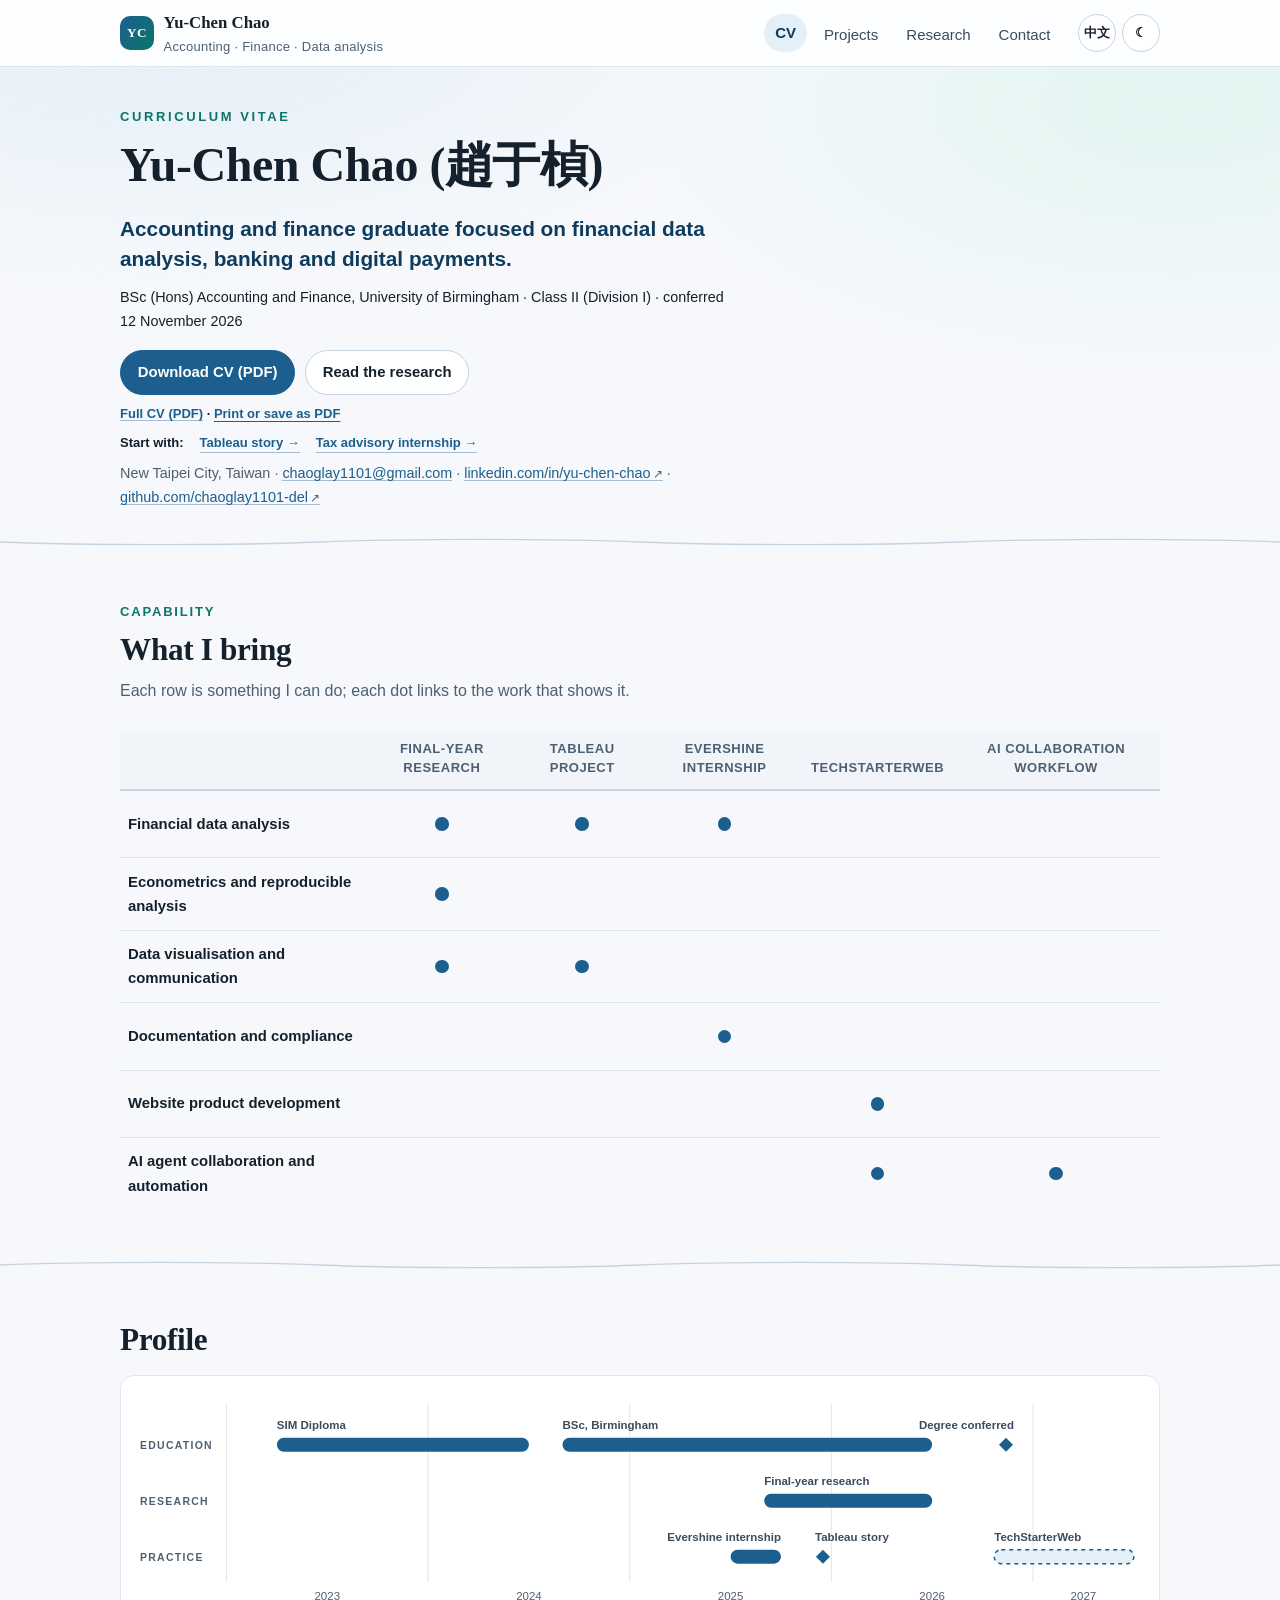
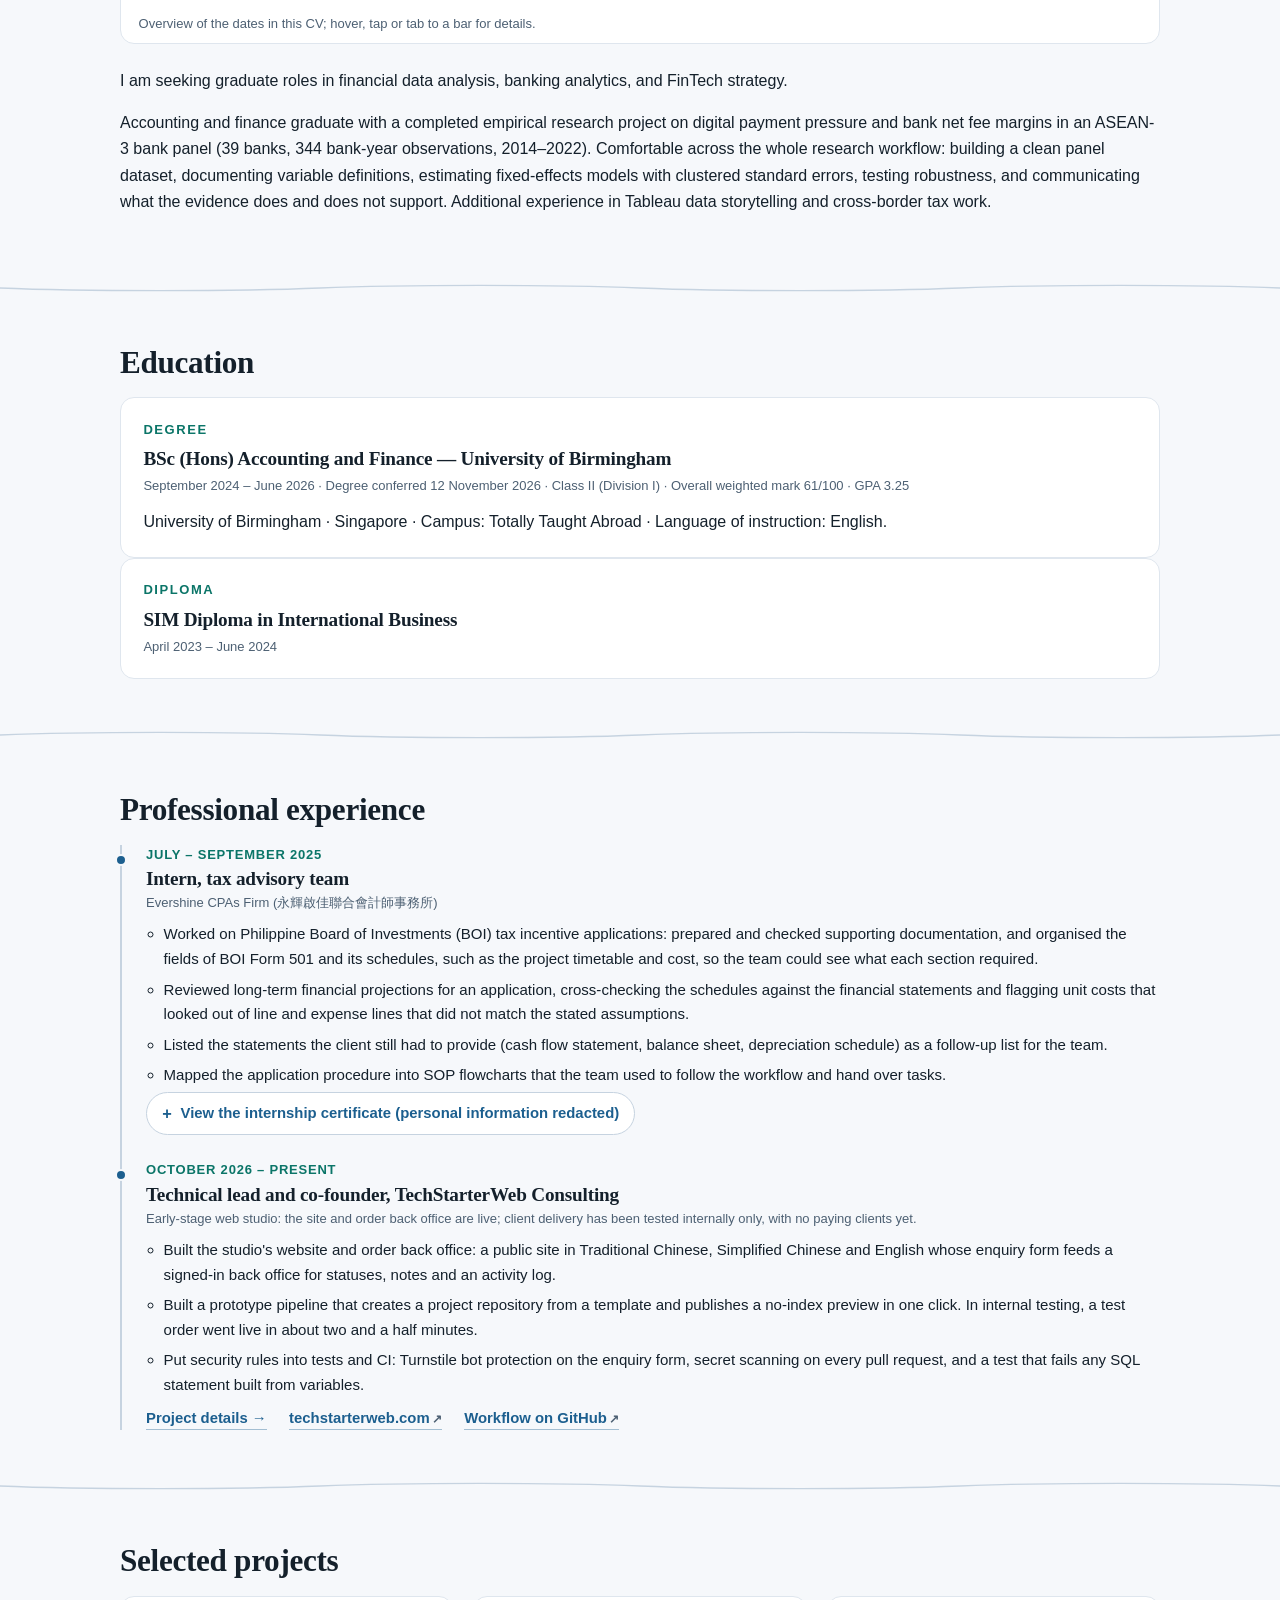
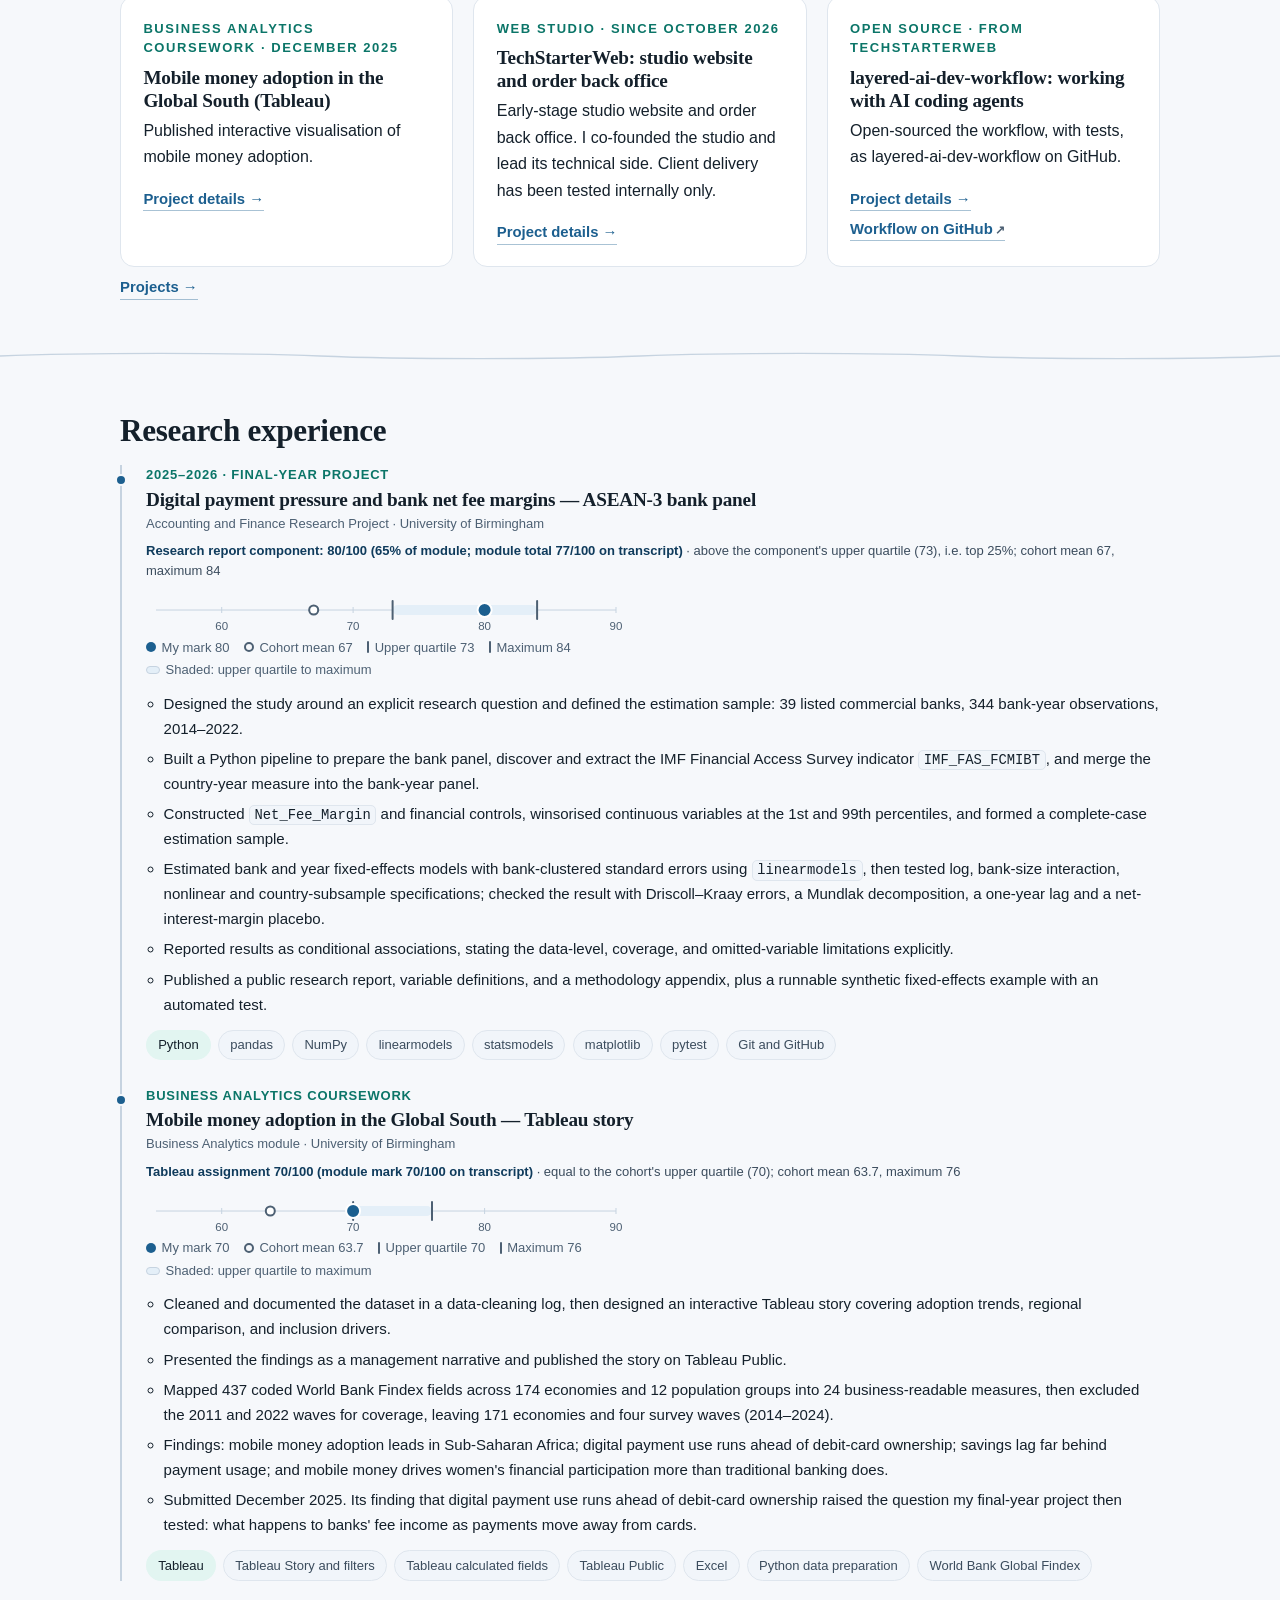
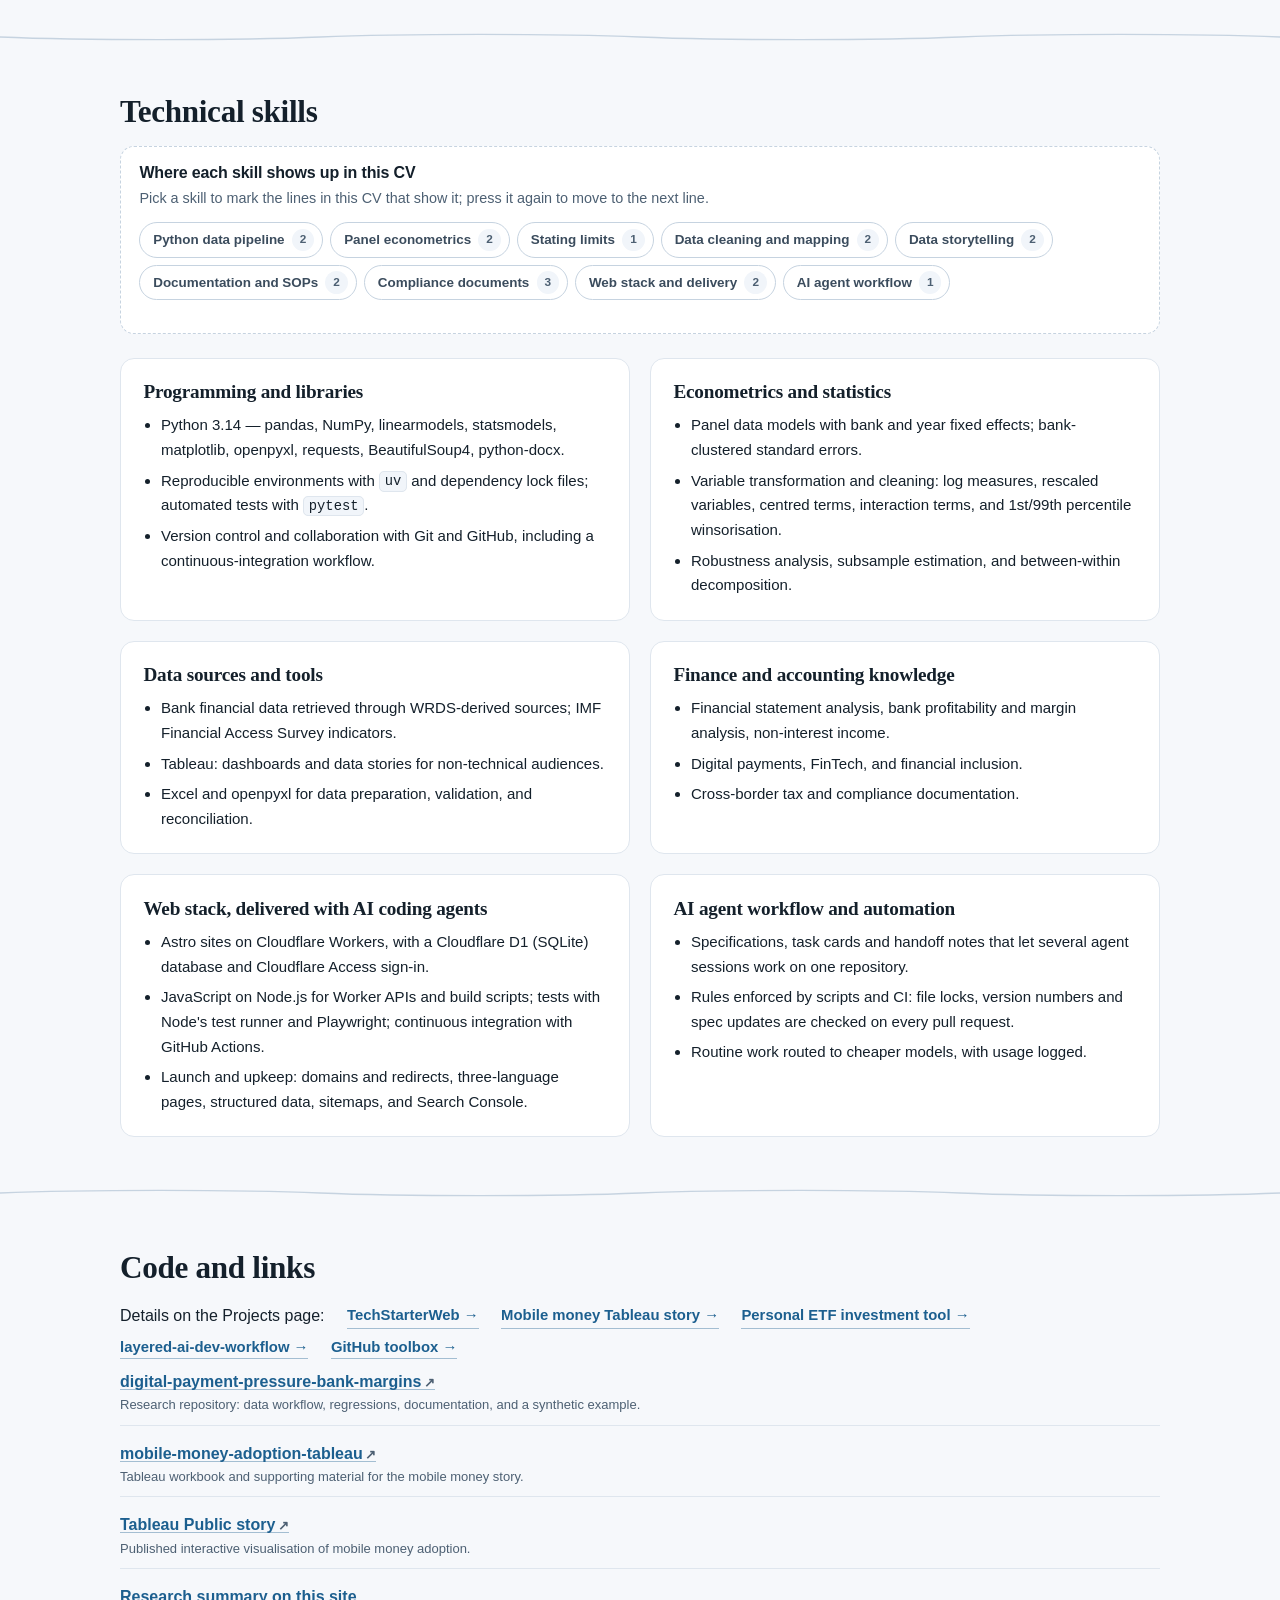
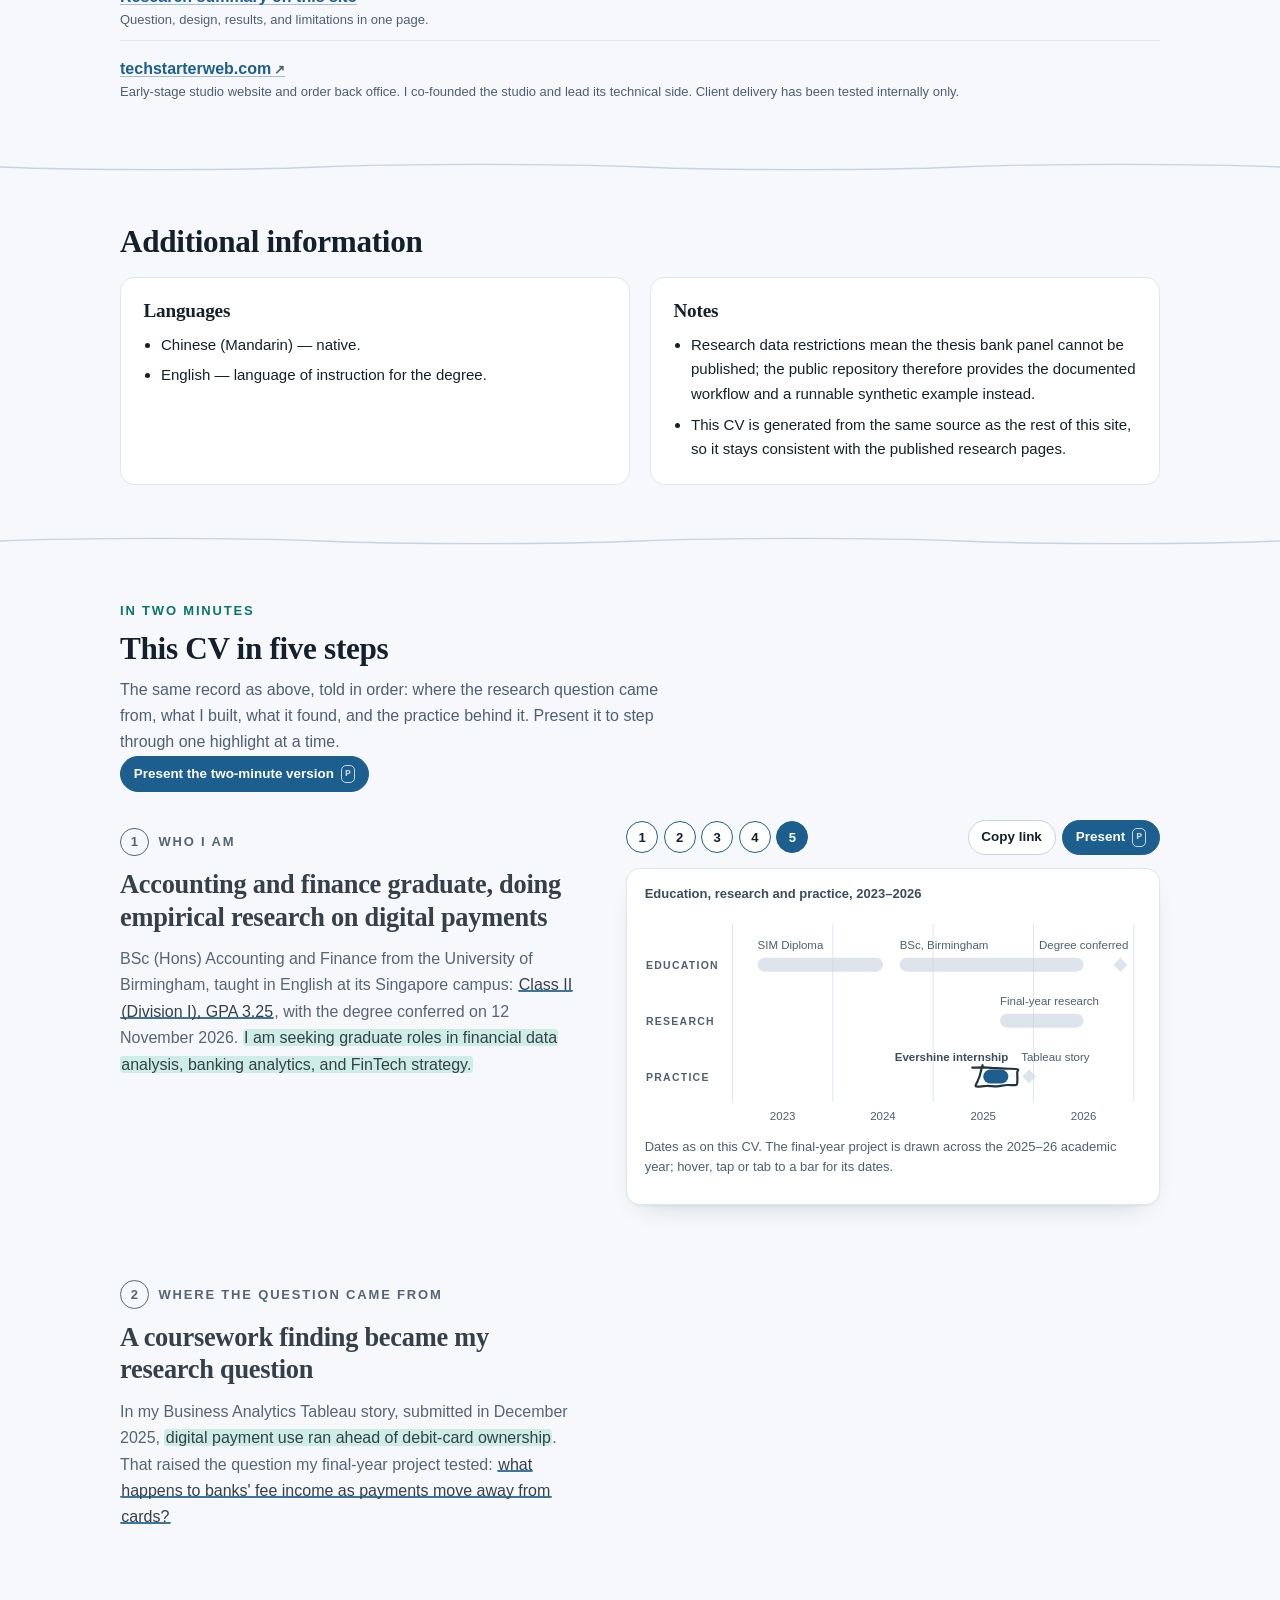
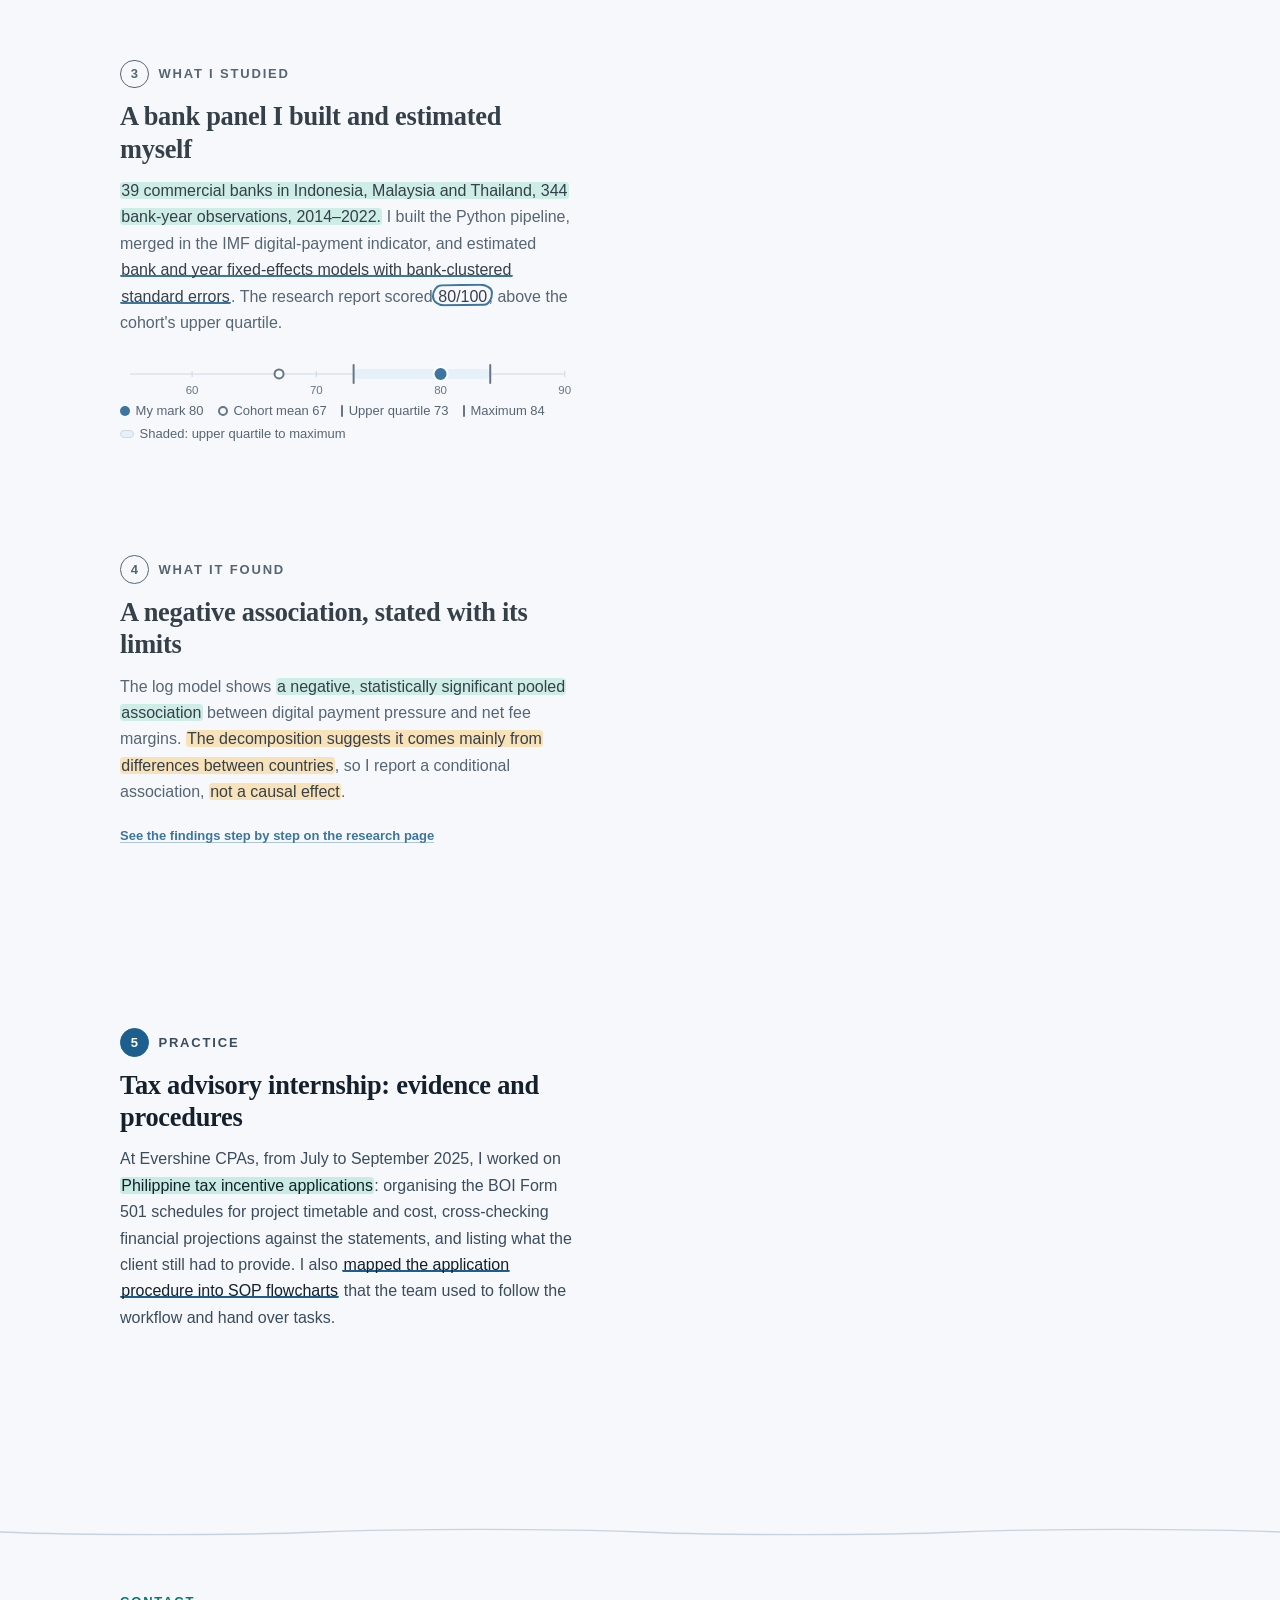
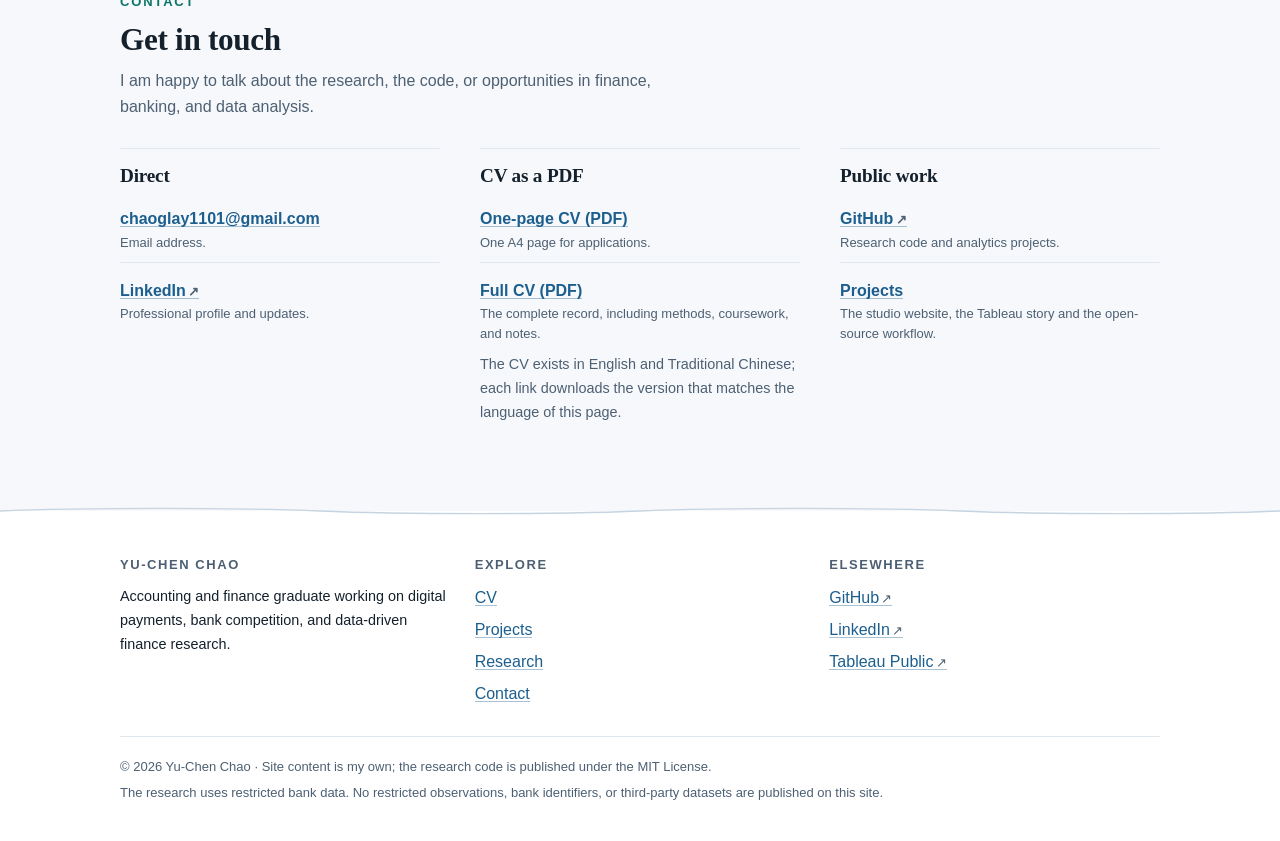
<file: index.html>
<!DOCTYPE html>
<html lang="en">
<head>
<meta charset="utf-8">
<meta name="viewport" content="width=device-width, initial-scale=1">
<title data-i18n="meta.home.title">Yu-Chen Chao — Accounting and Finance Graduate | CV, Research, and Data Analytics</title>
<meta name="description" content="Accounting and finance graduate (BSc Hons, University of Birmingham). Downloadable CV, plus a public bank-panel research report and Python analytics work." data-i18n-meta="meta.home.description">
<link rel="canonical" href="https://chaoglay1101-del.github.io/">
<link rel="icon" href="assets/img/favicon.svg" type="image/svg+xml">
<meta property="og:type" content="website">
<meta property="og:title" content="Yu-Chen Chao — Accounting and Finance Graduate | CV, Research, and Data Analytics" data-i18n-meta="meta.home.title">
<meta property="og:description" content="Accounting and finance graduate (BSc Hons, University of Birmingham). Downloadable CV, plus a public bank-panel research report and Python analytics work." data-i18n-meta="meta.home.description">
<meta property="og:url" content="https://chaoglay1101-del.github.io/">
<meta property="og:site_name" content="Yu-Chen Chao">
<meta property="og:locale" content="en_GB">
<meta property="og:image" content="https://chaoglay1101-del.github.io/assets/img/og-image.png">
<meta property="og:image:type" content="image/png">
<meta property="og:image:width" content="1200">
<meta property="og:image:height" content="630">
<meta property="og:image:alt" content="Card reading: Yu-Chen Chao, accounting and finance. Digital payment pressure and bank net fee margins in an ASEAN-3 bank panel, 39 banks, 344 bank-year observations, 2014-2022.">
<meta name="twitter:card" content="summary_large_image">
<meta name="twitter:image" content="https://chaoglay1101-del.github.io/assets/img/og-image.png">
<link rel="stylesheet" href="assets/css/styles.css">
<link rel="stylesheet" href="assets/css/motion.css">
<script>document.documentElement.classList.add("js");</script>
<script src="assets/js/i18n.js" defer></script>
<script src="assets/js/main.js" defer></script>
<script src="assets/js/story.js" defer onerror="document.documentElement.classList.add('story-off')"></script>
<script type="application/ld+json">
{
  "@context": "https://schema.org",
  "@type": "Person",
  "name": "Yu-Chen Chao",
  "alternateName": "趙于楨",
  "jobTitle": "Accounting and finance graduate",
  "email": "chaoglay1101@gmail.com",
  "alumniOf": { "@type": "CollegeOrUniversity", "name": "University of Birmingham" },
  "hasCredential": {
    "@type": "EducationalOccupationalCredential",
    "credentialCategory": "BSc (Hons) Accounting and Finance, Class II (Division I)"
  },
  "knowsAbout": [
    "Financial data analysis",
    "Digital payments",
    "Bank net fee margins",
    "Panel data econometrics",
    "Financial reporting",
    "Data visualisation"
  ],
  "seeks": {
    "@type": "Demand",
    "name": "Graduate roles in financial data analysis, banking analytics, and FinTech strategy"
  },
  "url": "https://chaoglay1101-del.github.io/",
  "sameAs": [
    "https://github.com/chaoglay1101-del",
    "https://www.linkedin.com/in/yu-chen-chao/"
  ]
}
</script>
</head>
<body class="cv-page">
<a class="skip-link" href="#main" data-i18n="ui.skip">Skip to main content</a>

<header class="site-header">
  <div class="container">
    <a class="brand" href="index.html">
      <span class="brand-mark" aria-hidden="true" data-i18n="name.monogram">YC</span>
      <span><span data-i18n="name.short">Yu-Chen Chao</span>
        <span class="brand-role" data-i18n="brand.role">Accounting · Finance · Data analysis</span>
      </span>
    </a>
    <nav class="primary-nav" id="primary-nav" aria-label="Primary" data-i18n-attr="aria-label:nav.primary">
      <ul class="nav-list">
        <li><a href="index.html" aria-current="page" data-i18n="nav.home">CV</a></li>
        <li><a href="projects.html" data-i18n="nav.projects">Projects</a></li>
        <li><a href="research.html" data-i18n="nav.research">Research</a></li>
        <li><a href="index.html#contact" data-i18n="nav.contact">Contact</a></li>
      </ul>
    </nav>
            <div class="header-tools">
      <button class="icon-btn" type="button" data-action="toggle-lang" lang="zh-Hant-TW" aria-label="將本頁切換為繁體中文" title="將本頁切換為繁體中文">中文</button>
      <button class="icon-btn" type="button" data-action="toggle-theme" aria-pressed="false" aria-label="Switch to dark theme" title="Switch to dark theme" data-label-dark="Switch to dark theme" data-label-light="Switch to light theme">☾</button>
      <button class="icon-btn nav-toggle" type="button" data-action="toggle-nav" aria-controls="primary-nav" aria-expanded="false" aria-label="Show navigation" data-i18n-attr="aria-label:nav.toggle">☰</button>
    </div>
  </div>
</header>

<main id="main">

  <section class="hero">
    <div class="container">
      <div class="hero-layout">
        <div class="hero-text">
          <p class="hero-name" data-i18n="cv.eyebrow">Curriculum vitae</p>
          <h1 data-i18n-html="name.fullHtml">Yu-Chen Chao <span class="nowrap">(趙于楨)</span></h1>
          <p class="hero-role" data-i18n="home.hero.title">Accounting and finance graduate focused on financial data analysis, banking and digital payments.</p>
          <p class="small" data-i18n="home.hero.role">BSc (Hons) Accounting and Finance, University of Birmingham · Class II (Division I) · conferred 12 November 2026</p>
          <div class="btn-group no-print">
            <a class="btn btn-primary" href="assets/pdf/Chao_YuChen_CV_EN.pdf" download data-cv-download="Chao_YuChen_CV" data-i18n="home.hero.ctaCv">Download CV (PDF)</a>
            <a class="btn" href="research.html" data-i18n="home.hero.research">Read the research</a>
          </div>
          <p class="hero-kicker no-print">
            <a href="assets/pdf/Chao_YuChen_CV_Full_EN.pdf" download data-cv-download="Chao_YuChen_CV_Full" data-i18n="home.contact.pdfFull">Full CV (PDF)</a>
            ·
            <button class="hero-print-link" type="button" data-action="print" data-i18n="cv.print">Print or save as PDF</button>
          </p>
          <p class="hero-kicker work-links no-print">
            <span data-i18n="home.hero.start">Start with:</span>
            <a href="projects.html#tableau" data-i18n="home.hero.startTableau">Tableau story</a>
            <a href="#cv-experience" data-i18n="home.hero.startInternship">Tax advisory internship</a>
          </p>
          <p class="muted small">
            <span data-i18n="cv.contact.location">New Taipei City, Taiwan</span>
            <span class="cv-phone"></span>
            ·
            <a href="mailto:chaoglay1101@gmail.com">chaoglay1101@gmail.com</a>
            ·
            <a href="https://www.linkedin.com/in/yu-chen-chao/" rel="noopener noreferrer" target="_blank">linkedin.com/in/yu-chen-chao</a>
            ·
            <a href="https://github.com/chaoglay1101-del" rel="noopener noreferrer" target="_blank">github.com/chaoglay1101-del</a>
          </p>
        </div>
      </div>
    </div>
  </section>

  <section class="section no-print" id="contribute" aria-labelledby="contribute-heading">
    <div class="container">
      <div class="section-head">
        <span class="eyebrow" data-i18n="home.contribute.eyebrow">Capability</span>
        <h2 id="contribute-heading" data-i18n="home.contribute.heading">What I bring</h2>
        <p data-i18n="home.contribute.lede">Each row is something I can do; each dot links to the work that shows it.</p>
      </div>
      <table class="matrix reveal" aria-labelledby="contribute-heading">
        <thead>
          <tr>
            <th scope="col"><span class="visually-hidden" data-i18n="home.contribute.corner">Capability</span></th>
            <th scope="col" data-i18n="home.contribute.col1">Final-year research</th>
            <th scope="col" data-i18n="home.contribute.col2">Tableau project</th>
            <th scope="col" data-i18n="home.contribute.col3">Evershine internship</th>
            <th scope="col" data-i18n="home.contribute.col4">TechStarterWeb</th>
            <th scope="col" data-i18n="home.contribute.col5">AI collaboration workflow</th>
          </tr>
        </thead>
        <tbody>
          <tr>
            <th scope="row" data-i18n="home.contribute.row1">Financial data analysis</th>
            <td class="mx-on"><a href="#evidence-pipeline" aria-label="Financial data analysis — Final-year research" data-i18n-attr="aria-label:home.contribute.link11"><span class="mx-dot" aria-hidden="true"></span><span class="mx-label" data-i18n="home.contribute.col1">Final-year research</span></a></td>
            <td class="mx-on"><a href="projects.html#tableau" aria-label="Financial data analysis — Tableau project" data-i18n-attr="aria-label:home.contribute.link12"><span class="mx-dot" aria-hidden="true"></span><span class="mx-label" data-i18n="home.contribute.col2">Tableau project</span></a></td>
            <td class="mx-on"><a href="#cv-internship" aria-label="Financial data analysis — Evershine internship" data-i18n-attr="aria-label:home.contribute.link13"><span class="mx-dot" aria-hidden="true"></span><span class="mx-label" data-i18n="home.contribute.col3">Evershine internship</span></a></td>
            <td class="mx-off" aria-hidden="true"></td>
            <td class="mx-off" aria-hidden="true"></td>
          </tr>
          <tr>
            <th scope="row" data-i18n="home.contribute.row2">Econometrics and reproducible analysis</th>
            <td class="mx-on"><a href="#evidence-panel" aria-label="Econometrics and reproducible analysis — Final-year research" data-i18n-attr="aria-label:home.contribute.link21"><span class="mx-dot" aria-hidden="true"></span><span class="mx-label" data-i18n="home.contribute.col1">Final-year research</span></a></td>
            <td class="mx-off" aria-hidden="true"></td>
            <td class="mx-off" aria-hidden="true"></td>
            <td class="mx-off" aria-hidden="true"></td>
            <td class="mx-off" aria-hidden="true"></td>
          </tr>
          <tr>
            <th scope="row" data-i18n="home.contribute.row3">Data visualisation and communication</th>
            <td class="mx-on"><a href="research.html#story" aria-label="Data visualisation and communication — Final-year research" data-i18n-attr="aria-label:home.contribute.link31"><span class="mx-dot" aria-hidden="true"></span><span class="mx-label" data-i18n="home.contribute.col1">Final-year research</span></a></td>
            <td class="mx-on"><a href="projects.html#tableau" aria-label="Data visualisation and communication — Tableau project" data-i18n-attr="aria-label:home.contribute.link32"><span class="mx-dot" aria-hidden="true"></span><span class="mx-label" data-i18n="home.contribute.col2">Tableau project</span></a></td>
            <td class="mx-off" aria-hidden="true"></td>
            <td class="mx-off" aria-hidden="true"></td>
            <td class="mx-off" aria-hidden="true"></td>
          </tr>
          <tr>
            <th scope="row" data-i18n="home.contribute.row4">Documentation and compliance</th>
            <td class="mx-off" aria-hidden="true"></td>
            <td class="mx-off" aria-hidden="true"></td>
            <td class="mx-on"><a href="#evidence-compliance" aria-label="Documentation and compliance — Evershine internship" data-i18n-attr="aria-label:home.contribute.link43"><span class="mx-dot" aria-hidden="true"></span><span class="mx-label" data-i18n="home.contribute.col3">Evershine internship</span></a></td>
            <td class="mx-off"></td>
            <td class="mx-off" aria-hidden="true"></td>
          </tr>
          <tr>
            <th scope="row" data-i18n="home.contribute.row5">Website product development</th>
            <td class="mx-off" aria-hidden="true"></td>
            <td class="mx-off" aria-hidden="true"></td>
            <td class="mx-off" aria-hidden="true"></td>
            <td class="mx-on"><a href="projects.html#techstarterweb" aria-label="Website product development — TechStarterWeb" data-i18n-attr="aria-label:home.contribute.link54"><span class="mx-dot" aria-hidden="true"></span><span class="mx-label" data-i18n="home.contribute.col4">TechStarterWeb</span></a></td>
            <td class="mx-off" aria-hidden="true"></td>
          </tr>
          <tr>
            <th scope="row" data-i18n="home.contribute.row6">AI agent collaboration and automation</th>
            <td class="mx-off" aria-hidden="true"></td>
            <td class="mx-off" aria-hidden="true"></td>
            <td class="mx-off" aria-hidden="true"></td>
            <td class="mx-on"><a href="projects.html#techstarterweb" aria-label="AI agent collaboration and automation — TechStarterWeb" data-i18n-attr="aria-label:home.contribute.link64"><span class="mx-dot" aria-hidden="true"></span><span class="mx-label" data-i18n="home.contribute.col4">TechStarterWeb</span></a></td>
            <td class="mx-on"><a href="projects.html#workflow" aria-label="AI agent collaboration and automation — AI collaboration workflow" data-i18n-attr="aria-label:home.contribute.link65"><span class="mx-dot" aria-hidden="true"></span><span class="mx-label" data-i18n="home.contribute.col5">AI collaboration workflow</span></a></td>
          </tr>
        </tbody>
      </table>
    </div>
  </section>

  <div class="present-ui screen-only" data-present-ui hidden>
    <div class="present-top">
      <span class="present-brand"><span class="brand-mark" aria-hidden="true" data-i18n="name.monogram">YC</span><span class="present-title" data-i18n="name.full">Yu-Chen Chao (趙于楨)</span></span>
      <span class="present-timer" data-present-timer hidden></span>
      <span class="present-count" data-present-count aria-live="polite"></span>
      <button class="icon-btn" type="button" data-story="timer" data-present-timer-toggle aria-label="Show or hide the timer" title="Show or hide the timer" data-i18n-attr="aria-label:story.ui.timerToggle,title:story.ui.timerToggle" hidden><svg viewBox="0 0 20 20" width="16" height="16" aria-hidden="true" focusable="false"><circle cx="10" cy="11" r="6.5" fill="none" stroke="currentColor" stroke-width="1.8"/><path d="M10 7.5V11l2.3 1.6M8 2.5h4" fill="none" stroke="currentColor" stroke-width="1.8" stroke-linecap="round"/></svg></button>
      <button class="icon-btn" type="button" data-story="fullscreen" data-present-fullscreen aria-label="Full screen" title="Full screen" data-i18n-attr="aria-label:story.ui.fullscreen,title:story.ui.fullscreen">⤢</button>
      <button class="btn btn-small" type="button" data-story="exit"><span data-i18n="story.ui.exit">Exit</span> <kbd>Esc</kbd></button>
    </div>
    <div class="present-bottom">
      <button class="icon-btn" type="button" data-story="prev" data-present-prev aria-label="Previous step" data-i18n-attr="aria-label:story.ui.prev">←</button>
      <div class="present-track" data-present-track><span class="present-fill" data-present-fill></span></div>
      <button class="icon-btn" type="button" data-story="next" data-present-next aria-label="Next step" data-i18n-attr="aria-label:story.ui.next">→</button>
      <span class="present-hint" data-i18n="story.ui.hint">← → or Space</span>
    </div>
  </div>

  <div class="jump-bar screen-only" data-jump-bar hidden>
    <span data-jump-label></span>
    <button class="btn btn-small" type="button" data-jump-next><span data-i18n="story.ui.nextPlace">Next</span></button>
    <button class="btn btn-small" type="button" data-jump-back><span data-i18n="story.ui.back">Back</span></button>
    <button class="icon-btn" type="button" data-jump-close aria-label="Close" title="Close" data-i18n-attr="aria-label:story.ui.close,title:story.ui.close">×</button>
  </div>


  <section class="section" id="profile">
    <div class="container">
      <h2 data-i18n="cv.profile.heading">Profile</h2>
      <figure class="work-timeline screen-only">
        <div class="work-timeline-plot" data-timeline></div>
        <figcaption class="small muted" data-i18n="home.work.tlNote">Overview of the dates in this CV; hover, tap or tab to a bar for details.</figcaption>
      </figure>
      <p data-i18n="cv.profile.target">I am seeking graduate roles in financial data analysis, banking analytics, and FinTech strategy.</p>
      <p data-i18n="cv.profile.body">Accounting and finance graduate with a completed empirical research project on digital payment pressure and bank net fee margins in an ASEAN-3 bank panel (39 banks, 344 bank-year observations, 2014–2022). Comfortable across the whole research workflow: building a clean panel dataset, documenting variable definitions, estimating fixed-effects models with clustered standard errors, testing robustness, and communicating what the evidence does and does not support. Additional experience in Tableau data storytelling and cross-border tax work.</p>
    </div>
  </section>

  <section class="section" id="cv-education">
    <div class="container">
      <h2 data-i18n="cv.edu.heading">Education</h2>
      <div class="card">
        <span class="card-tag" data-i18n="cv.edu.tag">Degree</span>
        <h3 data-i18n="cv.edu.degree">BSc (Hons) Accounting and Finance — University of Birmingham</h3>
        <p class="card-meta" data-i18n-html="cv.edu.meta">September 2024 – June 2026 · Degree conferred 12 November 2026 · Class II (Division I) · Overall weighted mark 61/100 · GPA 3.25</p>
        <p data-i18n="cv.edu.language">University of Birmingham · Singapore · Campus: Totally Taught Abroad · Language of instruction: English.</p>
      </div>
      <div class="card">
        <span class="card-tag" data-i18n="cv.edu.diplomaTag">Diploma</span>
        <h3 data-i18n="cv.edu.diploma">SIM Diploma in International Business</h3>
        <p class="card-meta" data-i18n="cv.edu.diplomaDates">April 2023 – June 2024</p>
      </div>
    </div>
  </section>

  <section class="section" id="cv-experience">
    <div class="container">
      <h2 data-i18n="cv.exp.heading">Professional experience</h2>
      <ul class="timeline">
        <li id="cv-internship">
          <span class="timeline-when" data-i18n="cv.exp.when1">July – September 2025</span>
          <h3 data-i18n="cv.exp.title1">Intern, tax advisory team</h3>
          <p class="timeline-org" data-i18n="cv.exp.org1">Evershine CPAs Firm (永輝啟佳聯合會計師事務所)</p>
          <ul class="card-list">
            <li data-i18n="cv.exp.b1" data-ev="compliance">Worked on Philippine Board of Investments (BOI) tax incentive applications: prepared and checked supporting documentation, and organised the fields of BOI Form 501 and its schedules, such as the project timetable and cost, so the team could see what each section required.</li>
            <li data-i18n="cv.exp.b2" data-ev="compliance">Reviewed long-term financial projections for an application, cross-checking the schedules against the financial statements and flagging unit costs that looked out of line and expense lines that did not match the stated assumptions.</li>
            <li data-i18n="cv.exp.b3" data-ev="compliance">Listed the statements the client still had to provide (cash flow statement, balance sheet, depreciation schedule) as a follow-up list for the team.</li>
            <li data-i18n="cv.exp.b4" data-ev="docs">Mapped the application procedure into SOP flowcharts that the team used to follow the workflow and hand over tasks.</li>
          </ul>
          <details class="more screen-only">
            <summary data-i18n="cv.exp.certificateSummary">View the internship certificate (personal information redacted)</summary>
            <figure class="embedded-work certificate-work">
              <iframe
                class="certificate-frame"
                src="assets/pdf/Internship_Certificate_Redacted.pdf"
                title="Internship certificate with personal information redacted"
                data-i18n-attr="title:cv.exp.certificateTitle"
                loading="lazy"></iframe>
              <figcaption data-i18n="cv.exp.certificateCaption">Internship certificate. Personal information has been redacted.</figcaption>
              <a href="assets/pdf/Internship_Certificate_Redacted.pdf" target="_blank" rel="noopener noreferrer" data-i18n="cv.exp.certificateOpen">Open certificate PDF</a>
            </figure>
          </details>
        </li>
        <li>
          <span class="timeline-when" data-i18n="cv.exp.when2">October 2026 – present</span>
          <h3 data-i18n="cv.exp.title2">Technical lead and co-founder, TechStarterWeb Consulting</h3>
          <p class="timeline-org" data-i18n="cv.exp.tswStatus">Early-stage web studio: the site and order back office are live; client delivery has been tested internally only, with no paying clients yet.</p>
          <ul class="card-list">
            <li data-i18n="cv.exp.c1" data-ev="web">Built the studio's website and order back office: a public site in Traditional Chinese, Simplified Chinese and English whose enquiry form feeds a signed-in back office for statuses, notes and an activity log.</li>
            <li data-i18n="cv.exp.c5" data-ev="web">Built a prototype pipeline that creates a project repository from a template and publishes a no-index preview in one click. In internal testing, a test order went live in about two and a half minutes.</li>
            <li data-i18n="cv.exp.c9" data-ev="agents">Put security rules into tests and CI: Turnstile bot protection on the enquiry form, secret scanning on every pull request, and a test that fails any SQL statement built from variables.</li>
          </ul>
          <p class="work-links no-print">
            <a href="projects.html#techstarterweb" data-i18n="cv.exp.tswLink">Project details</a>
            <a href="https://techstarterweb.com/" rel="noopener noreferrer" target="_blank" data-i18n="cv.exp.tswSite">techstarterweb.com</a>
            <a href="https://github.com/chaoglay1101-del/layered-ai-dev-workflow" rel="noopener noreferrer" target="_blank" data-i18n="cv.exp.workflowLink">Workflow on GitHub</a>
          </p>
        </li>
      </ul>
    </div>
  </section>

  <section class="section" id="home-work">
    <div class="container">
      <h2 data-i18n="op.projHeading">Selected projects</h2>
      <div class="grid grid-3">
        <div class="card">
          <span class="card-tag" data-i18n="research.index.p2kind">Business Analytics coursework · December 2025</span>
          <h3 data-i18n="research.index.p2">Mobile money adoption in the Global South (Tableau)</h3>
          <p data-i18n="cv.projects.l3n">Published interactive visualisation of mobile money adoption.</p>
          <p class="work-links no-print"><a href="projects.html#tableau" data-i18n="cv.exp.tswLink">Project details</a></p>
        </div>
        <div class="card">
          <span class="card-tag" data-i18n="research.index.p3kind">Web studio · since October 2026</span>
          <h3 data-i18n="research.index.p3">TechStarterWeb: studio website and order back office</h3>
          <p data-i18n="cv.projects.l5n">Early-stage studio website and order back office. I co-founded the studio and lead its technical side. Client delivery has been tested internally only.</p>
          <p class="work-links no-print"><a href="projects.html#techstarterweb" data-i18n="cv.exp.tswLink">Project details</a></p>
        </div>
        <div class="card">
          <span class="card-tag" data-i18n="projects.index.p3kind">Open source · from TechStarterWeb</span>
          <h3 data-i18n="projects.index.p3">layered-ai-dev-workflow: working with AI coding agents</h3>
          <p data-i18n="cv.exp.c6">Open-sourced the workflow, with tests, as layered-ai-dev-workflow on GitHub.</p>
          <p class="work-links no-print">
            <a href="projects.html#workflow" data-i18n="cv.exp.tswLink">Project details</a>
            <a href="https://github.com/chaoglay1101-del/layered-ai-dev-workflow" rel="noopener noreferrer" target="_blank" data-i18n="cv.exp.workflowLink">Workflow on GitHub</a>
          </p>
        </div>
      </div>
      <p class="work-links no-print"><a href="projects.html" data-i18n="nav.projects">Projects</a></p>
    </div>
  </section>

  <section class="section" id="cv-research">
    <div class="container">
      <h2 data-i18n="cv.research.heading">Research experience</h2>
      <ul class="timeline">
        <li>
          <span class="timeline-when" data-i18n="cv.research.when1">2025–2026 · Final-year project</span>
          <h3 data-i18n="cv.research.title1">Digital payment pressure and bank net fee margins — ASEAN-3 bank panel</h3>
          <p class="timeline-org" data-i18n="cv.research.org1">Accounting and Finance Research Project · University of Birmingham</p>
          <p class="timeline-grade" data-i18n-html="cv.research.grade1"><strong>Research report component: 80/100 (65% of module; module total 77/100 on transcript)</strong> · above the component's upper quartile (73), i.e. top 25%; cohort mean 67, maximum 84</p>
          <div class="cohort screen-only" data-cohort="research"><div class="cohort-plot"></div></div>
          <ul class="card-list">
            <li data-i18n="cv.research.b1">Designed the study around an explicit research question and defined the estimation sample: 39 listed commercial banks, 344 bank-year observations, 2014–2022.</li>
            <li data-i18n-html="cv.research.b2" data-ev="pipeline">Built a Python pipeline to prepare the bank panel, discover and extract the IMF Financial Access Survey indicator <code>IMF_FAS_FCMIBT</code>, and merge the country-year measure into the bank-year panel.</li>
            <li data-i18n-html="cv.research.b3" data-ev="panel">Constructed <code>Net_Fee_Margin</code> and financial controls, winsorised continuous variables at the 1st and 99th percentiles, and formed a complete-case estimation sample.</li>
            <li data-i18n-html="cv.research.b4" data-ev="panel">Estimated bank and year fixed-effects models with bank-clustered standard errors using <code>linearmodels</code>, then tested log, bank-size interaction, nonlinear and country-subsample specifications; checked the result with Driscoll–Kraay errors, a Mundlak decomposition, a one-year lag and a net-interest-margin placebo.</li>
            <li data-i18n="cv.research.b5" data-ev="limits">Reported results as conditional associations, stating the data-level, coverage, and omitted-variable limitations explicitly.</li>
            <li data-i18n="cv.research.b6" data-ev="pipeline docs">Published a public research report, variable definitions, and a methodology appendix, plus a runnable synthetic fixed-effects example with an automated test.</li>
          </ul>
          <ul class="chips">
            <li class="chip chip-accent">Python</li>
            <li class="chip">pandas</li>
            <li class="chip">NumPy</li>
            <li class="chip">linearmodels</li>
            <li class="chip">statsmodels</li>
            <li class="chip">matplotlib</li>
            <li class="chip">pytest</li>
            <li class="chip">Git and GitHub</li>
          </ul>
        </li>
        <li>
          <span class="timeline-when" data-i18n="cv.research.when2">Business Analytics coursework</span>
          <h3 data-i18n="cv.research.title2">Mobile money adoption in the Global South — Tableau story</h3>
          <p class="timeline-org" data-i18n="cv.research.org2">Business Analytics module · University of Birmingham</p>
          <p class="timeline-grade" data-i18n-html="cv.research.grade2"><strong>Tableau assignment 70/100 (module mark 70/100 on transcript)</strong> · equal to the cohort's upper quartile (70); cohort mean 63.7, maximum 76</p>
          <div class="cohort screen-only" data-cohort="tableau"><div class="cohort-plot"></div></div>
          <ul class="card-list">
            <li data-i18n="cv.research.b7" data-ev="cleaning story">Cleaned and documented the dataset in a data-cleaning log, then designed an interactive Tableau story covering adoption trends, regional comparison, and inclusion drivers.</li>
            <li data-i18n="cv.research.b8" data-ev="story">Presented the findings as a management narrative and published the story on Tableau Public.</li>
            <li data-i18n="cv.research.b9" data-ev="cleaning">Mapped 437 coded World Bank Findex fields across 174 economies and 12 population groups into 24 business-readable measures, then excluded the 2011 and 2022 waves for coverage, leaving 171 economies and four survey waves (2014–2024).</li>
            <li data-i18n="cv.research.b10">Findings: mobile money adoption leads in Sub-Saharan Africa; digital payment use runs ahead of debit-card ownership; savings lag far behind payment usage; and mobile money drives women's financial participation more than traditional banking does.</li>
            <li data-i18n="cv.research.b11">Submitted December 2025. Its finding that digital payment use runs ahead of debit-card ownership raised the question my final-year project then tested: what happens to banks' fee income as payments move away from cards.</li>
          </ul>
          <ul class="chips">
            <li class="chip chip-accent">Tableau</li>
            <li class="chip">Tableau Story and filters</li>
            <li class="chip">Tableau calculated fields</li>
            <li class="chip">Tableau Public</li>
            <li class="chip">Excel</li>
            <li class="chip">Python data preparation</li>
            <li class="chip">World Bank Global Findex</li>
          </ul>
        </li>
      </ul>
    </div>
  </section>

  <section class="section" id="cv-skills">
    <div class="container">
      <h2 data-i18n="cv.skills.heading">Technical skills</h2>
      <div class="evidence screen-only" data-evidence-index>
        <h3 data-i18n="cv.evidence.heading">Where each skill shows up in this CV</h3>
        <p class="small muted" data-i18n="cv.evidence.lede">Pick a skill to mark the lines in this CV that show it; press it again to move to the next line.</p>
        <div class="evidence-chips" role="group" aria-label="Skills" data-i18n-attr="aria-label:cv.evidence.group">
          <button class="chip-btn" type="button" data-evidence="pipeline" aria-pressed="false"><span data-i18n="cv.evidence.pipeline">Python data pipeline</span><span class="ev-count" aria-hidden="true"></span></button>
          <button class="chip-btn" type="button" data-evidence="panel" aria-pressed="false"><span data-i18n="cv.evidence.panel">Panel econometrics</span><span class="ev-count" aria-hidden="true"></span></button>
          <button class="chip-btn" type="button" data-evidence="limits" aria-pressed="false"><span data-i18n="cv.evidence.limits">Stating limits</span><span class="ev-count" aria-hidden="true"></span></button>
          <button class="chip-btn" type="button" data-evidence="cleaning" aria-pressed="false"><span data-i18n="cv.evidence.cleaning">Data cleaning and mapping</span><span class="ev-count" aria-hidden="true"></span></button>
          <button class="chip-btn" type="button" data-evidence="story" aria-pressed="false"><span data-i18n="cv.evidence.story">Data storytelling</span><span class="ev-count" aria-hidden="true"></span></button>
          <button class="chip-btn" type="button" data-evidence="docs" aria-pressed="false"><span data-i18n="cv.evidence.docs">Documentation and SOPs</span><span class="ev-count" aria-hidden="true"></span></button>
          <button class="chip-btn" type="button" data-evidence="compliance" aria-pressed="false"><span data-i18n="cv.evidence.compliance">Compliance documents</span><span class="ev-count" aria-hidden="true"></span></button>
          <button class="chip-btn" type="button" data-evidence="web" aria-pressed="false"><span data-i18n="cv.evidence.web">Web stack and delivery</span><span class="ev-count" aria-hidden="true"></span></button>
          <button class="chip-btn" type="button" data-evidence="agents" aria-pressed="false"><span data-i18n="cv.evidence.agents">AI agent workflow</span><span class="ev-count" aria-hidden="true"></span></button>
        </div>
        <p class="evidence-status" data-evidence-status aria-live="polite"></p>
      </div>
      <div class="grid grid-2">
        <div class="card">
          <h3 data-i18n="cv.skills.c1">Programming and libraries</h3>
          <ul class="card-list">
            <li data-i18n="cv.skills.c1a">Python 3.14 — pandas, NumPy, linearmodels, statsmodels, matplotlib, openpyxl, requests, BeautifulSoup4, python-docx.</li>
            <li data-i18n-html="cv.skills.c1b">Reproducible environments with <code>uv</code> and dependency lock files; automated tests with <code>pytest</code>.</li>
            <li data-i18n="cv.skills.c1c">Version control and collaboration with Git and GitHub, including a continuous-integration workflow.</li>
          </ul>
        </div>
        <div class="card">
          <h3 data-i18n="cv.skills.c2">Econometrics and statistics</h3>
          <ul class="card-list">
            <li data-i18n="cv.skills.c2b">Panel data models with bank and year fixed effects; bank-clustered standard errors.</li>
            <li data-i18n="cv.skills.c2c">Variable transformation and cleaning: log measures, rescaled variables, centred terms, interaction terms, and 1st/99th percentile winsorisation.</li>
            <li data-i18n="cv.skills.c2d">Robustness analysis, subsample estimation, and between-within decomposition.</li>
          </ul>
        </div>
        <div class="card">
          <h3 data-i18n="cv.skills.c3">Data sources and tools</h3>
          <ul class="card-list">
            <li data-i18n="cv.skills.c3b">Bank financial data retrieved through WRDS-derived sources; IMF Financial Access Survey indicators.</li>
            <li data-i18n="cv.skills.c3c">Tableau: dashboards and data stories for non-technical audiences.</li>
            <li data-i18n="cv.skills.c3d">Excel and openpyxl for data preparation, validation, and reconciliation.</li>
          </ul>
        </div>
        <div class="card">
          <h3 data-i18n="cv.skills.c4">Finance and accounting knowledge</h3>
          <ul class="card-list">
            <li data-i18n="cv.skills.c4b">Financial statement analysis, bank profitability and margin analysis, non-interest income.</li>
            <li data-i18n="cv.skills.c4c">Digital payments, FinTech, and financial inclusion.</li>
            <li data-i18n="cv.skills.c4d">Cross-border tax and compliance documentation.</li>
          </ul>
        </div>
        <div class="card">
          <h3 data-i18n="cv.skills.c5">Web stack, delivered with AI coding agents</h3>
          <ul class="card-list">
            <li data-i18n="cv.skills.c5b">Astro sites on Cloudflare Workers, with a Cloudflare D1 (SQLite) database and Cloudflare Access sign-in.</li>
            <li data-i18n="cv.skills.c5c">JavaScript on Node.js for Worker APIs and build scripts; tests with Node's test runner and Playwright; continuous integration with GitHub Actions.</li>
            <li data-i18n="cv.skills.c5d">Launch and upkeep: domains and redirects, three-language pages, structured data, sitemaps, and Search Console.</li>
          </ul>
        </div>
        <div class="card">
          <h3 data-i18n="cv.skills.c6">AI agent workflow and automation</h3>
          <ul class="card-list">
            <li data-i18n="cv.skills.c6b">Specifications, task cards and handoff notes that let several agent sessions work on one repository.</li>
            <li data-i18n="cv.skills.c6c">Rules enforced by scripts and CI: file locks, version numbers and spec updates are checked on every pull request.</li>
            <li data-i18n="cv.skills.c6d">Routine work routed to cheaper models, with usage logged.</li>
          </ul>
        </div>
      </div>
    </div>
  </section>

  <section class="section" id="cv-projects">
    <div class="container">
      <h2 data-i18n="cv.projects.heading">Code and links</h2>
      <p class="work-links no-print">
        <span data-i18n="cv.projects.pageLead">Details on the Projects page:</span>
        <a href="projects.html#techstarterweb" data-i18n="cv.projects.pTsw">TechStarterWeb</a>
        <a href="projects.html#tableau" data-i18n="cv.projects.pTableau">Mobile money Tableau story</a>
        <a href="projects.html#investment-tool" data-i18n="cv.projects.pInvestment">Personal ETF investment tool</a>
        <a href="projects.html#workflow" data-i18n="cv.projects.pWorkflow">layered-ai-dev-workflow</a>
        <a href="projects.html#github-toolbox" data-i18n="cv.projects.pGhtb">GitHub toolbox</a>
      </p>
      <ul class="link-list">
        <li>
          <a href="https://github.com/chaoglay1101-del/digital-payment-pressure-bank-margins" rel="noopener noreferrer" data-i18n="cv.projects.l1" target="_blank">digital-payment-pressure-bank-margins</a>
          <span class="link-note" data-i18n="cv.projects.l1n">Research repository: data workflow, regressions, documentation, and a synthetic example.</span>
        </li>
        <li>
          <a href="https://github.com/chaoglay1101-del/mobile-money-adoption-tableau" rel="noopener noreferrer" data-i18n="cv.projects.l2" target="_blank">mobile-money-adoption-tableau</a>
          <span class="link-note" data-i18n="cv.projects.l2n">Tableau workbook and supporting material for the mobile money story.</span>
        </li>
        <li>
          <a href="https://public.tableau.com/views/BANALAssignment2/STORY" rel="noopener noreferrer" data-i18n="cv.projects.l3" target="_blank">Tableau Public story</a>
          <span class="link-note" data-i18n="cv.projects.l3n">Published interactive visualisation of mobile money adoption.</span>
        </li>
        <li>
          <a href="research.html" data-i18n="cv.projects.l4">Research summary on this site</a>
          <span class="link-note" data-i18n="cv.projects.l4n">Question, design, results, and limitations in one page.</span>
        </li>
        <li>
          <a href="https://techstarterweb.com/" rel="noopener noreferrer" target="_blank" data-i18n="cv.projects.l5">techstarterweb.com</a>
          <span class="link-note" data-i18n="cv.projects.l5n">Early-stage studio website and order back office. I co-founded the studio and lead its technical side. Client delivery has been tested internally only.</span>
        </li>
      </ul>
    </div>
  </section>

  <section class="section" id="cv-additional">
    <div class="container">
      <h2 data-i18n="cv.additional.heading">Additional information</h2>
      <div class="grid grid-2">
        <div class="card">
          <h3 data-i18n="cv.additional.languages">Languages</h3>
          <ul class="card-list">
            <li data-i18n="cv.additional.lang1">Chinese (Mandarin) — native.</li>
            <li data-i18n="cv.additional.lang2">English — language of instruction for the degree.</li>
          </ul>
        </div>
        <div class="card">
          <h3 data-i18n="cv.additional.notes">Notes</h3>
          <ul class="card-list">
            <li data-i18n="cv.additional.n1">Research data restrictions mean the thesis bank panel cannot be published; the public repository therefore provides the documented workflow and a runnable synthetic example instead.</li>
            <li data-i18n="cv.additional.n2">This CV is generated from the same source as the rest of this site, so it stays consistent with the published research pages.</li>
          </ul>
        </div>
      </div>
    </div>
  </section>

  <section class="section screen-only cv-tour" id="intro" aria-labelledby="intro-heading">
    <div class="container story-container">
      <div class="section-head">
        <span class="eyebrow" data-i18n="cv.tour.eyebrow">In two minutes</span>
        <h2 id="intro-heading" data-i18n="cv.tour.heading">This CV in five steps</h2>
        <p data-i18n="cv.tour.lede">The same record as above, told in order: where the research question came from, what I built, what it found, and the practice behind it. Present it to step through one highlight at a time.</p>
        <button class="btn btn-primary btn-small" type="button" data-story="present" data-from-start><span data-i18n="cv.tour.present">Present the two-minute version</span> <kbd>P</kbd></button>
      </div>

      <div class="story story--cv" id="intro-deck" data-deck="cv" data-deck-prefix="intro" data-deck-timer="15,20,30,20,15" tabindex="-1">
        <div class="story-steps">
          <article class="step" id="intro-1" data-clicks="2" aria-labelledby="intro-s1-title">
            <div class="step-text">
              <p class="step-kicker"><span class="step-num" aria-hidden="true">1</span><span data-i18n="cv.tour.s1.kicker">Who I am</span></p>
              <h3 id="intro-s1-title" data-i18n="cv.tour.s1.title">Accounting and finance graduate, doing empirical research on digital payments</h3>
              <p data-i18n-html="cv.tour.s1.body">BSc (Hons) Accounting and Finance from the University of Birmingham, taught in English at its Singapore campus: <mark class="mk mk--key" data-mark="1">Class II (Division I), GPA 3.25</mark>, with the degree conferred on 12 November 2026. <mark class="mk mk--find" data-mark="2">I am seeking graduate roles in financial data analysis, banking analytics, and FinTech strategy.</mark></p>
            </div>
          </article>
          <article class="step" id="intro-2" data-clicks="2" aria-labelledby="intro-s2-title">
            <div class="step-text">
              <p class="step-kicker"><span class="step-num" aria-hidden="true">2</span><span data-i18n="cv.tour.s2.kicker">Where the question came from</span></p>
              <h3 id="intro-s2-title" data-i18n="cv.tour.s2.title">A coursework finding became my research question</h3>
              <p data-i18n-html="cv.tour.s2.body">In my Business Analytics Tableau story, submitted in December 2025, <mark class="mk mk--find" data-mark="1">digital payment use ran ahead of debit-card ownership</mark>. That raised the question my final-year project tested: <mark class="mk mk--key" data-mark="2">what happens to banks' fee income as payments move away from cards?</mark></p>
            </div>
          </article>
          <article class="step" id="intro-3" data-clicks="3" aria-labelledby="intro-s3-title">
            <div class="step-text">
              <p class="step-kicker"><span class="step-num" aria-hidden="true">3</span><span data-i18n="cv.tour.s3.kicker">What I studied</span></p>
              <h3 id="intro-s3-title" data-i18n="cv.tour.s3.title">A bank panel I built and estimated myself</h3>
              <p data-i18n-html="cv.tour.s3.body"><mark class="mk mk--find" data-mark="1">39 commercial banks in Indonesia, Malaysia and Thailand, 344 bank-year observations, 2014–2022.</mark> I built the Python pipeline, merged in the IMF digital-payment indicator, and estimated <mark class="mk mk--key" data-mark="2">bank and year fixed-effects models with bank-clustered standard errors</mark>. The research report scored <mark class="mk mk--box" data-mark="3">80/100</mark>, above the cohort's upper quartile.</p>
              <div class="step-visual cohort" data-cohort="research"><div class="cohort-plot"></div></div>
            </div>
          </article>
          <article class="step" id="intro-4" data-clicks="3" aria-labelledby="intro-s4-title">
            <div class="step-text">
              <p class="step-kicker"><span class="step-num" aria-hidden="true">4</span><span data-i18n="cv.tour.s4.kicker">What it found</span></p>
              <h3 id="intro-s4-title" data-i18n="cv.tour.s4.title">A negative association, stated with its limits</h3>
              <p data-i18n-html="cv.tour.s4.body">The log model shows <mark class="mk mk--find" data-mark="1">a negative, statistically significant pooled association</mark> between digital payment pressure and net fee margins. <mark class="mk mk--warn" data-mark="2">The decomposition suggests it comes mainly from differences between countries</mark>, so I report a conditional association, <mark class="mk mk--warn" data-mark="3">not a causal effect</mark>.</p>
              <a class="story-cite" href="research.html#story" data-i18n="cv.tour.s4.link">See the findings step by step on the research page</a>
            </div>
          </article>
          <article class="step" id="intro-5" data-clicks="2" aria-labelledby="intro-s5-title">
            <div class="step-text">
              <p class="step-kicker"><span class="step-num" aria-hidden="true">5</span><span data-i18n="cv.tour.s5.kicker">Practice</span></p>
              <h3 id="intro-s5-title" data-i18n="cv.tour.s5.title">Tax advisory internship: evidence and procedures</h3>
              <p data-i18n-html="cv.tour.s5.body">At Evershine CPAs, from July to September 2025, I worked on <mark class="mk mk--find" data-mark="1">Philippine tax incentive applications</mark>: organising the BOI Form 501 schedules for project timetable and cost, cross-checking financial projections against the statements, and listing what the client still had to provide. I also <mark class="mk mk--key" data-mark="2">mapped the application procedure into SOP flowcharts</mark> that the team used to follow the workflow and hand over tasks.</p>
            </div>
          </article>
        </div>

        <div class="story-stage">
          <div class="stage-inner">
            <div class="stage-top">
              <ol class="stage-pills" aria-label="Steps" data-i18n-attr="aria-label:story.ui.steps"></ol>
              <div class="stage-actions">
                <button class="btn btn-small" type="button" data-story="copy-link"><span data-i18n="story.ui.copy">Copy link</span></button>
                <button class="btn btn-small btn-primary" type="button" data-story="present"><span data-i18n="story.ui.present">Present</span> <kbd>P</kbd></button>
              </div>
            </div>
            <div class="stage-card">
              <div class="scene-head"><span class="scene-title" data-i18n="cv.tour.timelineTitle">Education, research and practice, 2023–2026</span></div>
              <div class="stage-visual" data-visual="timeline"></div>
              <p class="stage-caption" data-i18n="cv.tour.timelineCaption">Dates as on this CV. The final-year project is drawn across the 2025–26 academic year; hover, tap or tab to a bar for its dates.</p>
            </div>
          </div>
        </div>
      </div>

      <div class="story-strings" hidden>
        <span data-s="ui.stepN" data-i18n="story.str.stepN">Step {n}</span>
        <span data-s="ui.count" data-i18n="story.str.count">Step {s} of {n} · note {c} of {m}</span>
        <span data-s="ui.copied" data-i18n="story.str.copied">Link copied: {h}</span>
        <span data-s="ui.copyFail" data-i18n="story.str.copyFail">Could not copy. The link is {u}</span>
        <span data-s="ui.citeLabel" data-i18n="story.str.citeLabel">Numbers behind step {n}</span>
        <span data-s="ui.timer" data-i18n="cv.tour.str.timer">{t} of {total} · this step about {step} s</span>
        <span data-s="tl.ariaAll" data-i18n="cv.tour.str.tlAriaAll">Timeline, 2023 to 2027: SIM Diploma from April 2023 to June 2024; BSc at the University of Birmingham from September 2024 to June 2026; internship from July to September 2025; Tableau story submitted in December 2025; final-year research project in 2025–26; co-founded TechStarterWeb in October 2026, ongoing; degree conferred on 12 November 2026.</span>
        <span data-s="tl.aria" data-i18n="cv.tour.str.tlAria">Timeline, 2023 to 2026: SIM Diploma from April 2023 to June 2024; BSc at the University of Birmingham from September 2024 to June 2026; internship from July to September 2025; Tableau story submitted in December 2025; final-year research project in 2025–26; degree conferred on 12 November 2026.</span>
        <span data-s="tl.lane.edu" data-i18n="cv.tour.str.laneEdu">EDUCATION</span>
        <span data-s="tl.lane.res" data-i18n="cv.tour.str.laneRes">RESEARCH</span>
        <span data-s="tl.lane.prac" data-i18n="cv.tour.str.lanePrac">PRACTICE</span>
        <span data-s="tl.sim" data-i18n="cv.tour.str.sim">SIM Diploma</span>
        <span data-s="tl.bsc" data-i18n="cv.tour.str.bsc">BSc, Birmingham</span>
        <span data-s="tl.conferral" data-i18n="cv.tour.str.conferral">Degree conferred</span>
        <span data-s="tl.research" data-i18n="cv.tour.str.research">Final-year research</span>
        <span data-s="tl.intern" data-i18n="cv.tour.str.intern">Evershine internship</span>
        <span data-s="tl.tableau" data-i18n="cv.tour.str.tableau">Tableau story</span>
        <span data-s="tl.tsw" data-i18n="cv.tour.str.tsw">TechStarterWeb</span>
        <span data-s="tl.when.sim" data-i18n="cv.tour.str.whenSim">April 2023 – June 2024</span>
        <span data-s="tl.when.bsc" data-i18n="cv.tour.str.whenBsc">September 2024 – June 2026 · Class II (Division I) · GPA 3.25</span>
        <span data-s="tl.when.conferral" data-i18n="cv.tour.str.whenConferral">12 November 2026</span>
        <span data-s="tl.when.research" data-i18n="cv.tour.str.whenResearch">2025–2026 · report component 80/100</span>
        <span data-s="tl.when.intern" data-i18n="cv.tour.str.whenIntern">July – September 2025 · tax advisory team</span>
        <span data-s="tl.when.tableau" data-i18n="cv.tour.str.whenTableau">Submitted December 2025 · 70/100</span>
        <span data-s="tl.when.tsw" data-i18n="cv.tour.str.whenTsw">October 2026 – present · technical lead, co-founder</span>
        <span data-s="cohort.me" data-i18n="cv.tour.str.cohortMe">My mark</span>
        <span data-s="cohort.mean" data-i18n="cv.tour.str.cohortMean">Cohort mean</span>
        <span data-s="cohort.uq" data-i18n="cv.tour.str.cohortUq">Upper quartile</span>
        <span data-s="cohort.max" data-i18n="cv.tour.str.cohortMax">Maximum</span>
        <span data-s="cohort.band" data-i18n="cv.tour.str.cohortBand">Shaded: upper quartile to maximum</span>
        <span data-s="cohort.aria.research" data-i18n="cv.tour.str.cohortAriaResearch">Research report component: my mark 80 against a cohort mean of 67, an upper quartile of 73 and a maximum of 84.</span>
        <span data-s="cohort.aria.tableau" data-i18n="cv.tour.str.cohortAriaTableau">Tableau assignment: my mark 70 against a cohort mean of 63.7, an upper quartile of 70 and a maximum of 76.</span>
        <span data-s="ev.status" data-i18n="cv.tour.str.evStatus">{name}: {i} of {n} · press again for the next</span>
      </div>
    </div>
  </section>

  <section class="section no-print" id="contact">
    <div class="container">
      <div class="section-head">
        <span class="eyebrow" data-i18n="home.contact.eyebrow">Contact</span>
        <h2 data-i18n="home.contact.heading">Get in touch</h2>
        <p data-i18n="home.contact.lede">I am happy to talk about the research, the code, or opportunities in finance, banking, and data analysis.</p>
      </div>
      <div class="contact-grid">
        <div class="contact-block">
          <h3 data-i18n="home.contact.directHeading">Direct</h3>
          <ul class="link-list">
            <li>
              <a href="mailto:chaoglay1101@gmail.com">chaoglay1101@gmail.com</a>
              <span class="link-note" data-i18n="home.contact.emailNote">Email address.</span>
            </li>
            <li>
              <a href="https://www.linkedin.com/in/yu-chen-chao/" rel="noopener noreferrer" target="_blank">LinkedIn</a>
              <span class="link-note" data-i18n="home.contact.linkedinNote">Professional profile and updates.</span>
            </li>
          </ul>
        </div>
        <div class="contact-block">
          <h3 data-i18n="home.contact.cvHeading">CV as a PDF</h3>
          <ul class="link-list">
            <li>
              <a href="assets/pdf/Chao_YuChen_CV_EN.pdf" download data-cv-download="Chao_YuChen_CV" data-i18n="home.contact.pdfOne">One-page CV (PDF)</a>
              <span class="link-note" data-i18n="home.contact.pdfOneNote">One A4 page for applications.</span>
            </li>
            <li>
              <a href="assets/pdf/Chao_YuChen_CV_Full_EN.pdf" download data-cv-download="Chao_YuChen_CV_Full" data-i18n="home.contact.pdfFull">Full CV (PDF)</a>
              <span class="link-note" data-i18n="home.contact.pdfFullNote">The complete record, including methods, coursework, and notes.</span>
            </li>
          </ul>
          <p class="small muted" data-i18n="home.contact.cvLangNote">The CV exists in English and Traditional Chinese; each link downloads the version that matches the language of this page.</p>
        </div>
        <div class="contact-block">
          <h3 data-i18n="home.contact.publicHeading">Public work</h3>
          <ul class="link-list">
            <li>
              <a href="https://github.com/chaoglay1101-del" rel="noopener noreferrer" target="_blank">GitHub</a>
              <span class="link-note" data-i18n="home.contact.githubNote">Research code and analytics projects.</span>
            </li>
            <li>
              <a href="projects.html" data-i18n="nav.projects">Projects</a>
              <span class="link-note" data-i18n="home.contact.projectsNote">The studio website, the Tableau story and the open-source workflow.</span>
            </li>
          </ul>
        </div>
      </div>
    </div>
  </section>

</main>

<footer class="site-footer no-print">
  <div class="container">
    <div class="footer-grid">
      <div>
        <h2 data-i18n="name.short">Yu-Chen Chao</h2>
        <p class="small" data-i18n="footer.about">Accounting and finance graduate working on digital payments, bank competition, and data-driven finance research.</p>
      </div>
      <div>
        <h2 data-i18n="footer.exploreHeading">Explore</h2>
        <ul>
          <li><a href="index.html" data-i18n="nav.home">CV</a></li>
          <li><a href="projects.html" data-i18n="nav.projects">Projects</a></li>
          <li><a href="research.html" data-i18n="nav.research">Research</a></li>
          <li><a href="index.html#contact" data-i18n="nav.contact">Contact</a></li>
        </ul>
      </div>
      <div>
        <h2 data-i18n="footer.elsewhereHeading">Elsewhere</h2>
        <ul>
          <li><a href="https://github.com/chaoglay1101-del" rel="noopener noreferrer" target="_blank">GitHub</a></li>
          <li><a href="https://www.linkedin.com/in/yu-chen-chao/" rel="noopener noreferrer" target="_blank">LinkedIn</a></li>
          <li><a href="https://public.tableau.com/views/BANALAssignment2/STORY" rel="noopener noreferrer" target="_blank">Tableau Public</a></li>
        </ul>
      </div>
    </div>
    <div class="footer-legal">
      <p>© <span data-current-year>2026</span> <span data-i18n="name.short">Yu-Chen Chao</span> · <span data-i18n="footer.rights">Site content is my own; the research code is published under the MIT License.</span></p>
      <p data-i18n="footer.data">The research uses restricted bank data. No restricted observations, bank identifiers, or third-party datasets are published on this site.</p>
    </div>
  </div>
</footer>
</body>
</html>
</file>
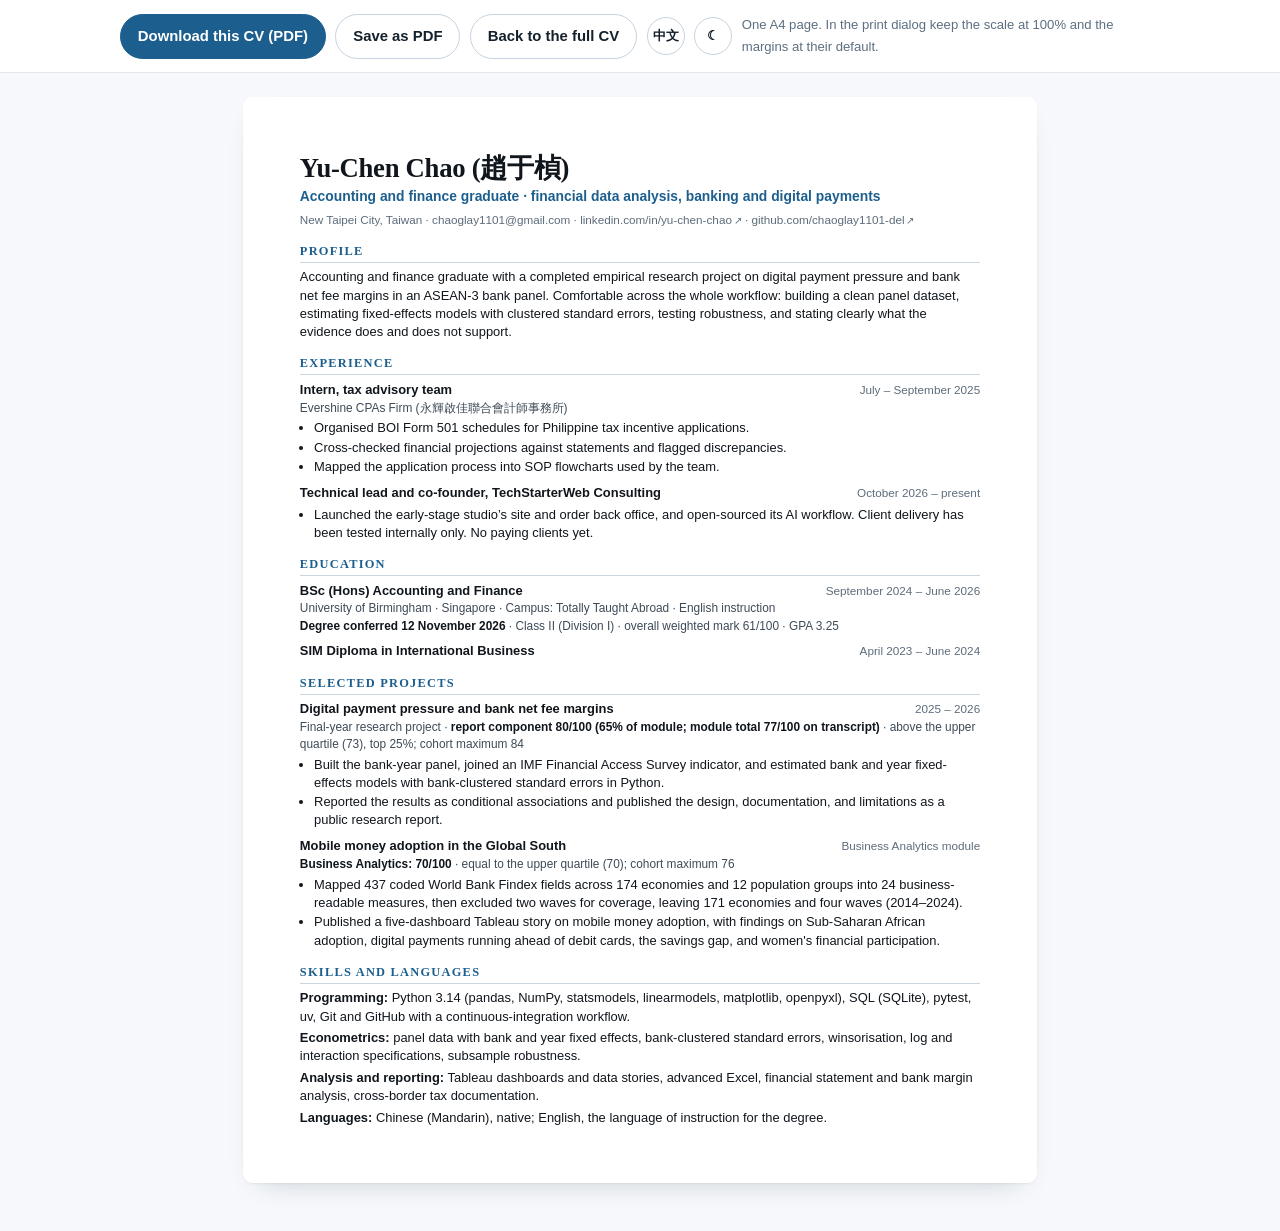
<file: cv-onepage.html>
<!DOCTYPE html>
<html lang="en">
<head>
<meta charset="utf-8">
<meta name="viewport" content="width=device-width, initial-scale=1">
<title data-i18n="meta.onepage.title">One-page CV — Yu-Chen Chao</title>
<meta name="description" content="Single-page CV of Yu-Chen Chao (趙于楨): accounting and finance graduate with an empirical research project on digital payment pressure and bank net fee margins." data-i18n-meta="meta.onepage.description">
<link rel="canonical" href="https://chaoglay1101-del.github.io/cv-onepage.html">
<link rel="icon" href="assets/img/favicon.svg" type="image/svg+xml">
<meta property="og:type" content="profile">
<meta property="og:title" content="One-page CV — Yu-Chen Chao" data-i18n-meta="meta.onepage.title">
<meta property="og:description" content="Single-page CV of Yu-Chen Chao (趙于楨): accounting and finance graduate with an empirical research project on digital payment pressure and bank net fee margins." data-i18n-meta="meta.onepage.description">
<meta property="og:url" content="https://chaoglay1101-del.github.io/cv-onepage.html">
<meta property="og:site_name" content="Yu-Chen Chao">
<meta property="og:locale" content="en_GB">
<meta property="og:image" content="https://chaoglay1101-del.github.io/assets/img/og-image.png">
<meta property="og:image:type" content="image/png">
<meta property="og:image:width" content="1200">
<meta property="og:image:height" content="630">
<meta property="og:image:alt" content="Card reading: Yu-Chen Chao, accounting and finance. Digital payment pressure and bank net fee margins in an ASEAN-3 bank panel, 39 banks, 344 bank-year observations, 2014-2022.">
<meta name="twitter:card" content="summary_large_image">
<meta name="twitter:image" content="https://chaoglay1101-del.github.io/assets/img/og-image.png">
<link rel="stylesheet" href="assets/css/styles.css">
<link rel="stylesheet" href="assets/css/cv-print.css">
<script src="assets/js/i18n.js" defer></script>
<script src="assets/js/main.js" defer></script>
</head>
<body class="cv-doc cv-page">
<a class="skip-link" href="#cv" data-i18n="ui.skip">Skip to main content</a>

<div class="cv-bar no-print">
  <div class="container">
    <a class="btn btn-primary" href="assets/pdf/Chao_YuChen_CV_EN.pdf" download data-cv-download="Chao_YuChen_CV" data-i18n="op.download">Download this CV (PDF)</a>
    <button class="btn" type="button" data-action="print" data-i18n="op.print">Save as PDF</button>
    <a class="btn" href="index.html" data-i18n="op.back">Back to the full CV</a>
    <button class="icon-btn" type="button" data-action="toggle-lang" lang="zh-Hant-TW" aria-label="將本頁切換為繁體中文" title="將本頁切換為繁體中文">中文</button>
    <button class="icon-btn" type="button" data-action="toggle-theme" aria-pressed="false" aria-label="Switch to dark theme" title="Switch to dark theme" data-label-dark="Switch to dark theme" data-label-light="Switch to light theme">☾</button>
    <p class="cv-bar-note" data-i18n="op.hint">One A4 page. In the print dialog keep the scale at 100% and the margins at their default.</p>
  </div>
</div>

<main class="cv-sheet" id="cv">

  <header class="cv-head">
    <div class="cv-head-main">
      <h1 class="cv-name" data-i18n="name.full">Yu-Chen Chao (趙于楨)</h1>
      <p class="cv-role" data-i18n="op.role">Accounting and finance graduate · financial data analysis, banking and digital payments</p>
      <p class="cv-contact">
        <span data-i18n="op.location">New Taipei City, Taiwan</span>
        <span class="cv-phone"></span>
        ·
        <a href="mailto:chaoglay1101@gmail.com">chaoglay1101@gmail.com</a>
        ·
        <a href="https://www.linkedin.com/in/yu-chen-chao/" target="_blank" rel="noopener noreferrer">linkedin.com/in/yu-chen-chao</a>
        ·
        <a href="https://github.com/chaoglay1101-del" target="_blank" rel="noopener noreferrer">github.com/chaoglay1101-del</a>
      </p>
    </div>
  </header>

  <section class="cv-section">
    <h2 data-i18n="op.profileHeading">Profile</h2>
    <p data-i18n="op.profile">Accounting and finance graduate with a completed empirical research project on digital payment pressure and bank net fee margins in an ASEAN-3 bank panel. Comfortable across the whole workflow: building a clean panel dataset, estimating fixed-effects models with clustered standard errors, testing robustness, and stating clearly what the evidence does and does not support.</p>
  </section>

  <section class="cv-section">
    <h2 data-i18n="op.expHeading">Experience</h2>
    <div class="cv-item">
      <div class="cv-item-head">
        <span class="cv-item-title" data-i18n="op.expTitle">Intern, tax advisory team</span>
        <span class="cv-item-when" data-i18n="op.expWhen">July – September 2025</span>
      </div>
      <p class="cv-item-sub" data-i18n="op.expOrg">Evershine CPAs Firm (永輝啟佳聯合會計師事務所)</p>
      <ul class="cv-list">
        <li data-i18n="op.expB1">Organised BOI Form 501 schedules for Philippine tax incentive applications.</li>
        <li data-i18n="op.expB2">Cross-checked financial projections against statements and flagged discrepancies.</li>
        <li data-i18n="op.expB3">Mapped the application process into SOP flowcharts used by the team.</li>
      </ul>
    </div>
    <div class="cv-item">
      <div class="cv-item-head">
        <span class="cv-item-title" data-i18n="op.exp2Title">Technical lead and co-founder, TechStarterWeb Consulting</span>
        <span class="cv-item-when" data-i18n="op.exp2When">October 2026 – present</span>
      </div>
      <ul class="cv-list">
        <li data-i18n="op.exp2B1">Launched the early-stage studio’s site and order back office, and open-sourced its AI workflow. Client delivery has been tested internally only. No paying clients yet.</li>
      </ul>
    </div>
  </section>

  <section class="cv-section">
    <h2 data-i18n="op.eduHeading">Education</h2>
    <div class="cv-item">
      <div class="cv-item-head">
        <span class="cv-item-title" data-i18n="op.eduDegree">BSc (Hons) Accounting and Finance</span>
        <span class="cv-item-when" data-i18n="op.eduWhen">September 2024 – June 2026</span>
      </div>
      <p class="cv-item-sub" data-i18n="op.eduOrg">University of Birmingham · Singapore · Campus: Totally Taught Abroad · English instruction</p>
      <p class="cv-item-sub" data-i18n-html="op.eduNote"><strong>Degree conferred 12 November 2026</strong> · Class II (Division I) · overall weighted mark 61/100 · GPA 3.25</p>
    </div>
    <div class="cv-item">
      <div class="cv-item-head">
        <span class="cv-item-title" data-i18n="op.eduDiploma">SIM Diploma in International Business</span>
        <span class="cv-item-when" data-i18n="op.eduDiplomaWhen">April 2023 – June 2024</span>
      </div>
    </div>
  </section>

  <section class="cv-section">
    <h2 data-i18n="op.projHeading">Selected projects</h2>
    <div class="cv-item">
      <div class="cv-item-head">
        <span class="cv-item-title" data-i18n="op.proj1Title">Digital payment pressure and bank net fee margins</span>
        <span class="cv-item-when" data-i18n="op.proj1When">2025 – 2026</span>
      </div>
      <p class="cv-item-sub" data-i18n-html="op.proj1Meta">Final-year research project · <strong>report component 80/100 (65% of module; module total 77/100 on transcript)</strong> · above the upper quartile (73), top 25%; cohort maximum 84</p>
      <ul class="cv-list">
        <li data-i18n="op.proj1B1">Built the bank-year panel, joined an IMF Financial Access Survey indicator, and estimated bank and year fixed-effects models with bank-clustered standard errors in Python.</li>
        <li data-i18n="op.proj1B2">Reported the results as conditional associations and published the design, documentation, and limitations as a public research report.</li>
      </ul>
    </div>
    <div class="cv-item">
      <div class="cv-item-head">
        <span class="cv-item-title" data-i18n="op.proj2Title">Mobile money adoption in the Global South</span>
        <span class="cv-item-when" data-i18n="op.proj2When">Business Analytics module</span>
      </div>
      <p class="cv-item-sub" data-i18n-html="op.proj2Meta"><strong>Business Analytics: 70/100</strong> · equal to the upper quartile (70); cohort maximum 76</p>
      <ul class="cv-list">
        <li data-i18n="op.proj2B1">Mapped 437 coded World Bank Findex fields across 174 economies and 12 population groups into 24 business-readable measures, then excluded two waves for coverage, leaving 171 economies and four waves (2014–2024).</li>
        <li data-i18n="op.proj2B2">Published a five-dashboard Tableau story on mobile money adoption, with findings on Sub-Saharan African adoption, digital payments running ahead of debit cards, the savings gap, and women's financial participation.</li>
      </ul>
    </div>
  </section>

  <section class="cv-section">
    <h2 data-i18n="op.skillsHeading">Skills and languages</h2>
    <p class="cv-line" data-i18n-html="op.skills1"><strong>Programming:</strong> Python 3.14 (pandas, NumPy, statsmodels, linearmodels, matplotlib, openpyxl), SQL (SQLite), pytest, uv, Git and GitHub with a continuous-integration workflow.</p>
    <p class="cv-line" data-i18n-html="op.skills2"><strong>Econometrics:</strong> panel data with bank and year fixed effects, bank-clustered standard errors, winsorisation, log and interaction specifications, subsample robustness.</p>
    <p class="cv-line" data-i18n-html="op.skills3"><strong>Analysis and reporting:</strong> Tableau dashboards and data stories, advanced Excel, financial statement and bank margin analysis, cross-border tax documentation.</p>
    <p class="cv-line" data-i18n-html="op.lang1"><strong>Languages:</strong> Chinese (Mandarin), native; English, the language of instruction for the degree.</p>
  </section>

</main>
</body>
</html>
</file>
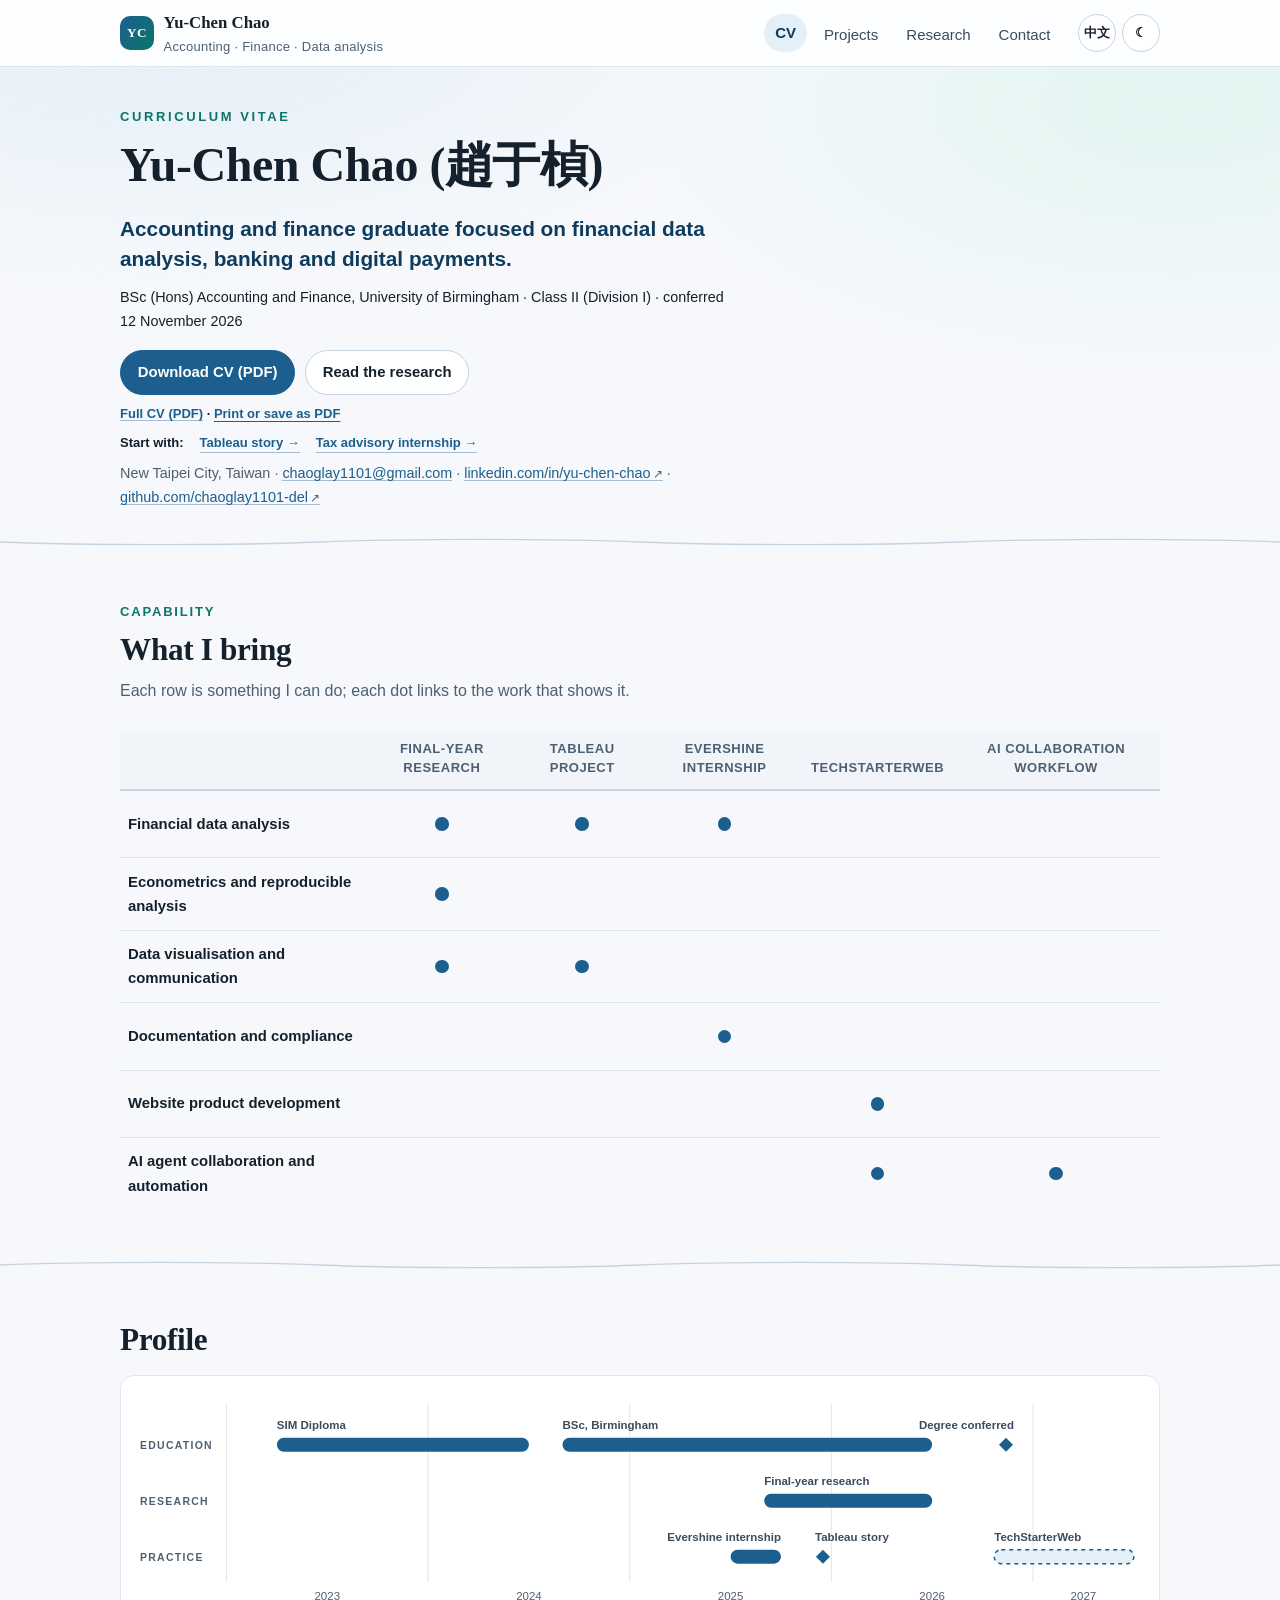
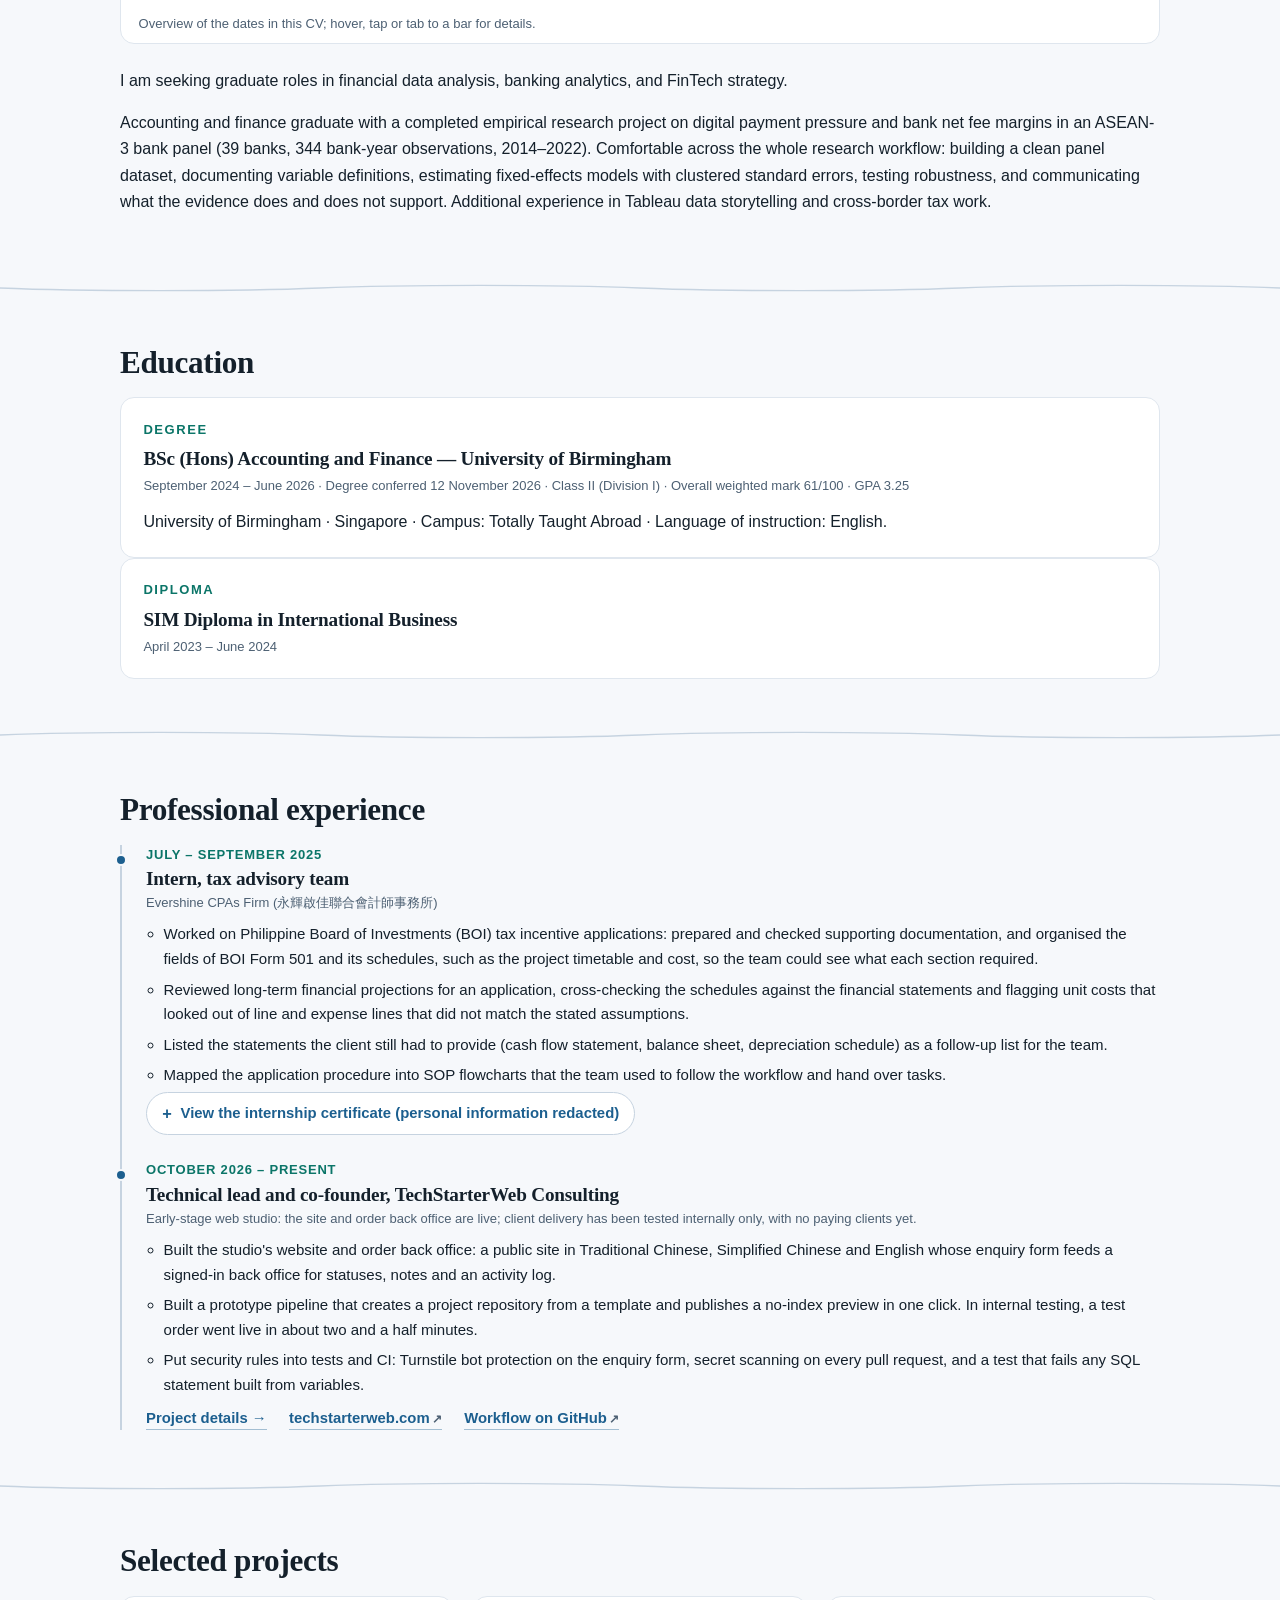
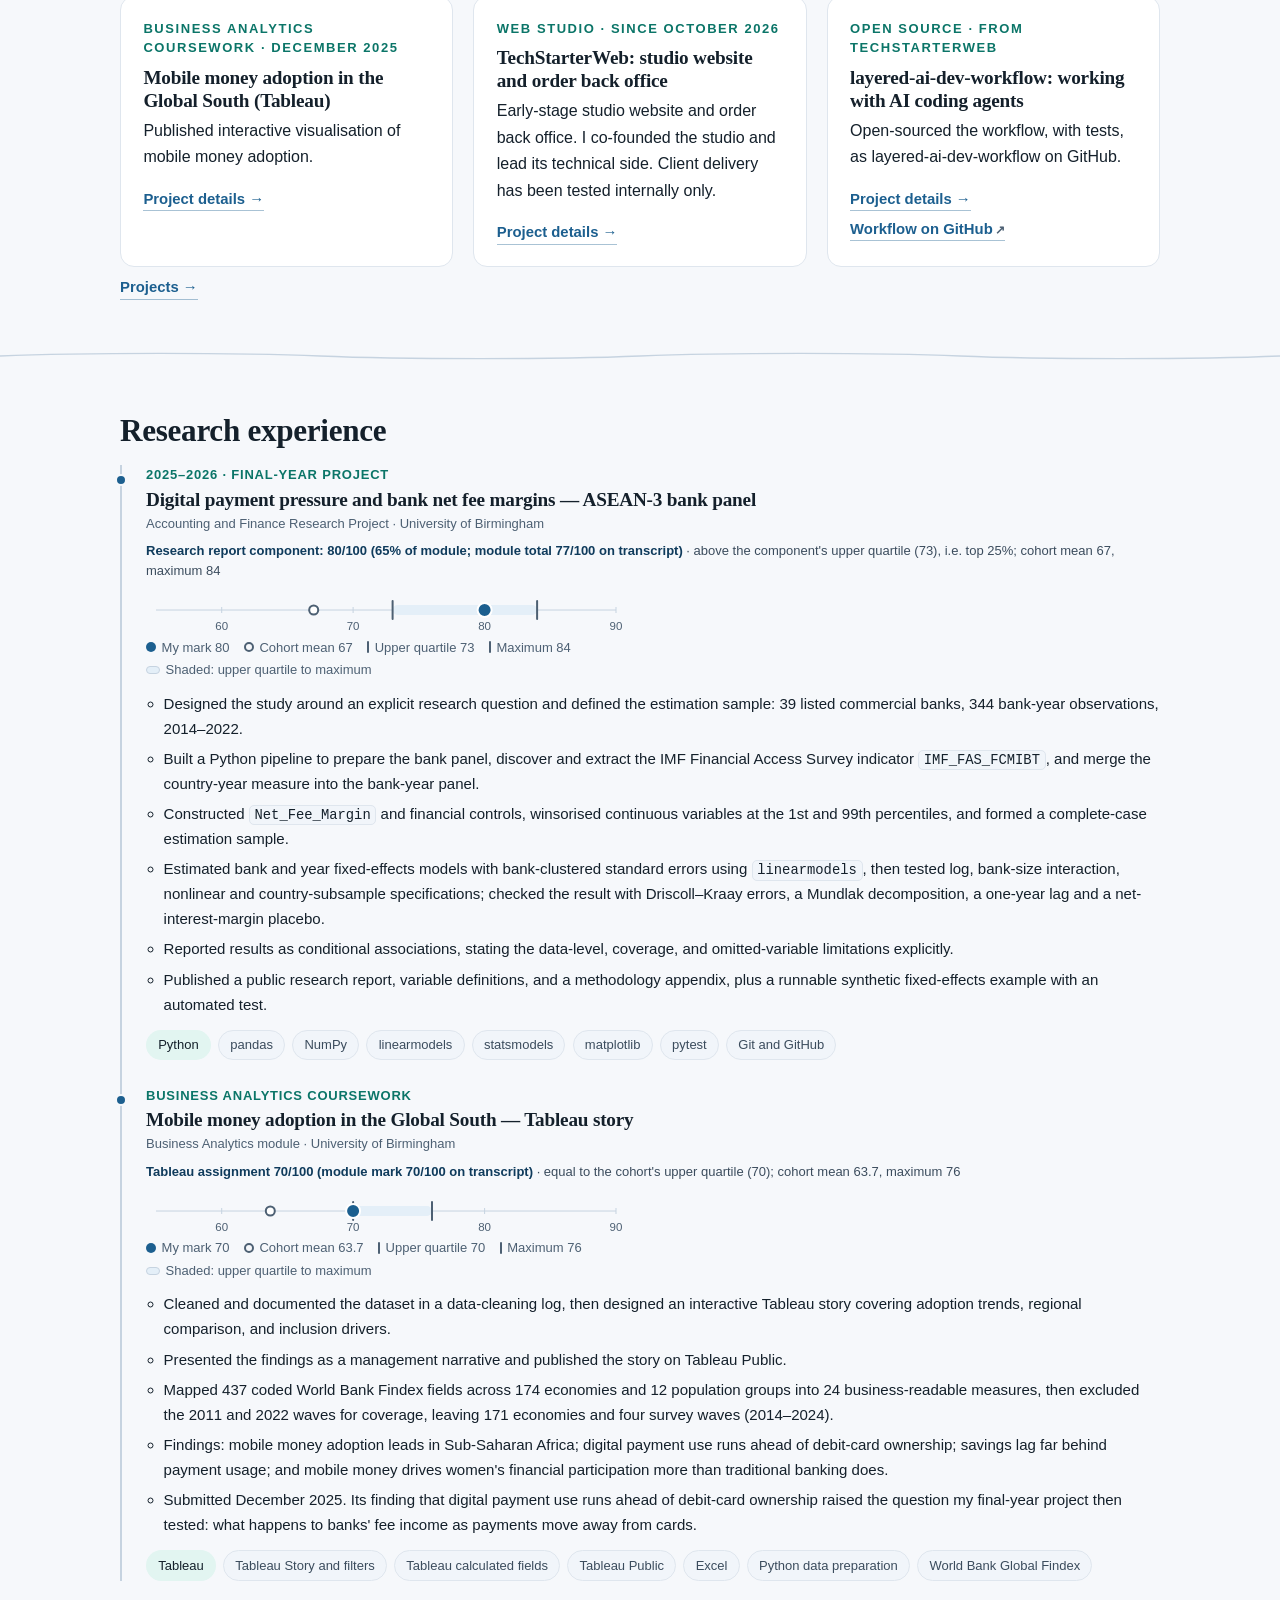
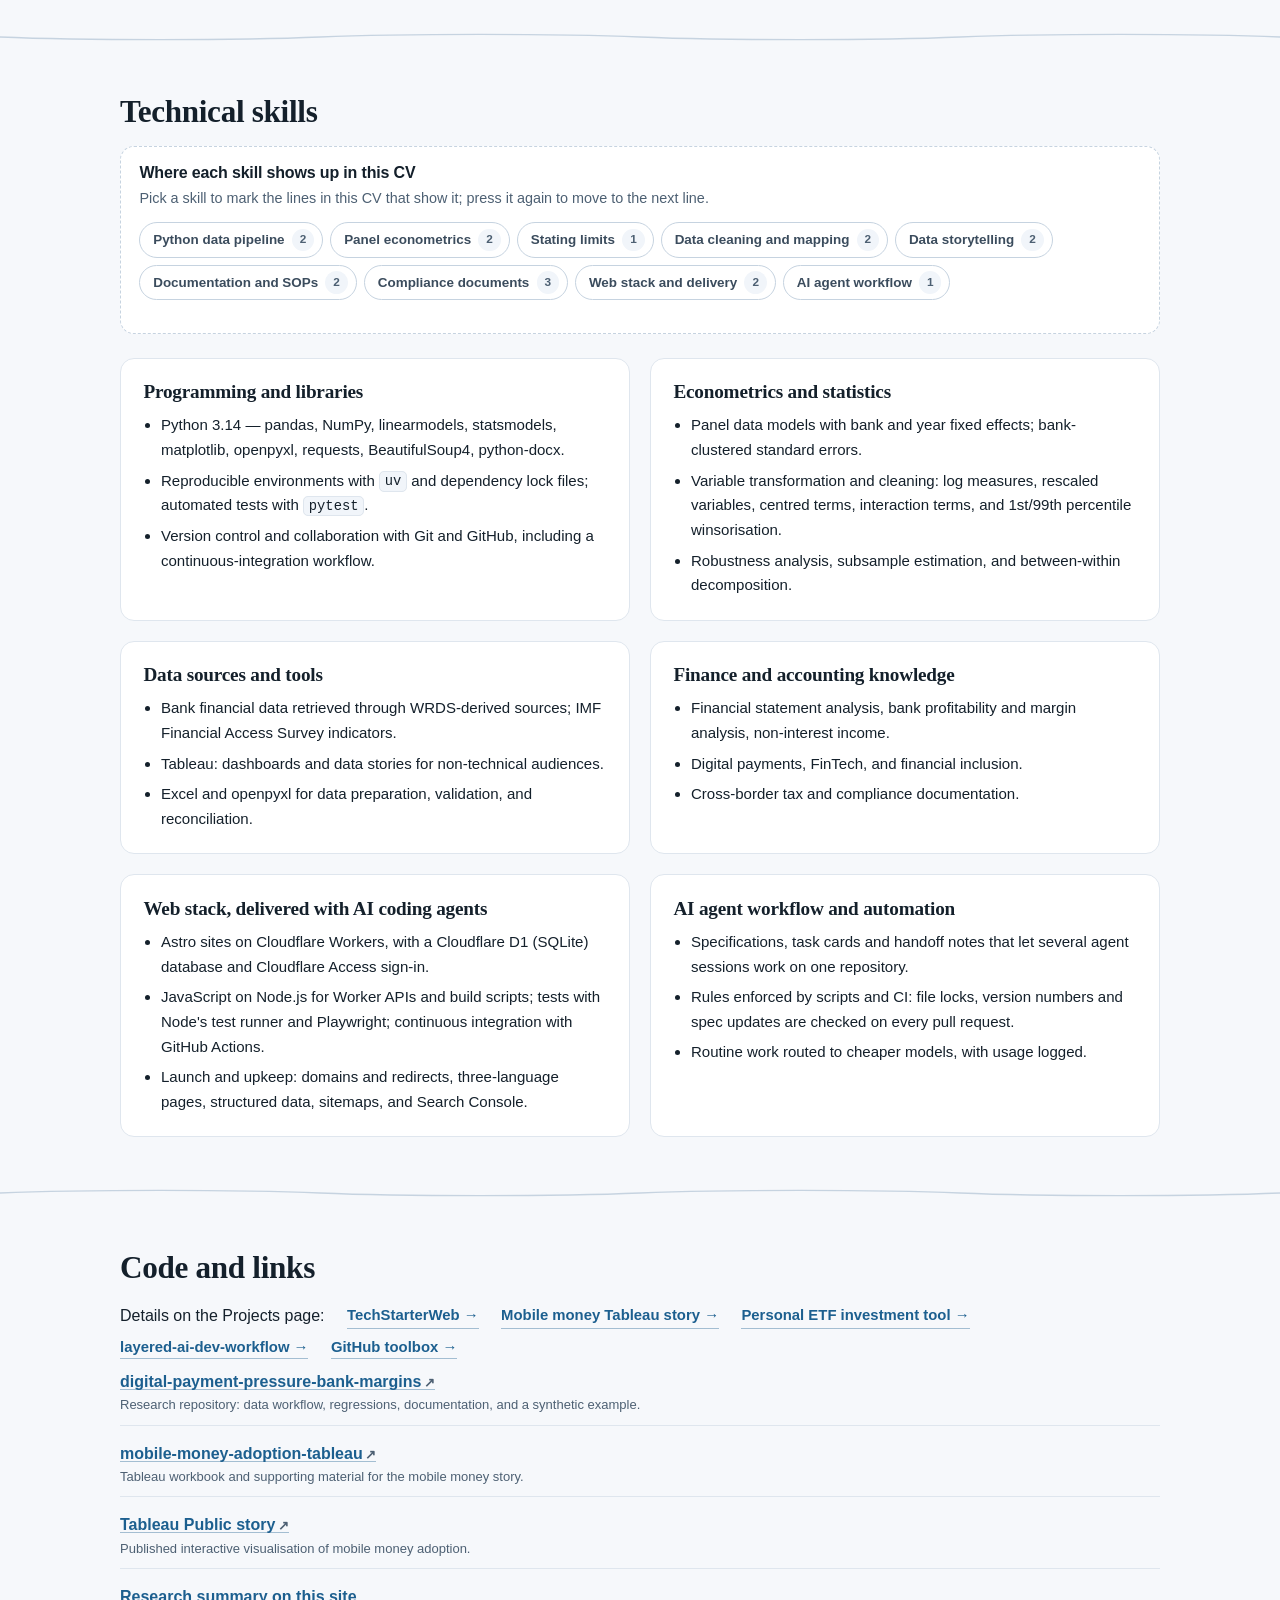
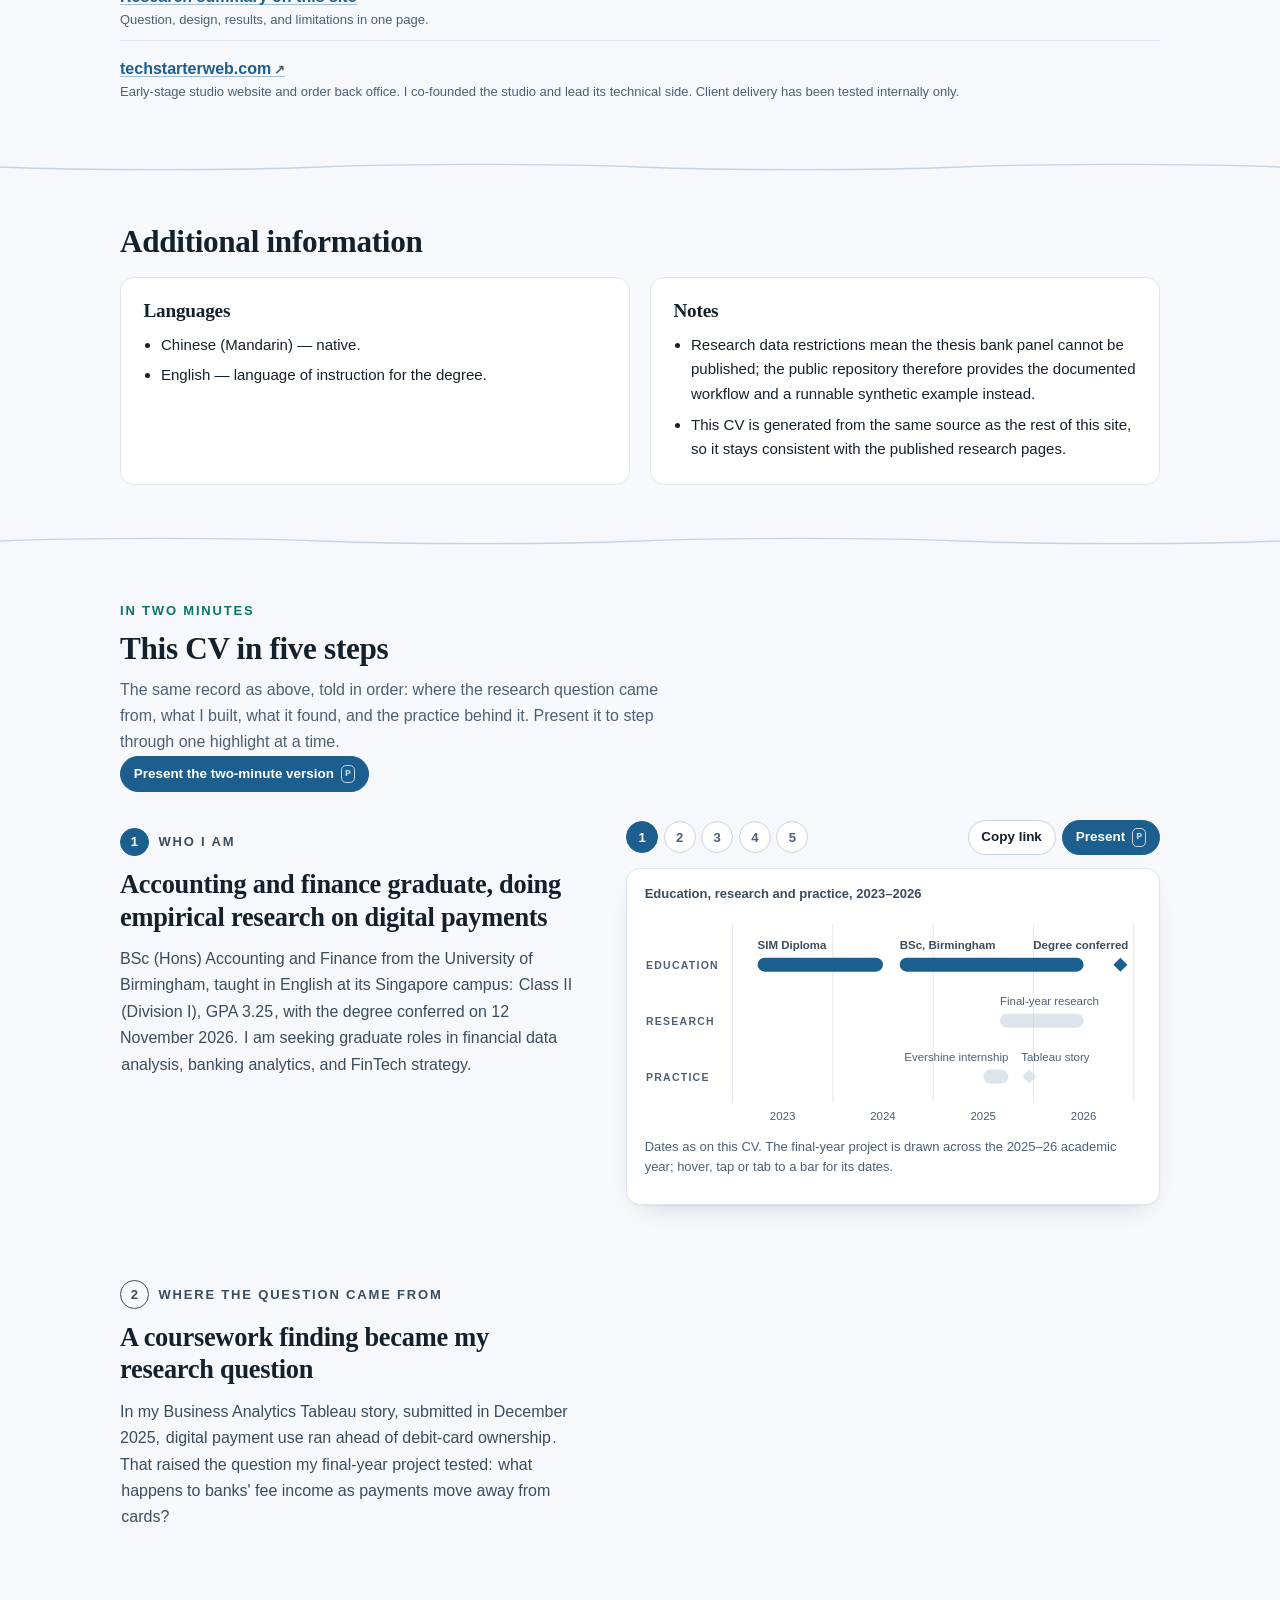
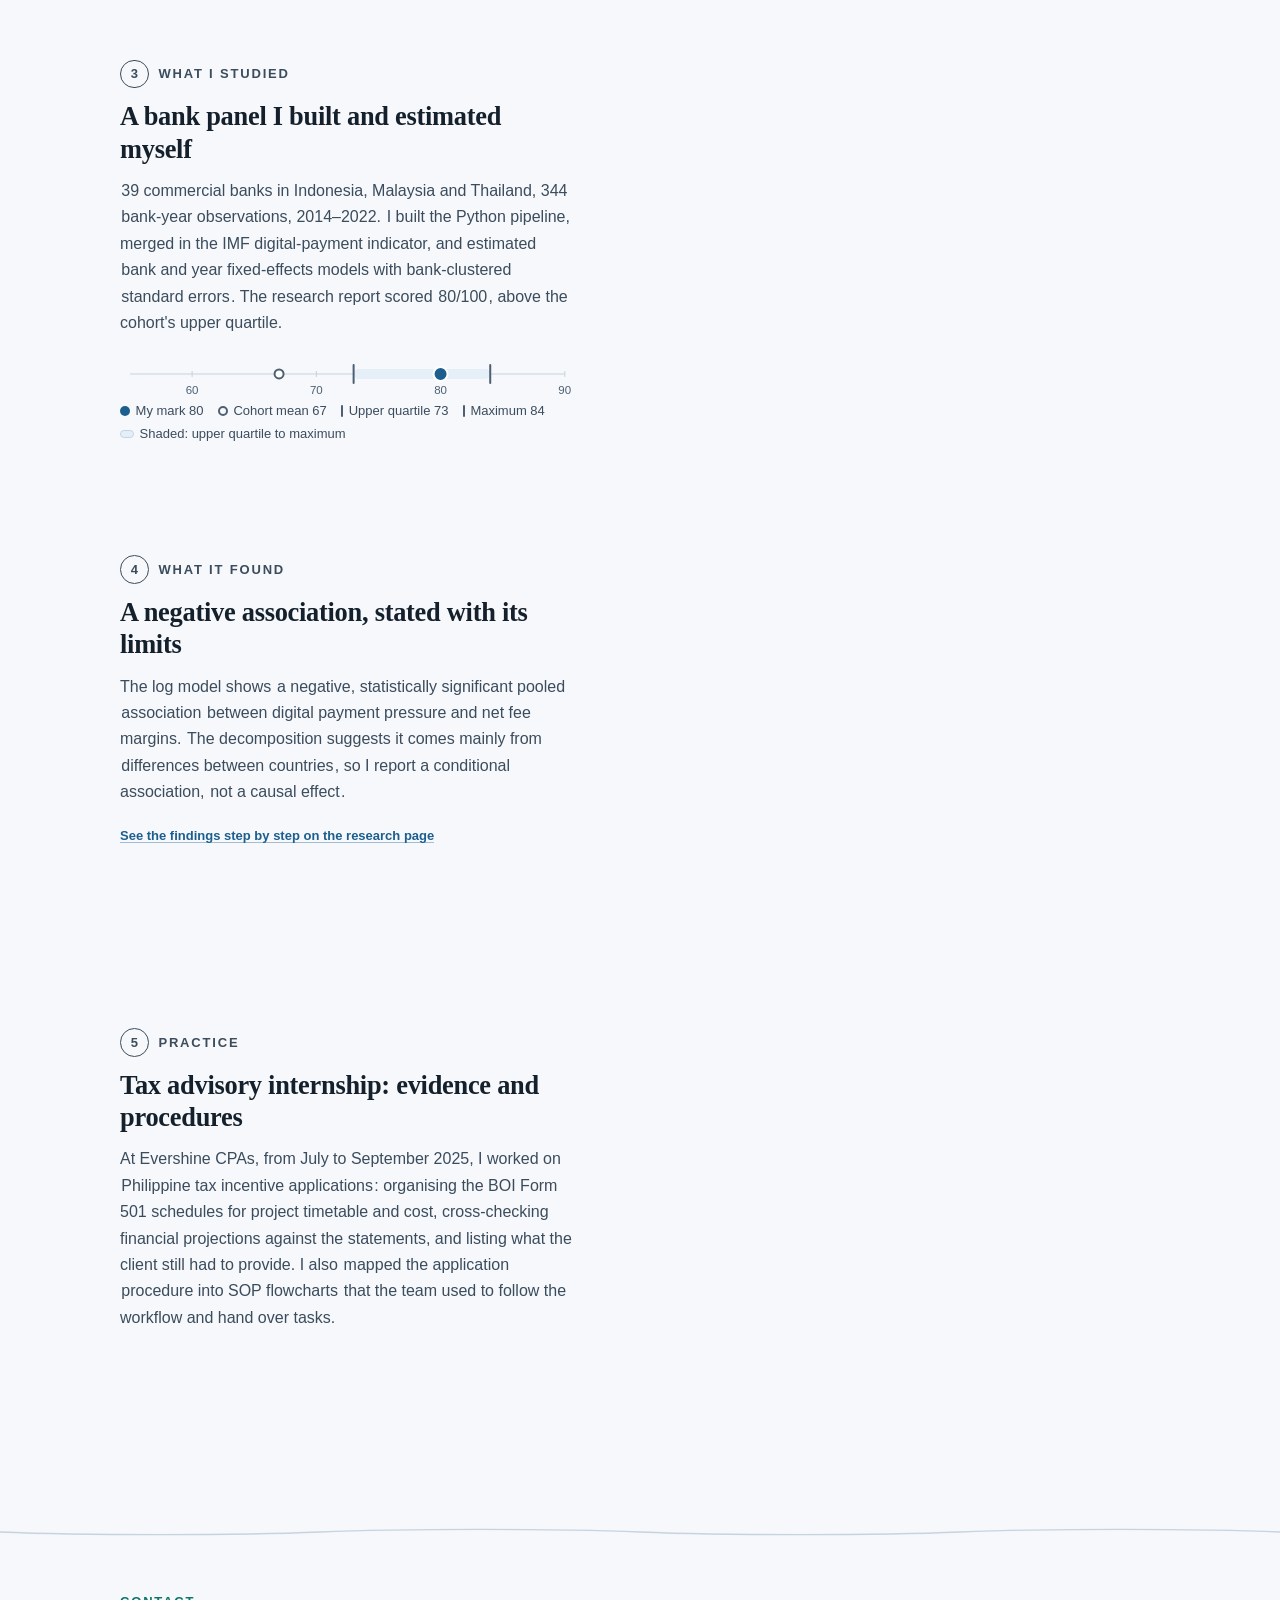
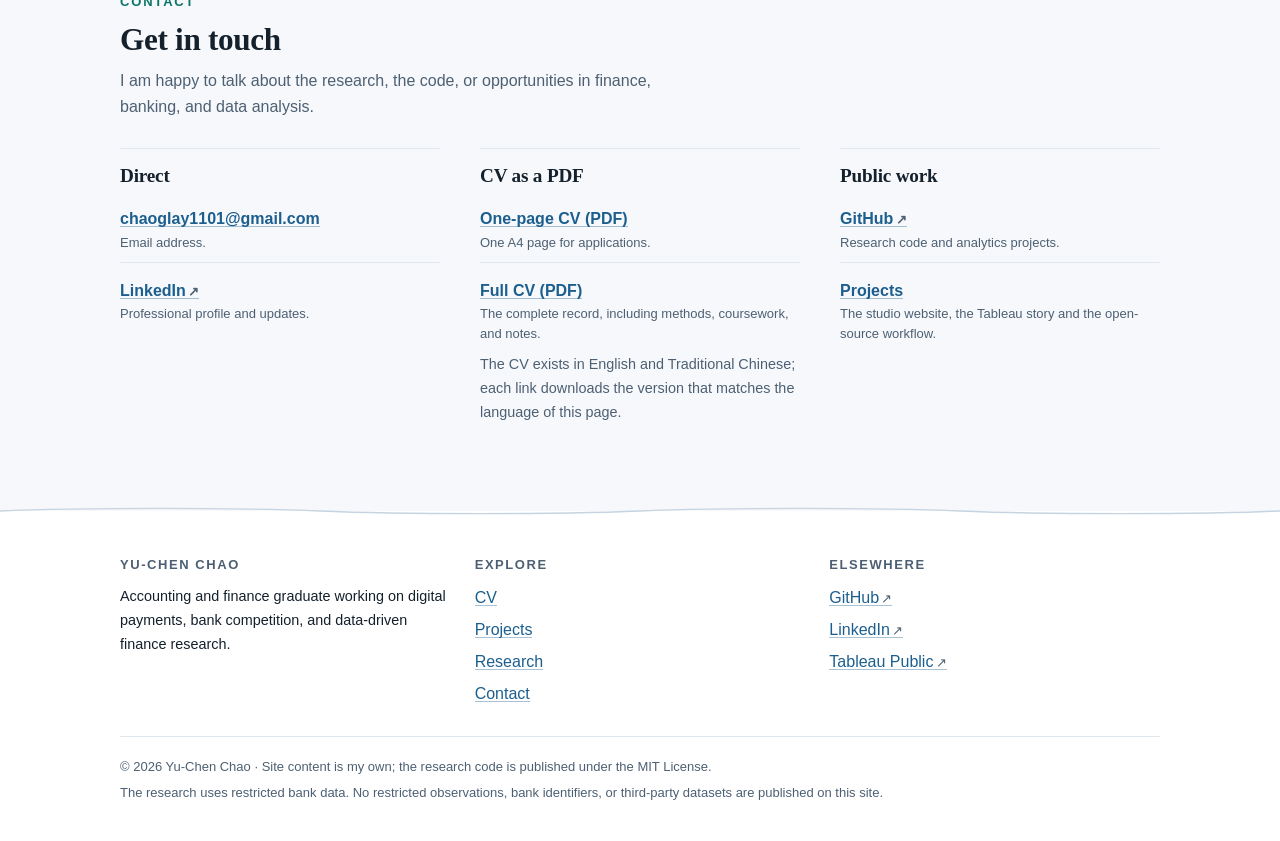
<file: cv.html>
<!DOCTYPE html>
<html lang="en">
<head>
<meta charset="utf-8">
<meta name="viewport" content="width=device-width, initial-scale=1">
<title>CV moved — Yu-Chen Chao</title>
<meta http-equiv="refresh" content="0; url=index.html">
<meta name="robots" content="noindex">
<link rel="canonical" href="https://chaoglay1101-del.github.io/">
<script>(function () { if (window.location.hash) { window.location.replace("index.html" + window.location.search + window.location.hash); } })();</script>
</head>
<body>
<p><a href="index.html">CV moved to the home page</a></p>
</body>
</html>
</file>
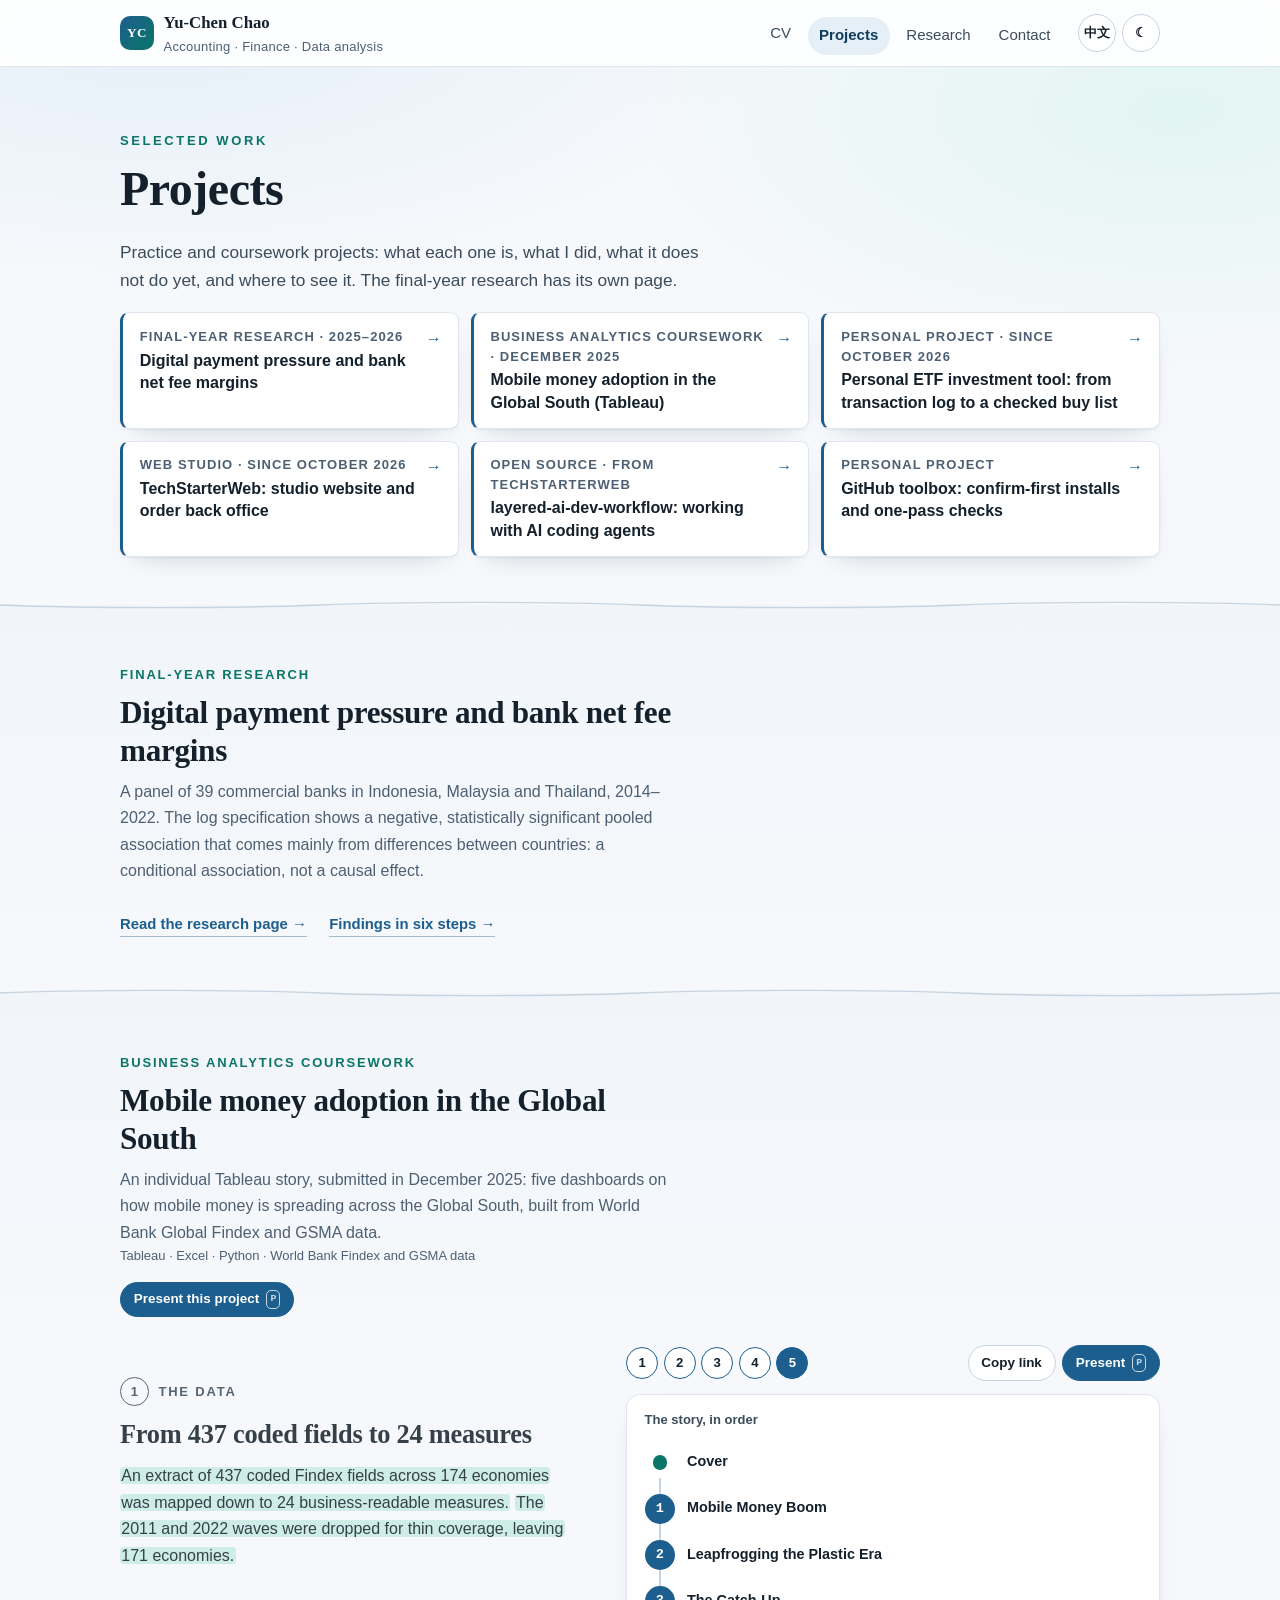
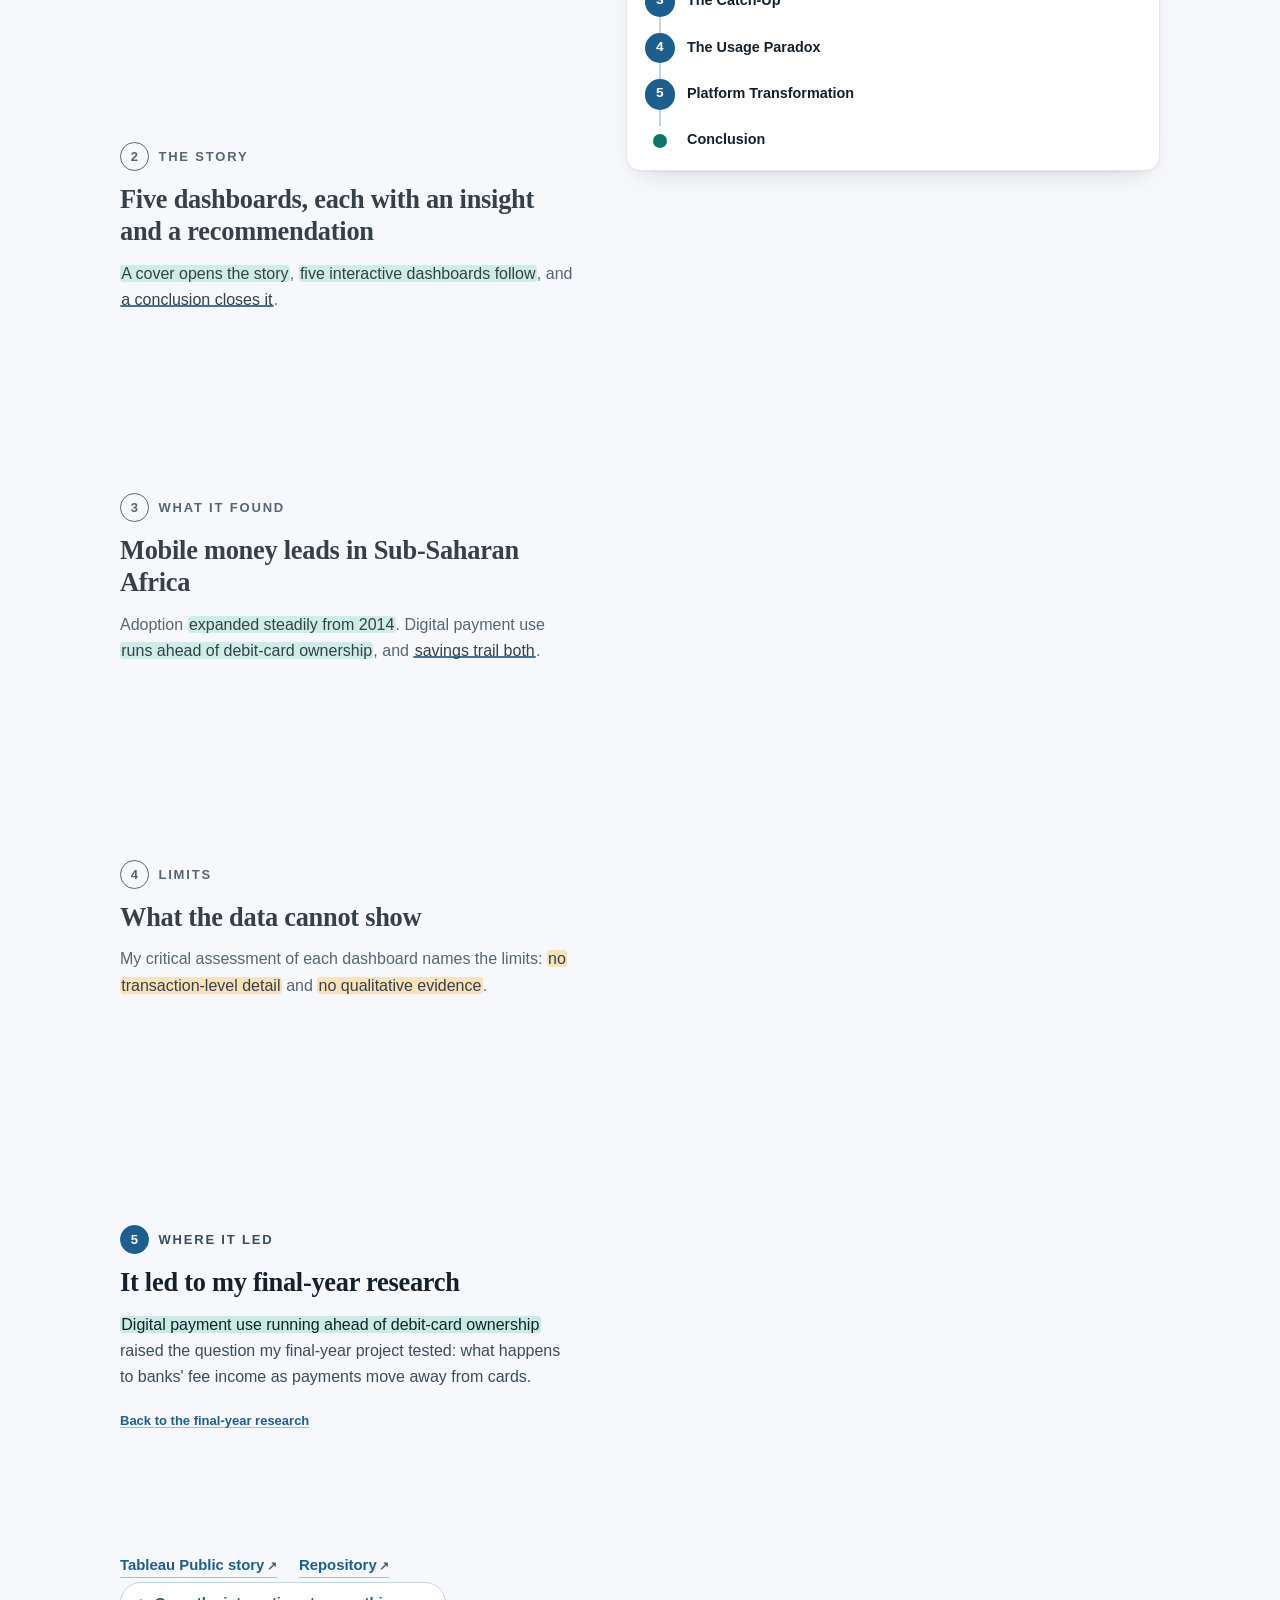
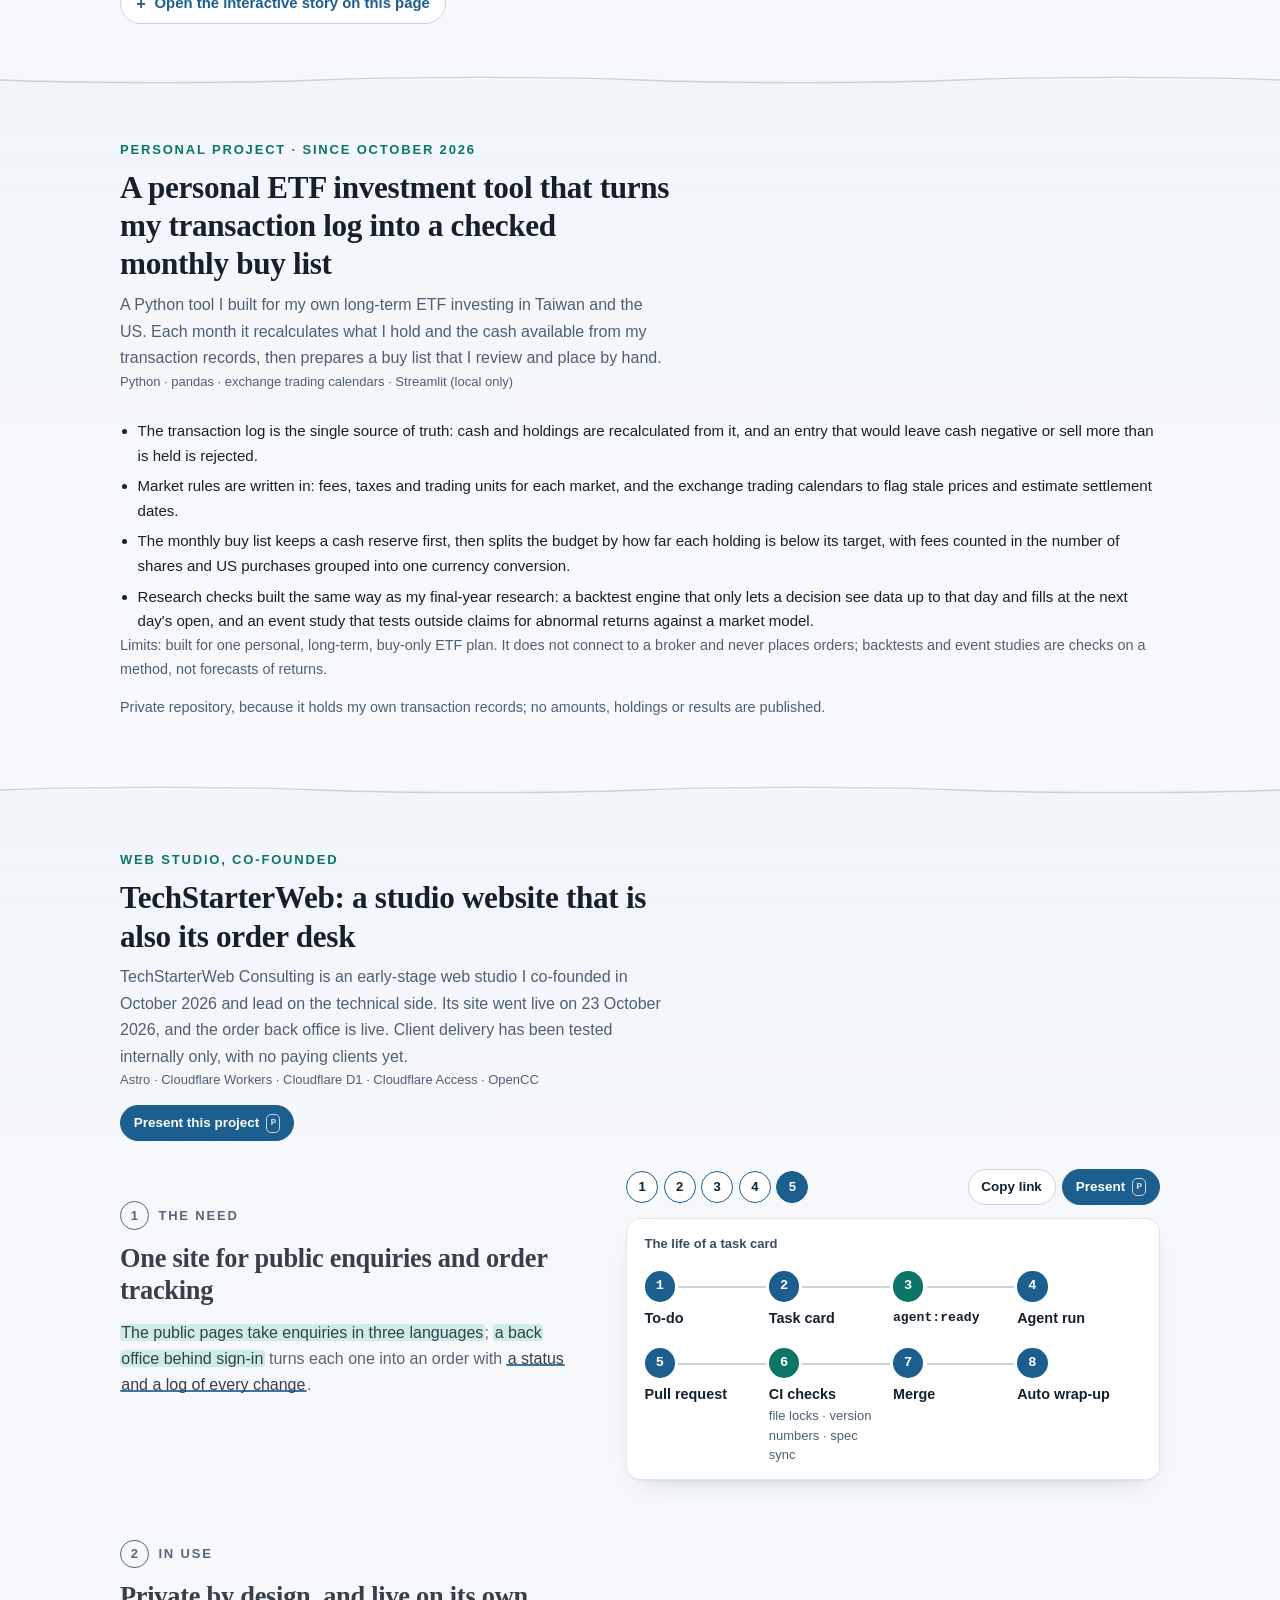
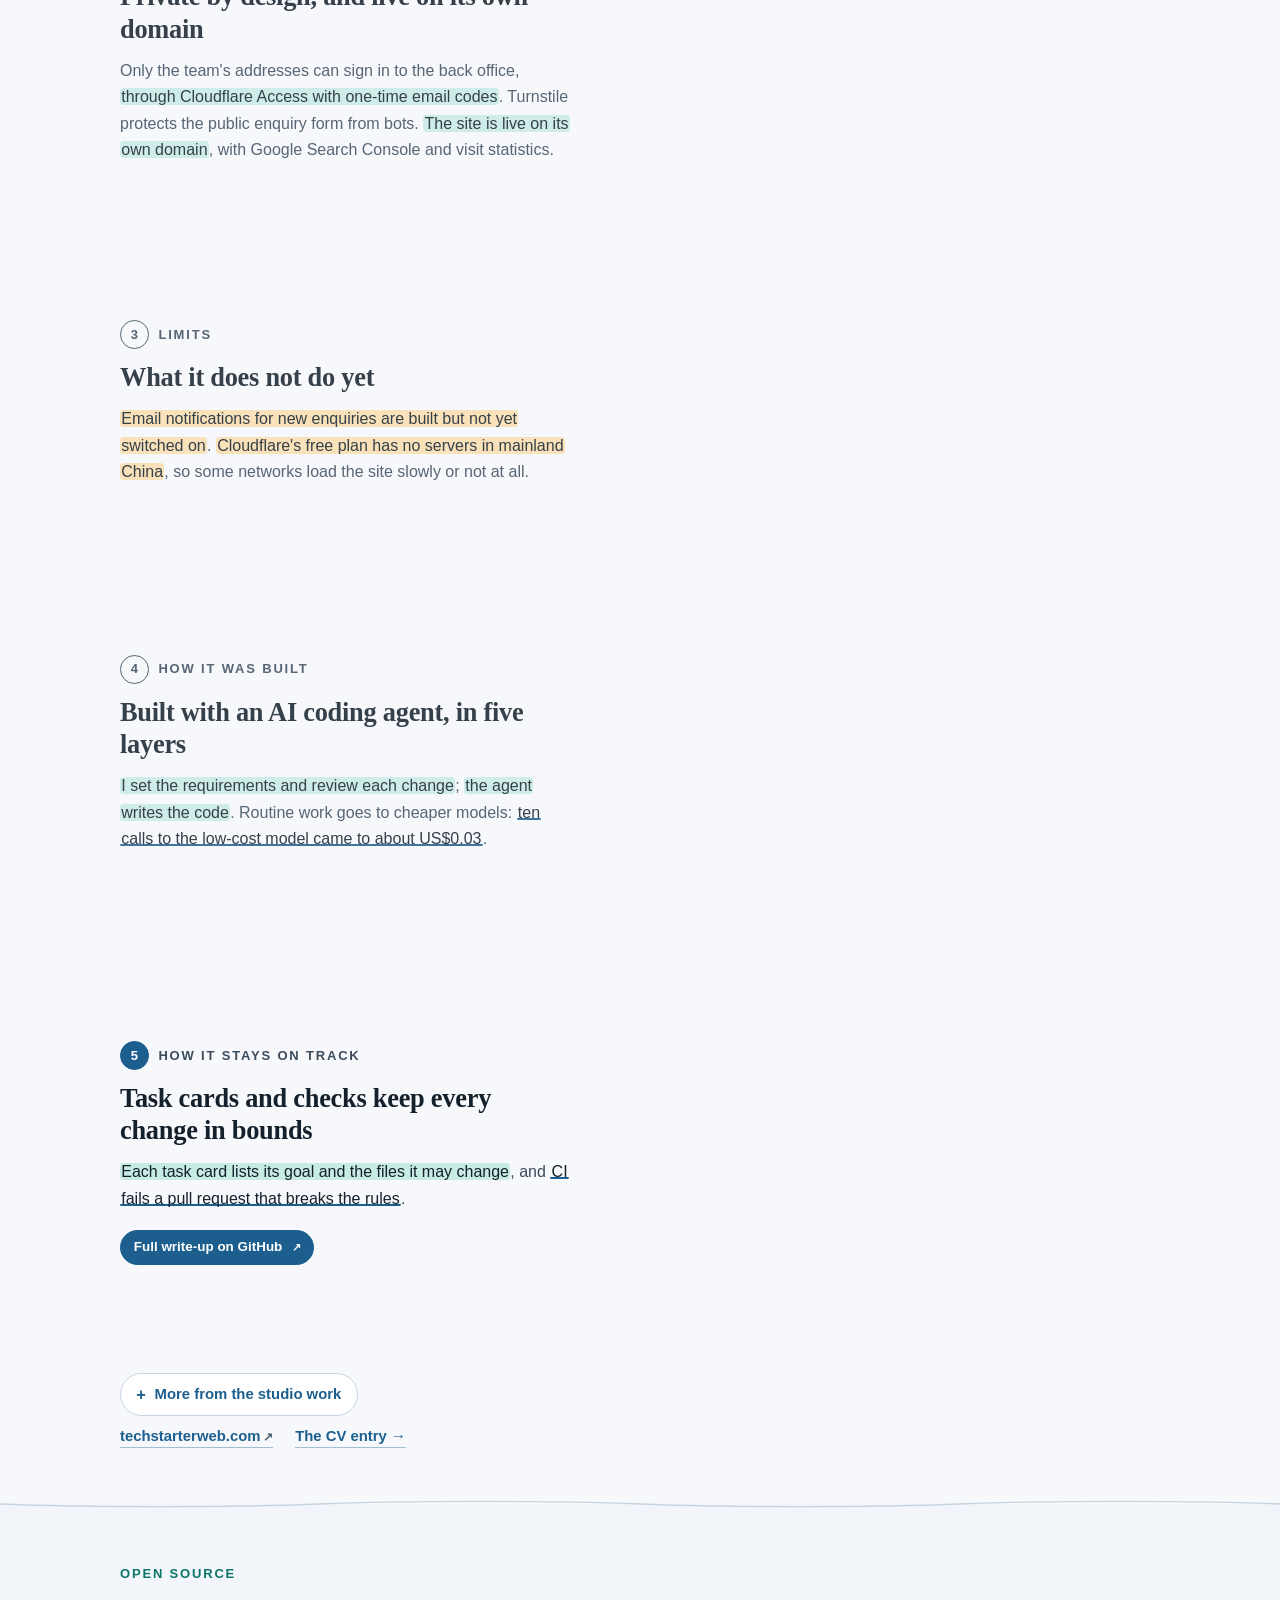
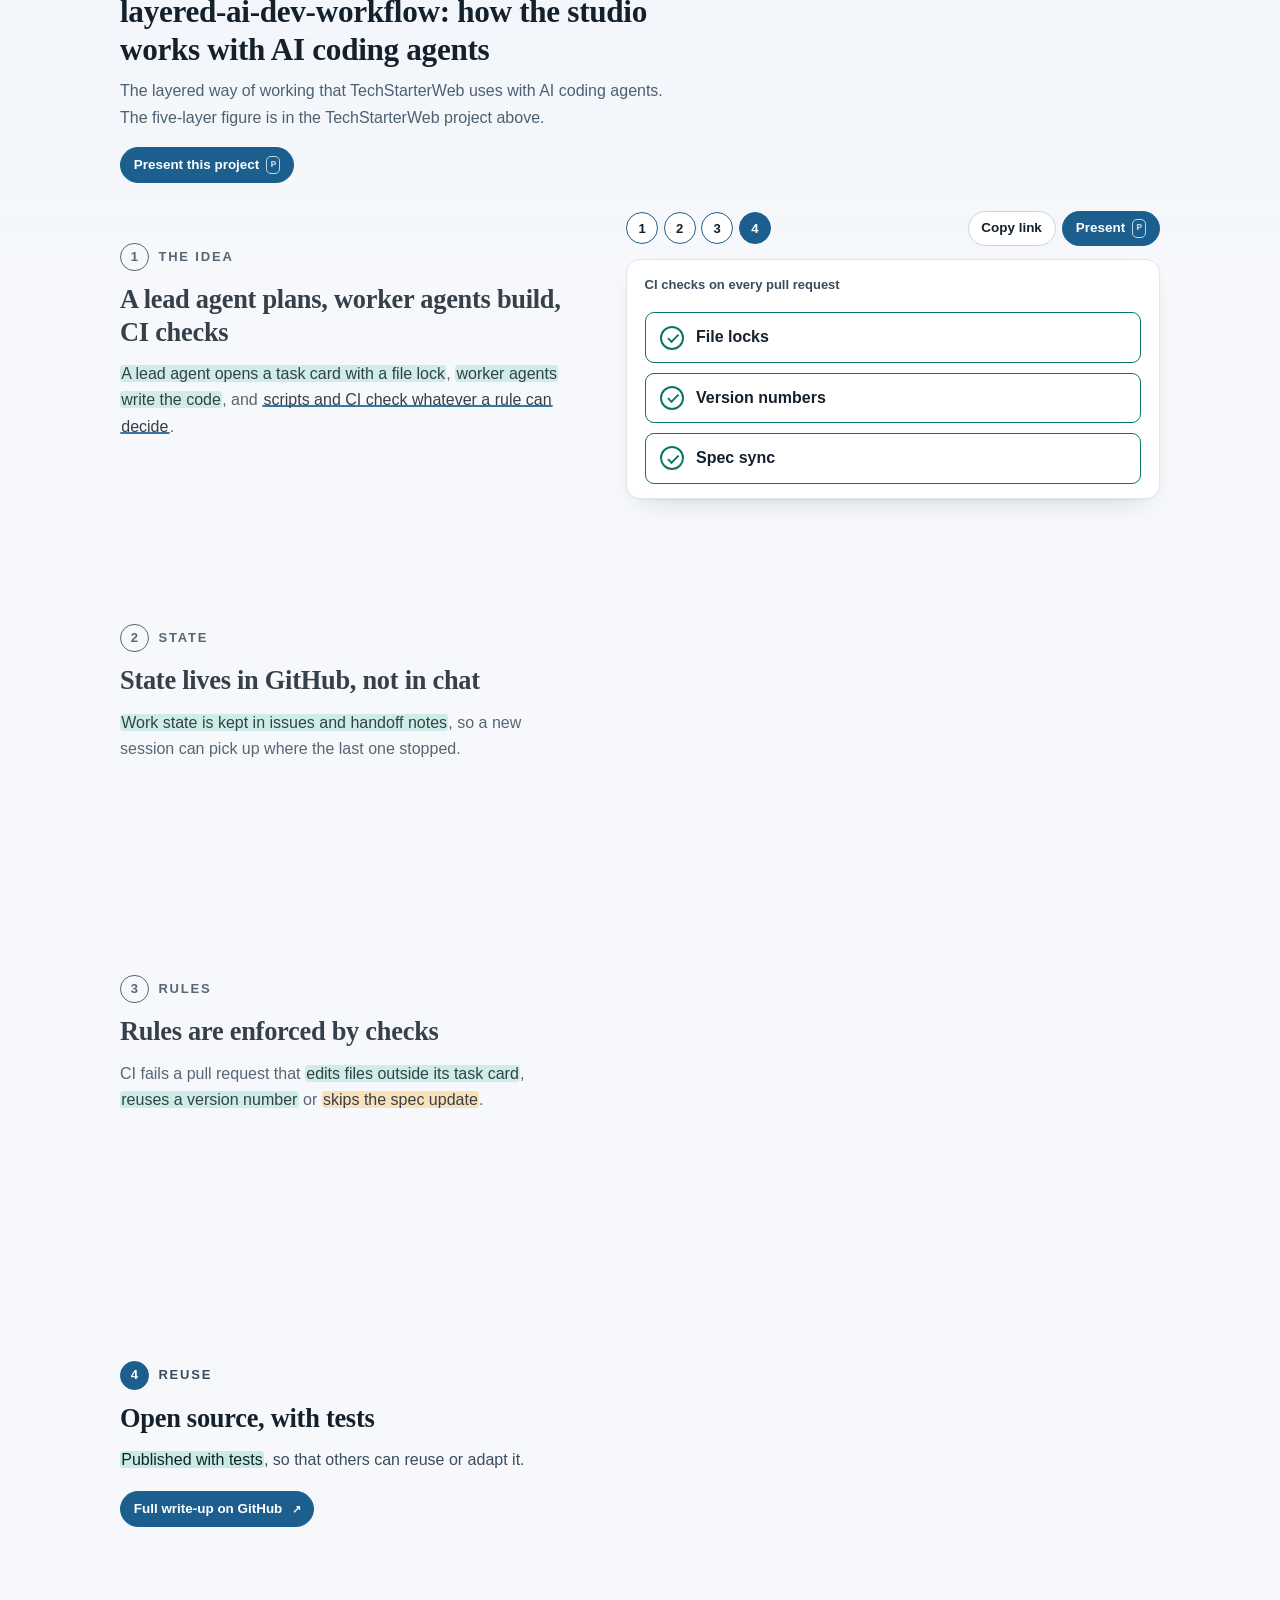
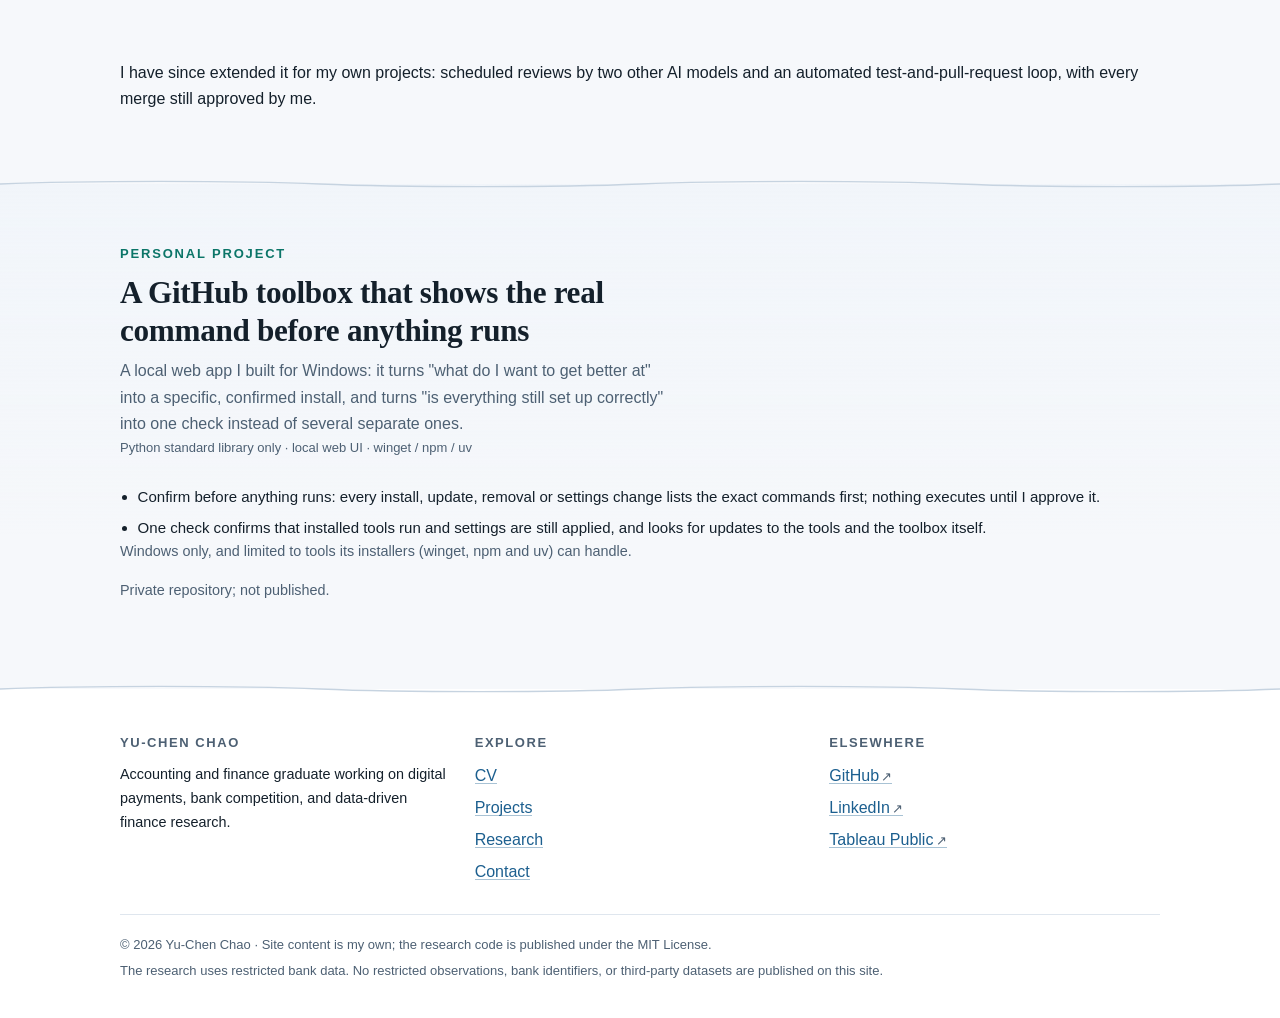
<file: projects.html>
<!DOCTYPE html>
<html lang="en">
<head>
<meta charset="utf-8">
<meta name="viewport" content="width=device-width, initial-scale=1">
<title data-i18n="meta.projects.title">Projects — Yu-Chen Chao</title>
<meta name="description" content="Projects by Yu-Chen Chao: a summary of the final-year research, a Tableau story on mobile money adoption, a personal ETF investment tool, the TechStarterWeb studio website and order back office, and the open-source layered-ai-dev-workflow." data-i18n-meta="meta.projects.description">
<link rel="canonical" href="https://chaoglay1101-del.github.io/projects.html">
<link rel="icon" href="assets/img/favicon.svg" type="image/svg+xml">
<meta property="og:type" content="website">
<meta property="og:title" content="Projects — Yu-Chen Chao" data-i18n-meta="meta.projects.title">
<meta property="og:description" content="Projects by Yu-Chen Chao: a summary of the final-year research, a Tableau story on mobile money adoption, a personal ETF investment tool, the TechStarterWeb studio website and order back office, and the open-source layered-ai-dev-workflow." data-i18n-meta="meta.projects.description">
<meta property="og:url" content="https://chaoglay1101-del.github.io/projects.html">
<meta property="og:site_name" content="Yu-Chen Chao">
<meta property="og:locale" content="en_GB">
<meta property="og:image" content="https://chaoglay1101-del.github.io/assets/img/og-image.png">
<meta property="og:image:type" content="image/png">
<meta property="og:image:width" content="1200">
<meta property="og:image:height" content="630">
<meta property="og:image:alt" content="Card reading: Yu-Chen Chao, accounting and finance. Digital payment pressure and bank net fee margins in an ASEAN-3 bank panel, 39 banks, 344 bank-year observations, 2014-2022.">
<meta name="twitter:card" content="summary_large_image">
<meta name="twitter:image" content="https://chaoglay1101-del.github.io/assets/img/og-image.png">
<link rel="stylesheet" href="assets/css/styles.css">
<link rel="stylesheet" href="assets/css/motion.css">
<script>document.documentElement.classList.add("js");</script>
<script src="assets/js/i18n.js" defer></script>
<script src="assets/js/main.js" defer></script>
<script src="assets/js/story.js" defer onerror="document.documentElement.classList.add('story-off')"></script>
</head>
<body>
<a class="skip-link" href="#main" data-i18n="ui.skip">Skip to main content</a>

<header class="site-header">
  <div class="container">
    <a class="brand" href="index.html">
      <span class="brand-mark" aria-hidden="true" data-i18n="name.monogram">YC</span>
      <span><span data-i18n="name.short">Yu-Chen Chao</span>
        <span class="brand-role" data-i18n="brand.role">Accounting · Finance · Data analysis</span>
      </span>
    </a>
    <nav class="primary-nav" id="primary-nav" aria-label="Primary" data-i18n-attr="aria-label:nav.primary">
      <ul class="nav-list">
        <li><a href="index.html" data-i18n="nav.home">CV</a></li>
        <li><a href="projects.html" aria-current="page" data-i18n="nav.projects">Projects</a></li>
        <li><a href="research.html" data-i18n="nav.research">Research</a></li>
        <li><a href="index.html#contact" data-i18n="nav.contact">Contact</a></li>
      </ul>
    </nav>
            <div class="header-tools">
      <button class="icon-btn" type="button" data-action="toggle-lang" lang="zh-Hant-TW" aria-label="將本頁切換為繁體中文" title="將本頁切換為繁體中文">中文</button>
      <button class="icon-btn" type="button" data-action="toggle-theme" aria-pressed="false" aria-label="Switch to dark theme" title="Switch to dark theme" data-label-dark="Switch to dark theme" data-label-light="Switch to light theme">☾</button>
      <button class="icon-btn nav-toggle" type="button" data-action="toggle-nav" aria-controls="primary-nav" aria-expanded="false" aria-label="Show navigation" data-i18n-attr="aria-label:nav.toggle">☰</button>
    </div>
  </div>
</header>

<main id="main">

  <section class="hero">
    <div class="container">
      <div class="hero-text">
        <p class="hero-name" data-i18n="projects.eyebrow">Selected work</p>
        <h1 data-i18n="projects.title">Projects</h1>
        <p class="lede" data-i18n="projects.lede">Practice and coursework projects: what each one is, what I did, what it does not do yet, and where to see it. The final-year research has its own page.</p>
      </div>
      <nav class="project-index" aria-label="Projects on this page" data-i18n-attr="aria-label:research.index.label">
        <a href="#research-summary">
          <span class="project-index-kind" data-i18n="research.index.p1kind">Final-year research · 2025–2026</span>
          <span class="project-index-title" data-i18n="research.index.p1">Digital payment pressure and bank net fee margins</span>
        </a>
        <a href="#tableau">
          <span class="project-index-kind" data-i18n="research.index.p2kind">Business Analytics coursework · December 2025</span>
          <span class="project-index-title" data-i18n="research.index.p2">Mobile money adoption in the Global South (Tableau)</span>
        </a>
        <a href="#investment-tool">
          <span class="project-index-kind" data-i18n="projects.index.p6kind">Personal project · since October 2026</span>
          <span class="project-index-title" data-i18n="projects.index.p6">Personal ETF investment tool: from transaction log to a checked buy list</span>
        </a>
        <a href="#techstarterweb">
          <span class="project-index-kind" data-i18n="research.index.p3kind">Web studio · since October 2026</span>
          <span class="project-index-title" data-i18n="research.index.p3">TechStarterWeb: studio website and order back office</span>
        </a>
        <a href="#workflow">
          <span class="project-index-kind" data-i18n="projects.index.p3kind">Open source · from TechStarterWeb</span>
          <span class="project-index-title" data-i18n="projects.index.p3">layered-ai-dev-workflow: working with AI coding agents</span>
        </a>
        <a href="#github-toolbox">
          <span class="project-index-kind" data-i18n="projects.index.p4kind">Personal project</span>
          <span class="project-index-title" data-i18n="projects.index.p4">GitHub toolbox: confirm-first installs and one-pass checks</span>
        </a>
      </nav>
    </div>
  </section>

  <section class="section project-section" id="research-summary">
    <div class="container">
      <div class="section-head">
        <span class="eyebrow" data-i18n="projects.rs.eyebrow">Final-year research</span>
        <h2 data-i18n="home.work.r1title">Digital payment pressure and bank net fee margins</h2>
        <p data-i18n="home.work.r1body">A panel of 39 commercial banks in Indonesia, Malaysia and Thailand, 2014–2022. The log specification shows a negative, statistically significant pooled association that comes mainly from differences between countries: a conditional association, not a causal effect.</p>
      </div>
      <p class="work-links">
        <a href="research.html" data-i18n="projects.rs.link">Read the research page</a>
        <a href="research.html#story" data-i18n="home.work.r1link">Findings in six steps</a>
      </p>
    </div>
  </section>

  <section class="section project-section" id="tableau">
    <div class="container">
      <div class="section-head">
        <span class="eyebrow" data-i18n="research.tab.eyebrow">Business Analytics coursework</span>
        <h2 id="tableau-heading" data-i18n="research.tab.heading">Mobile money adoption in the Global South</h2>
        <p data-i18n="research.tab.lede">An individual Tableau story, submitted in December 2025: five dashboards on how mobile money is spreading across the Global South, built from World Bank Global Findex and GSMA data.</p>
        <p class="card-meta" data-i18n="research.tab.meta">Tableau · Excel · Python · World Bank Findex and GSMA data</p>
        <button class="btn btn-primary btn-small" type="button" data-story="present" data-from-start><span data-i18n="projects.present">Present this project</span> <kbd>P</kbd></button>
      </div>
      <div class="story story--project" id="tableau-deck" data-deck="tableau" data-deck-prefix="tableau" data-deck-title="#tableau-heading" tabindex="-1">
        <div class="story-steps">
          <article class="step" id="tableau-1" data-clicks="2" aria-labelledby="tableau-1-title">
            <div class="step-text">
              <p class="step-kicker"><span class="step-num" aria-hidden="true">1</span><span data-i18n="projects.k.data">The data</span></p>
              <h3 id="tableau-1-title" data-i18n="projects.tab.s1.title">From 437 coded fields to 24 measures</h3>
              <p data-i18n-html="projects.tab.s1.body"><mark class="mk mk--find" data-mark="1">An extract of 437 coded Findex fields across 174 economies was mapped down to 24 business-readable measures.</mark> <mark class="mk mk--find" data-mark="2">The 2011 and 2022 waves were dropped for thin coverage, leaving 171 economies.</mark></p>
            </div>
            <figure class="scene scene--static scene--funnel" aria-labelledby="tab-s1-fig">
              <div class="scene-head"><span class="scene-title" id="tab-s1-fig" data-i18n="projects.tab.fig1">Data preparation</span></div>
              <ul class="funnel">
                <li class="funnel-row" data-mark="1">
                  <span class="funnel-k" data-i18n="projects.tab.fFields">Coded fields to measures</span>
                  <span class="funnel-v"><span class="funnel-num">437</span><i class="funnel-line" aria-hidden="true"></i><span class="funnel-num funnel-num--to">24</span></span>
                </li>
                <li class="funnel-row" data-mark="2">
                  <span class="funnel-k" data-i18n="projects.tab.fEcon">Economies</span>
                  <span class="funnel-v"><span class="funnel-num">174</span><i class="funnel-line" aria-hidden="true"></i><span class="funnel-num funnel-num--to">171</span></span>
                </li>
                <li class="funnel-row" data-mark="2">
                  <span class="funnel-k" data-i18n="projects.tab.fWaves">Survey waves</span>
                  <ol class="waves">
                  <li class="wave is-dropped">2011<span class="visually-hidden"> (<span data-i18n="projects.tab.fDropped">dropped</span>)</span></li>
                  <li class="wave">2014</li>
                  <li class="wave">2017</li>
                  <li class="wave">2021</li>
                  <li class="wave is-dropped">2022<span class="visually-hidden"> (<span data-i18n="projects.tab.fDropped">dropped</span>)</span></li>
                  <li class="wave">2024</li>
                  </ol>
                </li>
              </ul>
            </figure>
          </article>
          <article class="step" id="tableau-2" data-clicks="3" aria-labelledby="tableau-2-title">
            <div class="step-text">
              <p class="step-kicker"><span class="step-num" aria-hidden="true">2</span><span data-i18n="projects.k.story">The story</span></p>
              <h3 id="tableau-2-title" data-i18n="projects.tab.s2.title">Five dashboards, each with an insight and a recommendation</h3>
              <p data-i18n-html="projects.tab.s2.body"><mark class="mk mk--find" data-mark="1">A cover opens the story</mark>, <mark class="mk mk--find" data-mark="2">five interactive dashboards follow</mark>, and <mark class="mk mk--key" data-mark="3">a conclusion closes it</mark>.</p>
            </div>
            <figure class="scene scene--static scene--order" aria-labelledby="tab-s2-fig">
              <div class="scene-head"><span class="scene-title" id="tab-s2-fig" data-i18n="projects.tab.fig2">The story, in order</span></div>
              <ol class="order">
                <li class="order-item order-item--end" data-mark="1"><span class="flow-dot flow-dot--plain" aria-hidden="true"></span><span data-i18n="projects.tab.cover">Cover</span></li>
                <li class="order-item" data-mark="2" style="--i:0"><span class="flow-dot" aria-hidden="true"></span><span>Mobile Money Boom</span></li>
                <li class="order-item" data-mark="2" style="--i:1"><span class="flow-dot" aria-hidden="true"></span><span>Leapfrogging the Plastic Era</span></li>
                <li class="order-item" data-mark="2" style="--i:2"><span class="flow-dot" aria-hidden="true"></span><span>The Catch-Up</span></li>
                <li class="order-item" data-mark="2" style="--i:3"><span class="flow-dot" aria-hidden="true"></span><span>The Usage Paradox</span></li>
                <li class="order-item" data-mark="2" style="--i:4"><span class="flow-dot" aria-hidden="true"></span><span>Platform Transformation</span></li>
                <li class="order-item order-item--end" data-mark="3"><span class="flow-dot flow-dot--plain" aria-hidden="true"></span><span data-i18n="projects.tab.conclusion">Conclusion</span></li>
              </ol>
            </figure>
          </article>
          <article class="step" id="tableau-3" data-clicks="3" aria-labelledby="tableau-3-title">
            <div class="step-text">
              <p class="step-kicker"><span class="step-num" aria-hidden="true">3</span><span data-i18n="research.tab.foundHeading">What it found</span></p>
              <h3 id="tableau-3-title" data-i18n="projects.tab.s3.title">Mobile money leads in Sub-Saharan Africa</h3>
              <p data-i18n-html="projects.tab.s3.body">Adoption <mark class="mk mk--find" data-mark="1">expanded steadily from 2014</mark>. Digital payment use <mark class="mk mk--find" data-mark="2">runs ahead of debit-card ownership</mark>, and <mark class="mk mk--key" data-mark="3">savings trail both</mark>.</p>
            </div>
          </article>
          <article class="step" id="tableau-4" data-clicks="2" aria-labelledby="tableau-4-title">
            <div class="step-text">
              <p class="step-kicker"><span class="step-num" aria-hidden="true">4</span><span data-i18n="projects.k.limits">Limits</span></p>
              <h3 id="tableau-4-title" data-i18n="projects.tab.s4.title">What the data cannot show</h3>
              <p data-i18n-html="projects.tab.s4.body">My critical assessment of each dashboard names the limits: <mark class="mk mk--warn" data-mark="1">no transaction-level detail</mark> and <mark class="mk mk--warn" data-mark="2">no qualitative evidence</mark>.</p>
            </div>
          </article>
          <article class="step" id="tableau-5" data-clicks="1" aria-labelledby="tableau-5-title">
            <div class="step-text">
              <p class="step-kicker"><span class="step-num" aria-hidden="true">5</span><span data-i18n="research.tab.ledHeading">Where it led</span></p>
              <h3 id="tableau-5-title" data-i18n="projects.tab.s5.title">It led to my final-year research</h3>
              <p data-i18n-html="projects.tab.s5.body"><mark class="mk mk--find" data-mark="1">Digital payment use running ahead of debit-card ownership</mark> raised the question my final-year project tested: what happens to banks' fee income as payments move away from cards.</p>
              <a class="story-cite" href="research.html#story" data-i18n="research.tab.ledLink">Back to the final-year research</a>
            </div>
          </article>
        </div>

        <div class="story-stage">
          <div class="stage-inner">
            <div class="stage-top">
              <ol class="stage-pills" aria-label="Steps" data-i18n-attr="aria-label:story.ui.steps"></ol>
              <div class="stage-actions">
                <button class="btn btn-small" type="button" data-story="copy-link"><span data-i18n="story.ui.copy">Copy link</span></button>
                <button class="btn btn-small btn-primary" type="button" data-story="present"><span data-i18n="story.ui.present">Present</span> <kbd>P</kbd></button>
              </div>
            </div>
            <div class="stage-scenes"></div>
          </div>
        </div>
      </div>
      <p class="work-links">
        <a href="https://public.tableau.com/views/BANALAssignment2/STORY" rel="noopener noreferrer" target="_blank" data-i18n="research.tab.linkPublic">Tableau Public story</a>
        <a href="https://github.com/chaoglay1101-del/mobile-money-adoption-tableau" rel="noopener noreferrer" target="_blank" data-i18n="research.tab.linkRepo">Repository</a>
      </p>
      <details class="more screen-only">
        <summary data-i18n="research.tab.embedSummary">Open the interactive story on this page</summary>
        <figure class="embedded-work tableau-showcase">
          <div class="tableau-fit">
            <iframe
              class="tableau-frame"
              src="https://public.tableau.com/views/BANALAssignment2/STORY?:showVizHome=no&amp;:embed=y&amp;:tabs=no"
              title="Mobile Money Adoption in the Global South — Tableau story"
              data-i18n-attr="title:research.tab.embedTitle"
              loading="lazy"
              allowfullscreen
              referrerpolicy="strict-origin-when-cross-origin"></iframe>
          </div>
          <figcaption class="tableau-note" data-i18n="research.tab.embedNote">Scaled to fit this screen. The Tableau Public story link above opens it at full size.</figcaption>
        </figure>
      </details>
    </div>
  </section>

  <section class="section project-section" id="investment-tool">
    <div class="container">
      <div class="section-head">
        <span class="eyebrow" data-i18n="projects.inv.eyebrow">Personal project · since October 2026</span>
        <h2 data-i18n="projects.inv.title">A personal ETF investment tool that turns my transaction log into a checked monthly buy list</h2>
        <p data-i18n="projects.inv.body">A Python tool I built for my own long-term ETF investing in Taiwan and the US. Each month it recalculates what I hold and the cash available from my transaction records, then prepares a buy list that I review and place by hand.</p>
        <p class="card-meta" data-i18n="projects.inv.meta">Python · pandas · exchange trading calendars · Streamlit (local only)</p>
      </div>
      <ul class="card-list">
        <li data-i18n="projects.inv.c1">The transaction log is the single source of truth: cash and holdings are recalculated from it, and an entry that would leave cash negative or sell more than is held is rejected.</li>
        <li data-i18n="projects.inv.c2">Market rules are written in: fees, taxes and trading units for each market, and the exchange trading calendars to flag stale prices and estimate settlement dates.</li>
        <li data-i18n="projects.inv.c3">The monthly buy list keeps a cash reserve first, then splits the budget by how far each holding is below its target, with fees counted in the number of shares and US purchases grouped into one currency conversion.</li>
        <li data-i18n="projects.inv.c4">Research checks built the same way as my final-year research: a backtest engine that only lets a decision see data up to that day and fills at the next day's open, and an event study that tests outside claims for abnormal returns against a market model.</li>
      </ul>
      <p class="small muted" data-i18n="projects.inv.limits">Limits: built for one personal, long-term, buy-only ETF plan. It does not connect to a broker and never places orders; backtests and event studies are checks on a method, not forecasts of returns.</p>
      <p class="small muted" data-i18n="projects.inv.private">Private repository, because it holds my own transaction records; no amounts, holdings or results are published.</p>
    </div>
  </section>

  <section class="section project-section" id="techstarterweb">
    <div class="container">
      <div class="section-head">
        <span class="eyebrow" data-i18n="research.tsw.eyebrow">Web studio, co-founded</span>
        <h2 id="tsw-heading" data-i18n="research.tsw.heading">TechStarterWeb: a studio website that is also its order desk</h2>
        <p data-i18n="research.tsw.lede">TechStarterWeb Consulting is an early-stage web studio I co-founded in October 2026 and lead on the technical side. Its site went live on 23 October 2026, and the order back office is live. Client delivery has been tested internally only, with no paying clients yet.</p>
        <p class="card-meta" data-i18n="research.tsw.meta">Astro · Cloudflare Workers · Cloudflare D1 · Cloudflare Access · OpenCC</p>
        <button class="btn btn-primary btn-small" type="button" data-story="present" data-from-start><span data-i18n="projects.present">Present this project</span> <kbd>P</kbd></button>
      </div>
      <div class="story story--project" id="tsw-deck" data-deck="tsw" data-deck-prefix="tsw" data-deck-title="#tsw-heading" tabindex="-1">
        <div class="story-steps">
          <article class="step" id="tsw-1" data-clicks="3" aria-labelledby="tsw-1-title">
            <div class="step-text">
              <p class="step-kicker"><span class="step-num" aria-hidden="true">1</span><span data-i18n="projects.k.need">The need</span></p>
              <h3 id="tsw-1-title" data-i18n="projects.tsw.s1.title">One site for public enquiries and order tracking</h3>
              <p data-i18n-html="projects.tsw.s1.body"><mark class="mk mk--find" data-mark="1">The public pages take enquiries in three languages</mark>; <mark class="mk mk--find" data-mark="2">a back office behind sign-in</mark> turns each one into an order with <mark class="mk mk--key" data-mark="3">a status and a log of every change</mark>.</p>
            </div>
            <figure class="scene scene--static scene--flow" aria-labelledby="tsw-s1-fig">
              <div class="scene-head"><span class="scene-title" id="tsw-s1-fig" data-i18n="research.tsw.flowHeading">How an enquiry moves</span></div>
              <ol class="flow-steps">
                <li class="flow-step" data-mark="1"><span class="flow-dot" aria-hidden="true"></span><strong class="flow-title" data-i18n="research.tsw.flowT1">Enquiry</strong></li>
                <li class="flow-step" data-mark="1"><span class="flow-dot" aria-hidden="true"></span><strong class="flow-title" data-i18n="research.tsw.flowT2">Stored</strong></li>
                <li class="flow-step" data-mark="2"><span class="flow-dot" aria-hidden="true"></span><strong class="flow-title" data-i18n="research.tsw.flowT3">Sign-in</strong></li>
                <li class="flow-step" data-mark="3"><span class="flow-dot" aria-hidden="true"></span><strong class="flow-title" data-i18n="research.tsw.flowT4">Status</strong></li>
                <li class="flow-step" data-mark="3"><span class="flow-dot" aria-hidden="true"></span><strong class="flow-title" data-i18n="research.tsw.flowT5">Logged</strong></li>
              </ol>
              <ol class="flow-statuses">
                <li class="flow-chip" data-mark="3" style="--i:0" data-i18n="research.tsw.chip1">Enquiry</li>
                <li class="flow-chip" data-mark="3" style="--i:1" data-i18n="research.tsw.chip2">Quoted</li>
                <li class="flow-chip" data-mark="3" style="--i:2" data-i18n="research.tsw.chip3">Signed</li>
                <li class="flow-chip" data-mark="3" style="--i:3" data-i18n="research.tsw.chip4">In production</li>
                <li class="flow-chip" data-mark="3" style="--i:4" data-i18n="research.tsw.chip5">Delivered</li>
              </ol>
            </figure>
          </article>
          <article class="step" id="tsw-2" data-clicks="2" aria-labelledby="tsw-2-title">
            <div class="step-text">
              <p class="step-kicker"><span class="step-num" aria-hidden="true">2</span><span data-i18n="projects.k.inuse">In use</span></p>
              <h3 id="tsw-2-title" data-i18n="projects.tsw.s2.title">Private by design, and live on its own domain</h3>
              <p data-i18n-html="projects.tsw.s2.body">Only the team's addresses can sign in to the back office, <mark class="mk mk--find" data-mark="1">through Cloudflare Access with one-time email codes</mark>. Turnstile protects the public enquiry form from bots. <mark class="mk mk--find" data-mark="2">The site is live on its own domain</mark>, with Google Search Console and visit statistics.</p>
            </div>
          </article>
          <article class="step" id="tsw-3" data-clicks="2" aria-labelledby="tsw-3-title">
            <div class="step-text">
              <p class="step-kicker"><span class="step-num" aria-hidden="true">3</span><span data-i18n="projects.k.limits">Limits</span></p>
              <h3 id="tsw-3-title" data-i18n="research.tsw.limitsHeading">What it does not do yet</h3>
              <p data-i18n-html="projects.tsw.s3.body"><mark class="mk mk--warn" data-mark="1">Email notifications for new enquiries are built but not yet switched on</mark>. <mark class="mk mk--warn" data-mark="2">Cloudflare's free plan has no servers in mainland China</mark>, so some networks load the site slowly or not at all.</p>
            </div>
          </article>
          <article class="step" id="tsw-4" data-clicks="3" aria-labelledby="tsw-4-title">
            <div class="step-text">
              <p class="step-kicker"><span class="step-num" aria-hidden="true">4</span><span data-i18n="research.tsw.aiHeading">How it was built</span></p>
              <h3 id="tsw-4-title" data-i18n="projects.tsw.s4.title">Built with an AI coding agent, in five layers</h3>
              <p data-i18n-html="projects.tsw.s4.body"><mark class="mk mk--find" data-mark="1">I set the requirements and review each change</mark>; <mark class="mk mk--find" data-mark="2">the agent writes the code</mark>. Routine work goes to cheaper models: <mark class="mk mk--key" data-mark="3">ten calls to the low-cost model came to about US$0.03</mark>.</p>
            </div>
            <figure class="scene scene--static scene--layers" aria-labelledby="tsw-s4-fig">
              <div class="scene-head"><span class="scene-title" id="tsw-s4-fig" data-i18n="research.tsw.orgHeading">How the work is organised</span></div>
              <ol class="layers-stack">
                <li class="layers-row layers-row-0" data-mark="1">
                  <span class="layers-tag">L0</span>
                  <span class="layers-name" data-i18n="research.tsw.layer0Name">People</span>
                  <span class="layers-role" data-i18n="research.tsw.layer0Role">decide, pay, merge</span>
                </li>
                <li class="layers-row layers-row-1" data-mark="2">
                  <span class="layers-tag">L1</span>
                  <span class="layers-name" data-i18n="research.tsw.layer1Name">Lead agent</span>
                  <span class="layers-role" data-i18n="research.tsw.layer1Role">splits work into task cards, reviews</span>
                </li>
                <li class="layers-row layers-row-2" data-mark="2">
                  <span class="layers-tag">L2</span>
                  <span class="layers-name" data-i18n="research.tsw.layer2Name">Worker agents</span>
                  <span class="layers-role" data-i18n="research.tsw.layer2Role">write code, open pull requests</span>
                </li>
                <li class="layers-row layers-row-3" data-mark="3">
                  <span class="layers-tag">L3</span>
                  <span class="layers-name" data-i18n="research.tsw.layer3Name">Low-cost model</span>
                  <span class="layers-role" data-i18n="research.tsw.layer3Role">copy, translations, summaries</span>
                </li>
                <li class="layers-row layers-row-4" data-mark="3">
                  <span class="layers-tag">L4</span>
                  <span class="layers-name" data-i18n="research.tsw.layer4Name">Scripts and CI</span>
                  <span class="layers-role" data-i18n="research.tsw.layer4Role">anything a rule can decide</span>
                </li>
              </ol>
              <p class="layers-rule" data-mark="3" data-i18n="research.tsw.layerRule">Use the lowest layer that can do the job</p>
            </figure>
          </article>
          <article class="step" id="tsw-5" data-clicks="2" aria-labelledby="tsw-5-title">
            <div class="step-text">
              <p class="step-kicker"><span class="step-num" aria-hidden="true">5</span><span data-i18n="projects.k.track">How it stays on track</span></p>
              <h3 id="tsw-5-title" data-i18n="projects.tsw.s5.title">Task cards and checks keep every change in bounds</h3>
              <p data-i18n-html="projects.tsw.s5.body"><mark class="mk mk--find" data-mark="1">Each task card lists its goal and the files it may change</mark>, and <mark class="mk mk--key" data-mark="2">CI fails a pull request that breaks the rules</mark>.</p>
              <p class="step-actions"><a class="btn btn-primary btn-small" href="https://github.com/chaoglay1101-del/layered-ai-dev-workflow/blob/main/docs/case-study.md" target="_blank" rel="noopener noreferrer" data-i18n="projects.fullWriteup">Full write-up on GitHub</a></p>
            </div>
            <figure class="scene scene--static scene--life" aria-labelledby="tsw-s5-fig">
              <div class="scene-head"><span class="scene-title" id="tsw-s5-fig" data-i18n="research.tsw.lifeHeading">The life of a task card</span></div>
              <ol class="flow-life">
                <li class="flow-life-step" data-mark="1"><span class="flow-dot" aria-hidden="true"></span><span class="flow-life-body"><span class="flow-life-label" data-i18n="research.tsw.life1">To-do</span></span></li>
                <li class="flow-life-step" data-mark="1"><span class="flow-dot" aria-hidden="true"></span><span class="flow-life-body"><span class="flow-life-label" data-i18n="research.tsw.life2">Task card</span></span></li>
                <li class="flow-life-step" data-mark="1"><span class="flow-dot" aria-hidden="true"></span><span class="flow-life-body"><span class="flow-life-label" data-i18n="research.tsw.life3">agent:ready</span></span></li>
                <li class="flow-life-step" data-mark="2"><span class="flow-dot" aria-hidden="true"></span><span class="flow-life-body"><span class="flow-life-label" data-i18n="research.tsw.life4">Agent run</span></span></li>
                <li class="flow-life-step" data-mark="2"><span class="flow-dot" aria-hidden="true"></span><span class="flow-life-body"><span class="flow-life-label" data-i18n="research.tsw.life5">Pull request</span></span></li>
                <li class="flow-life-step" data-mark="2"><span class="flow-dot" aria-hidden="true"></span><span class="flow-life-body"><span class="flow-life-label" data-i18n="research.tsw.life6">CI checks</span><small class="flow-life-note" data-i18n="research.tsw.lifeCiNote">file locks · version numbers · spec sync</small></span></li>
                <li class="flow-life-step" data-mark="2"><span class="flow-dot" aria-hidden="true"></span><span class="flow-life-body"><span class="flow-life-label" data-i18n="research.tsw.life7">Merge</span></span></li>
                <li class="flow-life-step" data-mark="2"><span class="flow-dot" aria-hidden="true"></span><span class="flow-life-body"><span class="flow-life-label" data-i18n="research.tsw.life8">Auto wrap-up</span></span></li>
              </ol>
            </figure>
          </article>
        </div>

        <div class="story-stage">
          <div class="stage-inner">
            <div class="stage-top">
              <ol class="stage-pills" aria-label="Steps" data-i18n-attr="aria-label:story.ui.steps"></ol>
              <div class="stage-actions">
                <button class="btn btn-small" type="button" data-story="copy-link"><span data-i18n="story.ui.copy">Copy link</span></button>
                <button class="btn btn-small btn-primary" type="button" data-story="present"><span data-i18n="story.ui.present">Present</span> <kbd>P</kbd></button>
              </div>
            </div>
            <div class="stage-scenes"></div>
          </div>
        </div>
      </div>
      <details class="more">
        <summary data-i18n="projects.tsw.more">More from the studio work</summary>
        <ul class="card-list">
          <li data-i18n="cv.exp.c2">Stack: Astro on Cloudflare Workers, a Cloudflare D1 database, Cloudflare Access sign-in with one-time email codes, and OpenCC for the Simplified Chinese pages.</li>
          <li data-i18n="cv.exp.c5">Built a prototype pipeline that creates a project repository from a template and publishes a no-index preview in one click. In internal testing, a test order went live in about two and a half minutes.</li>
          <li id="tsw-delivery" data-i18n="cv.exp.c7">Added a client pipeline: an intake form, a copy draft the client comments on, automatic edits delivered as a pull request, and a private page for change requests and launch approval. So far it has run on internal test orders only.</li>
          <li data-i18n="cv.exp.c8">Built a back-office kit for merchant sites: shop orders go into the client's own database, and the merchant confirms orders, sets market prices, tracks stock and prints picking lists. Tested end to end by simulating five kinds of merchant.</li>
          <li data-i18n="cv.exp.c9">Put security rules into tests and CI: Turnstile bot protection on the enquiry form, secret scanning on every pull request, and a test that fails any SQL statement built from variables.</li>
        </ul>
      </details>
      <p class="work-links">
        <a href="https://techstarterweb.com/" rel="noopener noreferrer" target="_blank" data-i18n="research.tsw.linkSite">techstarterweb.com</a>
        <a href="index.html#cv-experience" data-i18n="research.tsw.linkCv">The CV entry</a>
      </p>
    </div>
  </section>

  <section class="section project-section" id="workflow">
    <div class="container">
      <div class="section-head">
        <span class="eyebrow" data-i18n="projects.wf.eyebrow">Open source</span>
        <h2 id="workflow-heading" data-i18n="projects.wf.heading">layered-ai-dev-workflow: how the studio works with AI coding agents</h2>
        <p data-i18n="projects.wf.lede">The layered way of working that TechStarterWeb uses with AI coding agents. The five-layer figure is in the TechStarterWeb project above.</p>
        <button class="btn btn-primary btn-small" type="button" data-story="present" data-from-start><span data-i18n="projects.present">Present this project</span> <kbd>P</kbd></button>
      </div>
      <div class="story story--project" id="workflow-deck" data-deck="workflow" data-deck-prefix="workflow" data-deck-title="#workflow-heading" tabindex="-1">
        <div class="story-steps">
          <article class="step" id="workflow-1" data-clicks="3" aria-labelledby="workflow-1-title">
            <div class="step-text">
              <p class="step-kicker"><span class="step-num" aria-hidden="true">1</span><span data-i18n="projects.k.idea">The idea</span></p>
              <h3 id="workflow-1-title" data-i18n="projects.wf.s1.title">A lead agent plans, worker agents build, CI checks</h3>
              <p data-i18n-html="projects.wf.s1.body"><mark class="mk mk--find" data-mark="1">A lead agent opens a task card with a file lock</mark>, <mark class="mk mk--find" data-mark="2">worker agents write the code</mark>, and <mark class="mk mk--key" data-mark="3">scripts and CI check whatever a rule can decide</mark>.</p>
            </div>
            <figure class="scene scene--static scene--chain" aria-labelledby="wf-s1-fig">
              <div class="scene-head"><span class="scene-title" id="wf-s1-fig" data-i18n="projects.wf.fig1">From a task card to a checked pull request</span></div>
              <ol class="flow-life">
                <li class="flow-life-step" data-mark="1"><span class="flow-dot" aria-hidden="true"></span><span class="flow-life-body"><strong class="flow-life-label" data-i18n="projects.wf.issueTemplate">Issue template</strong></span></li>
                <li class="flow-life-step" data-mark="1"><span class="flow-dot" aria-hidden="true"></span><span class="flow-life-body"><strong class="flow-life-label" data-i18n="research.tsw.life2">Task card</strong></span></li>
                <li class="flow-life-step" data-mark="2"><span class="flow-dot" aria-hidden="true"></span><span class="flow-life-body"><strong class="flow-life-label" data-i18n="research.tsw.life5">Pull request</strong></span></li>
                <li class="flow-life-step" data-mark="3"><span class="flow-dot" aria-hidden="true"></span><span class="flow-life-body"><strong class="flow-life-label" data-i18n="research.tsw.life6">CI checks</strong></span></li>
              </ol>
            </figure>
          </article>
          <article class="step" id="workflow-2" data-clicks="1" aria-labelledby="workflow-2-title">
            <div class="step-text">
              <p class="step-kicker"><span class="step-num" aria-hidden="true">2</span><span data-i18n="projects.k.state">State</span></p>
              <h3 id="workflow-2-title" data-i18n="projects.wf.s2.title">State lives in GitHub, not in chat</h3>
              <p data-i18n-html="projects.wf.s2.body"><mark class="mk mk--find" data-mark="1">Work state is kept in issues and handoff notes</mark>, so a new session can pick up where the last one stopped.</p>
            </div>
          </article>
          <article class="step" id="workflow-3" data-clicks="3" aria-labelledby="workflow-3-title">
            <div class="step-text">
              <p class="step-kicker"><span class="step-num" aria-hidden="true">3</span><span data-i18n="projects.k.rules">Rules</span></p>
              <h3 id="workflow-3-title" data-i18n="projects.wf.s3.title">Rules are enforced by checks</h3>
              <p data-i18n-html="projects.wf.s3.body">CI fails a pull request that <mark class="mk mk--find" data-mark="1">edits files outside its task card</mark>, <mark class="mk mk--find" data-mark="2">reuses a version number</mark> or <mark class="mk mk--warn" data-mark="3">skips the spec update</mark>.</p>
            </div>
            <figure class="scene scene--static scene--checks" aria-labelledby="wf-s3-fig">
              <div class="scene-head"><span class="scene-title" id="wf-s3-fig" data-i18n="projects.wf.fig2">CI checks on every pull request</span></div>
              <ul class="checks">
                <li class="check" data-mark="1"><span class="check-mark" aria-hidden="true"></span><span data-i18n="projects.wf.chk1">File locks</span></li>
                <li class="check" data-mark="2"><span class="check-mark" aria-hidden="true"></span><span data-i18n="projects.wf.chk2">Version numbers</span></li>
                <li class="check" data-mark="3"><span class="check-mark" aria-hidden="true"></span><span data-i18n="projects.wf.chk3">Spec sync</span></li>
              </ul>
            </figure>
          </article>
          <article class="step" id="workflow-4" data-clicks="1" aria-labelledby="workflow-4-title">
            <div class="step-text">
              <p class="step-kicker"><span class="step-num" aria-hidden="true">4</span><span data-i18n="projects.k.reuse">Reuse</span></p>
              <h3 id="workflow-4-title" data-i18n="projects.wf.s4.title">Open source, with tests</h3>
              <p data-i18n-html="projects.wf.s4.body"><mark class="mk mk--find" data-mark="1">Published with tests</mark>, so that others can reuse or adapt it.</p>
              <p class="step-actions"><a class="btn btn-primary btn-small" href="https://github.com/chaoglay1101-del/layered-ai-dev-workflow" target="_blank" rel="noopener noreferrer" data-i18n="projects.fullWriteup">Full write-up on GitHub</a></p>
            </div>
          </article>
        </div>

        <div class="story-stage">
          <div class="stage-inner">
            <div class="stage-top">
              <ol class="stage-pills" aria-label="Steps" data-i18n-attr="aria-label:story.ui.steps"></ol>
              <div class="stage-actions">
                <button class="btn btn-small" type="button" data-story="copy-link"><span data-i18n="story.ui.copy">Copy link</span></button>
                <button class="btn btn-small btn-primary" type="button" data-story="present"><span data-i18n="story.ui.present">Present</span> <kbd>P</kbd></button>
              </div>
            </div>
            <div class="stage-scenes"></div>
          </div>
        </div>
      </div>
      <p data-i18n="projects.wf.extension">I have since extended it for my own projects: scheduled reviews by two other AI models and an automated test-and-pull-request loop, with every merge still approved by me.</p>
    </div>
  </section>

  <section class="section project-section" id="github-toolbox">
    <div class="container">
      <div class="section-head">
        <span class="eyebrow" data-i18n="projects.ghtb.eyebrow">Personal project</span>
        <h2 data-i18n="projects.ghtb.title">A GitHub toolbox that shows the real command before anything runs</h2>
        <p data-i18n="projects.ghtb.body">A local web app I built for Windows: it turns "what do I want to get better at" into a specific, confirmed install, and turns "is everything still set up correctly" into one check instead of several separate ones.</p>
        <p class="card-meta" data-i18n="projects.ghtb.meta">Python standard library only · local web UI · winget / npm / uv</p>
      </div>
      <ul class="card-list">
        <li data-i18n="projects.ghtb.c1">Confirm before anything runs: every install, update, removal or settings change lists the exact commands first; nothing executes until I approve it.</li>
        <li data-i18n="projects.ghtb.c3">One check confirms that installed tools run and settings are still applied, and looks for updates to the tools and the toolbox itself.</li>
      </ul>
      <p class="small muted" data-i18n="projects.ghtb.limits">Windows only, and limited to tools its installers (winget, npm and uv) can handle.</p>
      <p class="small muted" data-i18n="projects.ghtb.private">Private repository; not published.</p>
    </div>
  </section>

  <div class="story-strings" hidden>
    <span data-s="ui.stepN" data-i18n="story.str.stepN">Step {n}</span>
    <span data-s="ui.count" data-i18n="story.str.count">Step {s} of {n} · note {c} of {m}</span>
    <span data-s="ui.copied" data-i18n="story.str.copied">Link copied: {h}</span>
    <span data-s="ui.copyFail" data-i18n="story.str.copyFail">Could not copy. The link is {u}</span>
  </div>

  <div class="present-ui screen-only" data-present-ui hidden>
    <div class="present-top">
      <span class="present-brand"><span class="brand-mark" aria-hidden="true" data-i18n="name.monogram">YC</span><span class="present-title" data-present-title></span></span>
      <span class="present-timer" data-present-timer hidden></span>
      <span class="present-count" data-present-count aria-live="polite"></span>
      <button class="icon-btn" type="button" data-story="timer" data-present-timer-toggle aria-label="Show or hide the timer" title="Show or hide the timer" data-i18n-attr="aria-label:story.ui.timerToggle,title:story.ui.timerToggle" hidden><svg viewBox="0 0 20 20" width="16" height="16" aria-hidden="true" focusable="false"><circle cx="10" cy="11" r="6.5" fill="none" stroke="currentColor" stroke-width="1.8"/><path d="M10 7.5V11l2.3 1.6M8 2.5h4" fill="none" stroke="currentColor" stroke-width="1.8" stroke-linecap="round"/></svg></button>
      <button class="icon-btn" type="button" data-story="fullscreen" data-present-fullscreen aria-label="Full screen" title="Full screen" data-i18n-attr="aria-label:story.ui.fullscreen,title:story.ui.fullscreen">⤢</button>
      <button class="btn btn-small" type="button" data-story="exit"><span data-i18n="story.ui.exit">Exit</span> <kbd>Esc</kbd></button>
    </div>
    <div class="present-bottom">
      <button class="icon-btn" type="button" data-story="prev" data-present-prev aria-label="Previous step" data-i18n-attr="aria-label:story.ui.prev">←</button>
      <div class="present-track" data-present-track><span class="present-fill" data-present-fill></span></div>
      <button class="icon-btn" type="button" data-story="next" data-present-next aria-label="Next step" data-i18n-attr="aria-label:story.ui.next">→</button>
      <span class="present-hint" data-i18n="story.ui.hint">← → or Space</span>
    </div>
  </div>

</main>

<footer class="site-footer">
  <div class="container">
    <div class="footer-grid">
      <div>
        <h2 data-i18n="name.short">Yu-Chen Chao</h2>
        <p class="small" data-i18n="footer.about">Accounting and finance graduate working on digital payments, bank competition, and data-driven finance research.</p>
      </div>
      <div>
        <h2 data-i18n="footer.exploreHeading">Explore</h2>
        <ul>
          <li><a href="index.html" data-i18n="nav.home">CV</a></li>
          <li><a href="projects.html" data-i18n="nav.projects">Projects</a></li>
          <li><a href="research.html" data-i18n="nav.research">Research</a></li>
          <li><a href="index.html#contact" data-i18n="nav.contact">Contact</a></li>
        </ul>
      </div>
      <div>
        <h2 data-i18n="footer.elsewhereHeading">Elsewhere</h2>
        <ul>
          <li><a href="https://github.com/chaoglay1101-del" rel="noopener noreferrer" target="_blank">GitHub</a></li>
          <li><a href="https://www.linkedin.com/in/yu-chen-chao/" rel="noopener noreferrer" target="_blank">LinkedIn</a></li>
          <li><a href="https://public.tableau.com/views/BANALAssignment2/STORY" rel="noopener noreferrer" target="_blank">Tableau Public</a></li>
        </ul>
      </div>
    </div>
    <div class="footer-legal">
      <p>© <span data-current-year>2026</span> <span data-i18n="name.short">Yu-Chen Chao</span> · <span data-i18n="footer.rights">Site content is my own; the research code is published under the MIT License.</span></p>
      <p data-i18n="footer.data">The research uses restricted bank data. No restricted observations, bank identifiers, or third-party datasets are published on this site.</p>
    </div>
  </div>
</footer>
</body>
</html>
</file>
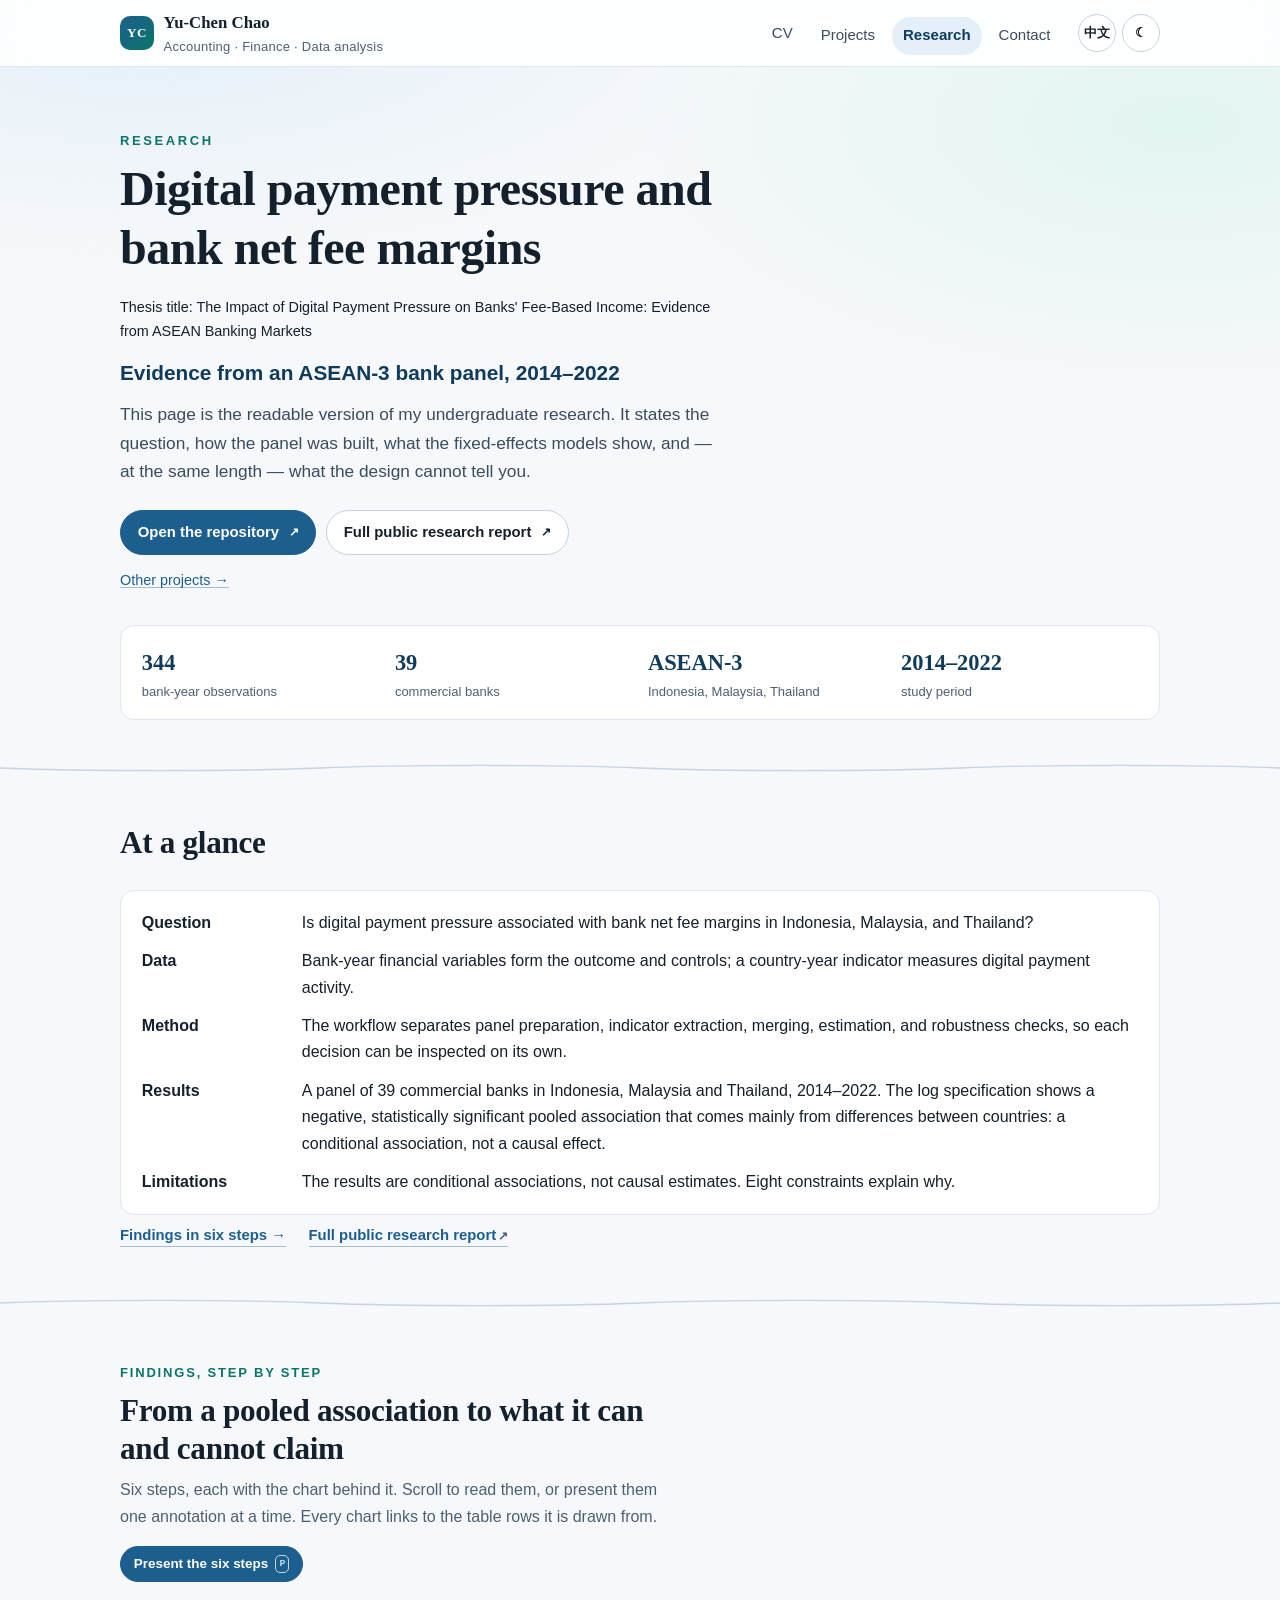
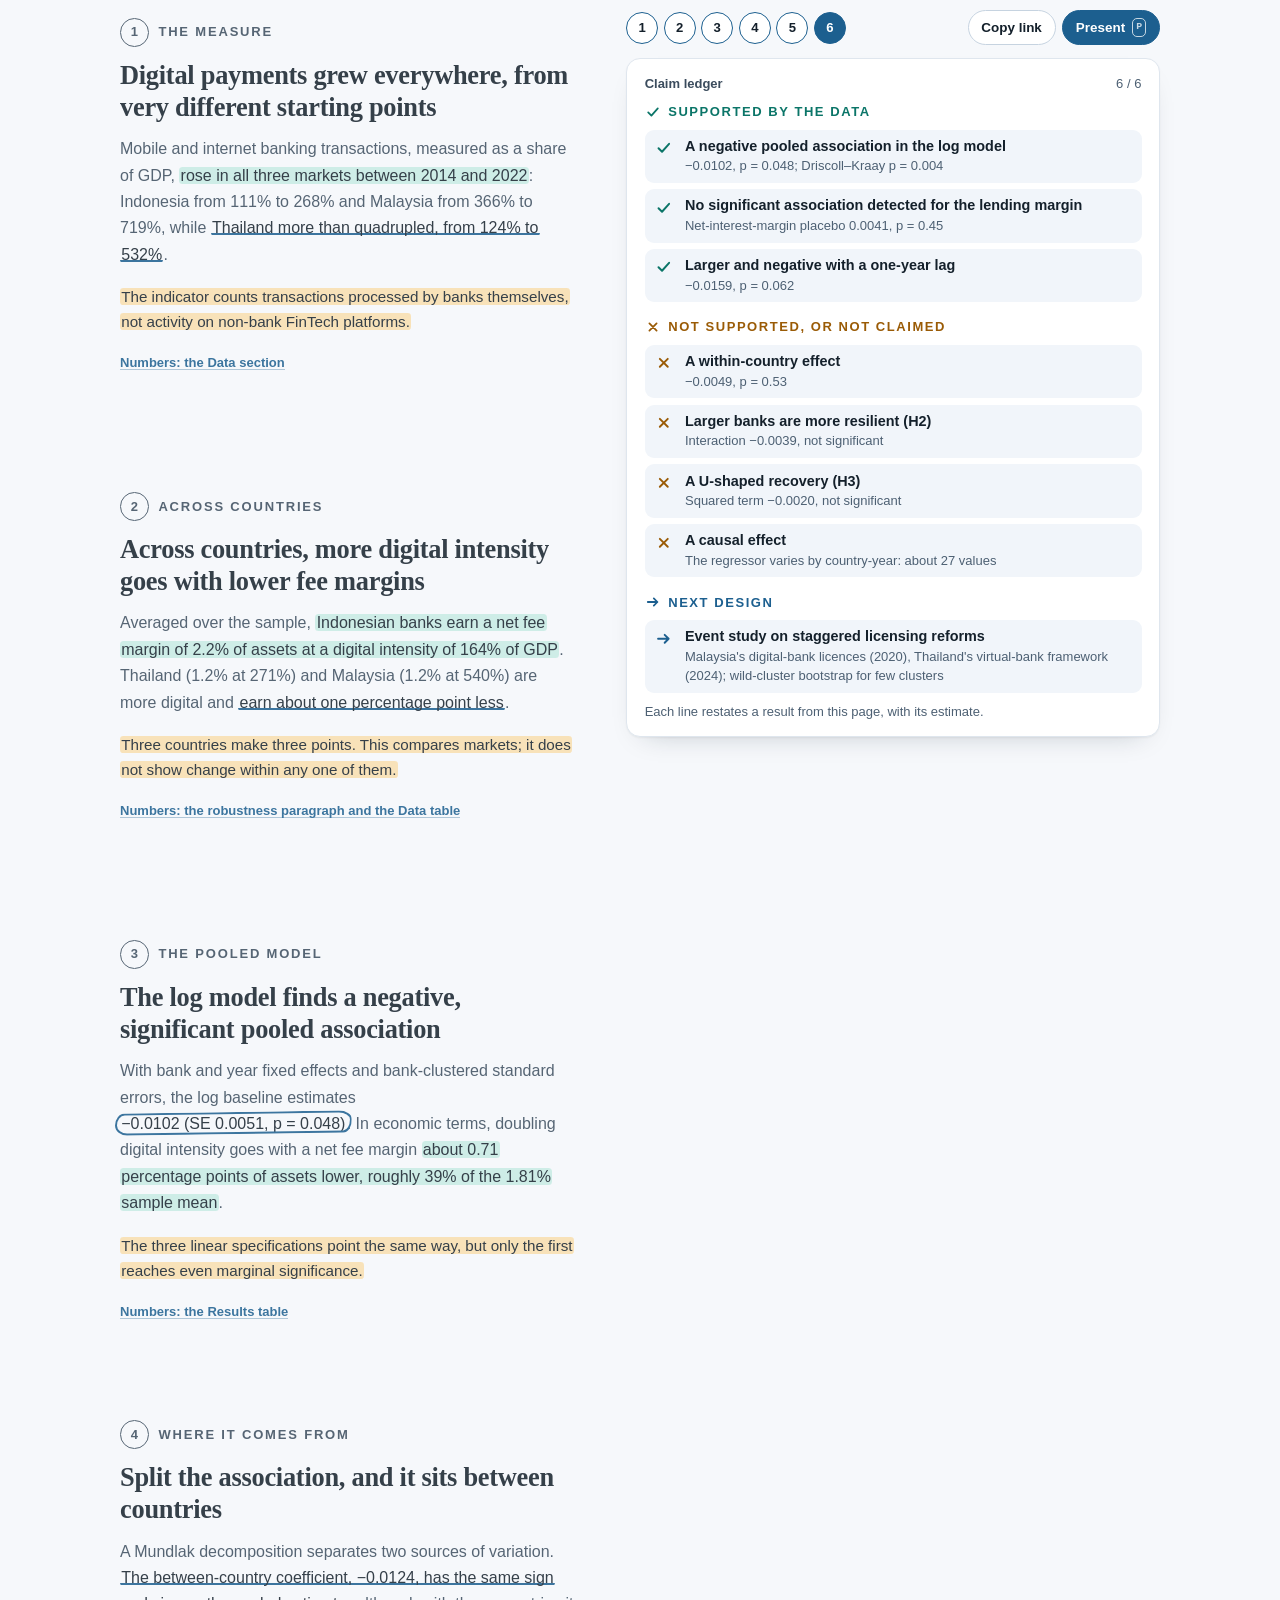
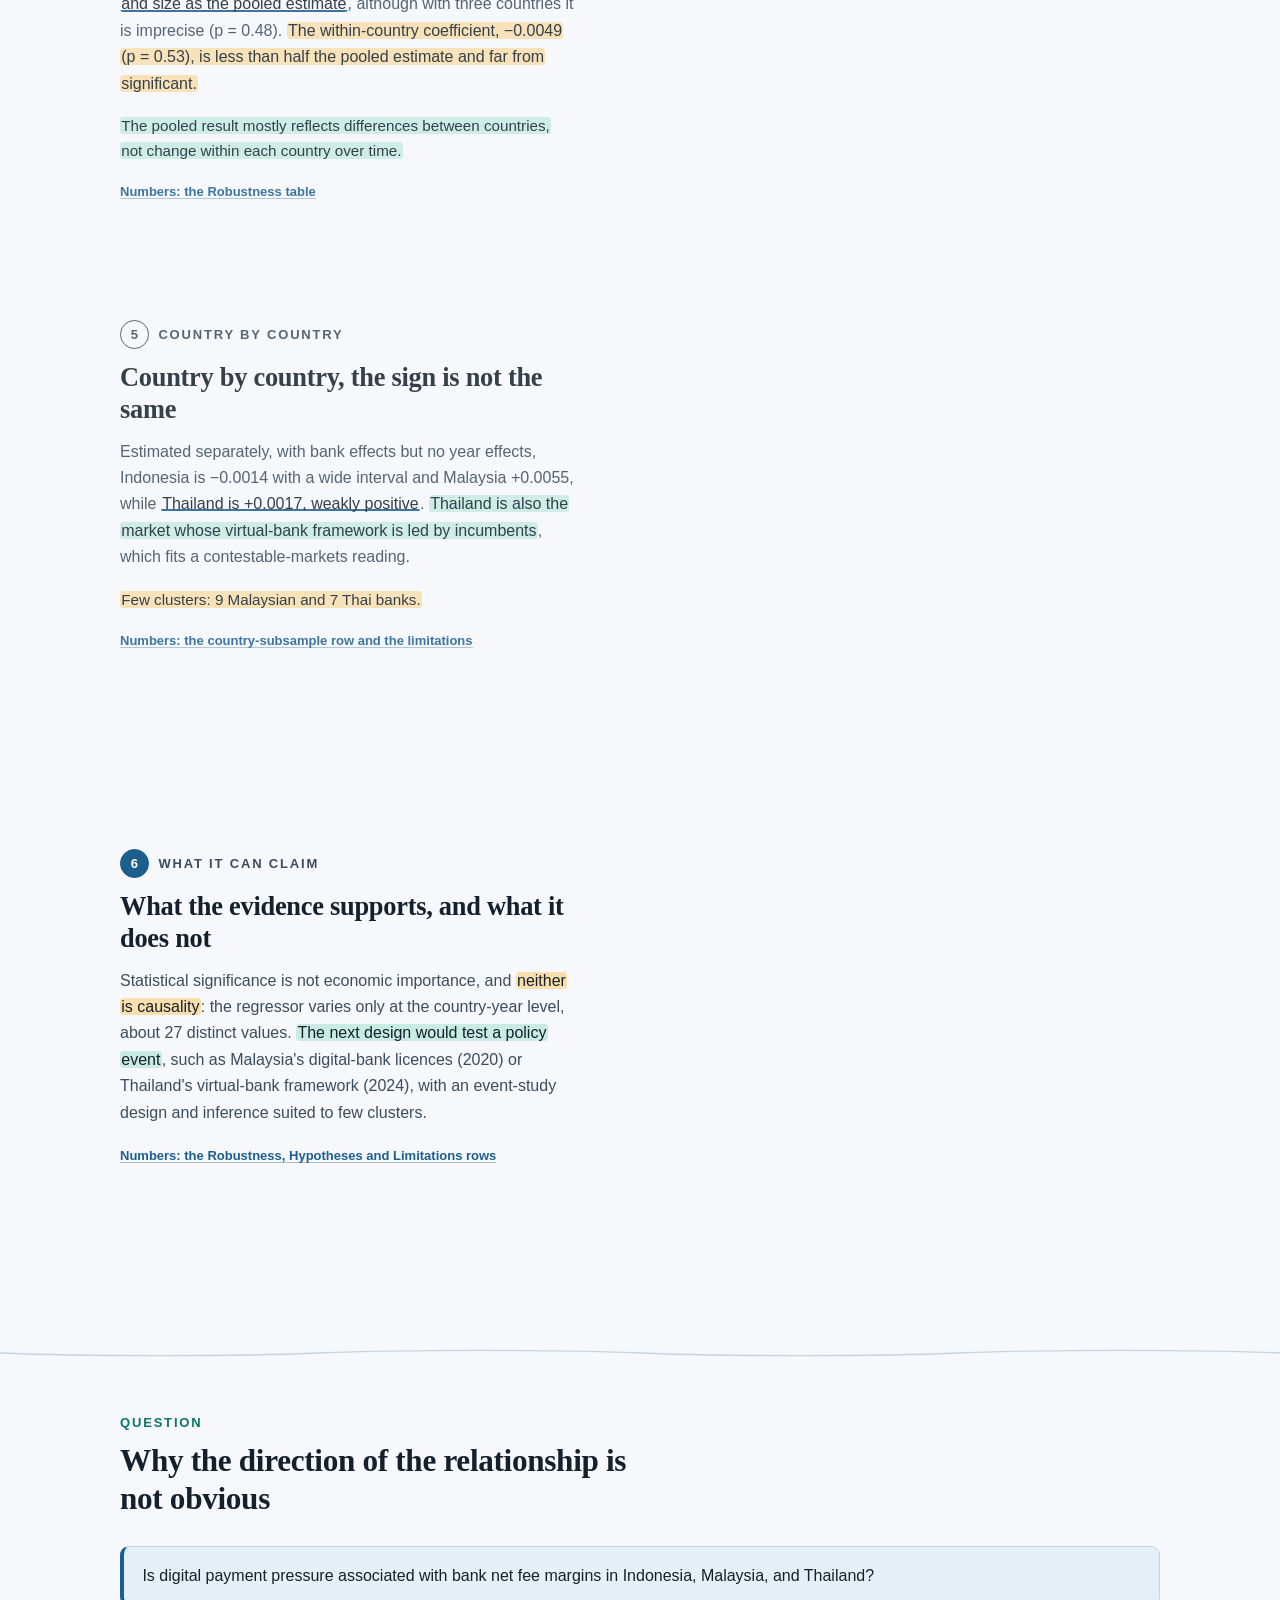
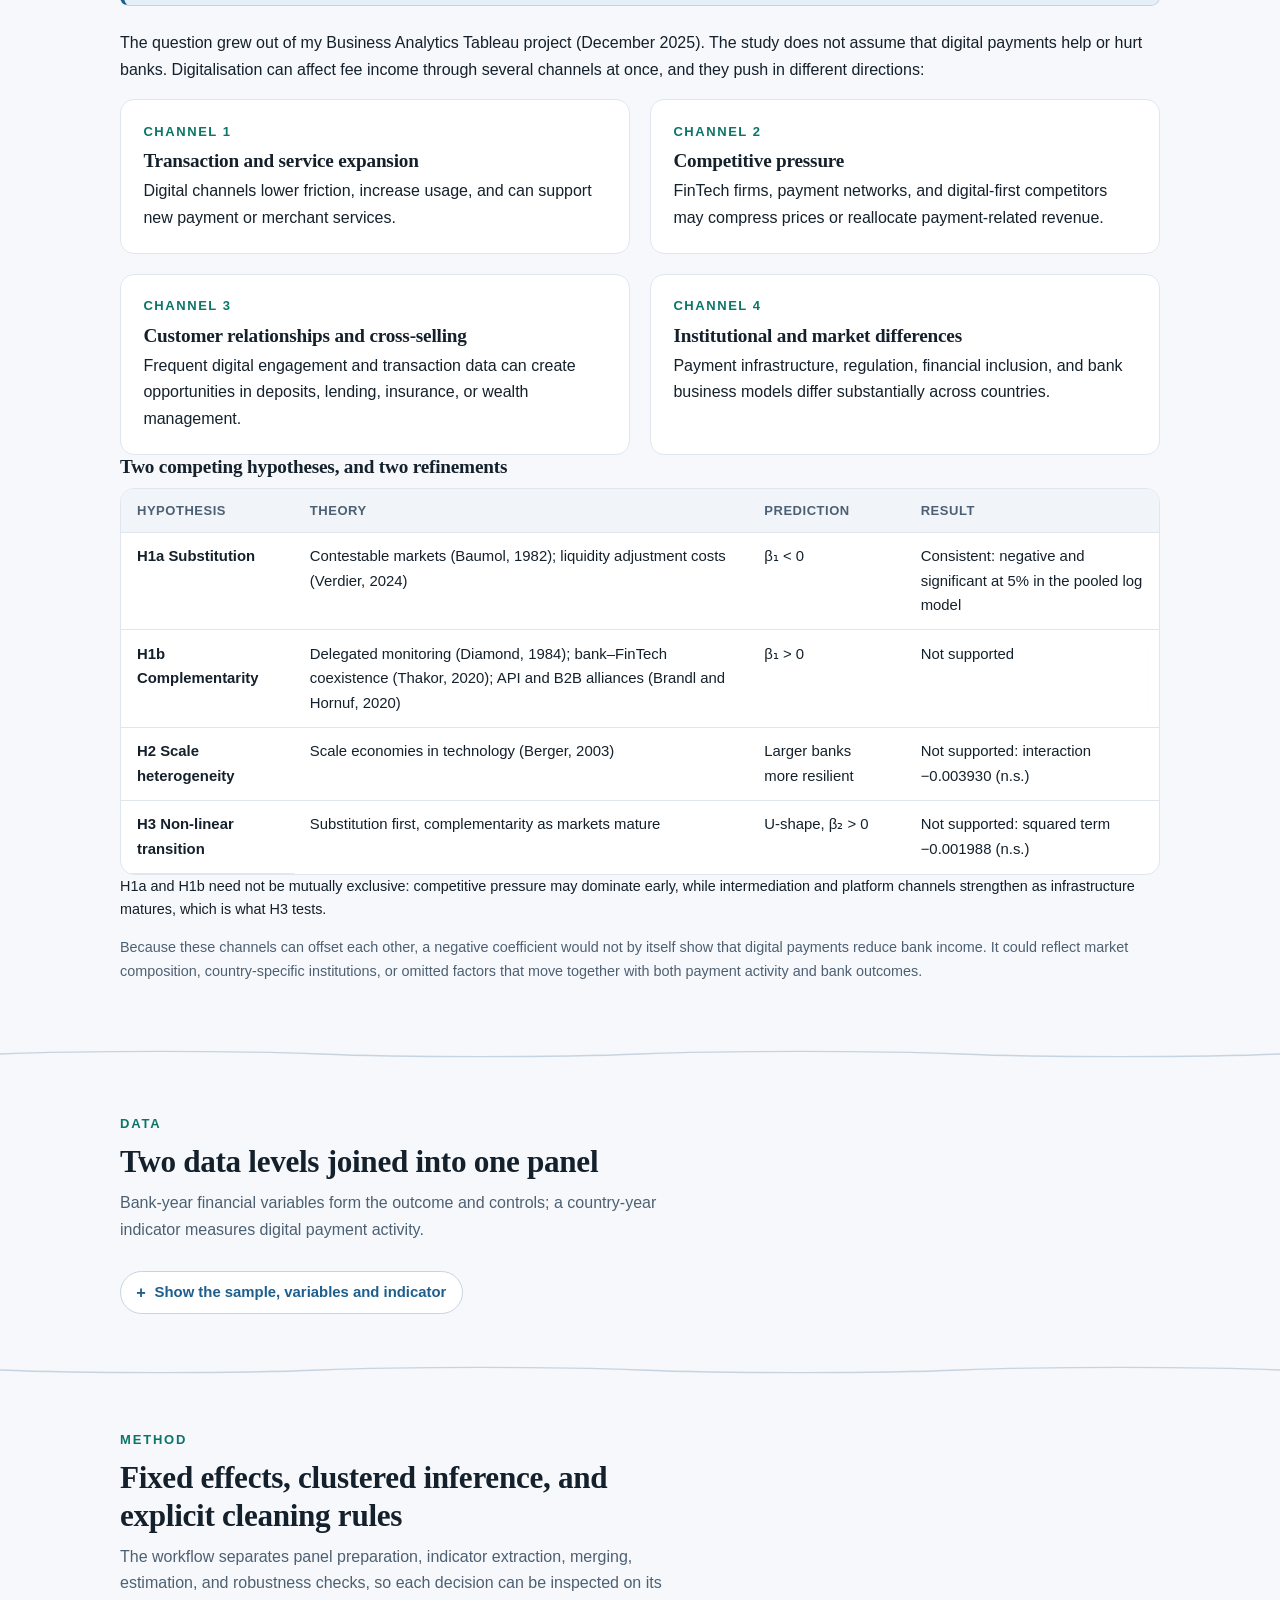
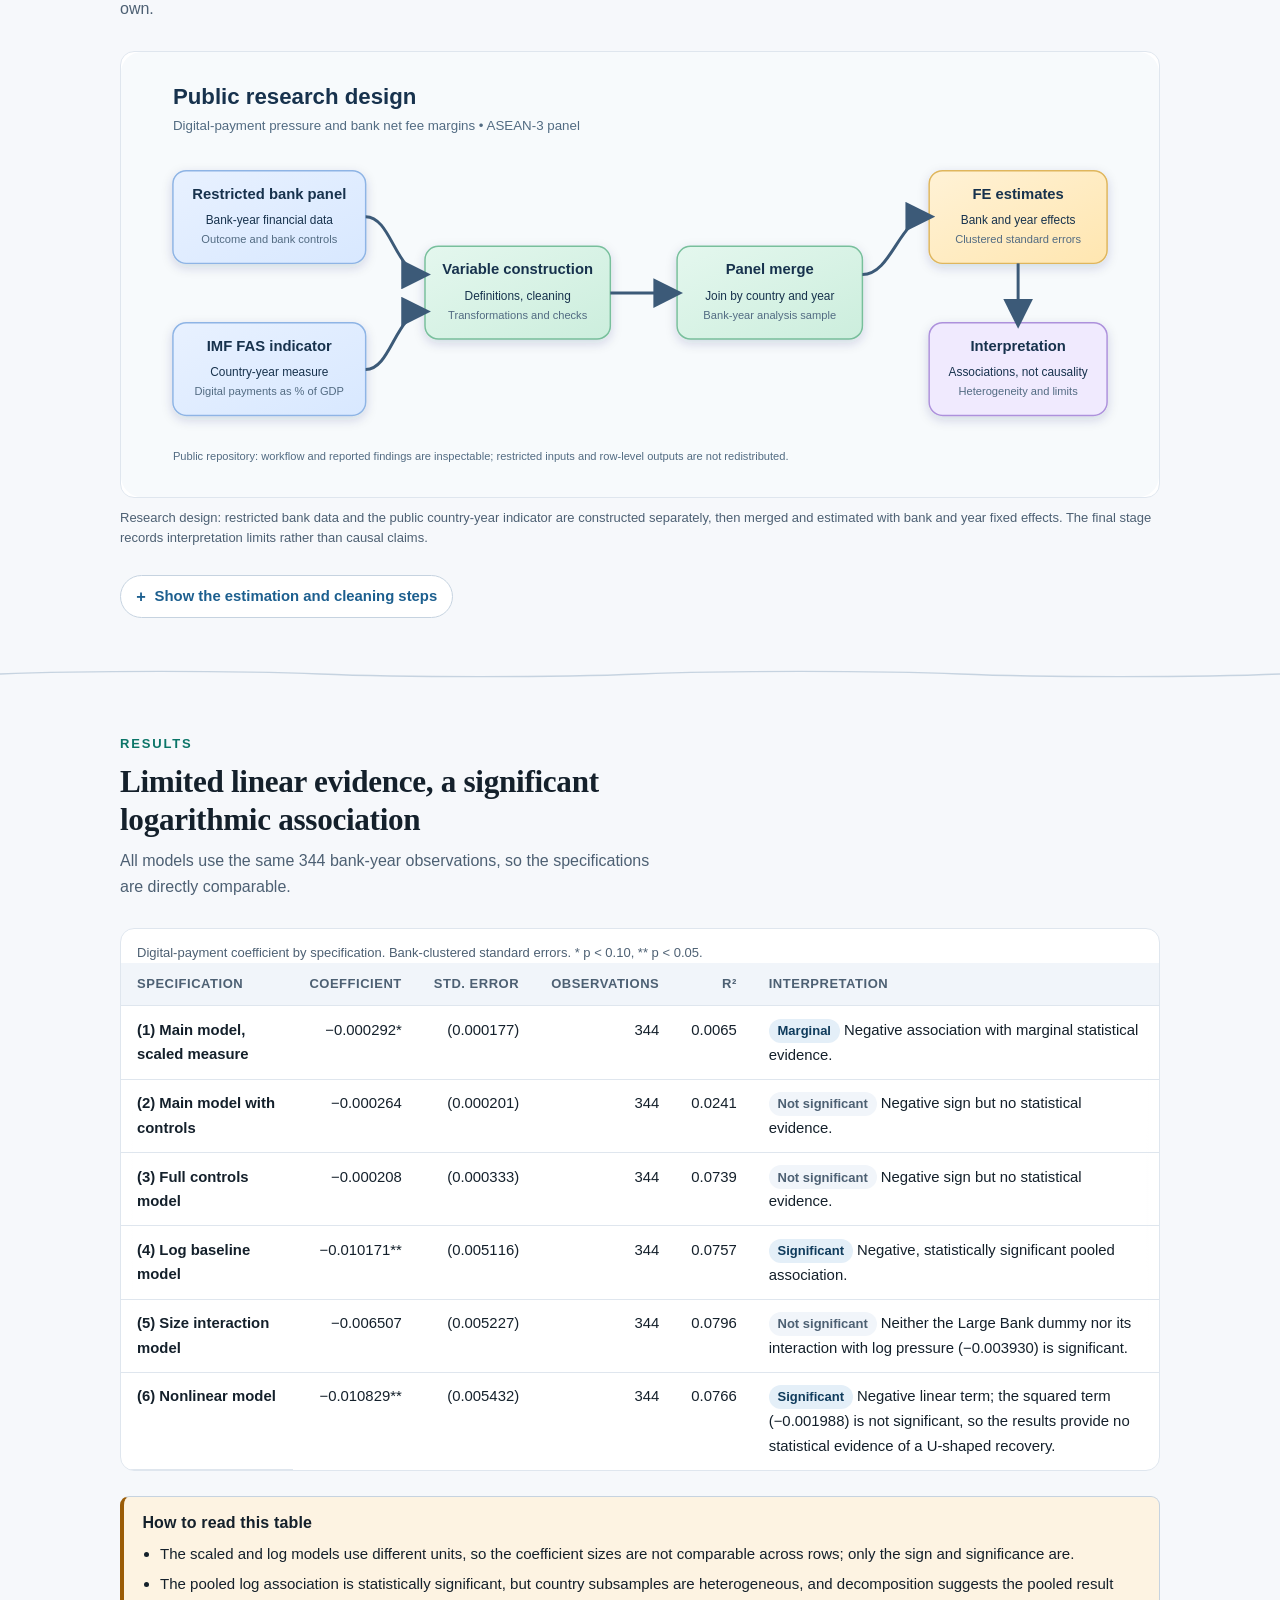
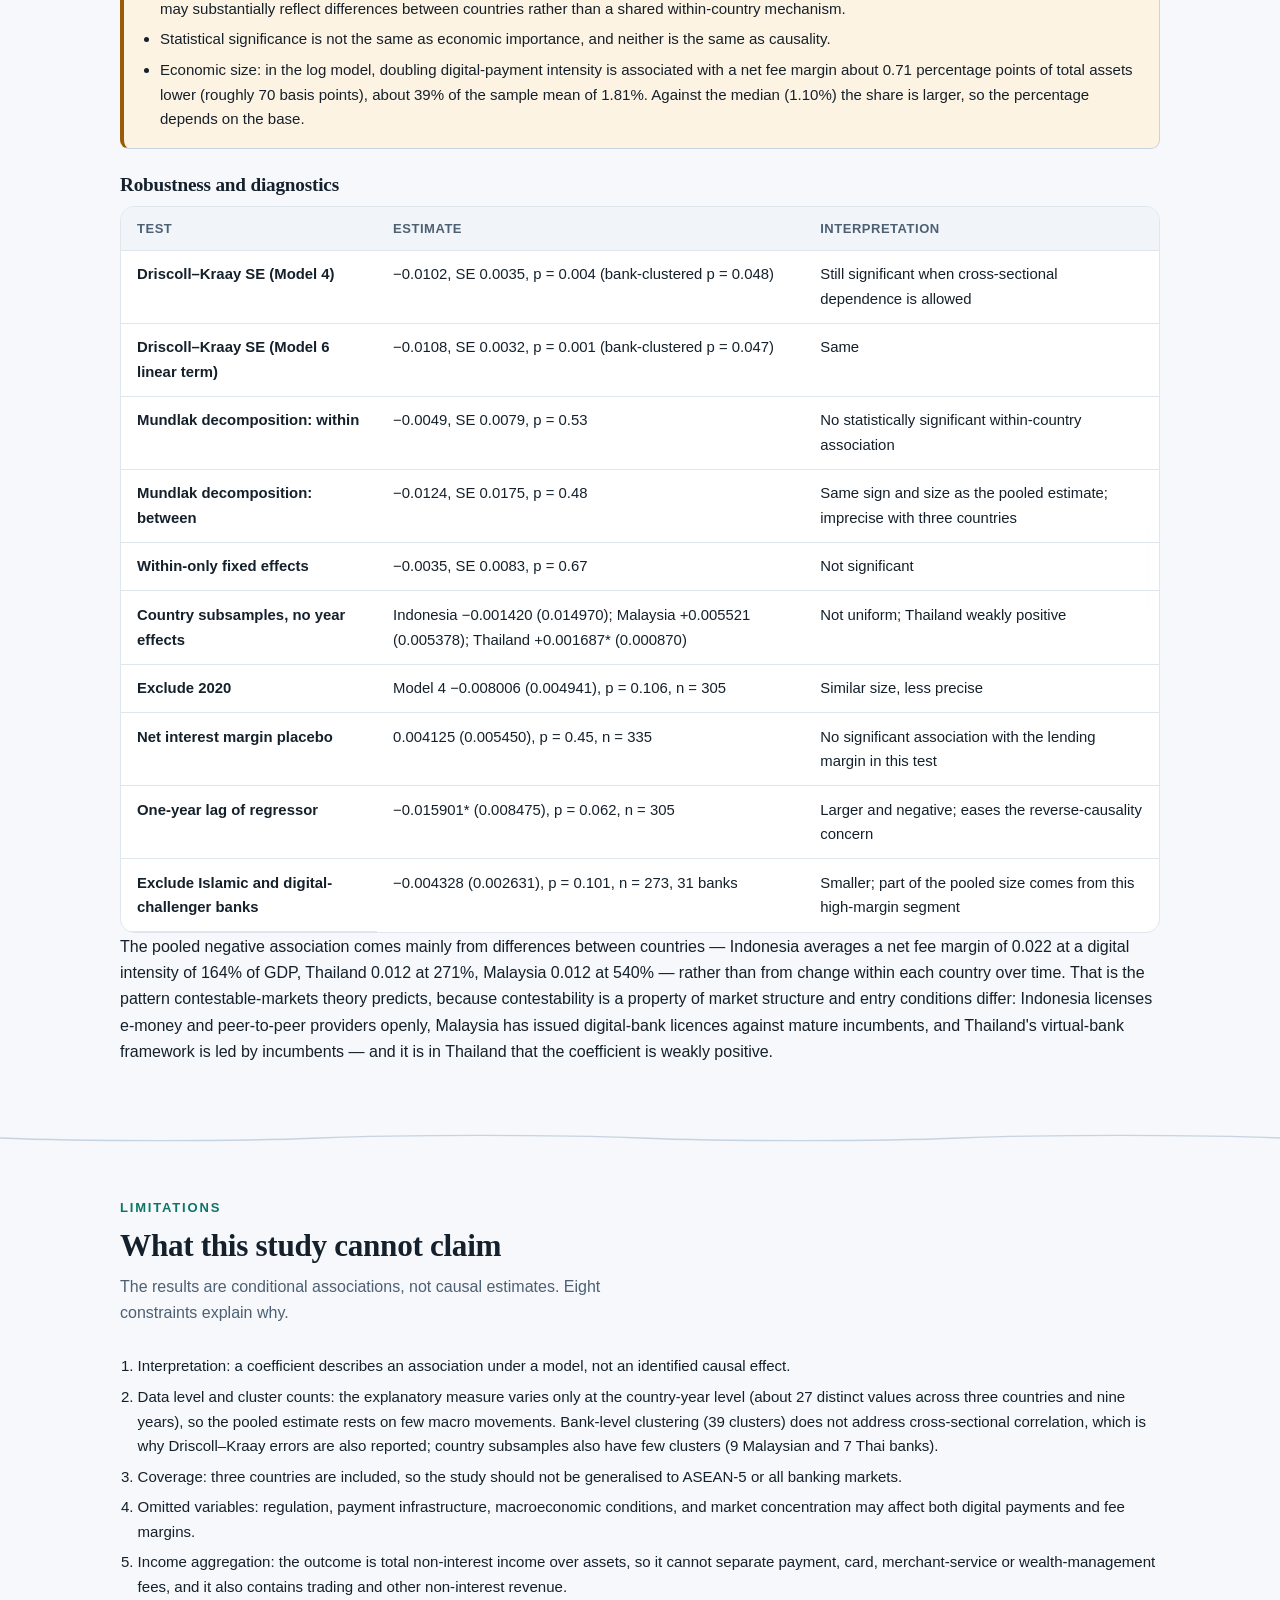
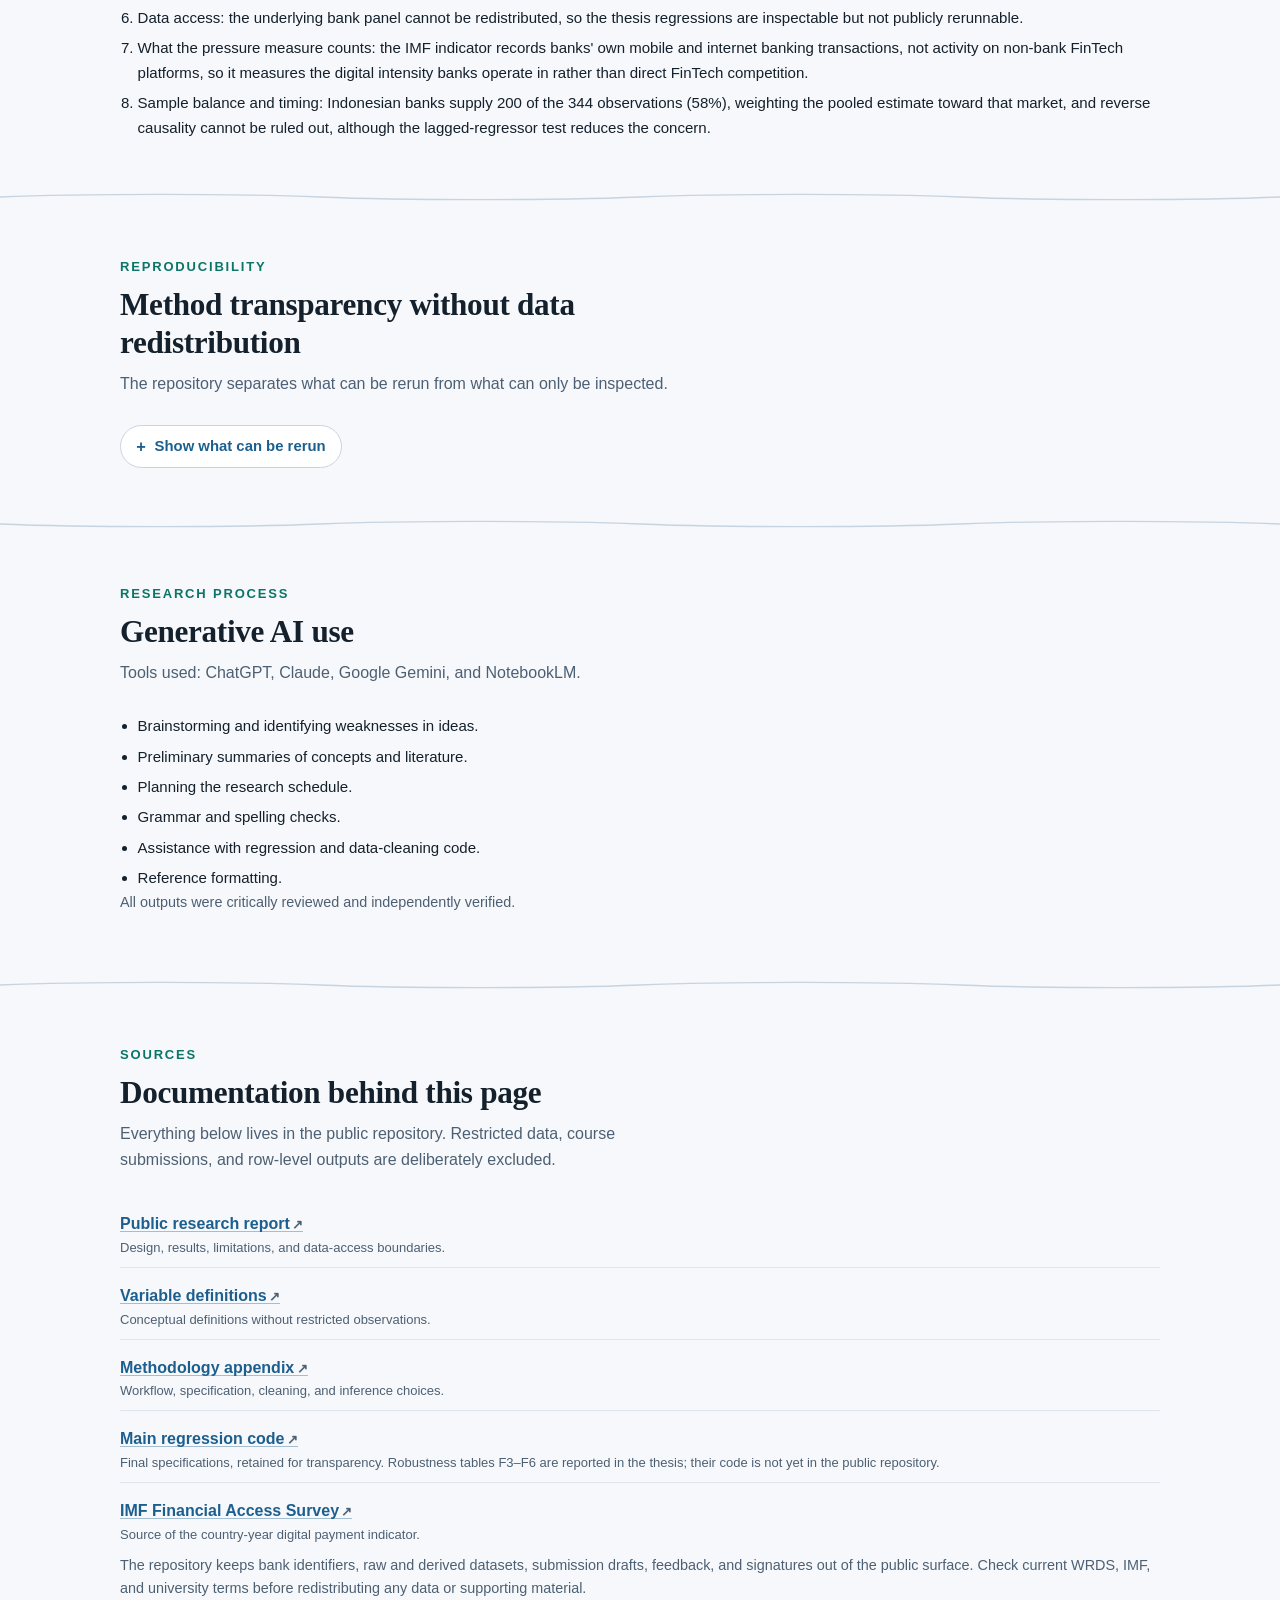
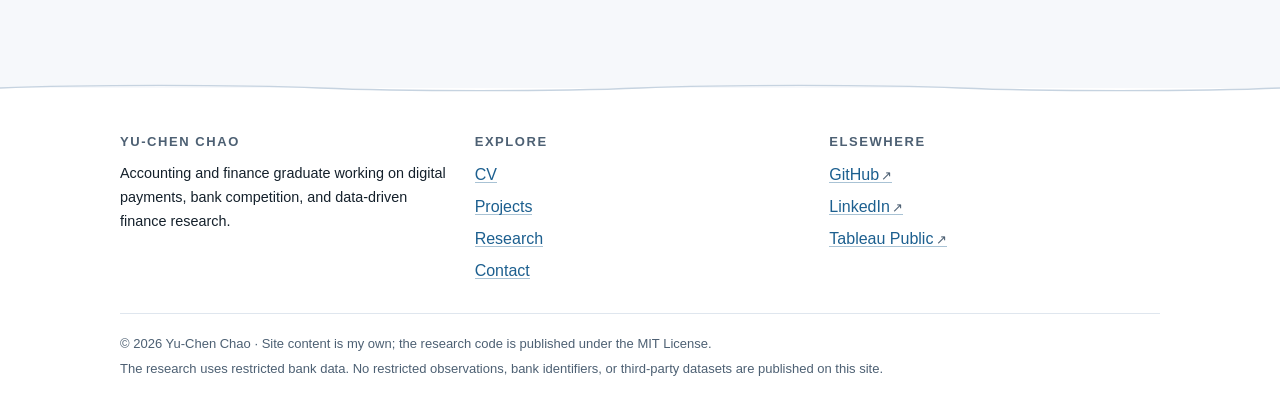
<file: research.html>
<!DOCTYPE html>
<html lang="en">
<head>
<meta charset="utf-8">
<meta name="viewport" content="width=device-width, initial-scale=1">
<title data-i18n="meta.research.title">Research — Digital payment pressure and bank net fee margins</title>
<meta name="description" content="Research design, data, results, and limitations of a panel study on digital payment pressure and bank net fee margins in Indonesia, Malaysia, and Thailand." data-i18n-meta="meta.research.description">
<link rel="canonical" href="https://chaoglay1101-del.github.io/research.html">
<link rel="icon" href="assets/img/favicon.svg" type="image/svg+xml">
<meta property="og:type" content="article">
<meta property="og:title" content="Research — Digital payment pressure and bank net fee margins" data-i18n-meta="meta.research.title">
<meta property="og:description" content="Research design, data, results, and limitations of a panel study on digital payment pressure and bank net fee margins in Indonesia, Malaysia, and Thailand." data-i18n-meta="meta.research.description">
<meta property="og:url" content="https://chaoglay1101-del.github.io/research.html">
<meta property="og:site_name" content="Yu-Chen Chao">
<meta property="og:locale" content="en_GB">
<meta property="og:image" content="https://chaoglay1101-del.github.io/assets/img/og-image.png">
<meta property="og:image:type" content="image/png">
<meta property="og:image:width" content="1200">
<meta property="og:image:height" content="630">
<meta property="og:image:alt" content="Card reading: Yu-Chen Chao, accounting and finance. Digital payment pressure and bank net fee margins in an ASEAN-3 bank panel, 39 banks, 344 bank-year observations, 2014-2022.">
<meta name="twitter:card" content="summary_large_image">
<meta name="twitter:image" content="https://chaoglay1101-del.github.io/assets/img/og-image.png">
<link rel="stylesheet" href="assets/css/styles.css">
<link rel="stylesheet" href="assets/css/motion.css">
<script>(function () { var h = window.location.hash; if (h === "#tableau" || h === "#techstarterweb") { window.location.replace("projects.html" + h); } })();</script>
<script>document.documentElement.classList.add("js");</script>
<script src="assets/js/i18n.js" defer></script>
<script src="assets/js/main.js" defer></script>
<script src="assets/js/story.js" defer onerror="document.documentElement.classList.add('story-off')"></script>
</head>
<body class="research-page">
<a class="skip-link" href="#main" data-i18n="ui.skip">Skip to main content</a>

<header class="site-header">
  <div class="container">
    <a class="brand" href="index.html">
      <span class="brand-mark" aria-hidden="true" data-i18n="name.monogram">YC</span>
      <span><span data-i18n="name.short">Yu-Chen Chao</span>
        <span class="brand-role" data-i18n="brand.role">Accounting · Finance · Data analysis</span>
      </span>
    </a>
    <nav class="primary-nav" id="primary-nav" aria-label="Primary" data-i18n-attr="aria-label:nav.primary">
      <ul class="nav-list">
        <li><a href="index.html" data-i18n="nav.home">CV</a></li>
        <li><a href="projects.html" data-i18n="nav.projects">Projects</a></li>
        <li><a href="research.html" aria-current="page" data-i18n="nav.research">Research</a></li>
        <li><a href="index.html#contact" data-i18n="nav.contact">Contact</a></li>
      </ul>
    </nav>
            <div class="header-tools">
      <button class="icon-btn" type="button" data-action="toggle-lang" lang="zh-Hant-TW" aria-label="將本頁切換為繁體中文" title="將本頁切換為繁體中文">中文</button>
      <button class="icon-btn" type="button" data-action="toggle-theme" aria-pressed="false" aria-label="Switch to dark theme" title="Switch to dark theme" data-label-dark="Switch to dark theme" data-label-light="Switch to light theme">☾</button>
      <button class="icon-btn nav-toggle" type="button" data-action="toggle-nav" aria-controls="primary-nav" aria-expanded="false" aria-label="Show navigation" data-i18n-attr="aria-label:nav.toggle">☰</button>
    </div>
  </div>
</header>

<main id="main">

  <section class="hero">
    <div class="container">
      <div class="hero-text">
        <p class="hero-name" data-i18n="research.eyebrow">Research</p>
        <h1 data-i18n="research.title">Digital payment pressure and bank net fee margins</h1>
        <p class="small" data-i18n="research.formalTitle">Thesis title: The Impact of Digital Payment Pressure on Banks' Fee-Based Income: Evidence from ASEAN Banking Markets</p>
        <p class="hero-role" data-i18n="research.subtitle">Evidence from an ASEAN-3 bank panel, 2014–2022</p>
        <p class="lede" data-i18n="research.lede">This page is the readable version of my undergraduate research. It states the question, how the panel was built, what the fixed-effects models show, and — at the same length — what the design cannot tell you.</p>
        <div class="btn-group">
          <a class="btn btn-primary" href="https://github.com/chaoglay1101-del/digital-payment-pressure-bank-margins" rel="noopener noreferrer" data-i18n="research.ctaRepo" target="_blank">Open the repository</a>
          <a class="btn" href="https://github.com/chaoglay1101-del/digital-payment-pressure-bank-margins/blob/main/docs/public-research-report.md" rel="noopener noreferrer" data-i18n="research.ctaReport" target="_blank">Full public research report</a>
        </div>
        <p class="small"><a href="projects.html" data-i18n="research.otherProjects">Other projects →</a></p>
      </div>
      <ul class="fact-strip">
        <li>
          <span class="fact-value">344</span>
          <span class="fact-label" data-i18n="research.facts.observations">bank-year observations</span>
        </li>
        <li>
          <span class="fact-value">39</span>
          <span class="fact-label" data-i18n="research.facts.banks">commercial banks</span>
        </li>
        <li>
          <span class="fact-value">ASEAN-3</span>
          <span class="fact-label" data-i18n="research.facts.countries">Indonesia, Malaysia, Thailand</span>
        </li>
        <li>
          <span class="fact-value">2014–2022</span>
          <span class="fact-label" data-i18n="research.facts.period">study period</span>
        </li>
      </ul>
    </div>
  </section>

  <section class="section" id="glance" aria-labelledby="glance-heading">
    <div class="container">
      <div class="section-head">
        <h2 id="glance-heading" data-i18n="research.glance.heading">At a glance</h2>
      </div>
      <dl class="glance">
        <div>
          <dt data-i18n="research.q.eyebrow">Question</dt>
          <dd data-i18n="research.q.question">Is digital payment pressure associated with bank net fee margins in Indonesia, Malaysia, and Thailand?</dd>
        </div>
        <div>
          <dt data-i18n="research.data.eyebrow">Data</dt>
          <dd data-i18n="research.data.lede">Bank-year financial variables form the outcome and controls; a country-year indicator measures digital payment activity.</dd>
        </div>
        <div>
          <dt data-i18n="research.method.eyebrow">Method</dt>
          <dd data-i18n="research.method.lede">The workflow separates panel preparation, indicator extraction, merging, estimation, and robustness checks, so each decision can be inspected on its own.</dd>
        </div>
        <div>
          <dt data-i18n="research.results.eyebrow">Results</dt>
          <dd data-i18n="home.work.r1body">A panel of 39 commercial banks in Indonesia, Malaysia and Thailand, 2014–2022. The log specification shows a negative, statistically significant pooled association that comes mainly from differences between countries: a conditional association, not a causal effect.</dd>
        </div>
        <div>
          <dt data-i18n="research.limits.eyebrow">Limitations</dt>
          <dd data-i18n="research.limits.lede">The results are conditional associations, not causal estimates. Eight constraints explain why.</dd>
        </div>
      </dl>
      <p class="work-links">
        <a href="#story" data-i18n="home.work.r1link">Findings in six steps</a>
        <a href="https://github.com/chaoglay1101-del/digital-payment-pressure-bank-margins/blob/main/docs/public-research-report.md" rel="noopener noreferrer" data-i18n="research.ctaReport" target="_blank">Full public research report</a>
      </p>
    </div>
  </section>

  <section class="section screen-only story-section" id="story" aria-labelledby="story-heading">
    <div class="container story-container">
      <div class="section-head">
        <span class="eyebrow" data-i18n="research.story.eyebrow">Findings, step by step</span>
        <h2 id="story-heading" data-i18n="research.story.heading">From a pooled association to what it can and cannot claim</h2>
        <p data-i18n="research.story.lede">Six steps, each with the chart behind it. Scroll to read them, or present them one annotation at a time. Every chart links to the table rows it is drawn from.</p>
        <button class="btn btn-primary btn-small" type="button" data-story="present" data-from-start><span data-i18n="research.story.present">Present the six steps</span> <kbd>P</kbd></button>
      </div>

      <div class="story" id="story-deck" data-deck="research" data-deck-prefix="step" tabindex="-1">
        <div class="story-steps">
          <article class="step" id="step-1" data-clicks="3" aria-labelledby="story-s1-title">
            <div class="step-text">
              <p class="step-kicker"><span class="step-num" aria-hidden="true">1</span><span data-i18n="research.story.s1.kicker">The measure</span></p>
              <h3 id="story-s1-title" data-i18n="research.story.s1.title">Digital payments grew everywhere, from very different starting points</h3>
              <p data-i18n-html="research.story.s1.body">Mobile and internet banking transactions, measured as a share of GDP, <mark class="mk mk--find" data-mark="1">rose in all three markets between 2014 and 2022</mark>: Indonesia from 111% to 268% and Malaysia from 366% to 719%, while <mark class="mk mk--key" data-mark="2">Thailand more than quadrupled, from 124% to 532%</mark>.</p>
              <p class="caution" data-i18n-html="research.story.s1.caution"><mark class="mk mk--warn" data-mark="3">The indicator counts transactions processed by banks themselves, not activity on non-bank FinTech platforms.</mark></p>
              <a class="story-cite" href="#data" data-cite="dpp" data-i18n="research.story.s1.cite">Numbers: the Data section</a>
            </div>
            <figure class="scene" data-scene="dpp" aria-labelledby="story-s1-fig">
              <div class="scene-head"><span class="scene-title" id="story-s1-fig" data-i18n="research.story.s1.fig">Mobile and internet banking transactions, % of GDP</span><span class="scene-num">1 / 6</span></div>
              <div class="scene-plot"></div>
              <figcaption data-i18n="research.story.s1.cap">2014 and 2022 values for each country; the years in between are not drawn.</figcaption>
            </figure>
          </article>
          <article class="step" id="step-2" data-clicks="3" aria-labelledby="story-s2-title">
            <div class="step-text">
              <p class="step-kicker"><span class="step-num" aria-hidden="true">2</span><span data-i18n="research.story.s2.kicker">Across countries</span></p>
              <h3 id="story-s2-title" data-i18n="research.story.s2.title">Across countries, more digital intensity goes with lower fee margins</h3>
              <p data-i18n-html="research.story.s2.body">Averaged over the sample, <mark class="mk mk--find" data-mark="1">Indonesian banks earn a net fee margin of 2.2% of assets at a digital intensity of 164% of GDP</mark>. Thailand (1.2% at 271%) and Malaysia (1.2% at 540%) are more digital and <mark class="mk mk--key" data-mark="2">earn about one percentage point less</mark>.</p>
              <p class="caution" data-i18n-html="research.story.s2.caution"><mark class="mk mk--warn" data-mark="3">Three countries make three points. This compares markets; it does not show change within any one of them.</mark></p>
              <a class="story-cite" href="#results" data-cite="avg obs" data-i18n="research.story.s2.cite">Numbers: the robustness paragraph and the Data table</a>
            </div>
            <figure class="scene" data-scene="avg" aria-labelledby="story-s2-fig">
              <div class="scene-head"><span class="scene-title" id="story-s2-fig" data-i18n="research.story.s2.fig">Country averages, 2014–2022</span><span class="scene-num">2 / 6</span></div>
              <div class="scene-plot"></div>
              <figcaption data-i18n="research.story.s2.cap">Each dot is one country's sample average. Labels give the number of bank-year observations.</figcaption>
            </figure>
          </article>
          <article class="step" id="step-3" data-clicks="3" aria-labelledby="story-s3-title">
            <div class="step-text">
              <p class="step-kicker"><span class="step-num" aria-hidden="true">3</span><span data-i18n="research.story.s3.kicker">The pooled model</span></p>
              <h3 id="story-s3-title" data-i18n="research.story.s3.title">The log model finds a negative, significant pooled association</h3>
              <p data-i18n-html="research.story.s3.body">With bank and year fixed effects and bank-clustered standard errors, the log baseline estimates <mark class="mk mk--box" data-mark="1">−0.0102 (SE 0.0051, p = 0.048)</mark>. In economic terms, doubling digital intensity goes with a net fee margin <mark class="mk mk--find" data-mark="2">about 0.71 percentage points of assets lower, roughly 39% of the 1.81% sample mean</mark>.</p>
              <p class="caution" data-i18n-html="research.story.s3.caution"><mark class="mk mk--warn" data-mark="3">The three linear specifications point the same way, but only the first reaches even marginal significance.</mark></p>
              <a class="story-cite" href="#results" data-cite="r1 r2 r3 r4 r4b r5" data-i18n="research.story.s3.cite">Numbers: the Results table</a>
            </div>
            <figure class="scene" data-scene="tstat" aria-labelledby="story-s3-fig">
              <div class="scene-head"><span class="scene-title" id="story-s3-fig" data-i18n="research.story.s3.fig">t-statistic by specification</span><span class="scene-num">3 / 6</span></div>
              <div class="scene-plot"></div>
              <figcaption data-i18n="research.story.s3.cap">Each dot is a t-statistic: the published coefficient divided by its bank-clustered standard error. The scaled and log models use different units, so t is the comparable quantity. Dashed lines mark |t| = 1.645 (10%) and 1.96 (5%).</figcaption>
            </figure>
          </article>
          <article class="step" id="step-4" data-clicks="3" aria-labelledby="story-s4-title">
            <div class="step-text">
              <p class="step-kicker"><span class="step-num" aria-hidden="true">4</span><span data-i18n="research.story.s4.kicker">Where it comes from</span></p>
              <h3 id="story-s4-title" data-i18n="research.story.s4.title">Split the association, and it sits between countries</h3>
              <p data-i18n-html="research.story.s4.body">A Mundlak decomposition separates two sources of variation. <mark class="mk mk--key" data-mark="1">The between-country coefficient, −0.0124, has the same sign and size as the pooled estimate</mark>, although with three countries it is imprecise (p = 0.48). <mark class="mk mk--warn" data-mark="2">The within-country coefficient, −0.0049 (p = 0.53), is less than half the pooled estimate and far from significant.</mark></p>
              <p class="caution" data-i18n-html="research.story.s4.caution"><mark class="mk mk--find" data-mark="3">The pooled result mostly reflects differences between countries, not change within each country over time.</mark></p>
              <a class="story-cite" href="#results" data-cite="r4 t1 t3 t4 t5" data-i18n="research.story.s4.cite">Numbers: the Robustness table</a>
            </div>
            <figure class="scene" data-scene="decomp" aria-labelledby="story-s4-fig">
              <div class="scene-head"><span class="scene-title" id="story-s4-fig" data-i18n="research.story.s4.fig">The pooled estimate, split into between and within</span><span class="scene-num">4 / 6</span></div>
              <div class="scene-plot"></div>
              <figcaption data-i18n="research.story.s4.cap">Dots are estimates and bars are 95% intervals (estimate ± 1.96 × SE). Every row uses the log specification.</figcaption>
            </figure>
          </article>
          <article class="step" id="step-5" data-clicks="3" aria-labelledby="story-s5-title">
            <div class="step-text">
              <p class="step-kicker"><span class="step-num" aria-hidden="true">5</span><span data-i18n="research.story.s5.kicker">Country by country</span></p>
              <h3 id="story-s5-title" data-i18n="research.story.s5.title">Country by country, the sign is not the same</h3>
              <p data-i18n-html="research.story.s5.body">Estimated separately, with bank effects but no year effects, Indonesia is −0.0014 with a wide interval and Malaysia +0.0055, while <mark class="mk mk--key" data-mark="1">Thailand is +0.0017, weakly positive</mark>. <mark class="mk mk--find" data-mark="2">Thailand is also the market whose virtual-bank framework is led by incumbents</mark>, which fits a contestable-markets reading.</p>
              <p class="caution" data-i18n-html="research.story.s5.caution"><mark class="mk mk--warn" data-mark="3">Few clusters: 9 Malaysian and 7 Thai banks.</mark></p>
              <a class="story-cite" href="#results" data-cite="t6 l2" data-i18n="research.story.s5.cite">Numbers: the country-subsample row and the limitations</a>
            </div>
            <figure class="scene" data-scene="countries" aria-labelledby="story-s5-fig">
              <div class="scene-head"><span class="scene-title" id="story-s5-fig" data-i18n="research.story.s5.fig">Country subsamples, log specification</span><span class="scene-num">5 / 6</span></div>
              <div class="scene-plot"></div>
              <figcaption data-i18n="research.story.s5.cap">Bank effects, no year effects, because a single-country model would absorb a country-year regressor into the year effects. Bars are 95% intervals.</figcaption>
            </figure>
          </article>
          <article class="step" id="step-6" data-clicks="3" aria-labelledby="story-s6-title">
            <div class="step-text">
              <p class="step-kicker"><span class="step-num" aria-hidden="true">6</span><span data-i18n="research.story.s6.kicker">What it can claim</span></p>
              <h3 id="story-s6-title" data-i18n="research.story.s6.title">What the evidence supports, and what it does not</h3>
              <p data-i18n-html="research.story.s6.body">Statistical significance is not economic importance, and <mark class="mk mk--warn" data-mark="2">neither is causality</mark>: the regressor varies only at the country-year level, about 27 distinct values. <mark class="mk mk--find" data-mark="3">The next design would test a policy event</mark>, such as Malaysia's digital-bank licences (2020) or Thailand's virtual-bank framework (2024), with an event-study design and inference suited to few clusters.</p>
              <a class="story-cite" href="#results" data-cite="t1 t8 t9 h2 h3 l1" data-i18n="research.story.s6.cite">Numbers: the Robustness, Hypotheses and Limitations rows</a>
            </div>
            <figure class="scene" data-scene="ledger" aria-labelledby="story-s6-fig">
              <div class="scene-head"><span class="scene-title" id="story-s6-fig" data-i18n="research.story.s6.fig">Claim ledger</span><span class="scene-num">6 / 6</span></div>
              <div class="scene-plot"></div>
              <figcaption data-i18n="research.story.s6.cap">Each line restates a result from this page, with its estimate.</figcaption>
            </figure>
          </article>
        </div>

        <div class="story-stage">
          <div class="stage-inner">
            <div class="stage-top">
              <ol class="stage-pills" aria-label="Steps" data-i18n-attr="aria-label:story.ui.steps"></ol>
              <div class="stage-actions">
                <button class="btn btn-small" type="button" data-story="copy-link"><span data-i18n="story.ui.copy">Copy link</span></button>
                <button class="btn btn-small btn-primary" type="button" data-story="present"><span data-i18n="story.ui.present">Present</span> <kbd>P</kbd></button>
              </div>
            </div>
            <div class="stage-scenes"></div>
          </div>
        </div>
      </div>

      <div class="story-strings" hidden>
        <span data-s="ui.stepN" data-i18n="story.str.stepN">Step {n}</span>
        <span data-s="ui.count" data-i18n="story.str.count">Step {s} of {n} · note {c} of {m}</span>
        <span data-s="ui.copied" data-i18n="story.str.copied">Link copied: {h}</span>
        <span data-s="ui.copyFail" data-i18n="story.str.copyFail">Could not copy. The link is {u}</span>
        <span data-s="ui.citeLabel" data-i18n="story.str.citeLabel">Numbers behind step {n}</span>
        <span data-s="c.id" data-i18n="research.story.str.cId">Indonesia</span>
        <span data-s="c.my" data-i18n="research.story.str.cMy">Malaysia</span>
        <span data-s="c.th" data-i18n="research.story.str.cTh">Thailand</span>
        <span data-s="dpp.aria" data-i18n="research.story.str.dppAria">Slope chart: mobile and internet banking transactions as a share of GDP in 2014 and 2022 for Indonesia, Malaysia and Thailand.</span>
        <span data-s="dpp.value" data-i18n="research.story.str.dppValue">{v}% of GDP</span>
        <span data-s="dpp.bankOnly" data-i18n="research.story.str.dppBankOnly">Banks' own transactions only</span>
        <span data-s="avg.aria" data-i18n="research.story.str.avgAria">Scatter of country averages: Indonesia 2.2% net fee margin at 164% of GDP, Thailand 1.2% at 271%, Malaysia 1.2% at 540%.</span>
        <span data-s="avg.x" data-i18n="research.story.str.avgX">Average digital intensity, % of GDP</span>
        <span data-s="avg.y" data-i18n="research.story.str.avgY">Average net fee margin, % of assets</span>
        <span data-s="avg.obs" data-i18n="research.story.str.avgObs">{n} bank-years</span>
        <span data-s="avg.gap" data-i18n="research.story.str.avgGap">≈ 1.0 pp lower</span>
        <span data-s="avg.three" data-i18n="research.story.str.avgThree">3 countries = 3 points</span>
        <span data-s="avg.tip" data-i18n="research.story.str.avgTip">{d}% of GDP · margin {m}% · {n} bank-years</span>
        <span data-s="tstat.aria" data-i18n="research.story.str.tAria">Dot plot of t-statistics for six specifications; the log baseline and the squared-term model pass |t| = 1.96.</span>
        <span data-s="tstat.x" data-i18n="research.story.str.tX">t = coefficient ÷ standard error</span>
        <span data-s="tstat.linear" data-i18n="research.story.str.tLinear">LINEAR</span>
        <span data-s="tstat.log" data-i18n="research.story.str.tLog">LOG</span>
        <span data-s="spec.r1" data-i18n="research.story.str.specR1">Scaled measure</span>
        <span data-s="spec.r2" data-i18n="research.story.str.specR2">+ financial controls</span>
        <span data-s="spec.r3" data-i18n="research.story.str.specR3">Full controls</span>
        <span data-s="spec.r4" data-i18n="research.story.str.specR4">Log baseline</span>
        <span data-s="spec.r4b" data-i18n="research.story.str.specR4b">Size interaction</span>
        <span data-s="spec.r5" data-i18n="research.story.str.specR5">Squared log term</span>
        <span data-s="lg.sig" data-i18n="research.story.str.lgSig">p < 0.05</span>
        <span data-s="lg.marg" data-i18n="research.story.str.lgMarg">p < 0.10</span>
        <span data-s="lg.ns" data-i18n="research.story.str.lgNs">not significant</span>
        <span data-s="tstat.double" data-i18n="research.story.str.tDouble">doubling ≈ −0.71 pp</span>
        <span data-s="dec.aria" data-i18n="research.story.str.decAria">Interval plot: pooled estimates near −0.010, between-country −0.0124, within-country −0.0049 with an interval crossing zero.</span>
        <span data-s="dec.x" data-i18n="research.story.str.decX">Coefficient on log digital intensity</span>
        <span data-s="dec.d1" data-i18n="research.story.str.decD1">Pooled · clustered SE</span>
        <span data-s="dec.d2" data-i18n="research.story.str.decD2">Pooled · Driscoll–Kraay</span>
        <span data-s="dec.d3" data-i18n="research.story.str.decD3">Between countries</span>
        <span data-s="dec.d4" data-i18n="research.story.str.decD4">Within countries</span>
        <span data-s="dec.d5" data-i18n="research.story.str.decD5">Within-only FE</span>
        <span data-s="dec.same" data-i18n="research.story.str.decSame">same size</span>
        <span data-s="dec.half" data-i18n="research.story.str.decHalf">less than half, p = 0.53</span>
        <span data-s="cty.aria" data-i18n="research.story.str.ctyAria">Interval plot by country: Indonesia −0.0014, Malaysia +0.0055, Thailand +0.0017.</span>
        <span data-s="cty.obs" data-i18n="research.story.str.ctyObs">{n} obs</span>
        <span data-s="cty.incumbent" data-i18n="research.story.str.ctyIncumbent">incumbent-led virtual banks</span>
        <span data-s="cty.few" data-i18n="research.story.str.ctyFew">9 Malaysian, 7 Thai banks</span>
        <span data-s="ci.tip" data-i18n="research.story.str.ciTip">{c} · 95% [{lo}, {hi}] · p {p}</span>
        <span data-s="l.yes" data-i18n="research.story.str.lYes">Supported by the data</span>
        <span data-s="l.no" data-i18n="research.story.str.lNo">Not supported, or not claimed</span>
        <span data-s="l.next" data-i18n="research.story.str.lNext">Next design</span>
        <span data-s="l.y1" data-i18n="research.story.str.lY1">A negative pooled association in the log model</span>
        <span data-s="l.y1d" data-i18n="research.story.str.lY1d">−0.0102, p = 0.048; Driscoll–Kraay p = 0.004</span>
        <span data-s="l.y2" data-i18n="research.story.str.lY2">No significant association detected for the lending margin</span>
        <span data-s="l.y2d" data-i18n="research.story.str.lY2d">Net-interest-margin placebo 0.0041, p = 0.45</span>
        <span data-s="l.y3" data-i18n="research.story.str.lY3">Larger and negative with a one-year lag</span>
        <span data-s="l.y3d" data-i18n="research.story.str.lY3d">−0.0159, p = 0.062</span>
        <span data-s="l.n1" data-i18n="research.story.str.lN1">A within-country effect</span>
        <span data-s="l.n1d" data-i18n="research.story.str.lN1d">−0.0049, p = 0.53</span>
        <span data-s="l.n2" data-i18n="research.story.str.lN2">Larger banks are more resilient (H2)</span>
        <span data-s="l.n2d" data-i18n="research.story.str.lN2d">Interaction −0.0039, not significant</span>
        <span data-s="l.n3" data-i18n="research.story.str.lN3">A U-shaped recovery (H3)</span>
        <span data-s="l.n3d" data-i18n="research.story.str.lN3d">Squared term −0.0020, not significant</span>
        <span data-s="l.n4" data-i18n="research.story.str.lN4">A causal effect</span>
        <span data-s="l.n4d" data-i18n="research.story.str.lN4d">The regressor varies by country-year: about 27 values</span>
        <span data-s="l.x1" data-i18n="research.story.str.lX1">Event study on staggered licensing reforms</span>
        <span data-s="l.x1d" data-i18n="research.story.str.lX1d">Malaysia's digital-bank licences (2020), Thailand's virtual-bank framework (2024); wild-cluster bootstrap for few clusters</span>
      </div>
    </div>
  </section>

  <div class="present-ui screen-only" data-present-ui hidden>
    <div class="present-top">
      <span class="present-brand"><span class="brand-mark" aria-hidden="true" data-i18n="name.monogram">YC</span><span class="present-title" data-i18n="research.title">Digital payment pressure and bank net fee margins</span></span>
      <span class="present-timer" data-present-timer hidden></span>
      <span class="present-count" data-present-count aria-live="polite"></span>
      <button class="icon-btn" type="button" data-story="timer" data-present-timer-toggle aria-label="Show or hide the timer" title="Show or hide the timer" data-i18n-attr="aria-label:story.ui.timerToggle,title:story.ui.timerToggle" hidden><svg viewBox="0 0 20 20" width="16" height="16" aria-hidden="true" focusable="false"><circle cx="10" cy="11" r="6.5" fill="none" stroke="currentColor" stroke-width="1.8"/><path d="M10 7.5V11l2.3 1.6M8 2.5h4" fill="none" stroke="currentColor" stroke-width="1.8" stroke-linecap="round"/></svg></button>
      <button class="icon-btn" type="button" data-story="fullscreen" data-present-fullscreen aria-label="Full screen" title="Full screen" data-i18n-attr="aria-label:story.ui.fullscreen,title:story.ui.fullscreen">⤢</button>
      <button class="btn btn-small" type="button" data-story="exit"><span data-i18n="story.ui.exit">Exit</span> <kbd>Esc</kbd></button>
    </div>
    <div class="present-bottom">
      <button class="icon-btn" type="button" data-story="prev" data-present-prev aria-label="Previous step" data-i18n-attr="aria-label:story.ui.prev">←</button>
      <div class="present-track" data-present-track><span class="present-fill" data-present-fill></span></div>
      <button class="icon-btn" type="button" data-story="next" data-present-next aria-label="Next step" data-i18n-attr="aria-label:story.ui.next">→</button>
      <span class="present-hint" data-i18n="story.ui.hint">← → or Space</span>
    </div>
  </div>

  <div class="jump-bar screen-only" data-jump-bar hidden>
    <span data-jump-label></span>
    <button class="btn btn-small" type="button" data-jump-next><span data-i18n="story.ui.nextPlace">Next</span></button>
    <button class="btn btn-small" type="button" data-jump-back><span data-i18n="story.ui.back">Back</span></button>
    <button class="icon-btn" type="button" data-jump-close aria-label="Close" title="Close" data-i18n-attr="aria-label:story.ui.close,title:story.ui.close">×</button>
  </div>


  <section class="section" id="question">
    <div class="container">
      <div class="section-head">
        <span class="eyebrow" data-i18n="research.q.eyebrow">Question</span>
        <h2 data-i18n="research.q.heading">Why the direction of the relationship is not obvious</h2>
      </div>
      <div class="callout">
        <p data-i18n="research.q.question">Is digital payment pressure associated with bank net fee margins in Indonesia, Malaysia, and Thailand?</p>
      </div>
      <p data-i18n="research.q.body">The question grew out of my Business Analytics Tableau project (December 2025). The study does not assume that digital payments help or hurt banks. Digitalisation can affect fee income through several channels at once, and they push in different directions:</p>
      <div class="grid grid-2">
        <div class="card">
          <span class="card-tag" data-i18n="research.q.c1tag">Channel 1</span>
          <h3 data-i18n="research.q.c1title">Transaction and service expansion</h3>
          <p data-i18n="research.q.c1body">Digital channels lower friction, increase usage, and can support new payment or merchant services.</p>
        </div>
        <div class="card">
          <span class="card-tag" data-i18n="research.q.c2tag">Channel 2</span>
          <h3 data-i18n="research.q.c2title">Competitive pressure</h3>
          <p data-i18n="research.q.c2body">FinTech firms, payment networks, and digital-first competitors may compress prices or reallocate payment-related revenue.</p>
        </div>
        <div class="card">
          <span class="card-tag" data-i18n="research.q.c3tag">Channel 3</span>
          <h3 data-i18n="research.q.c3title">Customer relationships and cross-selling</h3>
          <p data-i18n="research.q.c3body">Frequent digital engagement and transaction data can create opportunities in deposits, lending, insurance, or wealth management.</p>
        </div>
        <div class="card">
          <span class="card-tag" data-i18n="research.q.c4tag">Channel 4</span>
          <h3 data-i18n="research.q.c4title">Institutional and market differences</h3>
          <p data-i18n="research.q.c4body">Payment infrastructure, regulation, financial inclusion, and bank business models differ substantially across countries.</p>
        </div>
      </div>
      <h3 data-i18n="research.hyp.heading">Two competing hypotheses, and two refinements</h3>
      <div class="table-wrap" tabindex="0" role="region" aria-label="Research hypotheses" data-i18n-attr="aria-label:research.tables.hypotheses">
        <table>
          <thead>
            <tr>
              <th scope="col" data-i18n="research.hyp.col1">Hypothesis</th>
              <th scope="col" data-i18n="research.hyp.col2">Theory</th>
              <th scope="col" data-i18n="research.hyp.col3">Prediction</th>
              <th scope="col" data-i18n="research.hyp.col4">Result</th>
            </tr>
          </thead>
          <tbody>
            <tr>
              <th scope="row" data-i18n="research.hyp.h1a">H1a Substitution</th>
              <td data-i18n="research.hyp.h1atheory">Contestable markets (Baumol, 1982); liquidity adjustment costs (Verdier, 2024)</td>
              <td>β₁ &lt; 0</td>
              <td data-i18n="research.hyp.h1aresult">Consistent: negative and significant at 5% in the pooled log model</td>
            </tr>
            <tr>
              <th scope="row" data-i18n="research.hyp.h1b">H1b Complementarity</th>
              <td data-i18n="research.hyp.h1btheory">Delegated monitoring (Diamond, 1984); bank–FinTech coexistence (Thakor, 2020); API and B2B alliances (Brandl and Hornuf, 2020)</td>
              <td>β₁ &gt; 0</td>
              <td data-i18n="research.hyp.h1bresult">Not supported</td>
            </tr>
            <tr data-cite-id="h2">
              <th scope="row" data-i18n="research.hyp.h2">H2 Scale heterogeneity</th>
              <td data-i18n="research.hyp.h2theory">Scale economies in technology (Berger, 2003)</td>
              <td data-i18n="research.hyp.h2prediction">Larger banks more resilient</td>
              <td data-i18n="research.hyp.h2result">Not supported: interaction −0.003930 (n.s.)</td>
            </tr>
            <tr data-cite-id="h3">
              <th scope="row" data-i18n="research.hyp.h3">H3 Non-linear transition</th>
              <td data-i18n="research.hyp.h3theory">Substitution first, complementarity as markets mature</td>
              <td data-i18n="research.hyp.h3prediction">U-shape, β₂ &gt; 0</td>
              <td data-i18n="research.hyp.h3result">Not supported: squared term −0.001988 (n.s.)</td>
            </tr>
          </tbody>
        </table>
      </div>
      <p class="small" data-i18n="research.hyp.note">H1a and H1b need not be mutually exclusive: competitive pressure may dominate early, while intermediation and platform channels strengthen as infrastructure matures, which is what H3 tests.</p>
      <p class="small muted" data-i18n="research.q.caution">Because these channels can offset each other, a negative coefficient would not by itself show that digital payments reduce bank income. It could reflect market composition, country-specific institutions, or omitted factors that move together with both payment activity and bank outcomes.</p>
    </div>
  </section>

  <section class="section" id="data">
    <div class="container">
      <div class="section-head">
        <span class="eyebrow" data-i18n="research.data.eyebrow">Data</span>
        <h2 data-i18n="research.data.heading">Two data levels joined into one panel</h2>
        <p data-i18n="research.data.lede">Bank-year financial variables form the outcome and controls; a country-year indicator measures digital payment activity.</p>
      </div>
      <details class="more">
        <summary data-i18n="research.more.data">Show the sample, variables and indicator</summary>
        <div class="table-wrap" tabindex="0" role="region" aria-label="Final analysis sample" data-i18n-attr="aria-label:research.tables.sample">
          <table>
            <caption data-i18n="research.data.sampleCaption">Final analysis sample.</caption>
            <thead>
              <tr>
                <th scope="col" data-i18n="research.data.item">Item</th>
                <th scope="col" data-i18n="research.data.value">Value</th>
              </tr>
            </thead>
            <tbody>
              <tr>
                <th scope="row" data-i18n="research.data.s1">Countries</th>
                <td data-i18n="research.data.s1v">Indonesia, Malaysia, Thailand</td>
              </tr>
              <tr>
                <th scope="row" data-i18n="research.data.s2">Banks</th>
                <td data-i18n="research.data.s2v">39 publicly traded commercial banks and banking groups (including 3 Islamic and 5 digital-challenger banks)</td>
              </tr>
              <tr>
                <th scope="row" data-i18n="research.data.s3">Bank-year observations</th>
                <td>344</td>
              </tr>
              <tr>
                <th scope="row" data-i18n="research.data.s4">Period</th>
                <td>2014–2022</td>
              </tr>
              <tr>
                <th scope="row" data-i18n="research.data.s5">Study design</th>
                <td data-i18n="research.data.s5v">ASEAN-5 was originally planned; the selected indicator was not consistently available for the Philippines and Singapore</td>
              </tr>
              <tr data-cite-id="obs">
                <th scope="row" data-i18n="research.data.s6">Observations by country</th>
                <td data-i18n="research.data.s6v">Indonesia 200 · Malaysia 81 · Thailand 63</td>
              </tr>
              <tr>
                <th scope="row" data-i18n="research.data.s7">Period rationale</th>
                <td data-i18n="research.data.s7v">2014: 4G roll-out and systematic payment monitoring begin; 2022: last year with complete audited reports for every bank.</td>
              </tr>
            </tbody>
          </table>
        </div>

        <div class="grid grid-2">
          <div class="card">
            <span class="card-tag" data-i18n="research.data.c1tag">Outcome and controls</span>
            <h3 data-i18n="research.data.c1title">Bank-year variables</h3>
            <ul class="card-list">
              <li><code>Net_Fee_Margin</code> — <span data-i18n="research.data.c1v1">net fee and commission income relative to total assets, proxied by Compustat Global total non-interest income — the closest series available consistently across the three markets, which also contains trading and other non-interest revenue.</span></li>
              <li><code>Size_USD</code> — <span data-i18n="research.data.c1v2">natural log of total assets converted into US dollars.</span></li>
              <li><code>Capital_Adequacy_Proxy</code> — <span data-i18n="research.data.c1v3">equity-to-assets ratio (EQRAT in the thesis): book equity / total assets.</span></li>
              <li><code>Credit_Risk</code> — <span data-i18n="research.data.c1v4">loan loss provisions / total assets.</span></li>
              <li><code>Interest_Expense_Ratio</code> — <span data-i18n="research.data.c1v5">interest expense / total assets.</span></li>
              <li><code>Deposit_Ratio</code> — <span data-i18n="research.data.c1v6">total deposits / total assets.</span></li>
            </ul>
          </div>
          <div class="card">
            <span class="card-tag" data-i18n="research.data.c2tag">Explanatory measure</span>
            <h3 data-i18n="research.data.c2title">Country-year digital payment pressure</h3>
            <p data-i18n-html="research.data.c2body" data-cite-id="dpp">The explanatory variable comes from the IMF Financial Access Survey indicator <code>IMF_FAS_FCMIBT</code>, used with the unit <code>PT_GDP</code>: mobile and internet banking transactions as a percentage of GDP. It counts transactions processed by banks themselves, not by non-bank FinTech platforms. Between 2014 and 2022 it rose from 111% to 268% of GDP in Indonesia, from 366% to 719% in Malaysia and from 124% to 532% in Thailand. In the linear models one unit equals 10 percentage points of GDP (<code>DPP_10pct_GDP</code>); the refined models use ln(1 + DPP).</p>
            <ul class="card-list">
              <li data-i18n="research.data.c2v1">The indicator source is public; generated extraction files are not committed to the repository.</li>
              <li data-i18n="research.data.c2v2">Availability, definitions, and reuse terms can change, so the workflow documents how the indicator was discovered and selected instead of treating it as a black box.</li>
            </ul>
            <a class="btn" href="https://data360.worldbank.org/en/dataset/IMF_FAS" rel="noopener noreferrer" data-i18n="research.data.c2link" target="_blank">IMF Financial Access Survey</a>
          </div>
        </div>
      </details>
    </div>
  </section>

  <section class="section" id="method">
    <div class="container">
      <div class="section-head">
        <span class="eyebrow" data-i18n="research.method.eyebrow">Method</span>
        <h2 data-i18n="research.method.heading">Fixed effects, clustered inference, and explicit cleaning rules</h2>
        <p data-i18n="research.method.lede">The workflow separates panel preparation, indicator extraction, merging, estimation, and robustness checks, so each decision can be inspected on its own.</p>
      </div>

      <figure>
        <img src="assets/img/research-design.svg" width="1400" height="600" loading="lazy" alt="Flow diagram: restricted bank panel data and the public IMF Financial Access Survey indicator enter variable construction, then country-year merging, fixed-effects estimation, association results, and limitations." data-i18n-attr="alt:research.method.figureAlt">
        <figcaption data-i18n="research.method.figureCaption">Research design: restricted bank data and the public country-year indicator are constructed separately, then merged and estimated with bank and year fixed effects. The final stage records interpretation limits rather than causal claims.</figcaption>
      </figure>
      <details class="more">
        <summary data-i18n="research.more.method">Show the estimation and cleaning steps</summary>
        <h3 data-i18n="research.method.modelHeading">Specification</h3>
        <div class="formula">NFM<sub>it</sub> = &beta; DPP<sub>ct</sub> + &gamma;&prime;X<sub>it</sub> + &alpha;<sub>i</sub> + &lambda;<sub>t</sub> + &epsilon;<sub>it</sub></div>
        <ul class="card-list">
          <li data-i18n="research.method.f1">NFM is bank i's net fee margin in year t.</li>
          <li data-i18n="research.method.f2">DPP is the digital-payment-pressure measure for country c in year t.</li>
          <li data-i18n="research.method.f3">X is a vector of bank-level controls.</li>
          <li data-i18n="research.method.f4">&alpha; is a bank fixed effect and &lambda; is a year fixed effect, which absorb persistent bank differences and common time shocks.</li>
          <li data-i18n="research.method.f5">The coefficient &beta; is a conditional association inside the stated model, not an automatically causal effect.</li>
        </ul>

        <div class="grid grid-2">
          <div class="card">
            <span class="card-tag" data-i18n="research.method.c1tag">Estimation choices</span>
            <h3 data-i18n="research.method.c1title">How the models were run</h3>
            <ul class="card-list">
              <li data-i18n="research.method.c1v1">A complete-case sample is formed on the required outcome, explanatory variable, and controls so specifications are comparable.</li>
              <li data-i18n="research.method.c1v2">Continuous variables are winsorised at the 1st and 99th percentiles within the analysis sample.</li>
              <li data-i18n="research.method.c1v3">Standard errors are clustered at the bank level to account for dependence within bank histories. Driscoll–Kraay standard errors, robust to cross-sectional dependence, are reported alongside.</li>
              <li data-i18n="research.method.c1v4">Country subsamples keep bank fixed effects and drop year effects, because a country-year explanatory variable would otherwise be absorbed in a single-country model.</li>
            </ul>
          </div>
          <div class="card">
            <span class="card-tag" data-i18n="research.method.c2tag">Specifications tested</span>
            <h3 data-i18n="research.method.c2title">From baseline to robustness</h3>
            <ul class="card-list">
              <li data-i18n-html="research.method.c2v1">Scaled digital-payment pressure (<code>DPP_10pct_GDP</code>).</li>
              <li data-i18n="research.method.c2v2">Scaled pressure with additional financial controls, then a full-controls specification.</li>
              <li data-i18n-html="research.method.c2v3">A logarithmic baseline (<code>Log_Digital_Payment_Pressure</code>).</li>
              <li data-i18n-html="research.method.c2v4">A bank-size interaction (<code>Digital_x_LargeBank</code>).</li>
              <li data-i18n="research.method.c2v5">A centred nonlinear specification with a squared log term.</li>
              <li data-i18n="research.method.c2v6">Country-subsample estimates of the log specification.</li>
              <li data-i18n="research.method.c2v7">Robustness: Driscoll–Kraay standard errors, a Mundlak between/within decomposition, excluding 2020, a net-interest-margin placebo, a one-year lag, and excluding Islamic and digital-challenger banks.</li>
            </ul>
          </div>
        </div>
      </details>
    </div>
  </section>

  <section class="section" id="results">
    <div class="container">
      <div class="section-head">
        <span class="eyebrow" data-i18n="research.results.eyebrow">Results</span>
        <h2 data-i18n="research.results.heading">Limited linear evidence, a significant logarithmic association</h2>
        <p data-i18n="research.results.lede">All models use the same 344 bank-year observations, so the specifications are directly comparable.</p>
      </div>
      <div class="table-wrap" tabindex="0" role="region" aria-label="Main model results" data-i18n-attr="aria-label:research.tables.results">
        <table>
          <caption data-i18n="research.results.caption">Digital-payment coefficient by specification. Bank-clustered standard errors. * p &lt; 0.10, ** p &lt; 0.05.</caption>
          <thead>
            <tr>
              <th scope="col" data-i18n="research.results.spec">Specification</th>
              <th scope="col" class="num" data-i18n="research.results.coef">Coefficient</th>
              <th scope="col" class="num" data-i18n="research.results.se">Std. error</th>
              <th scope="col" class="num" data-i18n="research.results.obs">Observations</th>
              <th scope="col" class="num" data-i18n="research.results.rsq">R²</th>
              <th scope="col" data-i18n="research.results.interp">Interpretation</th>
            </tr>
          </thead>
          <tbody>
            <tr data-cite-id="r1">
              <th scope="row" data-i18n="research.results.r1spec">(1) Main model, scaled measure</th>
              <td class="num">−0.000292*</td>
              <td class="num">(0.000177)</td>
              <td class="num">344</td>
              <td class="num">0.0065</td>
              <td><span class="badge badge-sig" data-i18n="research.results.badgeMarginal">Marginal</span> <span data-i18n="research.results.r1">Negative association with marginal statistical evidence.</span></td>
            </tr>
            <tr data-cite-id="r2">
              <th scope="row" data-i18n="research.results.r2spec">(2) Main model with controls</th>
              <td class="num">−0.000264</td>
              <td class="num">(0.000201)</td>
              <td class="num">344</td>
              <td class="num">0.0241</td>
              <td><span class="badge badge-no" data-i18n="research.results.badgeNotSig">Not significant</span> <span data-i18n="research.results.r2">Negative sign but no statistical evidence.</span></td>
            </tr>
            <tr data-cite-id="r3">
              <th scope="row" data-i18n="research.results.r3spec">(3) Full controls model</th>
              <td class="num">−0.000208</td>
              <td class="num">(0.000333)</td>
              <td class="num">344</td>
              <td class="num">0.0739</td>
              <td><span class="badge badge-no" data-i18n="research.results.badgeNotSig">Not significant</span> <span data-i18n="research.results.r3">Negative sign but no statistical evidence.</span></td>
            </tr>
            <tr data-cite-id="r4">
              <th scope="row" data-i18n="research.results.r4spec">(4) Log baseline model</th>
              <td class="num">−0.010171**</td>
              <td class="num">(0.005116)</td>
              <td class="num">344</td>
              <td class="num">0.0757</td>
              <td><span class="badge badge-sig" data-i18n="research.results.badgeSig">Significant</span> <span data-i18n="research.results.r4">Negative, statistically significant pooled association.</span></td>
            </tr>
            <tr data-cite-id="r4b">
              <th scope="row" data-i18n="research.results.r4bspec">(5) Size interaction model</th>
              <td class="num">−0.006507</td>
              <td class="num">(0.005227)</td>
              <td class="num">344</td>
              <td class="num">0.0796</td>
              <td><span class="badge badge-no" data-i18n="research.results.badgeNotSig">Not significant</span> <span data-i18n="research.results.r4b">Neither the Large Bank dummy nor its interaction with log pressure (−0.003930) is significant.</span></td>
            </tr>
            <tr data-cite-id="r5">
              <th scope="row" data-i18n="research.results.r5spec">(6) Nonlinear model</th>
              <td class="num">−0.010829**</td>
              <td class="num">(0.005432)</td>
              <td class="num">344</td>
              <td class="num">0.0766</td>
              <td><span class="badge badge-sig" data-i18n="research.results.badgeSig">Significant</span> <span data-i18n="research.results.r5">Negative linear term; the squared term (−0.001988) is not significant, so the results provide no statistical evidence of a U-shaped recovery.</span></td>
            </tr>
          </tbody>
        </table>
      </div>

      <div class="callout callout-note">
        <h3 data-i18n="research.results.readHeading">How to read this table</h3>
        <ul class="card-list">
          <li data-i18n="research.results.read1">The scaled and log models use different units, so the coefficient sizes are not comparable across rows; only the sign and significance are.</li>
          <li data-i18n="research.results.read2">The pooled log association is statistically significant, but country subsamples are heterogeneous, and decomposition suggests the pooled result may substantially reflect differences between countries rather than a shared within-country mechanism.</li>
          <li data-i18n="research.results.read3">Statistical significance is not the same as economic importance, and neither is the same as causality.</li>
          <li data-i18n="research.results.read4">Economic size: in the log model, doubling digital-payment intensity is associated with a net fee margin about 0.71 percentage points of total assets lower (roughly 70 basis points), about 39% of the sample mean of 1.81%. Against the median (1.10%) the share is larger, so the percentage depends on the base.</li>
        </ul>
      </div>
      <h3 data-i18n="research.robust.heading">Robustness and diagnostics</h3>
      <div class="table-wrap" tabindex="0" role="region" aria-label="Robustness checks" data-i18n-attr="aria-label:research.tables.robustness">
        <table>
          <thead>
            <tr>
              <th scope="col" data-i18n="research.robust.test">Test</th>
              <th scope="col" data-i18n="research.robust.estimate">Estimate</th>
              <th scope="col" data-i18n="research.robust.interpretation">Interpretation</th>
            </tr>
          </thead>
          <tbody>
            <tr data-cite-id="t1"><th scope="row" data-i18n="research.robust.t1">Driscoll–Kraay SE (Model 4)</th><td data-i18n="research.robust.e1">−0.0102, SE 0.0035, p = 0.004 (bank-clustered p = 0.048)</td><td data-i18n="research.robust.r1">Still significant when cross-sectional dependence is allowed</td></tr>
            <tr><th scope="row" data-i18n="research.robust.t2">Driscoll–Kraay SE (Model 6 linear term)</th><td data-i18n="research.robust.e2">−0.0108, SE 0.0032, p = 0.001 (bank-clustered p = 0.047)</td><td data-i18n="research.robust.r2">Same</td></tr>
            <tr data-cite-id="t3"><th scope="row" data-i18n="research.robust.t3">Mundlak decomposition: within</th><td>−0.0049, SE 0.0079, p = 0.53</td><td data-i18n="research.robust.r3">No statistically significant within-country association</td></tr>
            <tr data-cite-id="t4"><th scope="row" data-i18n="research.robust.t4">Mundlak decomposition: between</th><td>−0.0124, SE 0.0175, p = 0.48</td><td data-i18n="research.robust.r4">Same sign and size as the pooled estimate; imprecise with three countries</td></tr>
            <tr data-cite-id="t5"><th scope="row" data-i18n="research.robust.t5">Within-only fixed effects</th><td>−0.0035, SE 0.0083, p = 0.67</td><td data-i18n="research.robust.r5">Not significant</td></tr>
            <tr data-cite-id="t6"><th scope="row" data-i18n="research.robust.t6">Country subsamples, no year effects</th><td data-i18n="research.robust.e6">Indonesia −0.001420 (0.014970); Malaysia +0.005521 (0.005378); Thailand +0.001687* (0.000870)</td><td data-i18n="research.robust.r6">Not uniform; Thailand weakly positive</td></tr>
            <tr><th scope="row" data-i18n="research.robust.t7">Exclude 2020</th><td data-i18n="research.robust.e7">Model 4 −0.008006 (0.004941), p = 0.106, n = 305</td><td data-i18n="research.robust.r7">Similar size, less precise</td></tr>
            <tr data-cite-id="t8"><th scope="row" data-i18n="research.robust.t8">Net interest margin placebo</th><td>0.004125 (0.005450), p = 0.45, n = 335</td><td data-i18n="research.robust.r8">No significant association with the lending margin in this test</td></tr>
            <tr data-cite-id="t9"><th scope="row" data-i18n="research.robust.t9">One-year lag of regressor</th><td>−0.015901* (0.008475), p = 0.062, n = 305</td><td data-i18n="research.robust.r9">Larger and negative; eases the reverse-causality concern</td></tr>
            <tr><th scope="row" data-i18n="research.robust.t10">Exclude Islamic and digital-challenger banks</th><td data-i18n="research.robust.e10">−0.004328 (0.002631), p = 0.101, n = 273, 31 banks</td><td data-i18n="research.robust.r10">Smaller; part of the pooled size comes from this high-margin segment</td></tr>
          </tbody>
        </table>
      </div>
      <p data-i18n="research.robust.interp" data-cite-id="avg">The pooled negative association comes mainly from differences between countries — Indonesia averages a net fee margin of 0.022 at a digital intensity of 164% of GDP, Thailand 0.012 at 271%, Malaysia 0.012 at 540% — rather than from change within each country over time. That is the pattern contestable-markets theory predicts, because contestability is a property of market structure and entry conditions differ: Indonesia licenses e-money and peer-to-peer providers openly, Malaysia has issued digital-bank licences against mature incumbents, and Thailand's virtual-bank framework is led by incumbents — and it is in Thailand that the coefficient is weakly positive.</p>
    </div>
  </section>

  <section class="section" id="limitations">
    <div class="container">
      <div class="section-head">
        <span class="eyebrow" data-i18n="research.limits.eyebrow">Limitations</span>
        <h2 data-i18n="research.limits.heading">What this study cannot claim</h2>
        <p data-i18n="research.limits.lede">The results are conditional associations, not causal estimates. Eight constraints explain why.</p>
      </div>
      <ol class="card-list">
        <li data-i18n="research.limits.l1" data-cite-id="l1">Interpretation: a coefficient describes an association under a model, not an identified causal effect.</li>
        <li data-i18n="research.limits.l2" data-cite-id="l2">Data level and cluster counts: the explanatory measure varies only at the country-year level (about 27 distinct values across three countries and nine years), so the pooled estimate rests on few macro movements. Bank-level clustering (39 clusters) does not address cross-sectional correlation, which is why Driscoll–Kraay errors are also reported; country subsamples also have few clusters (9 Malaysian and 7 Thai banks).</li>
        <li data-i18n="research.limits.l3">Coverage: three countries are included, so the study should not be generalised to ASEAN-5 or all banking markets.</li>
        <li data-i18n="research.limits.l4">Omitted variables: regulation, payment infrastructure, macroeconomic conditions, and market concentration may affect both digital payments and fee margins.</li>
        <li data-i18n="research.limits.l5">Income aggregation: the outcome is total non-interest income over assets, so it cannot separate payment, card, merchant-service or wealth-management fees, and it also contains trading and other non-interest revenue.</li>
        <li data-i18n="research.limits.l6">Data access: the underlying bank panel cannot be redistributed, so the thesis regressions are inspectable but not publicly rerunnable.</li>
        <li data-i18n="research.limits.l7">What the pressure measure counts: the IMF indicator records banks' own mobile and internet banking transactions, not activity on non-bank FinTech platforms, so it measures the digital intensity banks operate in rather than direct FinTech competition.</li>
        <li data-i18n="research.limits.l8">Sample balance and timing: Indonesian banks supply 200 of the 344 observations (58%), weighting the pooled estimate toward that market, and reverse causality cannot be ruled out, although the lagged-regressor test reduces the concern.</li>
      </ol>
    </div>
  </section>

  <section class="section" id="reproducibility">
    <div class="container">
      <div class="section-head">
        <span class="eyebrow" data-i18n="research.repro.eyebrow">Reproducibility</span>
        <h2 data-i18n="research.repro.heading">Method transparency without data redistribution</h2>
        <p data-i18n="research.repro.lede">The repository separates what can be rerun from what can only be inspected.</p>
      </div>
      <details class="more">
        <summary data-i18n="research.more.repro">Show what can be rerun</summary>
        <div class="table-wrap" tabindex="0" role="region" aria-label="Reproducibility by component" data-i18n-attr="aria-label:research.tables.reproducibility">
          <table>
            <thead>
              <tr>
                <th scope="col" data-i18n="research.repro.component">Component</th>
                <th scope="col" data-i18n="research.repro.public">Publicly reproducible?</th>
                <th scope="col" data-i18n="research.repro.notes">Notes</th>
              </tr>
            </thead>
            <tbody>
              <tr>
                <th scope="row" data-i18n="research.repro.r1">Synthetic fixed-effects demonstration</th>
                <td><span class="badge badge-yes" data-i18n="research.repro.yes">Yes</span></td>
                <td data-i18n-html="research.repro.r1note">Self-contained in <code>examples/run_example.py</code>, with a deterministic synthetic panel.</td>
              </tr>
              <tr>
                <th scope="row" data-i18n="research.repro.r2">IMF FAS retrieval and indicator extraction</th>
                <td><span class="badge badge-partial" data-i18n="research.repro.partly">Partly</span></td>
                <td data-i18n="research.repro.r2note">The source is public, but availability and terms can change; generated outputs are not committed.</td>
              </tr>
              <tr>
                <th scope="row" data-i18n="research.repro.r3">Bank-panel construction and thesis regressions</th>
                <td><span class="badge badge-no" data-i18n="research.repro.no">No</span></td>
                <td data-i18n="research.repro.r3note">Required WRDS-derived data and intermediate files are restricted and excluded.</td>
              </tr>
              <tr>
                <th scope="row" data-i18n="research.repro.r4">Reported thesis findings</th>
                <td><span class="badge badge-no" data-i18n="research.repro.inspect">Inspectable only</span></td>
                <td data-i18n="research.repro.r4note">The results are documented, but public files cannot regenerate them without the restricted inputs.</td>
              </tr>
            </tbody>
          </table>
        </div>

        <div class="grid">
          <div class="card">
            <span class="card-tag" data-i18n="research.repro.c1tag">Run it yourself</span>
            <h3 data-i18n="research.repro.c1title">Public demonstration in three commands</h3>
            <div class="formula formula--commands">uv sync --group dev
  uv run python examples/run_example.py
  uv run pytest</div>
            <p class="small muted" data-i18n-html="research.repro.c1note">The example uses deterministic synthetic data. It demonstrates the Python and <code>linearmodels</code> workflow; it is not evidence for the thesis.</p>
          </div>
        </div>
      </details>
    </div>
  </section>

  <section class="section" id="ai-use">
    <div class="container">
      <div class="section-head">
        <span class="eyebrow" data-i18n="research.ai.eyebrow">Research process</span>
        <h2 data-i18n="research.ai.heading">Generative AI use</h2>
        <p data-i18n="research.ai.tools">Tools used: ChatGPT, Claude, Google Gemini, and NotebookLM.</p>
      </div>
      <ul class="card-list">
        <li data-i18n="research.ai.use1">Brainstorming and identifying weaknesses in ideas.</li>
        <li data-i18n="research.ai.use2">Preliminary summaries of concepts and literature.</li>
        <li data-i18n="research.ai.use3">Planning the research schedule.</li>
        <li data-i18n="research.ai.use4">Grammar and spelling checks.</li>
        <li data-i18n="research.ai.use5">Assistance with regression and data-cleaning code.</li>
        <li data-i18n="research.ai.use6">Reference formatting.</li>
      </ul>
      <p class="small muted" data-i18n="research.ai.statement">All outputs were critically reviewed and independently verified.</p>
    </div>
  </section>

  <section class="section" id="sources">
    <div class="container">
      <div class="section-head">
        <span class="eyebrow" data-i18n="research.sources.eyebrow">Sources</span>
        <h2 data-i18n="research.sources.heading">Documentation behind this page</h2>
        <p data-i18n="research.sources.lede">Everything below lives in the public repository. Restricted data, course submissions, and row-level outputs are deliberately excluded.</p>
      </div>
      <ul class="link-list">
        <li>
          <a href="https://github.com/chaoglay1101-del/digital-payment-pressure-bank-margins/blob/main/docs/public-research-report.md" rel="noopener noreferrer" data-i18n="research.sources.l1" target="_blank">Public research report</a>
          <span class="link-note" data-i18n="research.sources.l1n">Design, results, limitations, and data-access boundaries.</span>
        </li>
        <li>
          <a href="https://github.com/chaoglay1101-del/digital-payment-pressure-bank-margins/blob/main/docs/variable-definitions.md" rel="noopener noreferrer" data-i18n="research.sources.l2" target="_blank">Variable definitions</a>
          <span class="link-note" data-i18n="research.sources.l2n">Conceptual definitions without restricted observations.</span>
        </li>
        <li>
          <a href="https://github.com/chaoglay1101-del/digital-payment-pressure-bank-margins/blob/main/docs/methodology-appendix.md" rel="noopener noreferrer" data-i18n="research.sources.l3" target="_blank">Methodology appendix</a>
          <span class="link-note" data-i18n="research.sources.l3n">Workflow, specification, cleaning, and inference choices.</span>
        </li>
        <li>
          <a href="https://github.com/chaoglay1101-del/digital-payment-pressure-bank-margins/blob/main/src/analysis/run_main_regressions.py" rel="noopener noreferrer" data-i18n="research.sources.l4" target="_blank">Main regression code</a>
          <span class="link-note" data-i18n="research.sources.l4n">Final specifications, retained for transparency. Robustness tables F3–F6 are reported in the thesis; their code is not yet in the public repository.</span>
        </li>
        <li>
          <a href="https://data360.worldbank.org/en/dataset/IMF_FAS" rel="noopener noreferrer" data-i18n="research.sources.l5" target="_blank">IMF Financial Access Survey</a>
          <span class="link-note" data-i18n="research.sources.l5n">Source of the country-year digital payment indicator.</span>
        </li>
      </ul>
      <p class="small muted" data-i18n="research.sources.note">The repository keeps bank identifiers, raw and derived datasets, submission drafts, feedback, and signatures out of the public surface. Check current WRDS, IMF, and university terms before redistributing any data or supporting material.</p>
    </div>
  </section>

</main>

<footer class="site-footer">
  <div class="container">
    <div class="footer-grid">
      <div>
        <h2 data-i18n="name.short">Yu-Chen Chao</h2>
        <p class="small" data-i18n="footer.about">Accounting and finance graduate working on digital payments, bank competition, and data-driven finance research.</p>
      </div>
      <div>
        <h2 data-i18n="footer.exploreHeading">Explore</h2>
        <ul>
          <li><a href="index.html" data-i18n="nav.home">CV</a></li>
          <li><a href="projects.html" data-i18n="nav.projects">Projects</a></li>
          <li><a href="research.html" data-i18n="nav.research">Research</a></li>
          <li><a href="index.html#contact" data-i18n="nav.contact">Contact</a></li>
        </ul>
      </div>
      <div>
        <h2 data-i18n="footer.elsewhereHeading">Elsewhere</h2>
        <ul>
          <li><a href="https://github.com/chaoglay1101-del" rel="noopener noreferrer" target="_blank">GitHub</a></li>
          <li><a href="https://www.linkedin.com/in/yu-chen-chao/" rel="noopener noreferrer" target="_blank">LinkedIn</a></li>
          <li><a href="https://public.tableau.com/views/BANALAssignment2/STORY" rel="noopener noreferrer" target="_blank">Tableau Public</a></li>
        </ul>
      </div>
    </div>
    <div class="footer-legal">
      <p>© <span data-current-year>2026</span> <span data-i18n="name.short">Yu-Chen Chao</span> · <span data-i18n="footer.rights">Site content is my own; the research code is published under the MIT License.</span></p>
      <p data-i18n="footer.data">The research uses restricted bank data. No restricted observations, bank identifiers, or third-party datasets are published on this site.</p>
    </div>
  </div>
</footer>
</body>
</html>
</file>
<file: assets/css/styles.css>
/* ==========================================================================
   Personal website — design system
   Yu-Chen Chao | accounting, finance, and empirical research portfolio
   No external fonts or libraries: everything works offline and on GitHub Pages.
   ========================================================================== */

/* --- Design tokens -------------------------------------------------------- */

:root {
  color-scheme: light dark;

  --bg: #f6f8fb;
  --bg-elevated: #ffffff;
  --surface: #ffffff;
  --surface-alt: #f1f5fa;
  --ink: #14202b;
  --ink-soft: #3b4c5d;
  --muted: #5c6f81;
  --line: #dfe6ee;
  --line-strong: #c6d3e0;
  --accent: #1c5f8f;
  --accent-ink: #0f3b5c;
  --accent-soft: #e4eff8;
  --accent-alt: #0f8f7f;
  --accent-alt-soft: #e2f5f1;
  --warn: #9a5b06;
  --warn-soft: #fdf3e2;
  --shadow: 0 1px 2px rgba(16, 32, 48, 0.05), 0 12px 28px -18px rgba(16, 32, 48, 0.28);
  --radius: 14px;
  --radius-sm: 9px;
  --max-width: 1080px;

  /* Type and spacing steps. Headings, section rhythm and the hero all draw
     from these, so one edit moves the whole page. Type: page title, section
     title, item title, lead paragraph. Space: between sections, from a
     section's heading block to its content, between blocks inside a section. */
  --fs-h1: clamp(2.1rem, 4.6vw, 3rem);
  --fs-h2: clamp(1.5rem, 2.6vw, 1.95rem);
  --fs-h3: 1.2rem;
  --fs-lede: 1.08rem;
  --space-section: 3.5rem;
  --space-head: 1.75rem;
  --space-block: 1.25rem;
  --font-sans: "Segoe UI", -apple-system, BlinkMacSystemFont, "Helvetica Neue", Arial,
    "Noto Sans TC", "Microsoft JhengHei", sans-serif;
  --font-serif: "Iowan Old Style", "Palatino Linotype", Palatino, Georgia, "Noto Serif TC",
    serif;
  --font-mono: "Cascadia Mono", Consolas, "SFMono-Regular", "Liberation Mono", monospace;

  /* Motion tokens: every transition and animation on the site uses these
     (assets/css/motion.css, and the scene styles below). */
  --t-fast: 160ms;
  --t-mid: 260ms;
  --t-slow: 480ms;
  --ease-out: cubic-bezier(.2, .7, .2, 1);

  /* Story and CV tour (assets/js/story.js): marker washes, annotation pen,
     significance bands, and three country colours checked for colour-blind
     separation against the card surface in both themes. */
  --on-accent: #ffffff;
  --mk-find: #c8ece4;
  --mk-warn: #f9dfae;
  --pen: #24323f;
  --band: #eef3f9;
  --band-2: #e2ebf5;
  --c-id: #2a78d6;
  --c-my: #eb6834;
  --c-th: #1baf7a;
  /* How far a step the reader is not on fades: low enough to keep AA contrast. */
  --step-dim: 0.85;
}

html[data-theme="dark"] {
  --bg: #0d131b;
  --bg-elevated: #141d28;
  --surface: #141d28;
  --surface-alt: #1b2634;
  --ink: #e9f0f7;
  --ink-soft: #c6d3e0;
  --muted: #9aacbd;
  --line: #26333f;
  --line-strong: #35485a;
  --accent: #6db3e0;
  --accent-ink: #b9dcf6;
  --accent-soft: #17293a;
  --accent-alt: #63d3c0;
  --accent-alt-soft: #122c28;
  --warn: #e0ad64;
  --warn-soft: #2a2115;
  --shadow: 0 1px 2px rgba(0, 0, 0, 0.35), 0 14px 30px -20px rgba(0, 0, 0, 0.8);
  --on-accent: #0c1620;
  --mk-find: #1d4b44;
  --mk-warn: #4b3613;
  --pen: #dfe8f1;
  --band: #152130;
  --band-2: #1b2a3c;
  --c-id: #3987e5;
  --c-my: #d95926;
  --c-th: #199e70;
  --step-dim: 0.72;
}

/* No-JavaScript fallback: honour the operating-system dark preference.
   Keep the token values in sync with the rule above. */
@media (prefers-color-scheme: dark) {
  html:not([data-theme]) {
    --bg: #0d131b;
    --bg-elevated: #141d28;
    --surface: #141d28;
    --surface-alt: #1b2634;
    --ink: #e9f0f7;
    --ink-soft: #c6d3e0;
    --muted: #9aacbd;
    --line: #26333f;
    --line-strong: #35485a;
    --accent: #6db3e0;
    --accent-ink: #b9dcf6;
    --accent-soft: #17293a;
    --accent-alt: #63d3c0;
    --accent-alt-soft: #122c28;
    --warn: #e0ad64;
    --warn-soft: #2a2115;
    --shadow: 0 1px 2px rgba(0, 0, 0, 0.35), 0 14px 30px -20px rgba(0, 0, 0, 0.8);
    --on-accent: #0c1620;
    --mk-find: #1d4b44;
    --mk-warn: #4b3613;
    --pen: #dfe8f1;
    --band: #152130;
    --band-2: #1b2a3c;
    --c-id: #3987e5;
    --c-my: #d95926;
    --c-th: #199e70;
    --step-dim: 0.72;
  }
}

/* --- Base ---------------------------------------------------------------- */

*,
*::before,
*::after {
  box-sizing: border-box;
}

html {
  scroll-behavior: smooth;
  -webkit-text-size-adjust: 100%;
}

body {
  margin: 0;
  background: var(--bg);
  color: var(--ink);
  font-family: var(--font-sans);
  font-size: 17px;
  line-height: 1.65;
  text-rendering: optimizeLegibility;
}

h1,
h2,
h3,
h4 {
  font-family: var(--font-serif);
  line-height: 1.22;
  margin: 0 0 0.5em;
  color: var(--ink);
  letter-spacing: -0.01em;
}

h1 {
  font-size: var(--fs-h1);
}

h2 {
  font-size: var(--fs-h2);
}

h3 {
  font-size: var(--fs-h3);
}

p {
  margin: 0 0 1em;
}

a {
  color: var(--accent);
  text-underline-offset: 3px;
}

a:hover {
  color: var(--accent-ink);
}

ul,
ol {
  padding-left: 1.25rem;
}

li + li {
  margin-top: 0.35rem;
}

code,
kbd,
samp {
  font-family: var(--font-mono);
  font-size: 0.92em;
  background: var(--surface-alt);
  border: 1px solid var(--line);
  border-radius: 5px;
  padding: 0.08em 0.34em;
}

hr {
  border: 0;
  border-top: 1px solid var(--line);
  margin: 2.5rem 0;
}

:focus-visible {
  outline: 3px solid var(--accent-alt);
  outline-offset: 2px;
  border-radius: 4px;
}

.skip-link {
  position: absolute;
  left: 0.75rem;
  top: -3.5rem;
  z-index: 50;
  background: var(--surface);
  color: var(--ink);
  border: 1px solid var(--line-strong);
  border-radius: var(--radius-sm);
  padding: 0.6rem 1rem;
  text-decoration: none;
  transition: top 0.2s ease;
}

.skip-link:focus {
  top: 0.75rem;
}

/* --- Layout -------------------------------------------------------------- */

.container {
  width: 100%;
  max-width: var(--max-width);
  margin: 0 auto;
  padding: 0 1.25rem;
}

.section {
  padding: var(--space-section) 0;
  border-top: 1px solid var(--line);
}

.section:first-of-type {
  border-top: 0;
}

.section-head {
  max-width: 62ch;
  margin-bottom: var(--space-head);
}

.section-head h2 {
  margin-bottom: 0.55rem;
}

.section-head p {
  color: var(--muted);
  margin-bottom: 0;
}

.eyebrow {
  display: inline-block;
  font-family: var(--font-sans);
  font-size: 0.78rem;
  font-weight: 700;
  letter-spacing: 0.14em;
  text-transform: uppercase;
  color: var(--accent-alt);
  margin-bottom: 0.6rem;
}

.lede {
  font-size: var(--fs-lede);
  color: var(--ink-soft);
}

.muted {
  color: var(--muted);
}

.small {
  font-size: 0.9rem;
}

.grid {
  display: grid;
  gap: 1.25rem;
}

/* Two columns, never three: four items sit two by two instead of leaving one
   card alone on a row. */
.grid-2 {
  grid-template-columns: minmax(0, 1fr);
}

@media (min-width: 40rem) {
  .grid-2 {
    grid-template-columns: repeat(2, minmax(0, 1fr));
  }
}

.grid-3 {
  grid-template-columns: repeat(auto-fit, minmax(230px, 1fr));
}

.grid-4 {
  grid-template-columns: repeat(auto-fit, minmax(180px, 1fr));
}

/* --- Header and navigation ---------------------------------------------- */

[id] {
  scroll-margin-top: calc(var(--story-header, 66px) + 1rem);
}

.site-header {
  position: sticky;
  top: 0;
  z-index: 30;
  background: var(--bg-elevated);
  border-bottom: 1px solid var(--line);
}

.site-header .container {
  display: flex;
  align-items: center;
  gap: 1rem;
  min-height: 66px;
  flex-wrap: wrap;
}

.brand {
  display: inline-flex;
  align-items: center;
  gap: 0.6rem;
  font-family: var(--font-serif);
  font-size: 1.05rem;
  font-weight: 700;
  color: var(--ink);
  text-decoration: none;
  margin-right: auto;
}

.brand-mark {
  display: inline-grid;
  place-items: center;
  width: 34px;
  height: 34px;
  border-radius: 10px;
  background: linear-gradient(135deg, var(--accent), var(--accent-alt));
  color: #fff;
  font-size: 0.82rem;
  font-weight: 700;
  letter-spacing: 0.04em;
}

.brand-role {
  display: block;
  font-family: var(--font-sans);
  font-size: 0.72rem;
  font-weight: 500;
  color: var(--muted);
  letter-spacing: 0.02em;
}

.nav-list {
  display: flex;
  align-items: center;
  gap: 0.35rem;
  list-style: none;
  margin: 0;
  padding: 0;
}

.nav-list a {
  display: block;
  padding: 0.42rem 0.7rem;
  border-radius: 999px;
  color: var(--ink-soft);
  font-size: 0.94rem;
  text-decoration: none;
  white-space: nowrap;
}

.nav-list a:hover {
  background: var(--surface-alt);
  color: var(--ink);
}

.nav-list a[aria-current="page"] {
  background: var(--accent-soft);
  color: var(--accent-ink);
  font-weight: 600;
}

.header-tools {
  display: flex;
  align-items: center;
  gap: 0.4rem;
}

/* --- Buttons and controls ----------------------------------------------- */

.btn {
  display: inline-flex;
  align-items: center;
  justify-content: center;
  gap: 0.45rem;
  padding: 0.58rem 1.05rem;
  border-radius: 999px;
  border: 1px solid var(--line-strong);
  background: var(--surface);
  color: var(--ink);
  font: inherit;
  font-size: 0.93rem;
  font-weight: 600;
  text-decoration: none;
  cursor: pointer;
  transition: transform 0.15s ease, background 0.15s ease;
}

.btn:hover {
  background: var(--surface-alt);
  transform: translateY(-1px);
}

.btn-primary {
  background: var(--accent);
  border-color: var(--accent);
  color: #fff;
}

.btn-primary:hover {
  background: var(--accent-ink);
  color: #fff;
}

html[data-theme="dark"] .btn-primary {
  color: #0c1620;
}

.btn-ghost {
  background: transparent;
}

.btn-group {
  display: flex;
  flex-wrap: wrap;
  gap: 0.6rem;
  margin-top: 1.4rem;
}

.icon-btn {
  display: inline-grid;
  place-items: center;
  width: 38px;
  height: 38px;
  border-radius: 999px;
  border: 1px solid var(--line-strong);
  background: var(--surface);
  color: var(--ink);
  font: inherit;
  font-size: 0.82rem;
  font-weight: 700;
  padding: 0;
  white-space: nowrap;
  cursor: pointer;
}

.icon-btn:hover {
  background: var(--surface-alt);
}

/* --- Hero --------------------------------------------------------------- */

.hero {
  padding: 4rem 0 3rem;
  background:
    radial-gradient(900px 380px at 12% -10%, var(--accent-soft), transparent 70%),
    radial-gradient(760px 360px at 92% 8%, var(--accent-alt-soft), transparent 72%);
}

.hero-text {
  max-width: 68ch;
}

.hero-layout {
  display: flex;
  flex-wrap: wrap;
  gap: 2rem;
  align-items: flex-start;
  justify-content: space-between;
}

.hero-layout .hero-text {
  flex: 1 1 30rem;
}

/* Portrait on the web CV pages. The one-page CV sizes its own copy in
   cv-print.css so the printed width stays a fixed number of millimetres. */
.cv-photo-page {
  flex: 0 0 auto;
  width: clamp(9rem, 20vw, 12rem);
  height: auto;
  border-radius: var(--radius-sm);
  border: 1px solid var(--line);
  box-shadow: var(--shadow);
}

.hero-text h1 {
  margin-bottom: 0.4em;
}

.hero-name {
  font-family: var(--font-sans);
  font-size: 0.8rem;
  font-weight: 700;
  letter-spacing: 0.2em;
  text-transform: uppercase;
  color: var(--accent-alt);
  margin-bottom: 0.6rem;
}

.hero-role {
  font-size: clamp(1.05rem, 2vw, 1.3rem);
  color: var(--accent-ink);
  font-weight: 600;
  line-height: 1.45;
  margin-bottom: 0.75rem;
}

/* The home hero reads top to bottom: name, positioning, the actions, then the
   contact line. The action row is the visual end of the heading block. */
.hero-text .btn-group {
  margin: 1.5rem 0 0;
}

.hero-text .btn-group + .hero-kicker {
  margin: 1rem 0 0;
}

.hero-text .hero-kicker + p {
  margin-top: 1.25rem;
}

/* The phone number is printed, not shown on screen. It reaches the PDFs an
   application sends and a printed page, but a visitor, or a scraper reading
   the HTML, does not get it: the number lives here, not in the markup. The
   leading dot (\00B7) is the separator the contact line uses between its
   items; the first space after the escape ends it, the second is printed. */
.cv-phone {
  display: none;
}

@media print {
  .cv-phone {
    display: inline;
  }

  .cv-phone::before {
    content: "\00B7  +886 905 575 691";
  }
}

.fact-strip {
  display: grid;
  grid-template-columns: repeat(auto-fit, minmax(148px, 1fr));
  gap: 1rem;
  margin: 2rem 0 0;
  padding: 1.15rem 1.3rem;
  background: var(--surface);
  border: 1px solid var(--line);
  border-radius: var(--radius);
  list-style: none;
}

.fact-strip li {
  margin: 0;
}

.fact-value {
  display: block;
  font-family: var(--font-serif);
  font-size: 1.4rem;
  font-weight: 700;
  color: var(--accent-ink);
}

.fact-label {
  display: block;
  font-size: 0.82rem;
  color: var(--muted);
  line-height: 1.45;
}

/* --- Cards and callouts ------------------------------------------------- */

/* Cards are flat: a shadow is kept for things that can be clicked or that
   carry a chart, so the hierarchy is not flattened by every block floating. */
.card {
  background: var(--surface);
  border: 1px solid var(--line);
  border-radius: var(--radius);
  padding: 1.35rem 1.4rem;
}

.embedded-work {
  margin: 1.25rem 0;
}

/* The Tableau story has a fixed size: 1150 x 964 plus a 27px toolbar, with the
   workbook tabs hidden (:tabs=no). A frame narrower than that crops both sides,
   so the frame is drawn at the story's own size and scaled down to fit; main.js
   sets --tableau-scale from the box width. The figure may run wider than the
   text column, up to the story's width, so a desktop screen shows it at or
   near full size. Change --tableau-w and --tableau-h if the story is resized. */
.tableau-showcase {
  --showcase-pad: clamp(0.75rem, 2vw, 1.5rem);
  position: relative;
  left: 50%;
  translate: -50% 0;
  width: min(calc(1150px + 2 * var(--showcase-pad) + 2px), calc(100vw - 2rem));
  margin: 1rem 0 0;
  padding: var(--showcase-pad);
  background: var(--surface);
  border: 1px solid var(--line);
  border-radius: var(--radius);
  box-shadow: var(--shadow);
}

.tableau-fit {
  --tableau-w: 1150;
  --tableau-h: 991;
  position: relative;
  aspect-ratio: var(--tableau-w) / var(--tableau-h);
  overflow: hidden;
  border-radius: var(--radius-sm);
  background: #fff;
}

.embedded-work .tableau-fit iframe {
  position: absolute;
  top: 0;
  left: 0;
  width: calc(var(--tableau-w) * 1px);
  height: calc(var(--tableau-h) * 1px);
  border: 0;
  border-radius: 0;
  transform-origin: 0 0;
  transform: scale(var(--tableau-scale, 1));
}

/* Without JavaScript nothing sets the scale: show it full size and scroll. */
html:not(.js) .tableau-fit {
  aspect-ratio: auto;
  height: calc(var(--tableau-h) * 1px);
  overflow-x: auto;
}

.tableau-note {
  display: none;
}

@media (max-width: 760px) {
  .tableau-note {
    display: block;
  }
}

.embedded-work iframe {
  display: block;
  width: 100%;
  border: 1px solid var(--line);
  border-radius: var(--radius-sm);
  background: var(--surface-alt);
}

.certificate-frame {
  min-height: 600px;
  height: min(141.4vw, 1000px);
}

.embedded-work figcaption {
  margin-top: 0.5rem;
  color: var(--muted);
  font-size: 0.85rem;
}

.card > :last-child {
  margin-bottom: 0;
}

.card h3 {
  margin-bottom: 0.35rem;
}

.card-tag {
  display: block;
  font-size: 0.74rem;
  font-weight: 700;
  letter-spacing: 0.12em;
  text-transform: uppercase;
  color: var(--accent-alt);
  margin-bottom: 0.5rem;
}

.card-meta {
  font-size: 0.86rem;
  color: var(--muted);
}

.card-list {
  margin: 0.6rem 0 0;
  padding-left: 1.1rem;
  font-size: 0.94rem;
}

.callout {
  background: var(--accent-soft);
  border: 1px solid var(--line-strong);
  border-left: 4px solid var(--accent);
  border-radius: var(--radius-sm);
  padding: 1rem 1.15rem;
  margin: 1.5rem 0;
}

.callout > :last-child {
  margin-bottom: 0;
}

.callout-note {
  background: var(--warn-soft);
  border-left-color: var(--warn);
}

.callout h3,
.callout h4 {
  font-size: 1rem;
  font-family: var(--font-sans);
  font-weight: 700;
  letter-spacing: 0.01em;
}

/* --- Chips and tags ----------------------------------------------------- */

.chips {
  display: flex;
  flex-wrap: wrap;
  gap: 0.45rem;
  list-style: none;
  margin: 0.75rem 0 0;
  padding: 0;
}

.chips li {
  margin: 0;
}

.chip {
  display: inline-block;
  padding: 0.28rem 0.7rem;
  border-radius: 999px;
  background: var(--surface-alt);
  border: 1px solid var(--line);
  color: var(--ink-soft);
  font-size: 0.84rem;
}

.chip-accent {
  background: var(--accent-alt-soft);
  border-color: transparent;
  color: var(--ink);
}

/* --- External links ----------------------------------------------------- */

/* Links that leave the site open in a new tab, so warn the reader instead of
   letting the change of context come as a surprise. Suppressed when printing,
   where the CV's own link handling takes over. */
a[target="_blank"]::after {
  content: "\2197";
  margin-left: 0.18em;
  font-size: 0.82em;
  color: var(--muted);
}

/* --- Tables ------------------------------------------------------------- */

.table-wrap {
  overflow-x: auto;
  border: 1px solid var(--line);
  border-radius: var(--radius);
  background: var(--surface);
}

@media screen {
  .research-page .table-wrap {
    container-type: inline-size;
    --table-shadow: color-mix(in srgb, var(--ink) 24%, transparent);
    background:
      linear-gradient(to right, var(--surface) 30%, transparent) left / 2rem 100% local,
      linear-gradient(to left, var(--surface) 30%, transparent) right / 2rem 100% local,
      radial-gradient(farthest-side at left, var(--table-shadow), transparent) left / 0.8rem 100% scroll,
      radial-gradient(farthest-side at right, var(--table-shadow), transparent) right / 0.8rem 100% scroll,
      var(--surface);
    background-repeat: no-repeat;
  }

  .research-page .table-wrap tbody th {
    min-width: 8rem;
  }

  .research-page .table-wrap caption {
    box-sizing: border-box;
    position: sticky;
    inset-inline-start: 0;
    width: 100cqi;
    overflow-wrap: break-word;
  }
}

table {
  width: 100%;
  border-collapse: collapse;
  font-size: 0.93rem;
  min-width: 520px;
}

caption {
  caption-side: top;
  text-align: left;
  padding: 0.9rem 1rem 0;
  color: var(--muted);
  font-size: 0.85rem;
}

th,
td {
  padding: 0.72rem 1rem;
  text-align: left;
  border-bottom: 1px solid var(--line);
  vertical-align: top;
}

thead th {
  background: var(--surface-alt);
  font-family: var(--font-sans);
  font-size: 0.82rem;
  font-weight: 700;
  letter-spacing: 0.04em;
  text-transform: uppercase;
  color: var(--muted);
}

tbody tr:last-child td {
  border-bottom: 0;
}

td.num,
th.num {
  text-align: right;
  font-variant-numeric: tabular-nums;
  white-space: nowrap;
}

.badge {
  display: inline-block;
  padding: 0.14rem 0.55rem;
  border-radius: 999px;
  font-size: 0.78rem;
  font-weight: 600;
  white-space: nowrap;
}

.badge-yes {
  background: var(--accent-alt-soft);
  color: var(--ink);
}

.badge-partial {
  background: var(--warn-soft);
  color: var(--ink);
}

.badge-no {
  background: var(--surface-alt);
  color: var(--muted);
}

.badge-sig {
  background: var(--accent-soft);
  color: var(--accent-ink);
}

/* --- Timeline ----------------------------------------------------------- */

.timeline {
  list-style: none;
  margin: 0;
  padding: 0;
  border-left: 2px solid var(--line-strong);
}

.timeline > li {
  position: relative;
  margin: 0 0 1.6rem;
  padding: 0 0 0 1.5rem;
}

.timeline > li:last-child {
  margin-bottom: 0;
}

.timeline > li::before {
  content: "";
  position: absolute;
  left: -7px;
  top: 0.55rem;
  width: 12px;
  height: 12px;
  border-radius: 50%;
  background: var(--accent);
  border: 2px solid var(--bg);
}

.timeline-when {
  display: block;
  font-size: 0.82rem;
  font-weight: 700;
  letter-spacing: 0.06em;
  text-transform: uppercase;
  color: var(--accent-alt);
  margin-bottom: 0.2rem;
}

.timeline h3 {
  margin-bottom: 0.15rem;
}

.timeline .timeline-org {
  font-size: 0.9rem;
  color: var(--muted);
  margin-bottom: 0.5rem;
}

/* Course mark and cohort context for an assessed project. */
.timeline .timeline-grade {
  font-size: 0.86rem;
  color: var(--ink-soft);
  margin-bottom: 0.5rem;
}

.timeline .timeline-grade strong {
  color: var(--accent-ink);
  font-weight: 700;
}

/* --- Figures ------------------------------------------------------------ */

figure {
  margin: 1.75rem 0;
}

figure img,
figure svg {
  width: 100%;
  height: auto;
  display: block;
  border: 1px solid var(--line);
  border-radius: var(--radius);
  background: var(--surface);
}

@media screen {
  html[data-theme="dark"] .research-page img[src="assets/img/research-design.svg"] {
    filter: brightness(0.85);
    border-color: color-mix(in srgb, var(--line) 55%, transparent);
  }
}

@media screen and (prefers-color-scheme: dark) {
  html:not([data-theme]) .research-page img[src="assets/img/research-design.svg"] {
    filter: brightness(0.85);
    border-color: color-mix(in srgb, var(--line) 55%, transparent);
  }
}

figcaption {
  margin-top: 0.65rem;
  font-size: 0.87rem;
  color: var(--muted);
}

.formula {
  font-family: var(--font-mono);
  font-size: 0.92rem;
  background: var(--surface-alt);
  border: 1px solid var(--line);
  border-radius: var(--radius-sm);
  padding: 0.9rem 1rem;
  overflow-x: auto;
  margin: 1.25rem 0;
}

/* One command per line, as typed in a terminal. */
.formula--commands { white-space: pre-line; }

/* --- Link lists --------------------------------------------------------- */

.link-list {
  list-style: none;
  margin: 0;
  padding: 0;
}

.link-list li {
  padding: 0.6rem 0;
  border-bottom: 1px solid var(--line);
}

.link-list li:last-child {
  border-bottom: 0;
}

.link-list a {
  font-weight: 600;
}

.link-list .link-note {
  display: block;
  font-size: 0.86rem;
  color: var(--muted);
}

/* --- Footer ------------------------------------------------------------- */

.site-footer {
  padding: 2.75rem 0 2rem;
  background: var(--surface);
  border-top: 1px solid var(--line);
  margin-top: 1rem;
}

.footer-grid {
  display: grid;
  grid-template-columns: repeat(auto-fit, minmax(240px, 1fr));
  gap: 1.5rem;
}

.site-footer h2 {
  font-family: var(--font-sans);
  font-size: 0.8rem;
  font-weight: 700;
  letter-spacing: 0.12em;
  text-transform: uppercase;
  color: var(--muted);
  margin-bottom: 0.7rem;
}

.site-footer ul {
  list-style: none;
  margin: 0;
  padding: 0;
}

.site-footer li + li {
  margin-top: 0.35rem;
}

.footer-legal {
  margin-top: 1.75rem;
  padding-top: 1.25rem;
  border-top: 1px solid var(--line);
  font-size: 0.85rem;
  color: var(--muted);
}

.footer-legal p {
  margin-bottom: 0.4rem;
}

/* --- Utilities ---------------------------------------------------------- */

.visually-hidden {
  position: absolute;
  width: 1px;
  height: 1px;
  margin: -1px;
  padding: 0;
  overflow: hidden;
  clip: rect(0 0 0 0);
  clip-path: inset(50%);
  white-space: nowrap;
  border: 0;
}

.nowrap {
  white-space: nowrap;
}

/* The mobile navigation button is only meaningful when JavaScript is on. */
.nav-toggle {
  display: none;
}

/* --- Home, project index and collapsible detail --------------------------- */

/* What I bring: a capability matrix. A dot is a link to the evidence; hovering or
   focusing inside a row lights its dots. Below 48rem it becomes a list, one block
   per row, with the evidence labels written out. */
.hero-kicker {
  margin: 0 0 0.7rem;
  font-size: 0.85rem;
  font-weight: 600;
}

.hero-print-link {
  padding: 0;
  border: 0;
  background: none;
  color: var(--accent);
  font: inherit;
  text-decoration: underline;
  text-underline-offset: 0.2em;
  cursor: pointer;
}

.matrix {
  width: 100%;
  min-width: 0;
  border-collapse: separate;
  border-spacing: 0;
  font-size: 0.93rem;
}

.matrix thead th {
  padding: 0.4rem 0.5rem 0.7rem;
  text-align: center;
  font-size: 0.82rem;
  font-weight: 700;
  color: var(--muted);
  vertical-align: bottom;
  border-bottom: 2px solid var(--line-strong);
}

.matrix tbody th,
.matrix td {
  padding: 0.7rem 0.5rem;
  border-bottom: 1px solid var(--line);
  transition: background-color var(--t-fast) var(--ease-out);
}

.matrix tbody th {
  text-align: left;
  font-weight: 600;
  color: var(--ink);
}

.matrix td {
  text-align: center;
  vertical-align: middle;
}

.matrix tbody th {
  vertical-align: middle;
}

.matrix tbody tr:last-child th,
.matrix tbody tr:last-child td {
  border-bottom: 0;
}

.matrix td a {
  display: inline-flex;
  align-items: center;
  justify-content: center;
  min-width: 2.75rem;
  min-height: 2.75rem;
  text-decoration: none;
  border-bottom: 0;
}

main .matrix td.mx-on a:not(.btn):not(.skip-link):not(.project-index a),
main .matrix td.mx-on a:not(.btn):not(.skip-link):not(.project-index a):hover,
main .matrix td.mx-on a:not(.btn):not(.skip-link):not(.project-index a):focus-visible {
  background-image: none;
}

.mx-dot {
  width: 0.85rem;
  height: 0.85rem;
  border-radius: 50%;
  background: var(--accent);
  box-shadow: 0 0 0 0 var(--accent-soft);
  transition: box-shadow var(--t-fast) var(--ease-out), transform var(--t-fast) var(--ease-out);
}

.matrix tbody tr:hover th,
.matrix tbody tr:hover td,
.matrix tbody tr:focus-within th,
.matrix tbody tr:focus-within td {
  background: var(--accent-soft);
}

.matrix tbody tr:hover .mx-dot,
.matrix tbody tr:focus-within .mx-dot {
  background: var(--accent-ink);
  box-shadow: 0 0 0 5px var(--accent-soft);
  transform: scale(1.2);
}

.matrix td a:hover .mx-dot,
.matrix td a:focus-visible .mx-dot {
  box-shadow: 0 0 0 5px var(--accent);
}

.mx-label {
  position: absolute;
  width: 1px;
  height: 1px;
  margin: -1px;
  overflow: hidden;
  clip-path: inset(50%);
  white-space: nowrap;
}

@media (max-width: 47.99rem) {
  .matrix,
  .matrix tbody,
  .matrix tr,
  .matrix th,
  .matrix td {
    display: block;
  }

  .matrix thead {
    position: absolute;
    width: 1px;
    height: 1px;
    overflow: hidden;
    clip-path: inset(50%);
  }

  .matrix tbody tr {
    padding: 0.8rem 0 0.6rem;
    border-top: 2px solid var(--line);
  }

  .matrix tbody th,
  .matrix td {
    padding: 0.1rem 0;
    border: 0;
    text-align: left;
    background: none;
  }

  .matrix tbody th {
    font-size: 1.05rem;
    margin-bottom: 0.2rem;
  }

  .matrix tbody tr:hover th,
  .matrix tbody tr:hover td,
  .matrix tbody tr:focus-within th,
  .matrix tbody tr:focus-within td {
    background: none;
  }

  .matrix td.mx-off {
    display: none;
  }

  .matrix td a {
    display: inline-flex;
    justify-content: flex-start;
    gap: 0.6rem;
    min-height: 2.5rem;
    font-weight: 600;
  }

  .mx-label {
    position: static;
    width: auto;
    height: auto;
    margin: 0;
    overflow: visible;
    clip-path: none;
    white-space: normal;
  }
}

.work-links a {
  font-weight: 600;
  font-size: 0.93rem;
}

.hero-kicker.work-links {
  align-items: baseline;
  gap: 0.35rem 1rem;
}

.hero-kicker.work-links a {
  font-size: inherit;
}

.work-links a:not([target="_blank"])::after {
  content: " \2192";
}

/* Selected work: one timeline for orientation, then one row per piece of work. */
.work-timeline {
  margin: 0 0 1.5rem;
  padding: 1rem 1.1rem 0.6rem;
  background: var(--surface);
  border: 1px solid var(--line);
  border-radius: var(--radius);
}

.work-timeline-plot svg {
  display: block;
  width: 100%;
  height: auto;
  border: 0;
  background: none;
}

.work-timeline figcaption {
  margin-top: 0.35rem;
}

.work-list {
  list-style: none;
  margin: 0;
  padding: 0;
}

.work-list li + li {
  margin-top: 0;
}

.work-item {
  display: grid;
  gap: 0.35rem 2.25rem;
  padding: 1.35rem 0;
  border-top: 1px solid var(--line);
}

@media (min-width: 48rem) {
  .work-item {
    grid-template-columns: 13rem minmax(0, 1fr);
  }
}

.work-when {
  margin: 0;
  font-size: 0.78rem;
  font-weight: 700;
  letter-spacing: 0.08em;
  text-transform: uppercase;
  color: var(--muted);
  line-height: 1.5;
}

.work-body h3 {
  margin: 0 0 0.4rem;
  font-size: 1.15rem;
}

.work-body p {
  color: var(--ink-soft);
}

.work-links {
  display: flex;
  flex-wrap: wrap;
  gap: 0.35rem 1.4rem;
  margin: 0.5rem 0 0;
}

/* At a glance: six question/answer pairs, read top to bottom on mobile. */
.glance {
  background: var(--surface);
  border: 1px solid var(--line);
  border-radius: var(--radius);
  padding: 1.15rem 1.3rem;
  margin: 0;
}

.glance div + div {
  margin-top: 0.75rem;
}

.glance dt {
  font-weight: 700;
  color: var(--ink);
}

.glance dd {
  margin: 0;
}

@media (min-width: 48rem) {
  .glance div {
    display: grid;
    grid-template-columns: 9rem 1fr;
    gap: 1rem;
  }
}

/* Contact: three plain columns. */
.contact-grid {
  display: grid;
  gap: 1.25rem 2.5rem;
  grid-template-columns: minmax(0, 1fr);
}

@media (min-width: 48rem) {
  .contact-grid {
    grid-template-columns: repeat(3, minmax(0, 1fr));
  }
}

.contact-block {
  padding-top: 0.9rem;
  border-top: 1px solid var(--line);
}

.plain-block h3 {
  margin-top: 0;
}

/* Projects page: the projects it holds, as links. One column until
   all three fit side by side, so no card is left alone on a row. */
.project-index {
  display: grid;
  gap: 0.75rem;
  margin-top: 1.1rem;
  grid-template-columns: minmax(0, 1fr);
}

@media (min-width: 52rem) {
  .project-index {
    grid-template-columns: repeat(3, minmax(0, 1fr));
  }
}

.hero .btn-group + p.small {
  margin-top: 0.9rem;
}

.project-index a {
  position: relative;
  display: flex;
  flex-direction: column;
  gap: 0.2rem;
  padding: 0.85rem 2.4rem 0.85rem 1.05rem;
  background: var(--surface);
  border: 1px solid var(--line);
  border-radius: var(--radius-sm);
  color: var(--ink);
  text-decoration: none;
  box-shadow: var(--shadow);
  transition: border-color 0.2s ease;
}

.project-index a:hover {
  border-color: var(--accent);
}

/* A card you can click carries an arrow and a heavier edge; the plain .card
   (evidence, numbers) has neither and does not react to the pointer. */
.project-index a {
  border-left: 3px solid var(--accent);
}

.project-index a::after {
  content: "\2192";
  position: absolute;
  top: 0.8rem;
  right: 1rem;
  color: var(--accent);
  font-weight: 700;
  transition: transform var(--t-fast) var(--ease-out);
}

.project-index a:hover::after,
.project-index a:focus-visible::after {
  transform: translateX(3px);
}

.project-index a:focus-visible {
  outline: 2px solid var(--accent);
  outline-offset: 2px;
}

.card {
  box-shadow: none;
  cursor: default;
}

.project-index-kind {
  font-size: 0.74rem;
  font-weight: 700;
  letter-spacing: 0.08em;
  text-transform: uppercase;
  color: var(--muted);
}

.project-index-title {
  font-weight: 600;
  line-height: 1.4;
}

.project-section {
  background: linear-gradient(var(--surface-alt), transparent 22rem);
}

/* Detail on request: the heading and summary stay visible, the rest opens. */
details.more {
  margin-top: 0.25rem;
}

details.more > summary {
  display: inline-flex;
  align-items: center;
  gap: 0.55rem;
  padding: 0.5rem 0.95rem;
  border: 1px solid var(--line-strong);
  border-radius: 999px;
  background: var(--surface);
  color: var(--accent);
  font-weight: 600;
  font-size: 0.93rem;
  cursor: pointer;
  list-style: none;
}

details.more > summary::-webkit-details-marker {
  display: none;
}

details.more > summary::before {
  content: "+";
  font-size: 1.1em;
  line-height: 1;
}

details.more[open] > summary {
  margin-bottom: 1.25rem;
}

details.more[open] > summary::before {
  content: "\2212";
}

details.more > summary:hover {
  border-color: var(--accent);
}

/* --- Step-through stories (assets/js/story.js) ---------------------------- */

/* The hidden attribute must win over component display rules (.icon-btn,
   .jump-bar), because story.js shows and hides controls with it. */
[hidden] {
  display: none !important;
}

/* Everything below needs JavaScript; without it the pages show their tables
   and lists exactly as before. story-off is set when story.js fails to load
   (the script tag's onerror) or stops with an error, with the same result. */
html:not(.js) .story-section,
html:not(.js) .cv-tour,
html:not(.js) .evidence,
html:not(.js) .cohort,
html:not(.js) .work-timeline,
html.story-off .work-timeline,
html.story-off .story-section,
html.story-off .cv-tour,
html.story-off .evidence,
html.story-off .cohort {
  display: none;
}

/* Marks: Slidev's v-mark in the site palette. <mark> keeps its meaning without
   the browser's yellow, and the text darkens only once its mark is drawn. */
mark.mk {
  background-color: transparent;
  color: inherit;
  border-radius: 0.22em;
  padding: 0 0.08em;
  -webkit-box-decoration-break: clone;
  box-decoration-break: clone;
  background-repeat: no-repeat;
  transition: background-size 0.75s cubic-bezier(0.25, 0.8, 0.25, 1), color 0.4s ease;
}

.mk--find,
.mk--warn {
  background-image: linear-gradient(var(--mk-c), var(--mk-c));
  background-size: 0% 100%;
  background-position: 0 50%;
}

.mk--find { --mk-c: var(--mk-find); }
.mk--warn { --mk-c: var(--mk-warn); }

.mk--key {
  background-image: linear-gradient(var(--accent), var(--accent));
  background-size: 0% 0.13em;
  background-position: 0 94%;
  padding-bottom: 0.06em;
}

.mk.is-on { color: var(--ink); }
.mk--find.is-on,
.mk--warn.is-on { background-size: 100% 100%; }
.mk--key.is-on { background-size: 100% 0.13em; }

.mk--box {
  position: relative;
  white-space: nowrap;
  padding: 0 0.16em;
}

.mk--box::after {
  content: "";
  position: absolute;
  inset: -0.2em -0.3em -0.14em -0.32em;
  border: 2px solid var(--accent);
  border-radius: 0.9em 1.2em 0.8em 1.1em / 1.1em 0.8em 1.2em 0.9em;
  transform: rotate(-0.8deg);
  clip-path: inset(0 100% 0 0);
  transition: clip-path 0.7s cubic-bezier(0.25, 0.8, 0.25, 1);
  pointer-events: none;
}

.mk--box.is-on::after { clip-path: inset(0 0 0 0); }

/* Layout: steps on the left, one sticky stage on the right; under 900px each
   research step shows its own chart and the CV timeline sticks to the top. */
.story-container { max-width: var(--max-width); }
.story-section .section-head .btn { margin-top: 1rem; }
.story { position: relative; outline: none; }
.story-steps,
.story-stage { min-width: 0; }
.story-stage { display: none; }
.story .step { padding-block: 1.75rem; scroll-margin-top: calc(var(--story-header, 66px) + 12px); }
.story .step + .step { border-top: 1px solid var(--line); }
.step-text { max-width: 36rem; }

.step-kicker {
  display: flex;
  align-items: center;
  gap: 0.6rem;
  margin: 0 0 0.75rem;
  font-size: 0.76rem;
  font-weight: 700;
  line-height: 1.2;
  letter-spacing: 0.14em;
  text-transform: uppercase;
  color: var(--accent-alt);
}

.step-num {
  display: inline-grid;
  place-items: center;
  width: 1.8rem;
  height: 1.8rem;
  border-radius: 50%;
  border: 1.5px solid currentColor;
  font-size: 0.82rem;
  letter-spacing: 0;
}

.js .story .step.is-active .step-num {
  background: var(--accent);
  border-color: var(--accent);
  color: var(--on-accent);
  transition: background-color 0.3s ease, color 0.3s ease;
}

.story .step h3 { font-size: clamp(1.3rem, 2.2vw, 1.65rem); }
.story .step p { color: var(--ink-soft); }
.story .step .caution { font-size: 0.95rem; }
.story-cite { font-size: 0.86rem; font-weight: 600; }
.step-visual { margin-top: 0.75rem; }

.btn-small {
  padding: 0.36rem 0.8rem;
  font-size: 0.84rem;
  white-space: nowrap;
}

.btn kbd {
  font-size: 0.74em;
  background: transparent;
  border-color: currentColor;
  color: inherit;
  opacity: 0.75;
  padding: 0 0.3em;
}

.scene {
  margin: 1.25rem 0 0;
  min-width: 0;
  background: var(--surface);
  border: 1px solid var(--line);
  border-radius: var(--radius);
  box-shadow: var(--shadow);
  padding: 0.95rem 1.1rem 0.9rem;
}

.scene-head {
  display: flex;
  align-items: baseline;
  justify-content: space-between;
  gap: 0.75rem;
  margin-bottom: 0.5rem;
}

.scene-title { font-size: 0.86rem; font-weight: 600; line-height: 1.35; color: var(--ink-soft); }
.scene-num { font-size: 0.74rem; color: var(--muted); font-variant-numeric: tabular-nums; white-space: nowrap; }
.scene-plot { position: relative; min-width: 0; min-height: 120px; container-type: inline-size; }
.scene-plot svg,
.stage-visual svg,
.cohort-plot svg { display: block; width: 100%; height: auto; overflow: visible; border: 0; border-radius: 0; background: none; }
.scene .ledger svg { border: 0; border-radius: 0; background: none; }

.scene figcaption,
.stage-caption {
  margin-top: 0.6rem;
  font-size: 0.8rem;
  line-height: 1.5;
  color: var(--muted);
}

.stage-inner {
  position: sticky;
  top: calc(var(--story-header, 66px) + 1rem);
  padding-bottom: 1.5rem;
}

.stage-top {
  display: flex;
  align-items: center;
  justify-content: space-between;
  gap: 0.75rem;
  flex-wrap: wrap;
  margin-bottom: 0.8rem;
}

.stage-pills { display: flex; gap: 0.35rem; list-style: none; margin: 0; padding: 0; }
.stage-pills li { margin: 0; }

.stage-pills button {
  width: 2rem;
  height: 2rem;
  border-radius: 50%;
  border: 1px solid var(--line-strong);
  background: var(--surface);
  color: var(--muted);
  font: 600 0.82rem/1 var(--font-sans);
  cursor: pointer;
  transition: background 0.2s ease, color 0.2s ease, border-color 0.2s ease;
}

.stage-pills button:hover { border-color: var(--accent); color: var(--ink); }
.stage-pills button.is-done { color: var(--ink); border-color: var(--accent); }
.stage-pills button[aria-current="step"] { background: var(--accent); border-color: var(--accent); color: var(--on-accent); }
.stage-actions { display: flex; gap: 0.4rem; }
.stage-scenes { display: grid; }

.stage-scenes > .scene {
  grid-area: 1 / 1;
  align-self: start;
  margin: 0;
  opacity: 0;
  visibility: hidden;
  transform: translateY(10px);
  transition: opacity 0.45s ease, transform 0.55s cubic-bezier(0.2, 0.7, 0.2, 1), visibility 0s linear 0.55s;
}

.stage-scenes > .scene.is-active {
  opacity: 1;
  visibility: visible;
  transform: none;
  transition: opacity 0.45s ease, transform 0.55s cubic-bezier(0.2, 0.7, 0.2, 1), visibility 0s;
}

.stage-card {
  background: var(--surface);
  border: 1px solid var(--line);
  border-radius: var(--radius);
  box-shadow: var(--shadow);
  padding: 0.95rem 1.1rem 0.9rem;
}

.story:not(.is-ready) .story-stage { visibility: hidden; }

@media (min-width: 900px) {
  .js .story {
    display: grid;
    grid-template-columns: minmax(0, 0.92fr) minmax(0, 1.08fr);
    column-gap: clamp(2rem, 4vw, 3.75rem);
  }

  .js .story-stage { display: block; }
  .js .story .step { display: flex; align-items: center; padding-block: 3rem; }
  .js .story .step + .step { border-top: 0; }
  .js .story .step:first-child { align-items: flex-start; padding-top: 0.5rem; }
  /* --step-dim is set per theme so a faded step still reads at 4.5:1. */
  .js .story .step-text { opacity: var(--step-dim, 0.85); transition: opacity 0.45s ease; }
  .js .story .step.is-active .step-text { opacity: 1; }
  /* Step heights apply to scrolling only; presentation mode sizes steps itself. */
  .js .story:not(.is-presenting) .step { min-height: 52vh; }
  .js .story:not(.is-presenting) .step:first-child { min-height: 44vh; }
  .js .story:not(.is-presenting) .step:last-child { min-height: 64vh; }
  .js .story--cv:not(.is-presenting) .step { min-height: 44vh; }
  .js .story--project:not(.is-presenting) .step { min-height: 36vh; }
  .js .story--project:not(.is-presenting) .step:first-child { min-height: 32vh; }
  .js .story--project:not(.is-presenting) .step:last-child { min-height: 48vh; }
}

@media (max-width: 899px) {
  .js .story--cv { display: flex; flex-direction: column; }

  .js .story--cv .story-stage {
    display: block;
    order: -1;
    position: sticky;
    top: var(--story-header, 66px);
    z-index: 5;
    margin-inline: -1.25rem;
    padding: 0.5rem 1.25rem 0.4rem;
    background: var(--bg);
    border-bottom: 1px solid var(--line);
  }

  /* The timeline stays pinned above the steps, so a step reached by a link
     stops below it rather than behind it (story.js measures --story-stage). */
  .js .story--cv .step { scroll-margin-top: calc(var(--story-header, 66px) + var(--story-stage, 0px) + 12px); }

  .story--cv .stage-inner { position: static; padding: 0; }
  .story--cv .stage-top,
  .story--cv .stage-caption,
  .story--cv .stage-card .scene-head { display: none; }
  .story--cv .stage-card { padding: 0.5rem 0.6rem 0.35rem; box-shadow: none; }
}

/* Charts */
.viz text { font-family: var(--font-sans); font-size: 12px; fill: var(--muted); pointer-events: none; }
.viz .t-axis { font-size: 11.5px; fill: var(--muted); font-variant-numeric: tabular-nums; }
.viz .t-strong { fill: var(--ink-soft); font-weight: 600; }
.viz .t-label { fill: var(--ink); font-weight: 600; font-size: 12.5px; }
.viz .t-value { fill: var(--ink-soft); font-size: 12px; font-variant-numeric: tabular-nums; }
.viz .t-row { fill: var(--ink-soft); font-size: 12.5px; }
.viz .t-group { fill: var(--muted); font-size: 10.5px; font-weight: 700; letter-spacing: 0.12em; }
.viz .t-legend { fill: var(--muted); font-size: 11.5px; }
.viz .t-mult { fill: var(--ink); font-weight: 700; font-size: 12.5px; }
.viz .t-tl { fill: var(--ink-soft); font-size: 11.5px; font-weight: 600; }
.viz .t-halo { paint-order: stroke; stroke: var(--surface); stroke-width: 4px; stroke-linejoin: round; }
.viz path,
.viz circle,
.viz line,
.viz rect:not(.hit) { pointer-events: none; }
.viz .rule { stroke: var(--line-strong); stroke-width: 1; fill: none; }
.viz .gridline { stroke: var(--line); stroke-width: 1; fill: none; }
.viz .row-guide { stroke: var(--line); stroke-width: 1; fill: none; }
.viz .zero { stroke: var(--line-strong); stroke-width: 1.5; fill: none; }
.viz .thr { stroke: var(--muted); stroke-width: 1; stroke-dasharray: 3 4; opacity: 0.75; fill: none; }
.viz .band { fill: var(--band); }
.viz .band-2 { fill: var(--band-2); }
.viz .series-line { fill: none; stroke-width: 2.5; stroke-linecap: round; }
.viz .ci { fill: none; stroke-width: 2; stroke-linecap: round; }
.viz .ci-sig { stroke: var(--accent); }
.viz .ci-ns { stroke: var(--muted); }
.viz .dot { stroke: var(--surface); stroke-width: 2; }
.viz .dot-sig { fill: var(--accent); }
.viz .dot-ns { fill: var(--muted); }
.viz .dot-marg { fill: var(--surface); stroke: var(--accent); stroke-width: 2; }
.viz .pop,
.viz .grow { transform-box: fill-box; transform-origin: center; }
.viz .hit { fill: transparent; cursor: default; outline: none; pointer-events: all; }
.viz .hit:hover,
.viz .hit:focus-visible { fill: var(--accent-soft); fill-opacity: 0.6; }
.viz .leader { stroke: var(--muted); stroke-width: 1; fill: none; }
.viz .tl-bar,
.viz .tl-mark { fill: var(--line-strong); }
/* Items the current step is not about recede, but only their shapes: the labels
   stay at full strength in the muted colour, so they still read at 4.5:1. */
.viz .tl-item .tl-bar,
.viz .tl-item .tl-mark { opacity: 0.6; }
.viz .tl-item.is-focus .tl-bar,
.viz .tl-item.is-focus .tl-mark { opacity: 1; }
.viz .tl-item.is-focus .tl-bar,
.viz .tl-item.is-focus .tl-mark { fill: var(--accent); }
.viz .tl-item.is-open .tl-bar { fill: transparent; stroke: var(--line-strong); stroke-width: 1.5; stroke-dasharray: 4 4; }
.viz .tl-item.is-open.is-focus .tl-bar { fill: var(--accent-soft); stroke: var(--accent); }
.viz .tl-item:not(.is-focus) .t-tl { fill: var(--muted); font-weight: 500; }

/* Visitors who ask for more contrast get no dimming at all. */
@media (prefers-contrast: more) {
  .js .story .step-text,
  .viz .tl-item .tl-bar,
  .viz .tl-item .tl-mark { opacity: 1; }
}
.viz .cohort-top { fill: var(--accent-soft); }
.viz .cohort-mean { fill: var(--surface); stroke: var(--muted); stroke-width: 2; }
.viz .cohort-tick { stroke: var(--muted); stroke-width: 2; stroke-linecap: round; fill: none; }
.viz .cohort-me { fill: var(--accent); }

.viz .mk-pen {
  fill: none;
  stroke: var(--pen);
  stroke-width: 2.2;
  stroke-linecap: round;
  stroke-linejoin: round;
  stroke-dasharray: 1;
  stroke-dashoffset: 1;
  opacity: 0;
  transition: stroke-dashoffset 0.8s cubic-bezier(0.3, 0.7, 0.2, 1), opacity 0.15s ease;
}

.viz .mk-pen.warn { stroke: var(--warn); }
.viz .mk-pen.is-on { stroke-dashoffset: 0; opacity: 1; }
.viz .mk-tag,
.viz .mk-guide,
.viz text[data-mark] { opacity: 0; transition: opacity 0.45s ease; }
.viz .mk-tag.is-on,
.viz .mk-guide.is-on,
.viz text[data-mark].is-on { opacity: 1; }
.viz .mk-tag rect { fill: var(--mk-find); }
.viz .mk-tag.warn rect { fill: var(--mk-warn); }
.viz .mk-tag-text { fill: var(--ink); font-weight: 600; font-size: 12px; }
.viz .mk-guide { stroke: var(--pen); stroke-width: 1.2; stroke-dasharray: 2 4; fill: none; }

/* Claim ledger (research step 6) */
.ledger { display: grid; gap: 0.95rem; }

@container (min-width: 520px) {
  .ledger { grid-template-columns: repeat(2, minmax(0, 1fr)); column-gap: 1rem; align-items: start; }
  .ledger-group.next { grid-column: 1 / -1; }
}

.ledger-group h4 {
  display: flex;
  align-items: center;
  gap: 0.45rem;
  margin: 0 0 0.5rem;
  font-family: var(--font-sans);
  font-size: 0.74rem;
  font-weight: 700;
  letter-spacing: 0.12em;
  text-transform: uppercase;
}

.ledger-group h4 svg { width: 1rem; height: 1rem; flex: 0 0 auto; }
.ledger-group.yes h4 { color: var(--accent-alt); }
.ledger-group.no h4 { color: var(--warn); }
.ledger-group.next h4 { color: var(--accent); }
.ledger-list { list-style: none; margin: 0; padding: 0; display: grid; gap: 0.4rem; }

.ledger-item {
  display: grid;
  grid-template-columns: 1.3rem minmax(0, 1fr);
  gap: 0.55rem;
  align-items: start;
  margin: 0;
  padding: 0.45rem 0.65rem;
  border-radius: var(--radius-sm);
  background: var(--surface-alt);
  opacity: 0.32;
  transform: translateY(4px);
  transition: opacity 0.45s ease, transform 0.45s ease;
  transition-delay: calc(var(--i, 0) * 90ms);
}

.ledger-item + .ledger-item { margin-top: 0; }
.ledger-group.is-on .ledger-item { opacity: 1; transform: none; }
.ledger-item svg { width: 1.1rem; height: 1.1rem; margin-top: 0.15rem; }
.ledger-group.yes svg { color: var(--accent-alt); }
.ledger-group.no svg { color: var(--warn); }
.ledger-group.next svg { color: var(--accent); }
.ledger-item strong { display: block; font-size: 0.9rem; line-height: 1.35; font-weight: 600; color: var(--ink); }
.ledger-item span { display: block; font-size: 0.78rem; line-height: 1.45; color: var(--muted); font-variant-numeric: tabular-nums; }

/* Rows a chart cites, and CV lines that prove a skill */
[data-cite-id],
[data-ev] {
  transition: background-color 0.5s ease, box-shadow 0.5s ease, outline-color 0.3s ease;
}

tr.is-cited > th,
tr.is-cited > td { background-color: var(--mk-find); }

p.is-cited,
li.is-cited,
li.ev-on {
  background-color: var(--mk-find);
  box-shadow: 0 0 0 0.35rem var(--mk-find);
  border-radius: 6px;
}

li.ev-current { outline: 2px solid var(--accent); outline-offset: 0.35rem; }

/* Cohort strips (cv.html) */
.cohort { margin: 0.4rem 0 0.75rem; max-width: 30rem; }
.cohort-plot { min-width: 0; }
.cohort-plot svg { display: block; width: 100%; height: auto; overflow: visible; }

.cohort-legend {
  display: flex;
  flex-wrap: wrap;
  gap: 0.2rem 0.9rem;
  margin: 0.2rem 0 0;
  font-size: 0.8rem;
  color: var(--muted);
  font-variant-numeric: tabular-nums;
}

.cohort-legend span { display: inline-flex; align-items: center; gap: 0.35rem; }
.ck { display: inline-block; flex: 0 0 auto; }
.ck-me { width: 10px; height: 10px; border-radius: 50%; background: var(--accent); }
.ck-mean { width: 10px; height: 10px; border-radius: 50%; border: 2px solid var(--muted); }
.ck-uq,
.ck-max { width: 2px; height: 12px; border-radius: 1px; background: var(--muted); }
.ck-band { width: 14px; height: 8px; border-radius: 4px; background: var(--accent-soft); border: 1px solid var(--line-strong); }

/* Evidence index (cv.html) */
.evidence {
  margin: 0 0 1.5rem;
  padding: 1rem 1.15rem;
  border: 1px dashed var(--line-strong);
  border-radius: var(--radius);
  background: var(--surface);
}

.evidence h3 { margin: 0 0 0.25rem; font-family: var(--font-sans); font-size: 1rem; font-weight: 700; }
.evidence p { margin: 0; }
.evidence-chips { display: flex; flex-wrap: wrap; gap: 0.45rem; margin-top: 0.75rem; }

.chip-btn {
  display: inline-flex;
  align-items: center;
  gap: 0.45rem;
  padding: 0.34rem 0.5rem 0.34rem 0.8rem;
  border-radius: 999px;
  border: 1px solid var(--line-strong);
  background: var(--surface);
  color: var(--ink-soft);
  font: 600 0.84rem/1.3 var(--font-sans);
  cursor: pointer;
}

.chip-btn:hover { border-color: var(--accent); color: var(--ink); }
.chip-btn[aria-pressed="true"] { background: var(--accent-soft); border-color: var(--accent); color: var(--accent-ink); }

.ev-count {
  display: inline-grid;
  place-items: center;
  min-width: 1.4rem;
  height: 1.4rem;
  padding: 0 0.3rem;
  border-radius: 999px;
  background: var(--surface-alt);
  color: var(--muted);
  font-size: 0.74rem;
  font-variant-numeric: tabular-nums;
}

.evidence-status { margin-top: 0.6rem; min-height: 1.2em; font-size: 0.86rem; color: var(--ink-soft); }

/* Floating bar while away from the starting point */
.jump-bar {
  position: fixed;
  left: 50%;
  bottom: calc(env(safe-area-inset-bottom, 0px) + 1rem);
  z-index: 40;
  display: flex;
  align-items: center;
  gap: 0.45rem;
  max-width: calc(100vw - 2rem);
  padding: 0.35rem 0.4rem 0.35rem 0.9rem;
  transform: translateX(-50%);
  border-radius: 999px;
  border: 1px solid var(--line-strong);
  background: var(--bg-elevated);
  box-shadow: var(--shadow);
  font-size: 0.85rem;
}

.jump-bar [data-jump-label] { min-width: 0; overflow: hidden; text-overflow: ellipsis; white-space: nowrap; color: var(--ink-soft); }

/* Presentation mode */
html.is-presenting,
html.is-presenting body { overflow: hidden; }

.story.is-presenting {
  position: fixed;
  inset: 0;
  z-index: 70;
  display: grid;
  grid-template-columns: minmax(0, 0.85fr) minmax(0, 1.15fr);
  grid-template-rows: minmax(0, 1fr);
  column-gap: clamp(1.5rem, 4vw, 4.5rem);
  align-items: center;
  padding: calc(env(safe-area-inset-top, 0px) + 4.4rem) max(clamp(20px, 5vw, 80px), env(safe-area-inset-right, 0px)) calc(env(safe-area-inset-bottom, 0px) + 4.8rem) max(clamp(20px, 5vw, 80px), env(safe-area-inset-left, 0px));
  overflow-y: auto;
  background: var(--bg);
}

.story.is-presenting .story-steps { display: grid; align-self: center; }

.story.is-presenting .step {
  grid-area: 1 / 1;
  display: block;
  min-height: 0;
  padding: 0;
  border: 0;
  visibility: hidden;
  opacity: 0;
  transform: translateX(-14px);
  transition: opacity 0.4s ease, transform 0.5s cubic-bezier(0.2, 0.7, 0.2, 1), visibility 0s linear 0.5s;
}

.story.is-presenting .step.is-active {
  visibility: visible;
  opacity: 1;
  transform: none;
  transition: opacity 0.4s ease, transform 0.5s cubic-bezier(0.2, 0.7, 0.2, 1), visibility 0s;
}

.story.is-presenting .step-text { opacity: 1; max-width: 40rem; }
.story.is-presenting .step h3 { font-size: clamp(1.6rem, 3vw, 2.5rem); }
.story.is-presenting .step p { font-size: clamp(1.02rem, 1.4vw, 1.24rem); }
.story.is-presenting .story-cite { display: none; }
.story.is-presenting .story-stage { display: block; align-self: center; order: 0; position: static; margin: 0; padding: 0; border: 0; background: none; }
.story.is-presenting .stage-inner { position: static; padding: 0; }
.story.is-presenting .stage-top { display: none; }
.story.is-presenting .stage-caption { display: block; }
.story.is-presenting .ledger-group:not(.is-on),
.story.is-presenting .ledger-group:not(.is-on) .ledger-item { opacity: 0; }

@media (max-width: 899px) {
  .story.is-presenting {
    grid-template-columns: minmax(0, 1fr);
    grid-template-rows: auto auto;
    align-content: start;
    row-gap: 1.1rem;
  }

  .story.is-presenting .step h3 { font-size: 1.45rem; }
  .story.is-presenting .step p { font-size: 1rem; }

  /* Every scene shares one grid cell, so the tallest one sets the height of
     the stage. The L0-L4 figure was the tallest and pushed the page into a
     scroll on a phone: tighten its rows (and the other tall figure's card)
     so the heading, text and figure fit one screen. */
  .story.is-presenting .scene--static .scene-head { margin-bottom: 0.6rem; }
  .story.is-presenting .layers-stack { gap: 0.6rem; }
  .story.is-presenting .layers-row { padding-block: 0.28rem; line-height: 1.3; }
  .story.is-presenting .layers-row:not(:first-child)::before { top: -0.62rem; height: 0.6rem; }
  .story.is-presenting .layers-role { font-size: 0.8rem; }
  .story.is-presenting .layers-rule { margin-top: 0.6rem; padding-block: 0.3rem; }
  .story.is-presenting .flow-step,
  .story.is-presenting .flow-life-step,
  .story.is-presenting .order-item { padding-bottom: 0.6rem; }
  .story.is-presenting .flow-step:last-child,
  .story.is-presenting .flow-life-step:last-child,
  .story.is-presenting .order-item:last-child { padding-bottom: 0; }
}

/* Shorter phones: the figure's own title repeats the step, so drop it and
   tighten the card, keeping the figure in one screen down to about 700px. */
@media (max-width: 899px) and (max-height: 800px) {
  .story.is-presenting { row-gap: 0.7rem; padding-top: calc(env(safe-area-inset-top, 0px) + 3.9rem); padding-bottom: calc(env(safe-area-inset-bottom, 0px) + 4.2rem); }
  .story.is-presenting .scene--static .scene-head { display: none; }
  .story.is-presenting .step h3 { font-size: 1.3rem; margin-bottom: 0.35em; }
  .story.is-presenting .step p { font-size: 0.95rem; margin-bottom: 0.7em; }
  .story.is-presenting .layers-stack { gap: 0.45rem; }
  .story.is-presenting .layers-row:not(:first-child)::before { top: -0.47rem; height: 0.45rem; }
  .story.is-presenting .layers-row { padding-block: 0.2rem; }
}

.present-ui { position: fixed; inset: 0; z-index: 75; pointer-events: none; }

.present-top,
.present-bottom {
  position: absolute;
  left: 0;
  right: 0;
  display: flex;
  align-items: center;
  gap: 0.75rem;
  padding-left: max(20px, env(safe-area-inset-left, 0px));
  padding-right: max(20px, env(safe-area-inset-right, 0px));
  pointer-events: none;
}

.present-top > *,
.present-bottom > * { pointer-events: auto; flex-shrink: 0; }
.present-top { top: 0; padding-top: calc(env(safe-area-inset-top, 0px) + 0.9rem); }
.present-bottom { bottom: 0; padding-bottom: calc(env(safe-area-inset-bottom, 0px) + 1rem); }

.present-brand {
  display: flex;
  align-items: center;
  gap: 0.55rem;
  flex-shrink: 1;
  min-width: 0;
  margin-right: auto;
  font-size: 0.86rem;
  font-weight: 600;
  color: var(--ink-soft);
}

.present-brand .brand-mark { width: 28px; height: 28px; font-size: 0.72rem; border-radius: 8px; }
.present-brand .present-title { overflow: hidden; text-overflow: ellipsis; white-space: nowrap; }
.present-count,
.present-timer { font-size: 0.84rem; color: var(--muted); font-variant-numeric: tabular-nums; white-space: nowrap; }
.present-timer.is-over { color: var(--warn); font-weight: 700; }
.present-track { position: relative; flex: 1 1 auto; height: 4px; border-radius: 999px; background: var(--line); }
.present-fill { position: absolute; inset: 0 auto 0 0; width: 0; border-radius: inherit; background: var(--accent); transition: width 0.35s ease; }
.present-tick { position: absolute; top: -3px; width: 2px; height: 10px; border-radius: 1px; background: var(--line-strong); }
.present-hint { font-size: 0.78rem; color: var(--muted); white-space: nowrap; }

@media (max-width: 600px) {
  .present-hint,
  .present-count,
  .present-brand .present-title { display: none; }
}

/* Tooltip and toast */
.story-tip {
  position: fixed;
  left: 0;
  top: 0;
  z-index: 90;
  max-width: 280px;
  padding: 0.45rem 0.65rem;
  border: 1px solid var(--line-strong);
  border-radius: 8px;
  background: var(--bg-elevated);
  box-shadow: var(--shadow);
  color: var(--ink);
  font-size: 0.8rem;
  line-height: 1.4;
  pointer-events: none;
  opacity: 0;
  transition: opacity 0.12s ease;
}

.story-tip.is-on { opacity: 1; }
.story-tip strong { display: block; font-size: 0.9rem; font-variant-numeric: tabular-nums; }
.story-tip span { color: var(--muted); }

.story-toast {
  position: fixed;
  left: 50%;
  bottom: calc(env(safe-area-inset-bottom, 0px) + 4.5rem);
  z-index: 95;
  max-width: calc(100vw - 32px);
  padding: 0.55rem 1rem;
  transform: translate(-50%, 8px);
  border-radius: 999px;
  background: var(--ink);
  color: var(--bg);
  font-size: 0.85rem;
  overflow-wrap: anywhere;
  pointer-events: none;
  opacity: 0;
  transition: opacity 0.2s ease, transform 0.2s ease;
}

.story-toast.is-on { opacity: 1; transform: translate(-50%, 0); }

/* Chinese headings break only between phrases (<wbr> in i18n.js). */
:lang(zh) .story h3,
:lang(zh) .story-section h2,
:lang(zh) .cv-tour h2 { word-break: keep-all; overflow-wrap: break-word; }

.story-no-anim *,
.story-no-anim *::before,
.story-no-anim *::after { transition: none !important; }

/* --- Responsive --------------------------------------------------------- */

@media (max-width: 720px) {
  body {
    font-size: 16px;
  }

  .site-header .container {
    gap: 0.5rem;
  }

  .js .nav-toggle {
    display: inline-grid;
  }

  .js .primary-nav {
    flex-basis: 100%;
    order: 3;
  }

  .js .nav-list {
    display: none;
    flex-direction: column;
    align-items: stretch;
    width: 100%;
    padding-bottom: 0.75rem;
  }

  .js .nav-list.is-open {
    display: flex;
  }

  .js .nav-list a {
    border-radius: var(--radius-sm);
    padding: 0.6rem 0.75rem;
  }

  .section {
    padding: calc(var(--space-section) * 0.72) 0;
  }

  .hero {
    padding: 2.5rem 0 2.25rem;
  }
}

@media (prefers-reduced-motion: reduce) {
  html {
    scroll-behavior: auto;
  }

  *,
  *::before,
  *::after {
    transition-duration: 0.001ms !important;
    animation-duration: 0.001ms !important;
  }
}

/* --- Print (CV and research pages) -------------------------------------- */

@media print {
  .link-list > li {
    break-inside: avoid;
    page-break-inside: avoid;
  }

  html[data-theme] body.cv-page {
    --bg: #ffffff;
    --bg-elevated: #ffffff;
    --surface: #ffffff;
    --surface-alt: #f3f6f8;
    --ink: #17212b;
    --ink-soft: #354555;
    --muted: #4b5b69;
    --line: #d5dde5;
    --line-strong: #b8c5d1;
    --accent: #15547d;
    --accent-ink: #123c59;
    --accent-soft: #e9f1f6;
    --accent-alt: #176d63;
    --accent-alt-soft: #e7f2f0;
    --warn: #80500c;
    --warn-soft: #faf1df;
    --shadow: none;
    background: #ffffff;
    color: #17212b;
    font-family: Arial, "Segoe UI", "Noto Sans TC", "Microsoft JhengHei", sans-serif;
  }

  html[data-theme] body.cv-page .hero {
    background: #ffffff;
  }

  html[data-theme] body.cv-page .card,
  html[data-theme] body.cv-page .cv-sheet {
    background: #ffffff;
    color: #17212b;
    box-shadow: none;
  }

  html[data-theme] body.cv-page h1,
  html[data-theme] body.cv-page h2,
  html[data-theme] body.cv-page h3,
  html[data-theme] body.cv-page h4 {
    color: #17212b;
    font-family: Arial, "Segoe UI", "Noto Sans TC", "Microsoft JhengHei", sans-serif;
  }

  html[data-theme] body.cv-page p,
  html[data-theme] body.cv-page li {
    color: #273746;
  }

  html[data-theme] body.cv-page .muted,
  html[data-theme] body.cv-page .small {
    color: #4b5b69;
  }

  :root {
    --bg: #ffffff;
    --surface: #ffffff;
    --surface-alt: #ffffff;
    --ink: #000000;
    --ink-soft: #1a1a1a;
    --muted: #333333;
    --line: #b9b9b9;
    --line-strong: #8a8a8a;
    --accent: #000000;
    --accent-ink: #000000;
    --accent-alt: #000000;
    --shadow: none;
  }

  @page {
    size: A4;
    margin: 14mm 15mm;
  }

  body {
    font-size: 10.5pt;
    line-height: 1.42;
    background: #fff;
    color: #000;
  }

  .site-header,
  .site-footer,
  .no-print,
  .screen-only,
  .skip-link,
  .story-tip,
  .story-toast,
  .jump-bar,
  .present-ui,
  details.more > summary {
    display: none !important;
  }

  .is-cited,
  .is-cited > *,
  .ev-on,
  .ev-current {
    background: none !important;
    box-shadow: none !important;
    outline: none !important;
  }

  .container {
    max-width: none;
    padding: 0;
  }

  .section {
    padding: 0.9rem 0;
    border-top: 1px solid var(--line);
  }

  .hero {
    padding: 0 0 0.8rem;
    background: none;
  }

  html[lang="en"] .cv-photo-page {
    display: none;
  }

  .card,
  .table-wrap,
  .cv-photo-page,
  figure img,
  figure svg {
    box-shadow: none;
    break-inside: avoid;
    page-break-inside: avoid;
  }

  h1,
  h2,
  h3,
  .timeline h3 {
    break-after: avoid;
    page-break-after: avoid;
  }

  .timeline > li,
  tr {
    break-inside: avoid;
    page-break-inside: avoid;
  }

  a {
    color: #000;
    text-decoration: none;
  }

  .print-url::after {
    content: " (" attr(href) ")";
    font-size: 0.82em;
    color: #333;
  }

  a[target="_blank"]::after {
    content: none;
  }

  .grid {
    gap: 0.6rem;
  }
}

/* --- Screen typography and spacing --------------------------------------- */

@media screen {
  :root:not(:has(.cv-sheet)) {
    --muted: #4d6073;
    --accent-alt: #0b7568;
    --fs-body: 1rem;
    --lh-body: 1.65;
    --fs-caption: 0.8125rem;
    --lh-caption: 1.5;
  }

  html[data-theme="dark"]:not(:has(.cv-sheet)) {
    --muted: #b6c7d7;
    --accent-alt: #63d3c0;
  }

  body:not(:has(.cv-sheet)) {
    font-size: var(--fs-body);
    line-height: var(--lh-body);
  }

  body:not(:has(.cv-sheet)) :is(
    .eyebrow, .brand-role, .hero-name, .hero-kicker, .fact-label,
    .card-tag, .card-meta, .chip, .badge, caption, thead th, .matrix thead th,
    .timeline-when, .timeline .timeline-org, .timeline .timeline-grade,
    figcaption, .embedded-work figcaption, .scene figcaption, .stage-caption,
    .link-list .link-note, .work-when, .project-index-kind, .step-kicker,
    .step-num, .story-cite, .scene-title, .scene-num, .ledger-group h4,
    .ledger-item span, .cohort-legend, .site-footer h2, .footer-legal,
    .flow-life-note, .flow-chip, .funnel-k
  ) {
    font-size: var(--fs-caption);
    line-height: var(--lh-caption);
  }

  .hero:has(.hero-text [data-i18n="home.hero.role"]) {
    padding-block: 2.5rem 2rem;
  }

  .hero-text:has([data-i18n="home.hero.role"]) > .btn-group {
    margin-top: 1rem;
  }

  .hero-text:has([data-i18n="home.hero.role"]) > .btn-group + .hero-kicker,
  .hero-text:has([data-i18n="home.hero.role"]) > .hero-kicker + p {
    margin-top: 0.6rem;
  }

  .hero-text:has([data-i18n="home.hero.role"]) > p:last-child {
    margin-bottom: 0;
    overflow-wrap: anywhere;
  }
}

@media screen and (prefers-color-scheme: dark) {
  html:not([data-theme]):not(:has(.cv-sheet)) {
    --muted: #b6c7d7;
    --accent-alt: #63d3c0;
  }
}

@media screen and (max-width: 720px) {
  body:not(:has(.cv-sheet)) .section {
    padding-block: 2rem;
  }

  .hero:has(.hero-text [data-i18n="home.hero.role"]) {
    padding-block: 1.5rem;
  }

  /* Name and portrait side by side on phones; only when a portrait is on the page
     (it was taken down on 23 November 2026 until a formal photo replaces it). */
  .hero-layout:has(> .hero-text [data-i18n="home.hero.role"]):has(> .cv-photo-page) {
    display: grid;
    grid-template-columns: minmax(0, 1fr) 4rem;
    gap: 0 0.75rem;
  }

  .hero-layout:has(> .cv-photo-page) > .hero-text:has([data-i18n="home.hero.role"]) {
    display: contents;
  }

  .hero-text:has([data-i18n="home.hero.role"]) > * {
    grid-column: 1 / -1;
  }

  .hero-text:has([data-i18n="home.hero.role"]) > .hero-name,
  .hero-text:has([data-i18n="home.hero.role"]) > h1 {
    grid-column: 1;
    overflow-wrap: break-word;
  }

  .hero-text:has([data-i18n="home.hero.role"]) > .hero-name {
    grid-row: 1;
    margin-bottom: 0.25rem;
  }

  .hero-text:has([data-i18n="home.hero.role"]) > h1 {
    grid-row: 2;
    font-size: clamp(1.75rem, 7vw, 2.1rem);
  }

  .hero-layout:has(> .hero-text [data-i18n="home.hero.role"]) > .cv-photo-page {
    grid-area: 1 / 2 / 3 / 3;
    width: 4rem;
    height: 5rem;
    object-fit: cover;
  }

  .research-page .hero .fact-strip {
    grid-template-columns: repeat(2, minmax(0, 1fr));
  }
}

@media screen and (max-width: 480px) {
  .site-header .brand-role {
    display: none;
  }
}

@media (hover: none) and (pointer: coarse) {
  button kbd {
    display: none;
  }
}

@media screen and (max-width: 899px) {
  .story-section .story:not(.story--cv, .story--project, .is-presenting) .step {
    padding-block: 0.9375rem;
  }

  .story-section .story:not(.story--cv, .story--project, .is-presenting) .step h3 {
    margin-bottom: 0.5rem;
  }

  .story-section .story:not(.story--cv, .story--project, .is-presenting) .step-text > :last-child:not(h3) {
    margin-bottom: 0;
  }

  .story-section .story:not(.story--cv, .story--project, .is-presenting) .step :is(.step-visual, .scene) {
    margin-block: 0.75rem 0;
  }

  .story-section .story:not(.story--cv, .story--project, .is-presenting) .step .step-visual .scene {
    margin-block-start: 0;
  }
}

/* --- Tide lines and frosted header -----------------------------------------
   Two parts, both screen only: sections and the footer meet at a soft tide
   line instead of a ruler-straight rule, and the header is frosted glass.
   Print keeps the plain rules set in the print block above, so the CV PDFs do
   not change. The current lines that used to sit behind the heroes and
   footers were removed on 2026-11-03 at the owner's request. */

:root {
  --tide: url("data:image/svg+xml,%3Csvg xmlns='http://www.w3.org/2000/svg' viewBox='0 0 640 10'%3E%3Cpath d='M0 5C80 1.5 240 1.5 320 5S560 8.5 640 5' fill='none' stroke='%23000' stroke-width='1.3'/%3E%3C/svg%3E");
}

@media screen {
  /* Tide line: one gentle wave, 640px long, tiled across the boundary.
     Alternate sections are offset by half a wave so the lines do not stack
     into a pattern as the page scrolls. */
  .section,
  .site-footer {
    position: relative;
    border-top: 0;
  }

  .section:not(:first-of-type)::before,
  .site-footer::before {
    content: "";
    position: absolute;
    top: -5px;
    left: 0;
    right: 0;
    height: 10px;
    background: var(--line-strong);
    -webkit-mask: var(--tide) 0 0 / 640px 10px repeat-x;
    mask: var(--tide) 0 0 / 640px 10px repeat-x;
    pointer-events: none;
  }

  .section:nth-of-type(even)::before {
    -webkit-mask-position: 320px 0;
    mask-position: 320px 0;
  }
}

@supports ((-webkit-backdrop-filter: blur(1px)) or (backdrop-filter: blur(1px))) {
  @media screen {
    .site-header {
      background: color-mix(in srgb, var(--bg-elevated) 78%, transparent);
      -webkit-backdrop-filter: saturate(1.4) blur(14px);
      backdrop-filter: saturate(1.4) blur(14px);
    }

    /* The open phone menu reads as a solid panel. */
    .site-header:has(.nav-list.is-open) {
      background: var(--bg-elevated);
    }
  }
}

/* --- Project decks (projects.html) -----------------------------------------
   Each project is a short deck that story.js drives like the research steps.
   Its scenes are plain HTML figures (no chart code): the text stays in the page,
   a mark in the step's sentence lights the part of the figure it is about, and
   the lines between the parts are drawn as they light. Without JavaScript (or
   if story.js stops) nothing is dimmed or hidden: the steps read one after
   another with their figures beside them, as a plain page. */

.project-section .section-head .btn { margin-top: 1rem; }
html:not(.js) .project-section .section-head [data-story],
html.story-off .project-section .section-head [data-story] { display: none; }

.step-actions { margin: 1.1rem 0 0; }
.story .step .step-actions { color: inherit; }
.btn[target="_blank"]::after { color: inherit; }

/* Plain reading order when the deck is not running (no JavaScript, or story.js stopped):
   one column, every step in full strength, no stage. */
@media (min-width: 900px) {
  .js .story--project:not(.is-ready),
  html.story-off .story--project { display: block; }

  .js .story--project:not(.is-ready) .story-stage,
  html.story-off .story--project .story-stage { display: none; }

  .js .story--project:not(.is-ready) .step,
  .js .story--project:not(.is-ready) .step:first-child,
  .js .story--project:not(.is-ready) .step:last-child,
  html.story-off .story--project .step,
  html.story-off .story--project .step:first-child,
  html.story-off .story--project .step:last-child {
    display: block;
    min-height: 0;
    padding-block: 1.75rem;
  }

  .js .story--project:not(.is-ready) .step + .step,
  html.story-off .story--project .step + .step { border-top: 1px solid var(--line); }

  .js .story--project:not(.is-ready) .step-text,
  html.story-off .story--project .step-text { opacity: 1; }

  /* Shorter steps than the research page: a project is four or five of them. */
  .js .story--project.is-ready .step { padding-block: 2rem; }
  .js .story--project.is-ready:not(.is-presenting) .step { min-height: 39vh; }
  .js .story--project.is-ready:not(.is-presenting) .step:first-child { min-height: 35vh; }
  .js .story--project.is-ready:not(.is-presenting) .step:last-child { min-height: 48vh; }
}

.story--project .step-text { max-width: 30rem; }

/* Figures */
.scene--static { container-type: inline-size; }
.scene--static .scene-head { margin-bottom: 1.1rem; }
.scene--static li + li { margin-top: 0; }

.flow-steps,
.flow-life,
.layers-stack,
.order,
.funnel,
.waves,
.flow-statuses,
.checks {
  list-style: none;
  margin: 0;
  padding: 0;
}

/* Steps and lifecycle: a column of dots joined by lines; a row when the figure is wide. */
.flow-steps,
.flow-life,
.order {
  display: grid;
  grid-template-columns: minmax(0, 1fr);
  counter-reset: flow;
}

.flow-step,
.flow-life-step,
.order-item {
  position: relative;
  display: flex;
  align-items: flex-start;
  gap: 0.75rem;
  min-width: 0;
  padding: 0 0 1rem;
}

.flow-step,
.flow-life-step,
.order-item:not(.order-item--end) { counter-increment: flow; }

.flow-step:last-child,
.flow-life-step:last-child,
.order-item:last-child { padding-bottom: 0; }

.flow-dot {
  position: relative;
  z-index: 1;
  flex: 0 0 auto;
  display: grid;
  place-items: center;
  width: 1.9rem;
  height: 1.9rem;
  border-radius: 50%;
  background: var(--accent);
  color: var(--surface);
  font-family: var(--font-mono);
  font-weight: 700;
  font-size: 0.85rem;
}

.flow-dot::before { content: counter(flow); }

.flow-dot--plain { background: none; }

.flow-dot--plain::before {
  content: "";
  width: 0.9rem;
  height: 0.9rem;
  border-radius: 50%;
  background: var(--accent-alt);
}

.scene--life .flow-life-step:nth-child(3) .flow-dot,
.scene--life .flow-life-step:nth-child(6) .flow-dot { background: var(--accent-alt); }

.flow-title {
  font-size: 0.78rem;
  line-height: 1.9rem;
  letter-spacing: 0.06em;
  text-transform: uppercase;
  color: var(--accent-ink);
}

.flow-life-body {
  display: grid;
  gap: 0.15rem;
  min-width: 0;
  padding-top: 0.3rem;
}

.flow-life-label,
.order-item > span:last-child {
  font-weight: 600;
  font-size: 0.9rem;
  line-height: 1.3;
  color: var(--ink);
  overflow-wrap: anywhere;
}

.order-item > span:last-child { padding-top: 0.3rem; }

.flow-life-label[data-i18n="research.tsw.life3"] {
  font-family: var(--font-mono);
  font-size: 0.82rem;
}

.flow-life-note {
  font-size: 0.78rem;
  line-height: 1.35;
  color: var(--muted);
}

/* The line to the next dot (vertical here, horizontal in a wide figure). */
.flow-step:not(:last-child)::after,
.flow-life-step:not(:last-child)::after,
.order-item:not(:last-child)::after {
  content: "";
  position: absolute;
  left: 0.89rem;
  top: 1.9rem;
  bottom: 0;
  width: 2px;
  background: var(--line-strong);
  transform-origin: top;
}

.flow-statuses {
  display: flex;
  flex-wrap: wrap;
  gap: 0.35rem;
  margin-top: 1.25rem;
}

.flow-chip {
  padding: 0.1rem 0.55rem;
  font-size: 0.78rem;
  white-space: nowrap;
  color: var(--accent-ink);
  background: var(--accent-soft);
  border: 1px solid var(--line-strong);
  border-radius: 999px;
}

@container (min-width: 460px) {
  .flow-steps { grid-template-columns: repeat(5, minmax(0, 1fr)); }
  .flow-life { grid-template-columns: repeat(4, minmax(0, 1fr)); row-gap: 1.25rem; }

  .flow-step,
  .flow-life-step {
    flex-direction: column;
    gap: 0.45rem;
    padding: 0 0.6rem 0 0;
  }

  .flow-title { line-height: 1.3; }
  .flow-life-body { padding-top: 0; }

  .flow-step:not(:last-child)::after,
  .flow-life-step:not(:last-child)::after {
    top: 0.95rem;
    bottom: auto;
    left: 2.1rem;
    right: 0.2rem;
    width: auto;
    height: 2px;
    transform-origin: left;
  }

  .flow-life-step:nth-child(4n)::after { display: none; }
}

/* The five layers: stepped to the right to show the hand-offs. */
.layers-stack { display: grid; gap: 0.95rem; }

.layers-row {
  position: relative;
  display: grid;
  grid-template-columns: 2.9rem minmax(6.5rem, 10.5rem) minmax(0, 1fr);
  align-items: center;
  column-gap: 0.9rem;
  padding: 0.6rem 0.9rem 0.6rem 0.6rem;
  background: var(--surface);
  border: 1px solid var(--line-strong);
  border-radius: var(--radius-sm);
}

.layers-row-1 { margin-left: 1.5rem; }
.layers-row-2 { margin-left: 3rem; }
.layers-row-3 { margin-left: 4.5rem; }
.layers-row-4 { margin-left: 6rem; }

/* The arrow into this layer from the one above it. */
.layers-row:not(:first-child)::before {
  content: "";
  position: absolute;
  left: 0.1rem;
  top: -1.1rem;
  width: 0.8rem;
  height: 1rem;
  background: var(--accent);
  clip-path: polygon(38% 0, 62% 0, 62% 58%, 100% 58%, 50% 100%, 0 58%, 38% 58%);
  transform-origin: top;
}

.layers-tag {
  justify-self: center;
  padding: 0.2rem 0;
  width: 2.6rem;
  text-align: center;
  font-family: var(--font-mono);
  font-weight: 700;
  font-size: 0.9rem;
  color: var(--accent-ink);
  background: var(--accent-soft);
  border: 1px solid var(--accent);
  border-radius: var(--radius-sm);
}

.layers-row-4 .layers-tag {
  color: var(--ink);
  background: var(--accent-alt-soft);
  border-color: var(--accent-alt);
}

.layers-name { font-weight: 600; color: var(--ink); }
.layers-role { color: var(--ink-soft); font-size: 0.93rem; line-height: 1.4; }

.layers-rule {
  margin: 1.1rem 0 0;
  padding: 0.45rem 0.9rem;
  display: inline-block;
  font-weight: 600;
  font-size: 0.9rem;
  color: var(--accent-ink);
  background: var(--accent-alt-soft);
  border: 1px dashed var(--accent-alt);
  border-radius: 999px;
}

.layers-rule::before { content: "\2193\00a0"; }

@container (max-width: 470px) {
  .layers-stack { gap: 0.8rem; }
  .layers-row { grid-template-columns: 2.8rem minmax(0, 1fr); row-gap: 0; padding-block: 0.42rem; }
  .layers-role { grid-column: 2; font-size: 0.85rem; }
  .layers-tag { grid-row: span 2; }
  .layers-row-1 { margin-left: 0.6rem; }
  .layers-row-2 { margin-left: 1.2rem; }
  .layers-row-3 { margin-left: 1.8rem; }
  .layers-row-4 { margin-left: 2.4rem; }
  .layers-row:not(:first-child)::before { top: -0.95rem; height: 0.9rem; }
  .layers-rule { margin-top: 0.9rem; }
}

/* Data preparation: from this many to that many. */
.funnel { display: grid; gap: 1.2rem; }
.funnel-row { display: grid; gap: 0.4rem; }

.funnel-k {
  font-size: 0.74rem;
  font-weight: 700;
  letter-spacing: 0.08em;
  text-transform: uppercase;
  color: var(--muted);
}

.funnel-v { display: flex; align-items: center; gap: 0.8rem; }

.funnel-num {
  font-family: var(--font-serif);
  font-size: 2rem;
  line-height: 1.1;
  font-weight: 700;
  color: var(--muted);
  font-variant-numeric: tabular-nums;
}

.funnel-num--to { color: var(--accent-ink); }

.funnel-line {
  position: relative;
  flex: 1 1 auto;
  height: 2px;
  background: var(--accent);
  transform-origin: left;
}

.funnel-line::after {
  content: "";
  position: absolute;
  right: -1px;
  top: -4px;
  border-left: 8px solid var(--accent);
  border-top: 5px solid transparent;
  border-bottom: 5px solid transparent;
}

.waves { display: flex; flex-wrap: wrap; gap: 0.4rem; }

.wave {
  padding: 0.12rem 0.65rem;
  font-size: 0.9rem;
  font-variant-numeric: tabular-nums;
  color: var(--ink);
  background: var(--accent-soft);
  border: 1px solid var(--line-strong);
  border-radius: 999px;
}

.wave.is-dropped {
  color: var(--muted);
  background: none;
  border-style: dashed;
  text-decoration: line-through;
}

/* CI checks */
.checks { display: grid; gap: 0.6rem; }

.check {
  display: flex;
  align-items: center;
  gap: 0.75rem;
  padding: 0.7rem 0.9rem;
  font-weight: 600;
  color: var(--ink);
  background: var(--surface);
  border: 1px solid var(--line-strong);
  border-radius: var(--radius-sm);
}

.check-mark {
  position: relative;
  flex: 0 0 auto;
  width: 1.5rem;
  height: 1.5rem;
  border-radius: 50%;
  border: 2px solid var(--accent-alt);
}

.check-mark::after {
  content: "";
  position: absolute;
  left: 0.43rem;
  top: 0.14rem;
  width: 0.36rem;
  height: 0.7rem;
  border: solid var(--accent-alt);
  border-width: 0 2px 2px 0;
  transform: rotate(45deg);
  transform-origin: 30% 70%;
}

/* While a deck is running, the parts a click has not reached yet recede, and the
   lines between them are drawn as the parts light. */
.story.is-ready .scene--static [data-mark] {
  transition: opacity var(--t-mid) var(--ease-out);
  transition-delay: calc(var(--i, 0) * 70ms);
}

.story.is-ready .scene--static [data-mark]:not(.is-on) { opacity: 0.38; }

.story.is-ready .scene--static .flow-step::after,
.story.is-ready .scene--static .flow-life-step::after,
.story.is-ready .scene--static .order-item::after,
.story.is-ready .scene--static .layers-row::before,
.story.is-ready .scene--static .funnel-line,
.story.is-ready .scene--static .check-mark::after {
  transition: transform var(--t-slow) var(--ease-out) var(--t-fast);
}

.story.is-ready .scene--static .check { transition: opacity var(--t-mid) var(--ease-out), border-color var(--t-mid); }
.story.is-ready .scene--static .check.is-on { border-color: var(--accent-alt); }

.story.is-ready .scene--static .layers-row:not(.is-on)::before { transform: scaleY(0); }
.story.is-ready .scene--static .funnel-row:not(.is-on) .funnel-line { transform: scaleX(0); }
.story.is-ready .scene--static .check:not(.is-on) .check-mark::after { transform: rotate(45deg) scale(0); }

@supports selector(:has(*)) {
  .story.is-ready .scene--static .flow-step:not(:last-child)::after,
  .story.is-ready .scene--static .flow-life-step:not(:last-child)::after,
  .story.is-ready .scene--static .order-item:not(:last-child)::after { transform: scaleY(0); }

  .story.is-ready .scene--static .flow-step:has(+ .is-on)::after,
  .story.is-ready .scene--static .flow-life-step:has(+ .is-on)::after,
  .story.is-ready .scene--static .order-item:has(+ .is-on)::after { transform: none; }

  @container (min-width: 460px) {
    .story.is-ready .scene--static .flow-step:not(:last-child)::after,
    .story.is-ready .scene--static .flow-life-step:not(:last-child)::after { transform: scaleX(0); }

    .story.is-ready .scene--static .flow-step:has(+ .is-on)::after,
    .story.is-ready .scene--static .flow-life-step:has(+ .is-on)::after { transform: none; }
  }
}

@media (prefers-reduced-motion: reduce) {
  .story.is-ready .scene--static [data-mark]:not(.is-on) { opacity: 1; }

  .story.is-ready .scene--static .flow-step::after,
  .story.is-ready .scene--static .flow-life-step::after,
  .story.is-ready .scene--static .order-item::after,
  .story.is-ready .scene--static .layers-row::before,
  .story.is-ready .scene--static .funnel-line { transform: none !important; }

  .story.is-ready .scene--static .check-mark::after { transform: rotate(45deg) !important; }
}

@media print {
  .story--project .story-stage { display: none !important; }
  .story--project .step { display: block !important; min-height: 0 !important; padding-block: 0.6rem !important; break-inside: avoid; }
  .story--project .step-text { opacity: 1 !important; max-width: none; }
  .story--project .scene--static { box-shadow: none; border-color: #000; break-inside: avoid; }
  .story--project .scene--static [data-mark] { opacity: 1 !important; transition: none !important; }
  .story--project .scene--static *::before,
  .story--project .scene--static *::after { transition: none !important; }
  .story--project .scene--static .flow-step::after,
  .story--project .scene--static .flow-life-step::after,
  .story--project .scene--static .order-item::after,
  .story--project .scene--static .layers-row::before,
  .story--project .scene--static .funnel-line { transform: none !important; }
  .story--project .scene--static .check-mark::after { transform: rotate(45deg) !important; }
  .project-section .section-head [data-story],
  .step-actions { display: none !important; }

  .layers-row,
  .layers-tag,
  .flow-chip,
  .wave,
  .check,
  .layers-rule {
    background: #ffffff;
    border: 1px solid #000000;
    color: #000000;
  }

  .flow-dot { background: #ffffff; color: #000000; border: 2px solid #000000; }
  .flow-dot--plain::before { background: #000000; }
  .layers-row::before { background: #000000; }
  .flow-step::after,
  .flow-life-step::after,
  .order-item::after,
  .funnel-line { background: #000000; }
  .funnel-line::after { border-left-color: #000000; }
}
</file>
<file: assets/css/motion.css>
/* ==========================================================================
   Personal website — motion
   --------------------------------------------------------------------------
   Five small things, all from the tokens at the top of styles.css
   (--t-fast, --t-mid, --t-slow, --ease-out):

     1. page-to-page transitions (the header holds still while the page changes)
     2. cards and blocks ease in as they scroll into view
     3. micro-interactions: cards lift, links underline, buttons press
     4. (the project decks and their lines are drawn by story.js and the scene
        styles in styles.css)
     5. nothing moves for visitors who ask for reduced motion, or in print

   This file is linked by the home, projects, research and 404 pages and not by
   cv-onepage.html, which stays a still document. Everything that moves sits
   inside prefers-reduced-motion: no-preference, so the default is the finished
   page: visible, in place, with no animation to wait for.
   ========================================================================== */

/* --- 1. Page transitions -------------------------------------------------- */

/* A cross-document view transition: the old and the new page cross-fade, and the
   brand and the navigation, which are the same on every page, are pinned so they
   do not flicker. Browsers without support navigate as before. */
@media (prefers-reduced-motion: no-preference) {
  @view-transition {
    navigation: auto;
  }

  /* A named element is painted as a layer of its own, which clips anything outside
     its box; the padding leaves room for the keyboard focus ring. */
  .site-header .brand {
    view-transition-name: site-brand;
    padding: 5px;
    margin-block: -5px;
    margin-left: -5px;
  }

  .site-header .primary-nav {
    view-transition-name: site-nav;
    padding: 5px;
    margin: -5px;
  }

  ::view-transition-group(root) {
    animation-duration: var(--t-mid);
    animation-timing-function: var(--ease-out);
  }

  ::view-transition-old(root) {
    animation: vt-out var(--t-fast) var(--ease-out) both;
  }

  ::view-transition-new(root) {
    animation: vt-in var(--t-mid) var(--ease-out) both;
  }

  ::view-transition-group(site-brand),
  ::view-transition-group(site-nav) {
    animation-duration: var(--t-mid);
    animation-timing-function: var(--ease-out);
  }

  @keyframes vt-out {
    to { opacity: 0; }
  }

  @keyframes vt-in {
    from { opacity: 0; }
  }
}

/* --- 2. Scroll entrance ----------------------------------------------------- */

/* Blocks fade in and rise a few pixels as they enter the screen, driven by the
   scroll position (no JavaScript). Only the opacity and the separate "translate"
   property change, so a card's hover lift (transform) is not overridden. The
   deck steps are not listed here: story.js manages those. A new block can opt in
   with class="reveal". The animation only fills forwards, so a block that has not
   reached the screen yet is in its normal place and fully visible (full-page
   screenshots, find-in-page and print see the finished page). */
@supports (animation-timeline: view()) {
  @media (prefers-reduced-motion: no-preference) {
    @keyframes reveal-up {
      from {
        opacity: 0;
        translate: 0 14px;
      }

      to {
        opacity: 1;
        translate: 0 0;
      }
    }

    .reveal,
    .card,
    .timeline > li,
    .project-index a,
    .project-section > .container > .section-head {
      animation: reveal-up linear forwards;
      animation-timeline: view();
      animation-range: entry 0% cover 25%;
    }
  }
}

/* --- 3. Micro-interactions ---------------------------------------------------- */

/* Cards: the border takes the accent and a soft shadow appears, on hover and on
   keyboard focus alike; where motion is welcome the card also lifts a little.
   Nothing here hides information: on a touch screen the card simply is as it is. */
.project-index a {
  transition:
    transform var(--t-mid) var(--ease-out),
    border-color var(--t-fast) var(--ease-out),
    box-shadow var(--t-mid) var(--ease-out);
}

.project-index a:hover,
.project-index a:focus-visible {
  border-color: var(--accent);
  box-shadow: 0 12px 24px -16px color-mix(in srgb, var(--ink) 45%, transparent);
}

.project-index a:hover .project-index-title,
.project-index a:focus-visible .project-index-title {
  color: var(--accent-ink);
}

.project-index-title {
  transition: color var(--t-fast) var(--ease-out);
}

/* Links: a thin, faint line at rest; a solid one is drawn along the text on
   hover and focus. The two lines are background layers at the same place, so one
   replaces the other without a jump. Cards and buttons are left alone. */
main a:not(.btn):not(.skip-link):not(.project-index a),
.site-footer a {
  text-decoration: none;
  background-image:
    linear-gradient(currentColor, currentColor),
    linear-gradient(color-mix(in srgb, currentColor 38%, transparent), color-mix(in srgb, currentColor 38%, transparent));
  background-repeat: no-repeat;
  background-position: 0 100%, 0 100%;
  background-size: 0 2px, 100% 1px;
  -webkit-box-decoration-break: clone;
  box-decoration-break: clone;
  transition:
    background-size var(--t-mid) var(--ease-out),
    color var(--t-fast) var(--ease-out);
}

main a:not(.btn):not(.skip-link):not(.project-index a):hover,
main a:not(.btn):not(.skip-link):not(.project-index a):focus-visible,
.site-footer a:hover,
.site-footer a:focus-visible {
  background-size: 100% 2px, 100% 1px;
}

/* Buttons: the same two states, with a small press. */
.btn {
  transition:
    transform var(--t-fast) var(--ease-out),
    background-color var(--t-fast) var(--ease-out),
    border-color var(--t-fast) var(--ease-out);
}

.btn:hover,
.btn:focus-visible {
  background-color: var(--surface-alt);
  border-color: var(--accent);
}

.btn-primary:hover,
.btn-primary:focus-visible {
  background-color: var(--accent-ink);
  border-color: var(--accent-ink);
}

.btn:active {
  transform: translateY(0);
}

@media (prefers-reduced-motion: no-preference) {
  .project-index a:hover,
  .project-index a:focus-visible {
    transform: translateY(-3px);
  }

  .btn:hover,
  .btn:focus-visible {
    transform: translateY(-1px);
  }
}

/* --- 5. Reduced motion and print ---------------------------------------------- */

@media (prefers-reduced-motion: reduce) {
  .btn:hover,
  .btn:focus-visible {
    transform: none;
  }

  main a:not(.btn):not(.skip-link):not(.project-index a),
  .site-footer a,
  .project-index a,
  .btn {
    transition: none;
  }
}

@media print {
  *,
  *::before,
  *::after {
    animation: none !important;
    transition: none !important;
  }

  main a:not(.btn),
  .site-footer a {
    background: none;
  }
}
</file>
<file: assets/css/cv-print.css>
/* ==========================================================================
   One-page CV — print-first document layout
   Used only by cv-onepage.html.

   Two deliberate constraints:

     1. Single column, no tables, no icons, no background artwork, because
        applicant tracking systems read the text layer and some parse HTML
        poorly.
     2. Content is sized to sit comfortably inside one A4 page, so ordinary
        differences in printer margins or font metrics cannot spill the CV
        onto a second page.
   ========================================================================== */

/* --- The sheet ---------------------------------------------------------- */

/* Fixed light colours on purpose: a CV is printed on white paper, so the
   on-screen preview must not follow the site's dark theme. */
.cv-sheet {
  --cv-ink: #10161c;
  --cv-soft: #3d4a57;
  --cv-muted: #5d6c7b;
  --cv-line: #ccd6e2;
  --cv-accent: #1c5f8f;

  box-sizing: border-box;
  width: 100%;
  max-width: 210mm;
  color: var(--cv-ink);
  background: #fff;
  font-size: 9.7pt;
  line-height: 1.4;
}

@media screen {
  body.cv-doc {
    background: var(--bg);
  }

  .cv-sheet {
    margin: 24px auto 3rem;
    padding: 15mm;
    border-radius: var(--radius-sm);
    box-shadow: var(--shadow);
  }
}

/* --- Screen toolbar (never printed) ------------------------------------- */

.cv-bar {
  background: var(--surface);
  border-bottom: 1px solid var(--line);
  padding: 0.85rem 0;
}

.cv-bar .container {
  display: flex;
  flex-wrap: wrap;
  align-items: center;
  gap: 0.6rem;
}

.cv-bar-note {
  flex: 1 1 16rem;
  margin: 0;
  font-size: 0.82rem;
  color: var(--muted);
}

/* --- Document typography ------------------------------------------------ */

/* Name block on the left, portrait on the right. The photo is fixed in length
   units so it prints at the same physical size everywhere. */
.cv-head {
  display: flex;
  gap: 1rem;
  align-items: flex-start;
  justify-content: space-between;
}

.cv-head-main {
  flex: 1 1 auto;
  min-width: 0;
}

.cv-photo {
  flex: 0 0 auto;
  width: 27mm;
  height: auto;
  border-radius: 2px;
  border: 1px solid var(--cv-line);
}

html[lang="en"] .cv-photo {
  display: none;
}

.cv-sheet :is(h1, h2, h3, h4) {
  color: var(--cv-ink);
}

.cv-name {
  margin: 0;
  font-size: 20pt;
  line-height: 1.1;
  letter-spacing: -0.01em;
}

.cv-role {
  margin: 0.25rem 0 0.35rem;
  font-size: 10.4pt;
  font-weight: 600;
  color: var(--cv-accent);
}

.cv-contact {
  margin: 0;
  font-size: 8.8pt;
  color: var(--cv-muted);
}

.cv-contact a {
  white-space: nowrap;
  color: inherit;
  text-decoration: none;
}

.cv-section {
  margin-top: 0.95rem;
}

.cv-section > h2 {
  margin: 0 0 0.35rem;
  padding-bottom: 0.18rem;
  border-bottom: 1px solid var(--cv-line);
  font-size: 9.3pt;
  letter-spacing: 0.1em;
  text-transform: uppercase;
  color: var(--cv-accent);
}

.cv-item + .cv-item {
  margin-top: 0.5rem;
}

.cv-item-head {
  display: flex;
  flex-wrap: wrap;
  justify-content: space-between;
  align-items: baseline;
  gap: 0.2rem 0.8rem;
}

.cv-item-title {
  font-weight: 700;
}

.cv-item-when {
  font-size: 8.8pt;
  color: var(--cv-muted);
  white-space: nowrap;
}

.cv-item-sub {
  margin: 0.05rem 0 0;
  font-size: 8.9pt;
  color: var(--cv-soft);
}

.cv-item-sub strong {
  color: var(--cv-ink);
}

.cv-list {
  margin: 0.2rem 0 0;
  padding-left: 1.1em;
}

.cv-list li {
  margin: 0.08rem 0;
}

.cv-line {
  margin: 0.22rem 0 0;
}

.cv-line:first-of-type {
  margin-top: 0;
}

.cv-line strong {
  color: var(--cv-ink);
}

/* --- Print -------------------------------------------------------------- */

@page {
  size: A4;
  margin: 12mm 13mm;
}

@media print {
  html,
  body.cv-doc {
    background: #fff;
  }

  .cv-bar,
  .no-print,
  .skip-link {
    display: none !important;
  }

  .cv-sheet {
    max-width: none;
    margin: 0;
    padding: 0;
    border-radius: 0;
    box-shadow: none;
  }

  .cv-sheet a {
    color: inherit;
    text-decoration: none;
  }

  /* Never split a section or an entry across two pages. */
  .cv-section,
  .cv-item {
    break-inside: avoid;
    page-break-inside: avoid;
  }

  .cv-section > h2 {
    break-after: avoid;
    page-break-after: avoid;
  }

  a[target="_blank"]::after {
    content: none !important;
  }
}
</file>
